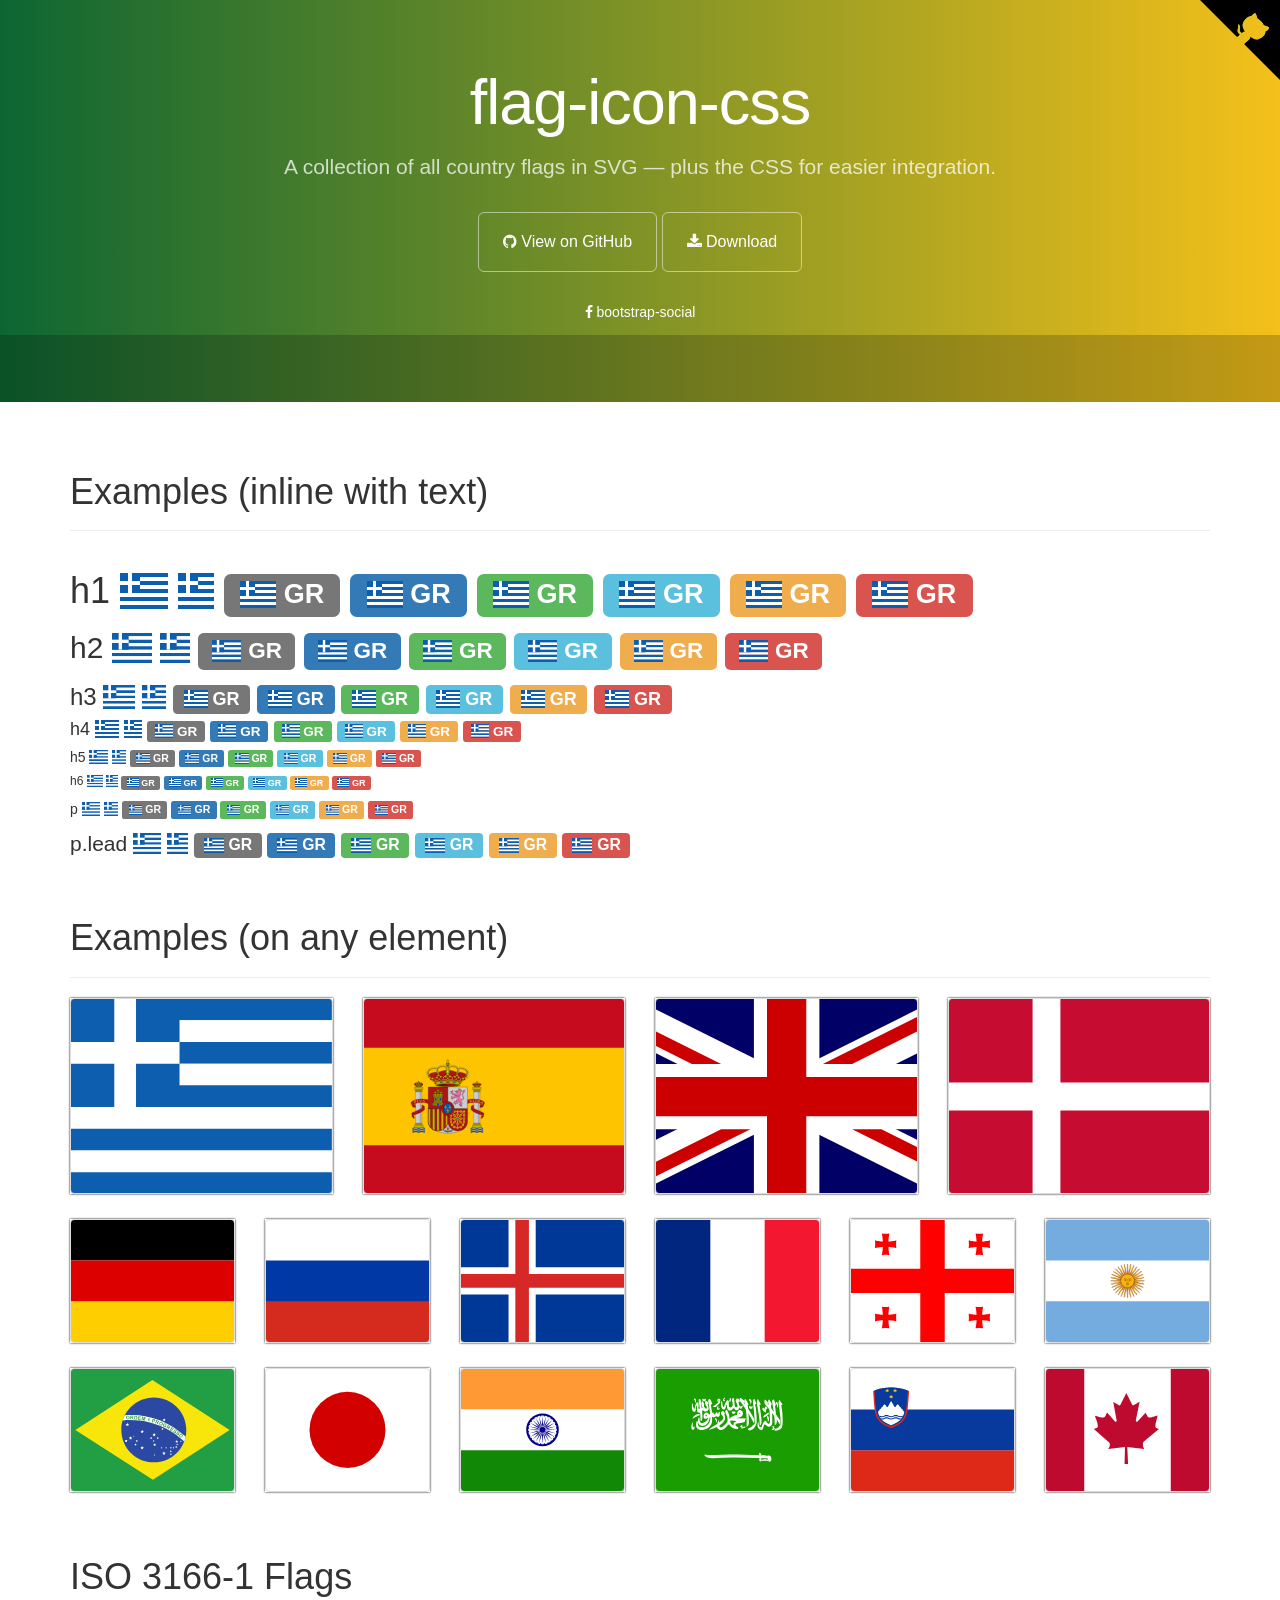
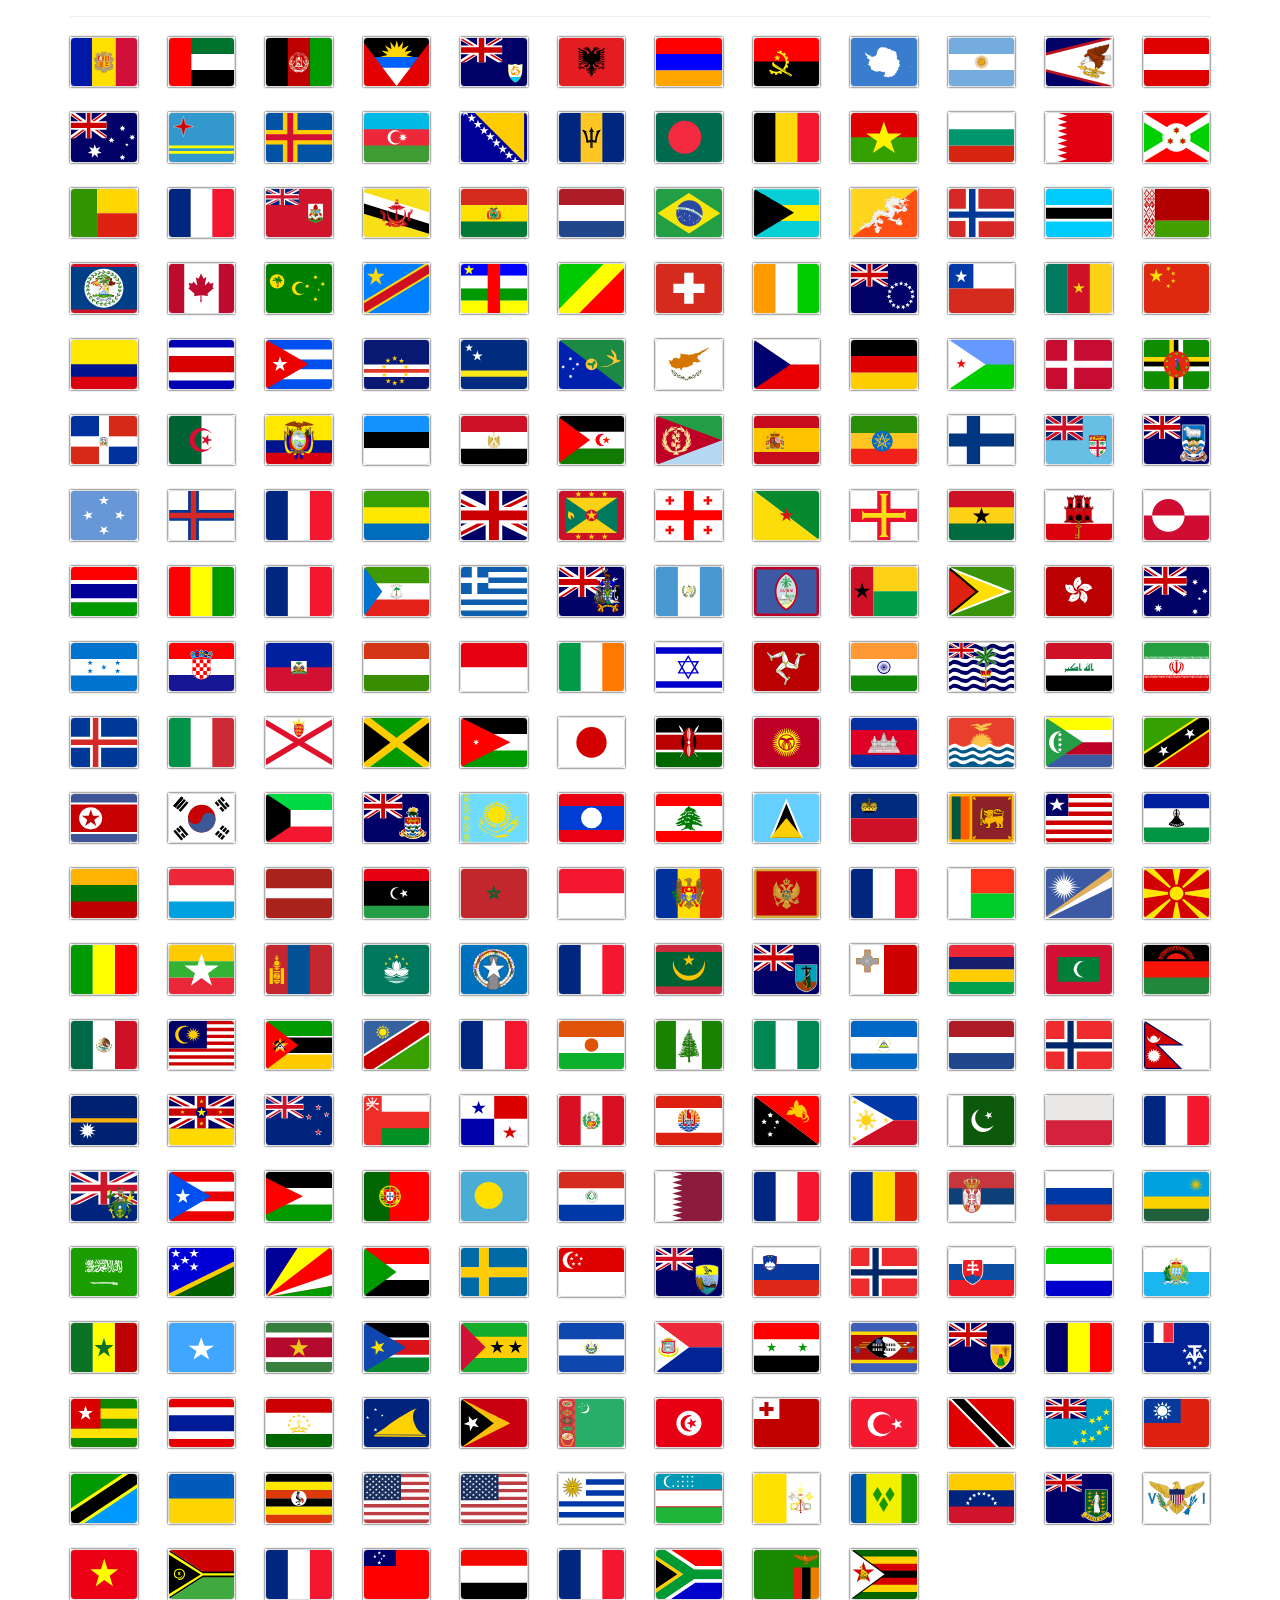
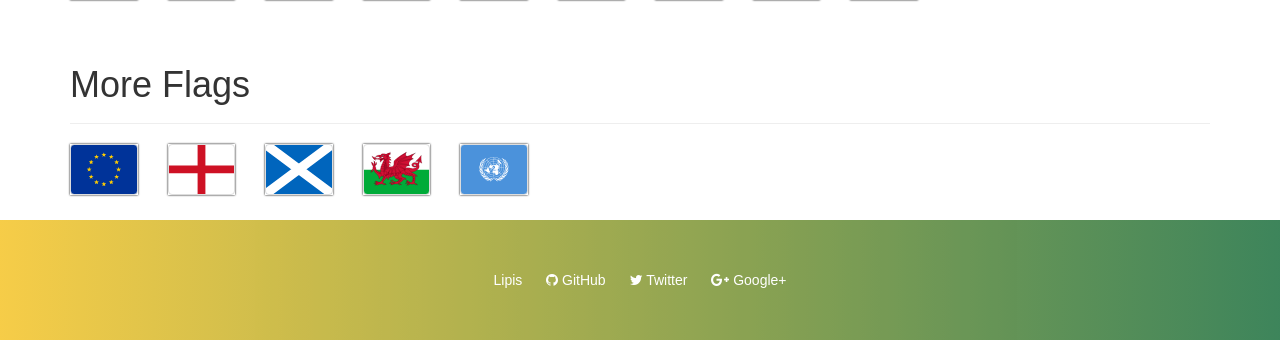
<file: ApptecPortalWeb/Content/vendors/iconfonts/flag-icon-css/index.html>
<!DOCTYPE html>
<html lang="en">
  <head>
    <meta charset="utf-8">
    <meta name="viewport" content="width=device-width, initial-scale=1.0">
    <meta property="og:type" content="website" />
    <meta property="og:url" content="https://lipis.github.io/flag-icon-css/" />

    <title>SVG Country Flags | flag-icon-css</title>

    <link href="https://maxcdn.bootstrapcdn.com/bootstrap/3.3.6/css/bootstrap.min.css" rel="stylesheet" id="bootstrap">
    <link href="https://maxcdn.bootstrapcdn.com/font-awesome/4.5.0/css/font-awesome.min.css" rel="stylesheet">
    <link href="./assets/docs.css" rel="stylesheet">
    <link href="./css/flag-icon.css" rel="stylesheet">
  </head>

  <body>
    <div class="jumbotron">
      <div class="container">
        <h1>flag-icon-css</h1>
        <p>
          A collection of all country flags in SVG — plus the CSS for easier integration.
        </p>
        <a href="https://github.com/lipis/flag-icon-css" class="btn btn-outline btn-lg"><span class="fa fa-github"></span> View on GitHub</a>
        <a href="https://github.com/lipis/flag-icon-css/archive/master.zip" class="btn btn-outline btn-lg"><span class="fa fa-download"></span> Download</a>
        <ul class="jumbotron-links">
          <li><a href="https://lipis.github.io/bootstrap-social"><span class="fa fa-facebook"></span> bootstrap-social</a></li>
        </ul>
      </div>
      <div class="bottom">
        <iframe src="https://ghbtns.com/github-btn.html?user=lipis&amp;repo=flag-icon-css&amp;type=watch&amp;count=true" class="social-share"></iframe>
      </div>
    </div>
    <script>
      if (window.location.hostname.indexOf('github') > 0) {
        window.location.replace("http://flag-icon-css.lip.is/");
      }
    </script>
    <div class="container">
      <section id="examples">
        <div class="page-header">
          <h1>Examples (inline with text)</h1>
        </div>
        <div class="no-wrap">
          <h1>
            h1
            <span class="flag-icon flag-icon-gr"></span>
            <span class="flag-icon flag-icon-squared flag-icon-gr"></span>
            <span class="label label-default"><span class="flag-icon flag-icon-gr"></span> GR</span>
            <span class="label label-primary"><span class="flag-icon flag-icon-gr"></span> GR</span>
            <span class="label label-success"><span class="flag-icon flag-icon-gr"></span> GR</span>
            <span class="label label-info"><span class="flag-icon flag-icon-gr"></span> GR</span>
            <span class="label label-warning"><span class="flag-icon flag-icon-gr"></span> GR</span>
            <span class="label label-danger"><span class="flag-icon flag-icon-gr"></span> GR</span>
          </h1>
          <h2>
            h2
            <span class="flag-icon flag-icon-gr"></span>
            <span class="flag-icon flag-icon-squared flag-icon-gr"></span>
            <span class="label label-default"><span class="flag-icon flag-icon-gr"></span> GR</span>
            <span class="label label-primary"><span class="flag-icon flag-icon-gr"></span> GR</span>
            <span class="label label-success"><span class="flag-icon flag-icon-gr"></span> GR</span>
            <span class="label label-info"><span class="flag-icon flag-icon-gr"></span> GR</span>
            <span class="label label-warning"><span class="flag-icon flag-icon-gr"></span> GR</span>
            <span class="label label-danger"><span class="flag-icon flag-icon-gr"></span> GR</span>
          </h2>
          <h3>
            h3
            <span class="flag-icon flag-icon-gr"></span>
            <span class="flag-icon flag-icon-squared flag-icon-gr"></span>
            <span class="label label-default"><span class="flag-icon flag-icon-gr"></span> GR</span>
            <span class="label label-primary"><span class="flag-icon flag-icon-gr"></span> GR</span>
            <span class="label label-success"><span class="flag-icon flag-icon-gr"></span> GR</span>
            <span class="label label-info"><span class="flag-icon flag-icon-gr"></span> GR</span>
            <span class="label label-warning"><span class="flag-icon flag-icon-gr"></span> GR</span>
            <span class="label label-danger"><span class="flag-icon flag-icon-gr"></span> GR</span>
          </h3>
          <h4>
            h4
            <span class="flag-icon flag-icon-gr"></span>
            <span class="flag-icon flag-icon-squared flag-icon-gr"></span>
            <span class="label label-default"><span class="flag-icon flag-icon-gr"></span> GR</span>
            <span class="label label-primary"><span class="flag-icon flag-icon-gr"></span> GR</span>
            <span class="label label-success"><span class="flag-icon flag-icon-gr"></span> GR</span>
            <span class="label label-info"><span class="flag-icon flag-icon-gr"></span> GR</span>
            <span class="label label-warning"><span class="flag-icon flag-icon-gr"></span> GR</span>
            <span class="label label-danger"><span class="flag-icon flag-icon-gr"></span> GR</span>
          </h4>
          <h5>
            h5
            <span class="flag-icon flag-icon-gr"></span>
            <span class="flag-icon flag-icon-squared flag-icon-gr"></span>
            <span class="label label-default"><span class="flag-icon flag-icon-gr"></span> GR</span>
            <span class="label label-primary"><span class="flag-icon flag-icon-gr"></span> GR</span>
            <span class="label label-success"><span class="flag-icon flag-icon-gr"></span> GR</span>
            <span class="label label-info"><span class="flag-icon flag-icon-gr"></span> GR</span>
            <span class="label label-warning"><span class="flag-icon flag-icon-gr"></span> GR</span>
            <span class="label label-danger"><span class="flag-icon flag-icon-gr"></span> GR</span>
          </h5>
          <h6>
            h6
            <span class="flag-icon flag-icon-gr"></span>
            <span class="flag-icon flag-icon-squared flag-icon-gr"></span>
            <span class="label label-default"><span class="flag-icon flag-icon-gr"></span> GR</span>
            <span class="label label-primary"><span class="flag-icon flag-icon-gr"></span> GR</span>
            <span class="label label-success"><span class="flag-icon flag-icon-gr"></span> GR</span>
            <span class="label label-info"><span class="flag-icon flag-icon-gr"></span> GR</span>
            <span class="label label-warning"><span class="flag-icon flag-icon-gr"></span> GR</span>
            <span class="label label-danger"><span class="flag-icon flag-icon-gr"></span> GR</span>
          </h6>
          <p>
            p
            <span class="flag-icon flag-icon-gr"></span>
            <span class="flag-icon flag-icon-squared flag-icon-gr"></span>
            <span class="label label-default"><span class="flag-icon flag-icon-gr"></span> GR</span>
            <span class="label label-primary"><span class="flag-icon flag-icon-gr"></span> GR</span>
            <span class="label label-success"><span class="flag-icon flag-icon-gr"></span> GR</span>
            <span class="label label-info"><span class="flag-icon flag-icon-gr"></span> GR</span>
            <span class="label label-warning"><span class="flag-icon flag-icon-gr"></span> GR</span>
            <span class="label label-danger"><span class="flag-icon flag-icon-gr"></span> GR</span>
          </p>
          <p class="lead">
            p.lead
            <span class="flag-icon flag-icon-gr"></span>
            <span class="flag-icon flag-icon-squared flag-icon-gr"></span>
            <span class="label label-default"><span class="flag-icon flag-icon-gr"></span> GR</span>
            <span class="label label-primary"><span class="flag-icon flag-icon-gr"></span> GR</span>
            <span class="label label-success"><span class="flag-icon flag-icon-gr"></span> GR</span>
            <span class="label label-info"><span class="flag-icon flag-icon-gr"></span> GR</span>
            <span class="label label-warning"><span class="flag-icon flag-icon-gr"></span> GR</span>
            <span class="label label-danger"><span class="flag-icon flag-icon-gr"></span> GR</span>
          </p>
        </section>
      </section>
      <section id="more" class="d">
        <div class="page-header">
          <h1>Examples (on any element)</h1>
        </div>
        <div class="row">
          <div class="col-lg-3 col-md-4 col-sm-4 col-xs-6">
            <div class="flag-wrapper">
              <div class="img-thumbnail flag flag-icon-background flag-icon-gr"></div>
            </div>
          </div>
          <div class="col-lg-3 col-md-4 col-sm-4 col-xs-6">
            <div class="flag-wrapper">
              <div class="img-thumbnail flag flag-icon-background flag-icon-es"></div>
            </div>
          </div>
          <div class="col-lg-3 col-md-4 col-sm-4 col-xs-3">
            <div class="flag-wrapper">
              <div class="img-thumbnail flag flag-icon-background flag-icon-gb"></div>
            </div>
          </div>
          <div class="col-lg-3 col-sm-2 col-xs-3">
            <div class="flag-wrapper">
              <div class="img-thumbnail flag flag-icon-background flag-icon-dk"></div>
            </div>
          </div>
          <div class="col-sm-2 col-xs-3">
            <div class="flag-wrapper">
              <div class="img-thumbnail flag flag-icon-background flag-icon-de"></div>
            </div>
          </div>
          <div class="col-sm-2 col-xs-3">
            <div class="flag-wrapper">
              <div class="img-thumbnail flag flag-icon-background flag-icon-ru"></div>
            </div>
          </div>
          <div class="col-sm-2 col-xs-3">
            <div class="flag-wrapper">
              <div class="img-thumbnail flag flag-icon-background flag-icon-is"></div>
            </div>
          </div>
          <div class="col-sm-2 col-xs-3">
            <div class="flag-wrapper">
              <div class="img-thumbnail flag flag-icon-background flag-icon-fr"></div>
            </div>
          </div>
          <div class="col-sm-2 col-xs-3">
            <div class="flag-wrapper">
              <div class="img-thumbnail flag flag-icon-background flag-icon-ge"></div>
            </div>
          </div>
          <div class="col-sm-2 col-xs-3">
            <div class="flag-wrapper">
              <div class="img-thumbnail flag flag-icon-background flag-icon-ar"></div>
            </div>
          </div>
          <div class="col-sm-2 col-xs-3">
            <div class="flag-wrapper">
              <div class="img-thumbnail flag flag-icon-background flag-icon-br"></div>
            </div>
          </div>
          <div class="col-sm-2 col-xs-3">
            <div class="flag-wrapper">
              <div class="img-thumbnail flag flag-icon-background flag-icon-jp"></div>
            </div>
          </div>
          <div class="col-sm-2 col-xs-3 hidden-xs">
            <div class="flag-wrapper">
              <div class="img-thumbnail flag flag-icon-background flag-icon-in"></div>
            </div>
          </div>
          <div class="col-sm-2 col-xs-3">
            <div class="flag-wrapper">
              <div class="img-thumbnail flag flag-icon-background flag-icon-sa"></div>
            </div>
          </div>
          <div class="col-sm-2 col-xs-3">
            <div class="flag-wrapper">
              <div class="img-thumbnail flag flag-icon-background flag-icon-si"></div>
            </div>
          </div>
          <div class="col-sm-2 col-xs-3 visible-lg">
            <div class="flag-wrapper">
              <div class="img-thumbnail flag flag-icon-background flag-icon-ca"></div>
            </div>
          </div>
        </div>
      </section>
      <section class="all-flags">
        <div class="page-header">
          <h1>ISO 3166-1 Flags</h1>
        </div>
        <div class="row">
          <div class="col-md-1 col-sm-2 col-xs-3"><div class="flag-wrapper"><div class="img-thumbnail flag flag-icon-background flag-icon-ad" title="ad" id="ad"></div></div></div>
          <div class="col-md-1 col-sm-2 col-xs-3"><div class="flag-wrapper"><div class="img-thumbnail flag flag-icon-background flag-icon-ae" title="ae" id="ae"></div></div></div>
          <div class="col-md-1 col-sm-2 col-xs-3"><div class="flag-wrapper"><div class="img-thumbnail flag flag-icon-background flag-icon-af" title="af" id="af"></div></div></div>
          <div class="col-md-1 col-sm-2 col-xs-3"><div class="flag-wrapper"><div class="img-thumbnail flag flag-icon-background flag-icon-ag" title="ag" id="ag"></div></div></div>
          <div class="col-md-1 col-sm-2 col-xs-3"><div class="flag-wrapper"><div class="img-thumbnail flag flag-icon-background flag-icon-ai" title="ai" id="ai"></div></div></div>
          <div class="col-md-1 col-sm-2 col-xs-3"><div class="flag-wrapper"><div class="img-thumbnail flag flag-icon-background flag-icon-al" title="al" id="al"></div></div></div>
          <div class="col-md-1 col-sm-2 col-xs-3"><div class="flag-wrapper"><div class="img-thumbnail flag flag-icon-background flag-icon-am" title="am" id="am"></div></div></div>
          <div class="col-md-1 col-sm-2 col-xs-3"><div class="flag-wrapper"><div class="img-thumbnail flag flag-icon-background flag-icon-ao" title="ao" id="ao"></div></div></div>
          <div class="col-md-1 col-sm-2 col-xs-3"><div class="flag-wrapper"><div class="img-thumbnail flag flag-icon-background flag-icon-aq" title="aq" id="aq"></div></div></div>
          <div class="col-md-1 col-sm-2 col-xs-3"><div class="flag-wrapper"><div class="img-thumbnail flag flag-icon-background flag-icon-ar" title="ar" id="ar"></div></div></div>
          <div class="col-md-1 col-sm-2 col-xs-3"><div class="flag-wrapper"><div class="img-thumbnail flag flag-icon-background flag-icon-as" title="as" id="as"></div></div></div>
          <div class="col-md-1 col-sm-2 col-xs-3"><div class="flag-wrapper"><div class="img-thumbnail flag flag-icon-background flag-icon-at" title="at" id="at"></div></div></div>
          <div class="col-md-1 col-sm-2 col-xs-3"><div class="flag-wrapper"><div class="img-thumbnail flag flag-icon-background flag-icon-au" title="au" id="au"></div></div></div>
          <div class="col-md-1 col-sm-2 col-xs-3"><div class="flag-wrapper"><div class="img-thumbnail flag flag-icon-background flag-icon-aw" title="aw" id="aw"></div></div></div>
          <div class="col-md-1 col-sm-2 col-xs-3"><div class="flag-wrapper"><div class="img-thumbnail flag flag-icon-background flag-icon-ax" title="ax" id="ax"></div></div></div>
          <div class="col-md-1 col-sm-2 col-xs-3"><div class="flag-wrapper"><div class="img-thumbnail flag flag-icon-background flag-icon-az" title="az" id="az"></div></div></div>
          <div class="col-md-1 col-sm-2 col-xs-3"><div class="flag-wrapper"><div class="img-thumbnail flag flag-icon-background flag-icon-ba" title="ba" id="ba"></div></div></div>
          <div class="col-md-1 col-sm-2 col-xs-3"><div class="flag-wrapper"><div class="img-thumbnail flag flag-icon-background flag-icon-bb" title="bb" id="bb"></div></div></div>
          <div class="col-md-1 col-sm-2 col-xs-3"><div class="flag-wrapper"><div class="img-thumbnail flag flag-icon-background flag-icon-bd" title="bd" id="bd"></div></div></div>
          <div class="col-md-1 col-sm-2 col-xs-3"><div class="flag-wrapper"><div class="img-thumbnail flag flag-icon-background flag-icon-be" title="be" id="be"></div></div></div>
          <div class="col-md-1 col-sm-2 col-xs-3"><div class="flag-wrapper"><div class="img-thumbnail flag flag-icon-background flag-icon-bf" title="bf" id="bf"></div></div></div>
          <div class="col-md-1 col-sm-2 col-xs-3"><div class="flag-wrapper"><div class="img-thumbnail flag flag-icon-background flag-icon-bg" title="bg" id="bg"></div></div></div>
          <div class="col-md-1 col-sm-2 col-xs-3"><div class="flag-wrapper"><div class="img-thumbnail flag flag-icon-background flag-icon-bh" title="bh" id="bh"></div></div></div>
          <div class="col-md-1 col-sm-2 col-xs-3"><div class="flag-wrapper"><div class="img-thumbnail flag flag-icon-background flag-icon-bi" title="bi" id="bi"></div></div></div>
          <div class="col-md-1 col-sm-2 col-xs-3"><div class="flag-wrapper"><div class="img-thumbnail flag flag-icon-background flag-icon-bj" title="bj" id="bj"></div></div></div>
          <div class="col-md-1 col-sm-2 col-xs-3"><div class="flag-wrapper"><div class="img-thumbnail flag flag-icon-background flag-icon-bl" title="bl" id="bl"></div></div></div>
          <div class="col-md-1 col-sm-2 col-xs-3"><div class="flag-wrapper"><div class="img-thumbnail flag flag-icon-background flag-icon-bm" title="bm" id="bm"></div></div></div>
          <div class="col-md-1 col-sm-2 col-xs-3"><div class="flag-wrapper"><div class="img-thumbnail flag flag-icon-background flag-icon-bn" title="bn" id="bn"></div></div></div>
          <div class="col-md-1 col-sm-2 col-xs-3"><div class="flag-wrapper"><div class="img-thumbnail flag flag-icon-background flag-icon-bo" title="bo" id="bo"></div></div></div>
          <div class="col-md-1 col-sm-2 col-xs-3"><div class="flag-wrapper"><div class="img-thumbnail flag flag-icon-background flag-icon-bq" title="bq" id="bq"></div></div></div>
          <div class="col-md-1 col-sm-2 col-xs-3"><div class="flag-wrapper"><div class="img-thumbnail flag flag-icon-background flag-icon-br" title="br" id="br"></div></div></div>
          <div class="col-md-1 col-sm-2 col-xs-3"><div class="flag-wrapper"><div class="img-thumbnail flag flag-icon-background flag-icon-bs" title="bs" id="bs"></div></div></div>
          <div class="col-md-1 col-sm-2 col-xs-3"><div class="flag-wrapper"><div class="img-thumbnail flag flag-icon-background flag-icon-bt" title="bt" id="bt"></div></div></div>
          <div class="col-md-1 col-sm-2 col-xs-3"><div class="flag-wrapper"><div class="img-thumbnail flag flag-icon-background flag-icon-bv" title="bv" id="bv"></div></div></div>
          <div class="col-md-1 col-sm-2 col-xs-3"><div class="flag-wrapper"><div class="img-thumbnail flag flag-icon-background flag-icon-bw" title="bw" id="bw"></div></div></div>
          <div class="col-md-1 col-sm-2 col-xs-3"><div class="flag-wrapper"><div class="img-thumbnail flag flag-icon-background flag-icon-by" title="by" id="by"></div></div></div>
          <div class="col-md-1 col-sm-2 col-xs-3"><div class="flag-wrapper"><div class="img-thumbnail flag flag-icon-background flag-icon-bz" title="bz" id="bz"></div></div></div>
          <div class="col-md-1 col-sm-2 col-xs-3"><div class="flag-wrapper"><div class="img-thumbnail flag flag-icon-background flag-icon-ca" title="ca" id="ca"></div></div></div>
          <div class="col-md-1 col-sm-2 col-xs-3"><div class="flag-wrapper"><div class="img-thumbnail flag flag-icon-background flag-icon-cc" title="cc" id="cc"></div></div></div>
          <div class="col-md-1 col-sm-2 col-xs-3"><div class="flag-wrapper"><div class="img-thumbnail flag flag-icon-background flag-icon-cd" title="cd" id="cd"></div></div></div>
          <div class="col-md-1 col-sm-2 col-xs-3"><div class="flag-wrapper"><div class="img-thumbnail flag flag-icon-background flag-icon-cf" title="cf" id="cf"></div></div></div>
          <div class="col-md-1 col-sm-2 col-xs-3"><div class="flag-wrapper"><div class="img-thumbnail flag flag-icon-background flag-icon-cg" title="cg" id="cg"></div></div></div>
          <div class="col-md-1 col-sm-2 col-xs-3"><div class="flag-wrapper"><div class="img-thumbnail flag flag-icon-background flag-icon-ch" title="ch" id="ch"></div></div></div>
          <div class="col-md-1 col-sm-2 col-xs-3"><div class="flag-wrapper"><div class="img-thumbnail flag flag-icon-background flag-icon-ci" title="ci" id="ci"></div></div></div>
          <div class="col-md-1 col-sm-2 col-xs-3"><div class="flag-wrapper"><div class="img-thumbnail flag flag-icon-background flag-icon-ck" title="ck" id="ck"></div></div></div>
          <div class="col-md-1 col-sm-2 col-xs-3"><div class="flag-wrapper"><div class="img-thumbnail flag flag-icon-background flag-icon-cl" title="cl" id="cl"></div></div></div>
          <div class="col-md-1 col-sm-2 col-xs-3"><div class="flag-wrapper"><div class="img-thumbnail flag flag-icon-background flag-icon-cm" title="cm" id="cm"></div></div></div>
          <div class="col-md-1 col-sm-2 col-xs-3"><div class="flag-wrapper"><div class="img-thumbnail flag flag-icon-background flag-icon-cn" title="cn" id="cn"></div></div></div>
          <div class="col-md-1 col-sm-2 col-xs-3"><div class="flag-wrapper"><div class="img-thumbnail flag flag-icon-background flag-icon-co" title="co" id="co"></div></div></div>
          <div class="col-md-1 col-sm-2 col-xs-3"><div class="flag-wrapper"><div class="img-thumbnail flag flag-icon-background flag-icon-cr" title="cr" id="cr"></div></div></div>
          <div class="col-md-1 col-sm-2 col-xs-3"><div class="flag-wrapper"><div class="img-thumbnail flag flag-icon-background flag-icon-cu" title="cu" id="cu"></div></div></div>
          <div class="col-md-1 col-sm-2 col-xs-3"><div class="flag-wrapper"><div class="img-thumbnail flag flag-icon-background flag-icon-cv" title="cv" id="cv"></div></div></div>
          <div class="col-md-1 col-sm-2 col-xs-3"><div class="flag-wrapper"><div class="img-thumbnail flag flag-icon-background flag-icon-cw" title="cw" id="cw"></div></div></div>
          <div class="col-md-1 col-sm-2 col-xs-3"><div class="flag-wrapper"><div class="img-thumbnail flag flag-icon-background flag-icon-cx" title="cx" id="cx"></div></div></div>
          <div class="col-md-1 col-sm-2 col-xs-3"><div class="flag-wrapper"><div class="img-thumbnail flag flag-icon-background flag-icon-cy" title="cy" id="cy"></div></div></div>
          <div class="col-md-1 col-sm-2 col-xs-3"><div class="flag-wrapper"><div class="img-thumbnail flag flag-icon-background flag-icon-cz" title="cz" id="cz"></div></div></div>
          <div class="col-md-1 col-sm-2 col-xs-3"><div class="flag-wrapper"><div class="img-thumbnail flag flag-icon-background flag-icon-de" title="de" id="de"></div></div></div>
          <div class="col-md-1 col-sm-2 col-xs-3"><div class="flag-wrapper"><div class="img-thumbnail flag flag-icon-background flag-icon-dj" title="dj" id="dj"></div></div></div>
          <div class="col-md-1 col-sm-2 col-xs-3"><div class="flag-wrapper"><div class="img-thumbnail flag flag-icon-background flag-icon-dk" title="dk" id="dk"></div></div></div>
          <div class="col-md-1 col-sm-2 col-xs-3"><div class="flag-wrapper"><div class="img-thumbnail flag flag-icon-background flag-icon-dm" title="dm" id="dm"></div></div></div>
          <div class="col-md-1 col-sm-2 col-xs-3"><div class="flag-wrapper"><div class="img-thumbnail flag flag-icon-background flag-icon-do" title="do" id="do"></div></div></div>
          <div class="col-md-1 col-sm-2 col-xs-3"><div class="flag-wrapper"><div class="img-thumbnail flag flag-icon-background flag-icon-dz" title="dz" id="dz"></div></div></div>
          <div class="col-md-1 col-sm-2 col-xs-3"><div class="flag-wrapper"><div class="img-thumbnail flag flag-icon-background flag-icon-ec" title="ec" id="ec"></div></div></div>
          <div class="col-md-1 col-sm-2 col-xs-3"><div class="flag-wrapper"><div class="img-thumbnail flag flag-icon-background flag-icon-ee" title="ee" id="ee"></div></div></div>
          <div class="col-md-1 col-sm-2 col-xs-3"><div class="flag-wrapper"><div class="img-thumbnail flag flag-icon-background flag-icon-eg" title="eg" id="eg"></div></div></div>
          <div class="col-md-1 col-sm-2 col-xs-3"><div class="flag-wrapper"><div class="img-thumbnail flag flag-icon-background flag-icon-eh" title="eh" id="eh"></div></div></div>
          <div class="col-md-1 col-sm-2 col-xs-3"><div class="flag-wrapper"><div class="img-thumbnail flag flag-icon-background flag-icon-er" title="er" id="er"></div></div></div>
          <div class="col-md-1 col-sm-2 col-xs-3"><div class="flag-wrapper"><div class="img-thumbnail flag flag-icon-background flag-icon-es" title="es" id="es"></div></div></div>
          <div class="col-md-1 col-sm-2 col-xs-3"><div class="flag-wrapper"><div class="img-thumbnail flag flag-icon-background flag-icon-et" title="et" id="et"></div></div></div>
          <div class="col-md-1 col-sm-2 col-xs-3"><div class="flag-wrapper"><div class="img-thumbnail flag flag-icon-background flag-icon-fi" title="fi" id="fi"></div></div></div>
          <div class="col-md-1 col-sm-2 col-xs-3"><div class="flag-wrapper"><div class="img-thumbnail flag flag-icon-background flag-icon-fj" title="fj" id="fj"></div></div></div>
          <div class="col-md-1 col-sm-2 col-xs-3"><div class="flag-wrapper"><div class="img-thumbnail flag flag-icon-background flag-icon-fk" title="fk" id="fk"></div></div></div>
          <div class="col-md-1 col-sm-2 col-xs-3"><div class="flag-wrapper"><div class="img-thumbnail flag flag-icon-background flag-icon-fm" title="fm" id="fm"></div></div></div>
          <div class="col-md-1 col-sm-2 col-xs-3"><div class="flag-wrapper"><div class="img-thumbnail flag flag-icon-background flag-icon-fo" title="fo" id="fo"></div></div></div>
          <div class="col-md-1 col-sm-2 col-xs-3"><div class="flag-wrapper"><div class="img-thumbnail flag flag-icon-background flag-icon-fr" title="fr" id="fr"></div></div></div>
          <div class="col-md-1 col-sm-2 col-xs-3"><div class="flag-wrapper"><div class="img-thumbnail flag flag-icon-background flag-icon-ga" title="ga" id="ga"></div></div></div>
          <div class="col-md-1 col-sm-2 col-xs-3"><div class="flag-wrapper"><div class="img-thumbnail flag flag-icon-background flag-icon-gb" title="gb" id="gb"></div></div></div>
          <div class="col-md-1 col-sm-2 col-xs-3"><div class="flag-wrapper"><div class="img-thumbnail flag flag-icon-background flag-icon-gd" title="gd" id="gd"></div></div></div>
          <div class="col-md-1 col-sm-2 col-xs-3"><div class="flag-wrapper"><div class="img-thumbnail flag flag-icon-background flag-icon-ge" title="ge" id="ge"></div></div></div>
          <div class="col-md-1 col-sm-2 col-xs-3"><div class="flag-wrapper"><div class="img-thumbnail flag flag-icon-background flag-icon-gf" title="gf" id="gf"></div></div></div>
          <div class="col-md-1 col-sm-2 col-xs-3"><div class="flag-wrapper"><div class="img-thumbnail flag flag-icon-background flag-icon-gg" title="gg" id="gg"></div></div></div>
          <div class="col-md-1 col-sm-2 col-xs-3"><div class="flag-wrapper"><div class="img-thumbnail flag flag-icon-background flag-icon-gh" title="gh" id="gh"></div></div></div>
          <div class="col-md-1 col-sm-2 col-xs-3"><div class="flag-wrapper"><div class="img-thumbnail flag flag-icon-background flag-icon-gi" title="gi" id="gi"></div></div></div>
          <div class="col-md-1 col-sm-2 col-xs-3"><div class="flag-wrapper"><div class="img-thumbnail flag flag-icon-background flag-icon-gl" title="gl" id="gl"></div></div></div>
          <div class="col-md-1 col-sm-2 col-xs-3"><div class="flag-wrapper"><div class="img-thumbnail flag flag-icon-background flag-icon-gm" title="gm" id="gm"></div></div></div>
          <div class="col-md-1 col-sm-2 col-xs-3"><div class="flag-wrapper"><div class="img-thumbnail flag flag-icon-background flag-icon-gn" title="gn" id="gn"></div></div></div>
          <div class="col-md-1 col-sm-2 col-xs-3"><div class="flag-wrapper"><div class="img-thumbnail flag flag-icon-background flag-icon-gp" title="gp" id="gp"></div></div></div>
          <div class="col-md-1 col-sm-2 col-xs-3"><div class="flag-wrapper"><div class="img-thumbnail flag flag-icon-background flag-icon-gq" title="gq" id="gq"></div></div></div>
          <div class="col-md-1 col-sm-2 col-xs-3"><div class="flag-wrapper"><div class="img-thumbnail flag flag-icon-background flag-icon-gr" title="gr" id="gr"></div></div></div>
          <div class="col-md-1 col-sm-2 col-xs-3"><div class="flag-wrapper"><div class="img-thumbnail flag flag-icon-background flag-icon-gs" title="gs" id="gs"></div></div></div>
          <div class="col-md-1 col-sm-2 col-xs-3"><div class="flag-wrapper"><div class="img-thumbnail flag flag-icon-background flag-icon-gt" title="gt" id="gt"></div></div></div>
          <div class="col-md-1 col-sm-2 col-xs-3"><div class="flag-wrapper"><div class="img-thumbnail flag flag-icon-background flag-icon-gu" title="gu" id="gu"></div></div></div>
          <div class="col-md-1 col-sm-2 col-xs-3"><div class="flag-wrapper"><div class="img-thumbnail flag flag-icon-background flag-icon-gw" title="gw" id="gw"></div></div></div>
          <div class="col-md-1 col-sm-2 col-xs-3"><div class="flag-wrapper"><div class="img-thumbnail flag flag-icon-background flag-icon-gy" title="gy" id="gy"></div></div></div>
          <div class="col-md-1 col-sm-2 col-xs-3"><div class="flag-wrapper"><div class="img-thumbnail flag flag-icon-background flag-icon-hk" title="hk" id="hk"></div></div></div>
          <div class="col-md-1 col-sm-2 col-xs-3"><div class="flag-wrapper"><div class="img-thumbnail flag flag-icon-background flag-icon-hm" title="hm" id="hm"></div></div></div>
          <div class="col-md-1 col-sm-2 col-xs-3"><div class="flag-wrapper"><div class="img-thumbnail flag flag-icon-background flag-icon-hn" title="hn" id="hn"></div></div></div>
          <div class="col-md-1 col-sm-2 col-xs-3"><div class="flag-wrapper"><div class="img-thumbnail flag flag-icon-background flag-icon-hr" title="hr" id="hr"></div></div></div>
          <div class="col-md-1 col-sm-2 col-xs-3"><div class="flag-wrapper"><div class="img-thumbnail flag flag-icon-background flag-icon-ht" title="ht" id="ht"></div></div></div>
          <div class="col-md-1 col-sm-2 col-xs-3"><div class="flag-wrapper"><div class="img-thumbnail flag flag-icon-background flag-icon-hu" title="hu" id="hu"></div></div></div>
          <div class="col-md-1 col-sm-2 col-xs-3"><div class="flag-wrapper"><div class="img-thumbnail flag flag-icon-background flag-icon-id" title="id" id="id"></div></div></div>
          <div class="col-md-1 col-sm-2 col-xs-3"><div class="flag-wrapper"><div class="img-thumbnail flag flag-icon-background flag-icon-ie" title="ie" id="ie"></div></div></div>
          <div class="col-md-1 col-sm-2 col-xs-3"><div class="flag-wrapper"><div class="img-thumbnail flag flag-icon-background flag-icon-il" title="il" id="il"></div></div></div>
          <div class="col-md-1 col-sm-2 col-xs-3"><div class="flag-wrapper"><div class="img-thumbnail flag flag-icon-background flag-icon-im" title="im" id="im"></div></div></div>
          <div class="col-md-1 col-sm-2 col-xs-3"><div class="flag-wrapper"><div class="img-thumbnail flag flag-icon-background flag-icon-in" title="in" id="in"></div></div></div>
          <div class="col-md-1 col-sm-2 col-xs-3"><div class="flag-wrapper"><div class="img-thumbnail flag flag-icon-background flag-icon-io" title="io" id="io"></div></div></div>
          <div class="col-md-1 col-sm-2 col-xs-3"><div class="flag-wrapper"><div class="img-thumbnail flag flag-icon-background flag-icon-iq" title="iq" id="iq"></div></div></div>
          <div class="col-md-1 col-sm-2 col-xs-3"><div class="flag-wrapper"><div class="img-thumbnail flag flag-icon-background flag-icon-ir" title="ir" id="ir"></div></div></div>
          <div class="col-md-1 col-sm-2 col-xs-3"><div class="flag-wrapper"><div class="img-thumbnail flag flag-icon-background flag-icon-is" title="is" id="is"></div></div></div>
          <div class="col-md-1 col-sm-2 col-xs-3"><div class="flag-wrapper"><div class="img-thumbnail flag flag-icon-background flag-icon-it" title="it" id="it"></div></div></div>
          <div class="col-md-1 col-sm-2 col-xs-3"><div class="flag-wrapper"><div class="img-thumbnail flag flag-icon-background flag-icon-je" title="je" id="je"></div></div></div>
          <div class="col-md-1 col-sm-2 col-xs-3"><div class="flag-wrapper"><div class="img-thumbnail flag flag-icon-background flag-icon-jm" title="jm" id="jm"></div></div></div>
          <div class="col-md-1 col-sm-2 col-xs-3"><div class="flag-wrapper"><div class="img-thumbnail flag flag-icon-background flag-icon-jo" title="jo" id="jo"></div></div></div>
          <div class="col-md-1 col-sm-2 col-xs-3"><div class="flag-wrapper"><div class="img-thumbnail flag flag-icon-background flag-icon-jp" title="jp" id="jp"></div></div></div>
          <div class="col-md-1 col-sm-2 col-xs-3"><div class="flag-wrapper"><div class="img-thumbnail flag flag-icon-background flag-icon-ke" title="ke" id="ke"></div></div></div>
          <div class="col-md-1 col-sm-2 col-xs-3"><div class="flag-wrapper"><div class="img-thumbnail flag flag-icon-background flag-icon-kg" title="kg" id="kg"></div></div></div>
          <div class="col-md-1 col-sm-2 col-xs-3"><div class="flag-wrapper"><div class="img-thumbnail flag flag-icon-background flag-icon-kh" title="kh" id="kh"></div></div></div>
          <div class="col-md-1 col-sm-2 col-xs-3"><div class="flag-wrapper"><div class="img-thumbnail flag flag-icon-background flag-icon-ki" title="ki" id="ki"></div></div></div>
          <div class="col-md-1 col-sm-2 col-xs-3"><div class="flag-wrapper"><div class="img-thumbnail flag flag-icon-background flag-icon-km" title="km" id="km"></div></div></div>
          <div class="col-md-1 col-sm-2 col-xs-3"><div class="flag-wrapper"><div class="img-thumbnail flag flag-icon-background flag-icon-kn" title="kn" id="kn"></div></div></div>
          <div class="col-md-1 col-sm-2 col-xs-3"><div class="flag-wrapper"><div class="img-thumbnail flag flag-icon-background flag-icon-kp" title="kp" id="kp"></div></div></div>
          <div class="col-md-1 col-sm-2 col-xs-3"><div class="flag-wrapper"><div class="img-thumbnail flag flag-icon-background flag-icon-kr" title="kr" id="kr"></div></div></div>
          <div class="col-md-1 col-sm-2 col-xs-3"><div class="flag-wrapper"><div class="img-thumbnail flag flag-icon-background flag-icon-kw" title="kw" id="kw"></div></div></div>
          <div class="col-md-1 col-sm-2 col-xs-3"><div class="flag-wrapper"><div class="img-thumbnail flag flag-icon-background flag-icon-ky" title="ky" id="ky"></div></div></div>
          <div class="col-md-1 col-sm-2 col-xs-3"><div class="flag-wrapper"><div class="img-thumbnail flag flag-icon-background flag-icon-kz" title="kz" id="kz"></div></div></div>
          <div class="col-md-1 col-sm-2 col-xs-3"><div class="flag-wrapper"><div class="img-thumbnail flag flag-icon-background flag-icon-la" title="la" id="la"></div></div></div>
          <div class="col-md-1 col-sm-2 col-xs-3"><div class="flag-wrapper"><div class="img-thumbnail flag flag-icon-background flag-icon-lb" title="lb" id="lb"></div></div></div>
          <div class="col-md-1 col-sm-2 col-xs-3"><div class="flag-wrapper"><div class="img-thumbnail flag flag-icon-background flag-icon-lc" title="lc" id="lc"></div></div></div>
          <div class="col-md-1 col-sm-2 col-xs-3"><div class="flag-wrapper"><div class="img-thumbnail flag flag-icon-background flag-icon-li" title="li" id="li"></div></div></div>
          <div class="col-md-1 col-sm-2 col-xs-3"><div class="flag-wrapper"><div class="img-thumbnail flag flag-icon-background flag-icon-lk" title="lk" id="lk"></div></div></div>
          <div class="col-md-1 col-sm-2 col-xs-3"><div class="flag-wrapper"><div class="img-thumbnail flag flag-icon-background flag-icon-lr" title="lr" id="lr"></div></div></div>
          <div class="col-md-1 col-sm-2 col-xs-3"><div class="flag-wrapper"><div class="img-thumbnail flag flag-icon-background flag-icon-ls" title="ls" id="ls"></div></div></div>
          <div class="col-md-1 col-sm-2 col-xs-3"><div class="flag-wrapper"><div class="img-thumbnail flag flag-icon-background flag-icon-lt" title="lt" id="lt"></div></div></div>
          <div class="col-md-1 col-sm-2 col-xs-3"><div class="flag-wrapper"><div class="img-thumbnail flag flag-icon-background flag-icon-lu" title="lu" id="lu"></div></div></div>
          <div class="col-md-1 col-sm-2 col-xs-3"><div class="flag-wrapper"><div class="img-thumbnail flag flag-icon-background flag-icon-lv" title="lv" id="lv"></div></div></div>
          <div class="col-md-1 col-sm-2 col-xs-3"><div class="flag-wrapper"><div class="img-thumbnail flag flag-icon-background flag-icon-ly" title="ly" id="ly"></div></div></div>
          <div class="col-md-1 col-sm-2 col-xs-3"><div class="flag-wrapper"><div class="img-thumbnail flag flag-icon-background flag-icon-ma" title="ma" id="ma"></div></div></div>
          <div class="col-md-1 col-sm-2 col-xs-3"><div class="flag-wrapper"><div class="img-thumbnail flag flag-icon-background flag-icon-mc" title="mc" id="mc"></div></div></div>
          <div class="col-md-1 col-sm-2 col-xs-3"><div class="flag-wrapper"><div class="img-thumbnail flag flag-icon-background flag-icon-md" title="md" id="md"></div></div></div>
          <div class="col-md-1 col-sm-2 col-xs-3"><div class="flag-wrapper"><div class="img-thumbnail flag flag-icon-background flag-icon-me" title="me" id="me"></div></div></div>
          <div class="col-md-1 col-sm-2 col-xs-3"><div class="flag-wrapper"><div class="img-thumbnail flag flag-icon-background flag-icon-mf" title="mf" id="mf"></div></div></div>
          <div class="col-md-1 col-sm-2 col-xs-3"><div class="flag-wrapper"><div class="img-thumbnail flag flag-icon-background flag-icon-mg" title="mg" id="mg"></div></div></div>
          <div class="col-md-1 col-sm-2 col-xs-3"><div class="flag-wrapper"><div class="img-thumbnail flag flag-icon-background flag-icon-mh" title="mh" id="mh"></div></div></div>
          <div class="col-md-1 col-sm-2 col-xs-3"><div class="flag-wrapper"><div class="img-thumbnail flag flag-icon-background flag-icon-mk" title="mk" id="mk"></div></div></div>
          <div class="col-md-1 col-sm-2 col-xs-3"><div class="flag-wrapper"><div class="img-thumbnail flag flag-icon-background flag-icon-ml" title="ml" id="ml"></div></div></div>
          <div class="col-md-1 col-sm-2 col-xs-3"><div class="flag-wrapper"><div class="img-thumbnail flag flag-icon-background flag-icon-mm" title="mm" id="mm"></div></div></div>
          <div class="col-md-1 col-sm-2 col-xs-3"><div class="flag-wrapper"><div class="img-thumbnail flag flag-icon-background flag-icon-mn" title="mn" id="mn"></div></div></div>
          <div class="col-md-1 col-sm-2 col-xs-3"><div class="flag-wrapper"><div class="img-thumbnail flag flag-icon-background flag-icon-mo" title="mo" id="mo"></div></div></div>
          <div class="col-md-1 col-sm-2 col-xs-3"><div class="flag-wrapper"><div class="img-thumbnail flag flag-icon-background flag-icon-mp" title="mp" id="mp"></div></div></div>
          <div class="col-md-1 col-sm-2 col-xs-3"><div class="flag-wrapper"><div class="img-thumbnail flag flag-icon-background flag-icon-mq" title="mq" id="mq"></div></div></div>
          <div class="col-md-1 col-sm-2 col-xs-3"><div class="flag-wrapper"><div class="img-thumbnail flag flag-icon-background flag-icon-mr" title="mr" id="mr"></div></div></div>
          <div class="col-md-1 col-sm-2 col-xs-3"><div class="flag-wrapper"><div class="img-thumbnail flag flag-icon-background flag-icon-ms" title="ms" id="ms"></div></div></div>
          <div class="col-md-1 col-sm-2 col-xs-3"><div class="flag-wrapper"><div class="img-thumbnail flag flag-icon-background flag-icon-mt" title="mt" id="mt"></div></div></div>
          <div class="col-md-1 col-sm-2 col-xs-3"><div class="flag-wrapper"><div class="img-thumbnail flag flag-icon-background flag-icon-mu" title="mu" id="mu"></div></div></div>
          <div class="col-md-1 col-sm-2 col-xs-3"><div class="flag-wrapper"><div class="img-thumbnail flag flag-icon-background flag-icon-mv" title="mv" id="mv"></div></div></div>
          <div class="col-md-1 col-sm-2 col-xs-3"><div class="flag-wrapper"><div class="img-thumbnail flag flag-icon-background flag-icon-mw" title="mw" id="mw"></div></div></div>
          <div class="col-md-1 col-sm-2 col-xs-3"><div class="flag-wrapper"><div class="img-thumbnail flag flag-icon-background flag-icon-mx" title="mx" id="mx"></div></div></div>
          <div class="col-md-1 col-sm-2 col-xs-3"><div class="flag-wrapper"><div class="img-thumbnail flag flag-icon-background flag-icon-my" title="my" id="my"></div></div></div>
          <div class="col-md-1 col-sm-2 col-xs-3"><div class="flag-wrapper"><div class="img-thumbnail flag flag-icon-background flag-icon-mz" title="mz" id="mz"></div></div></div>
          <div class="col-md-1 col-sm-2 col-xs-3"><div class="flag-wrapper"><div class="img-thumbnail flag flag-icon-background flag-icon-na" title="na" id="na"></div></div></div>
          <div class="col-md-1 col-sm-2 col-xs-3"><div class="flag-wrapper"><div class="img-thumbnail flag flag-icon-background flag-icon-nc" title="nc" id="nc"></div></div></div>
          <div class="col-md-1 col-sm-2 col-xs-3"><div class="flag-wrapper"><div class="img-thumbnail flag flag-icon-background flag-icon-ne" title="ne" id="ne"></div></div></div>
          <div class="col-md-1 col-sm-2 col-xs-3"><div class="flag-wrapper"><div class="img-thumbnail flag flag-icon-background flag-icon-nf" title="nf" id="nf"></div></div></div>
          <div class="col-md-1 col-sm-2 col-xs-3"><div class="flag-wrapper"><div class="img-thumbnail flag flag-icon-background flag-icon-ng" title="ng" id="ng"></div></div></div>
          <div class="col-md-1 col-sm-2 col-xs-3"><div class="flag-wrapper"><div class="img-thumbnail flag flag-icon-background flag-icon-ni" title="ni" id="ni"></div></div></div>
          <div class="col-md-1 col-sm-2 col-xs-3"><div class="flag-wrapper"><div class="img-thumbnail flag flag-icon-background flag-icon-nl" title="nl" id="nl"></div></div></div>
          <div class="col-md-1 col-sm-2 col-xs-3"><div class="flag-wrapper"><div class="img-thumbnail flag flag-icon-background flag-icon-no" title="no" id="no"></div></div></div>
          <div class="col-md-1 col-sm-2 col-xs-3"><div class="flag-wrapper"><div class="img-thumbnail flag flag-icon-background flag-icon-np" title="np" id="np"></div></div></div>
          <div class="col-md-1 col-sm-2 col-xs-3"><div class="flag-wrapper"><div class="img-thumbnail flag flag-icon-background flag-icon-nr" title="nr" id="nr"></div></div></div>
          <div class="col-md-1 col-sm-2 col-xs-3"><div class="flag-wrapper"><div class="img-thumbnail flag flag-icon-background flag-icon-nu" title="nu" id="nu"></div></div></div>
          <div class="col-md-1 col-sm-2 col-xs-3"><div class="flag-wrapper"><div class="img-thumbnail flag flag-icon-background flag-icon-nz" title="nz" id="nz"></div></div></div>
          <div class="col-md-1 col-sm-2 col-xs-3"><div class="flag-wrapper"><div class="img-thumbnail flag flag-icon-background flag-icon-om" title="om" id="om"></div></div></div>
          <div class="col-md-1 col-sm-2 col-xs-3"><div class="flag-wrapper"><div class="img-thumbnail flag flag-icon-background flag-icon-pa" title="pa" id="pa"></div></div></div>
          <div class="col-md-1 col-sm-2 col-xs-3"><div class="flag-wrapper"><div class="img-thumbnail flag flag-icon-background flag-icon-pe" title="pe" id="pe"></div></div></div>
          <div class="col-md-1 col-sm-2 col-xs-3"><div class="flag-wrapper"><div class="img-thumbnail flag flag-icon-background flag-icon-pf" title="pf" id="pf"></div></div></div>
          <div class="col-md-1 col-sm-2 col-xs-3"><div class="flag-wrapper"><div class="img-thumbnail flag flag-icon-background flag-icon-pg" title="pg" id="pg"></div></div></div>
          <div class="col-md-1 col-sm-2 col-xs-3"><div class="flag-wrapper"><div class="img-thumbnail flag flag-icon-background flag-icon-ph" title="ph" id="ph"></div></div></div>
          <div class="col-md-1 col-sm-2 col-xs-3"><div class="flag-wrapper"><div class="img-thumbnail flag flag-icon-background flag-icon-pk" title="pk" id="pk"></div></div></div>
          <div class="col-md-1 col-sm-2 col-xs-3"><div class="flag-wrapper"><div class="img-thumbnail flag flag-icon-background flag-icon-pl" title="pl" id="pl"></div></div></div>
          <div class="col-md-1 col-sm-2 col-xs-3"><div class="flag-wrapper"><div class="img-thumbnail flag flag-icon-background flag-icon-pm" title="pm" id="pm"></div></div></div>
          <div class="col-md-1 col-sm-2 col-xs-3"><div class="flag-wrapper"><div class="img-thumbnail flag flag-icon-background flag-icon-pn" title="pn" id="pn"></div></div></div>
          <div class="col-md-1 col-sm-2 col-xs-3"><div class="flag-wrapper"><div class="img-thumbnail flag flag-icon-background flag-icon-pr" title="pr" id="pr"></div></div></div>
          <div class="col-md-1 col-sm-2 col-xs-3"><div class="flag-wrapper"><div class="img-thumbnail flag flag-icon-background flag-icon-ps" title="ps" id="ps"></div></div></div>
          <div class="col-md-1 col-sm-2 col-xs-3"><div class="flag-wrapper"><div class="img-thumbnail flag flag-icon-background flag-icon-pt" title="pt" id="pt"></div></div></div>
          <div class="col-md-1 col-sm-2 col-xs-3"><div class="flag-wrapper"><div class="img-thumbnail flag flag-icon-background flag-icon-pw" title="pw" id="pw"></div></div></div>
          <div class="col-md-1 col-sm-2 col-xs-3"><div class="flag-wrapper"><div class="img-thumbnail flag flag-icon-background flag-icon-py" title="py" id="py"></div></div></div>
          <div class="col-md-1 col-sm-2 col-xs-3"><div class="flag-wrapper"><div class="img-thumbnail flag flag-icon-background flag-icon-qa" title="qa" id="qa"></div></div></div>
          <div class="col-md-1 col-sm-2 col-xs-3"><div class="flag-wrapper"><div class="img-thumbnail flag flag-icon-background flag-icon-re" title="re" id="re"></div></div></div>
          <div class="col-md-1 col-sm-2 col-xs-3"><div class="flag-wrapper"><div class="img-thumbnail flag flag-icon-background flag-icon-ro" title="ro" id="ro"></div></div></div>
          <div class="col-md-1 col-sm-2 col-xs-3"><div class="flag-wrapper"><div class="img-thumbnail flag flag-icon-background flag-icon-rs" title="rs" id="rs"></div></div></div>
          <div class="col-md-1 col-sm-2 col-xs-3"><div class="flag-wrapper"><div class="img-thumbnail flag flag-icon-background flag-icon-ru" title="ru" id="ru"></div></div></div>
          <div class="col-md-1 col-sm-2 col-xs-3"><div class="flag-wrapper"><div class="img-thumbnail flag flag-icon-background flag-icon-rw" title="rw" id="rw"></div></div></div>
          <div class="col-md-1 col-sm-2 col-xs-3"><div class="flag-wrapper"><div class="img-thumbnail flag flag-icon-background flag-icon-sa" title="sa" id="sa"></div></div></div>
          <div class="col-md-1 col-sm-2 col-xs-3"><div class="flag-wrapper"><div class="img-thumbnail flag flag-icon-background flag-icon-sb" title="sb" id="sb"></div></div></div>
          <div class="col-md-1 col-sm-2 col-xs-3"><div class="flag-wrapper"><div class="img-thumbnail flag flag-icon-background flag-icon-sc" title="sc" id="sc"></div></div></div>
          <div class="col-md-1 col-sm-2 col-xs-3"><div class="flag-wrapper"><div class="img-thumbnail flag flag-icon-background flag-icon-sd" title="sd" id="sd"></div></div></div>
          <div class="col-md-1 col-sm-2 col-xs-3"><div class="flag-wrapper"><div class="img-thumbnail flag flag-icon-background flag-icon-se" title="se" id="se"></div></div></div>
          <div class="col-md-1 col-sm-2 col-xs-3"><div class="flag-wrapper"><div class="img-thumbnail flag flag-icon-background flag-icon-sg" title="sg" id="sg"></div></div></div>
          <div class="col-md-1 col-sm-2 col-xs-3"><div class="flag-wrapper"><div class="img-thumbnail flag flag-icon-background flag-icon-sh" title="sh" id="sh"></div></div></div>
          <div class="col-md-1 col-sm-2 col-xs-3"><div class="flag-wrapper"><div class="img-thumbnail flag flag-icon-background flag-icon-si" title="si" id="si"></div></div></div>
          <div class="col-md-1 col-sm-2 col-xs-3"><div class="flag-wrapper"><div class="img-thumbnail flag flag-icon-background flag-icon-sj" title="sj" id="sj"></div></div></div>
          <div class="col-md-1 col-sm-2 col-xs-3"><div class="flag-wrapper"><div class="img-thumbnail flag flag-icon-background flag-icon-sk" title="sk" id="sk"></div></div></div>
          <div class="col-md-1 col-sm-2 col-xs-3"><div class="flag-wrapper"><div class="img-thumbnail flag flag-icon-background flag-icon-sl" title="sl" id="sl"></div></div></div>
          <div class="col-md-1 col-sm-2 col-xs-3"><div class="flag-wrapper"><div class="img-thumbnail flag flag-icon-background flag-icon-sm" title="sm" id="sm"></div></div></div>
          <div class="col-md-1 col-sm-2 col-xs-3"><div class="flag-wrapper"><div class="img-thumbnail flag flag-icon-background flag-icon-sn" title="sn" id="sn"></div></div></div>
          <div class="col-md-1 col-sm-2 col-xs-3"><div class="flag-wrapper"><div class="img-thumbnail flag flag-icon-background flag-icon-so" title="so" id="so"></div></div></div>
          <div class="col-md-1 col-sm-2 col-xs-3"><div class="flag-wrapper"><div class="img-thumbnail flag flag-icon-background flag-icon-sr" title="sr" id="sr"></div></div></div>
          <div class="col-md-1 col-sm-2 col-xs-3"><div class="flag-wrapper"><div class="img-thumbnail flag flag-icon-background flag-icon-ss" title="ss" id="ss"></div></div></div>
          <div class="col-md-1 col-sm-2 col-xs-3"><div class="flag-wrapper"><div class="img-thumbnail flag flag-icon-background flag-icon-st" title="st" id="st"></div></div></div>
          <div class="col-md-1 col-sm-2 col-xs-3"><div class="flag-wrapper"><div class="img-thumbnail flag flag-icon-background flag-icon-sv" title="sv" id="sv"></div></div></div>
          <div class="col-md-1 col-sm-2 col-xs-3"><div class="flag-wrapper"><div class="img-thumbnail flag flag-icon-background flag-icon-sx" title="sx" id="sx"></div></div></div>
          <div class="col-md-1 col-sm-2 col-xs-3"><div class="flag-wrapper"><div class="img-thumbnail flag flag-icon-background flag-icon-sy" title="sy" id="sy"></div></div></div>
          <div class="col-md-1 col-sm-2 col-xs-3"><div class="flag-wrapper"><div class="img-thumbnail flag flag-icon-background flag-icon-sz" title="sz" id="sz"></div></div></div>
          <div class="col-md-1 col-sm-2 col-xs-3"><div class="flag-wrapper"><div class="img-thumbnail flag flag-icon-background flag-icon-tc" title="tc" id="tc"></div></div></div>
          <div class="col-md-1 col-sm-2 col-xs-3"><div class="flag-wrapper"><div class="img-thumbnail flag flag-icon-background flag-icon-td" title="td" id="td"></div></div></div>
          <div class="col-md-1 col-sm-2 col-xs-3"><div class="flag-wrapper"><div class="img-thumbnail flag flag-icon-background flag-icon-tf" title="tf" id="tf"></div></div></div>
          <div class="col-md-1 col-sm-2 col-xs-3"><div class="flag-wrapper"><div class="img-thumbnail flag flag-icon-background flag-icon-tg" title="tg" id="tg"></div></div></div>
          <div class="col-md-1 col-sm-2 col-xs-3"><div class="flag-wrapper"><div class="img-thumbnail flag flag-icon-background flag-icon-th" title="th" id="th"></div></div></div>
          <div class="col-md-1 col-sm-2 col-xs-3"><div class="flag-wrapper"><div class="img-thumbnail flag flag-icon-background flag-icon-tj" title="tj" id="tj"></div></div></div>
          <div class="col-md-1 col-sm-2 col-xs-3"><div class="flag-wrapper"><div class="img-thumbnail flag flag-icon-background flag-icon-tk" title="tk" id="tk"></div></div></div>
          <div class="col-md-1 col-sm-2 col-xs-3"><div class="flag-wrapper"><div class="img-thumbnail flag flag-icon-background flag-icon-tl" title="tl" id="tl"></div></div></div>
          <div class="col-md-1 col-sm-2 col-xs-3"><div class="flag-wrapper"><div class="img-thumbnail flag flag-icon-background flag-icon-tm" title="tm" id="tm"></div></div></div>
          <div class="col-md-1 col-sm-2 col-xs-3"><div class="flag-wrapper"><div class="img-thumbnail flag flag-icon-background flag-icon-tn" title="tn" id="tn"></div></div></div>
          <div class="col-md-1 col-sm-2 col-xs-3"><div class="flag-wrapper"><div class="img-thumbnail flag flag-icon-background flag-icon-to" title="to" id="to"></div></div></div>
          <div class="col-md-1 col-sm-2 col-xs-3"><div class="flag-wrapper"><div class="img-thumbnail flag flag-icon-background flag-icon-tr" title="tr" id="tr"></div></div></div>
          <div class="col-md-1 col-sm-2 col-xs-3"><div class="flag-wrapper"><div class="img-thumbnail flag flag-icon-background flag-icon-tt" title="tt" id="tt"></div></div></div>
          <div class="col-md-1 col-sm-2 col-xs-3"><div class="flag-wrapper"><div class="img-thumbnail flag flag-icon-background flag-icon-tv" title="tv" id="tv"></div></div></div>
          <div class="col-md-1 col-sm-2 col-xs-3"><div class="flag-wrapper"><div class="img-thumbnail flag flag-icon-background flag-icon-tw" title="tw" id="tw"></div></div></div>
          <div class="col-md-1 col-sm-2 col-xs-3"><div class="flag-wrapper"><div class="img-thumbnail flag flag-icon-background flag-icon-tz" title="tz" id="tz"></div></div></div>
          <div class="col-md-1 col-sm-2 col-xs-3"><div class="flag-wrapper"><div class="img-thumbnail flag flag-icon-background flag-icon-ua" title="ua" id="ua"></div></div></div>
          <div class="col-md-1 col-sm-2 col-xs-3"><div class="flag-wrapper"><div class="img-thumbnail flag flag-icon-background flag-icon-ug" title="ug" id="ug"></div></div></div>
          <div class="col-md-1 col-sm-2 col-xs-3"><div class="flag-wrapper"><div class="img-thumbnail flag flag-icon-background flag-icon-um" title="um" id="um"></div></div></div>
          <div class="col-md-1 col-sm-2 col-xs-3"><div class="flag-wrapper"><div class="img-thumbnail flag flag-icon-background flag-icon-us" title="us" id="us"></div></div></div>
          <div class="col-md-1 col-sm-2 col-xs-3"><div class="flag-wrapper"><div class="img-thumbnail flag flag-icon-background flag-icon-uy" title="uy" id="uy"></div></div></div>
          <div class="col-md-1 col-sm-2 col-xs-3"><div class="flag-wrapper"><div class="img-thumbnail flag flag-icon-background flag-icon-uz" title="uz" id="uz"></div></div></div>
          <div class="col-md-1 col-sm-2 col-xs-3"><div class="flag-wrapper"><div class="img-thumbnail flag flag-icon-background flag-icon-va" title="va" id="va"></div></div></div>
          <div class="col-md-1 col-sm-2 col-xs-3"><div class="flag-wrapper"><div class="img-thumbnail flag flag-icon-background flag-icon-vc" title="vc" id="vc"></div></div></div>
          <div class="col-md-1 col-sm-2 col-xs-3"><div class="flag-wrapper"><div class="img-thumbnail flag flag-icon-background flag-icon-ve" title="ve" id="ve"></div></div></div>
          <div class="col-md-1 col-sm-2 col-xs-3"><div class="flag-wrapper"><div class="img-thumbnail flag flag-icon-background flag-icon-vg" title="vg" id="vg"></div></div></div>
          <div class="col-md-1 col-sm-2 col-xs-3"><div class="flag-wrapper"><div class="img-thumbnail flag flag-icon-background flag-icon-vi" title="vi" id="vi"></div></div></div>
          <div class="col-md-1 col-sm-2 col-xs-3"><div class="flag-wrapper"><div class="img-thumbnail flag flag-icon-background flag-icon-vn" title="vn" id="vn"></div></div></div>
          <div class="col-md-1 col-sm-2 col-xs-3"><div class="flag-wrapper"><div class="img-thumbnail flag flag-icon-background flag-icon-vu" title="vu" id="vu"></div></div></div>
          <div class="col-md-1 col-sm-2 col-xs-3"><div class="flag-wrapper"><div class="img-thumbnail flag flag-icon-background flag-icon-wf" title="wf" id="wf"></div></div></div>
          <div class="col-md-1 col-sm-2 col-xs-3"><div class="flag-wrapper"><div class="img-thumbnail flag flag-icon-background flag-icon-ws" title="ws" id="ws"></div></div></div>
          <div class="col-md-1 col-sm-2 col-xs-3"><div class="flag-wrapper"><div class="img-thumbnail flag flag-icon-background flag-icon-ye" title="ye" id="ye"></div></div></div>
          <div class="col-md-1 col-sm-2 col-xs-3"><div class="flag-wrapper"><div class="img-thumbnail flag flag-icon-background flag-icon-yt" title="yt" id="yt"></div></div></div>
          <div class="col-md-1 col-sm-2 col-xs-3"><div class="flag-wrapper"><div class="img-thumbnail flag flag-icon-background flag-icon-za" title="za" id="za"></div></div></div>
          <div class="col-md-1 col-sm-2 col-xs-3"><div class="flag-wrapper"><div class="img-thumbnail flag flag-icon-background flag-icon-zm" title="zm" id="zm"></div></div></div>
          <div class="col-md-1 col-sm-2 col-xs-3"><div class="flag-wrapper"><div class="img-thumbnail flag flag-icon-background flag-icon-zw" title="zw" id="zw"></div></div></div>
        </div>
      </section>
      <section class="all-flags">
        <div class="page-header">
          <h1>More Flags</h1>
        </div>
        <div class="row">
          <div class="col-md-1 col-sm-2 col-xs-3"><div class="flag-wrapper"><div class="img-thumbnail flag flag-icon-background flag-icon-eu" title="eu" id="eu"></div></div></div>
          <div class="col-md-1 col-sm-2 col-xs-3"><div class="flag-wrapper"><div class="img-thumbnail flag flag-icon-background flag-icon-gb-eng" title="gb-eng" id="gb-eng"></div></div></div>
          <div class="col-md-1 col-sm-2 col-xs-3"><div class="flag-wrapper"><div class="img-thumbnail flag flag-icon-background flag-icon-gb-sct" title="gb-sct" id="gb-sct"></div></div></div>
          <div class="col-md-1 col-sm-2 col-xs-3"><div class="flag-wrapper"><div class="img-thumbnail flag flag-icon-background flag-icon-gb-wls" title="gb-wls" id="gb-wls"></div></div></div>
          <div class="col-md-1 col-sm-2 col-xs-3"><div class="flag-wrapper"><div class="img-thumbnail flag flag-icon-background flag-icon-un" title="un" id="un"></div></div></div>
        </div>
      </section>
    </div>

    <footer>
      <ul class="links">
        <li><a href="https://lip.is">Lipis</a></li>
        <li><a href="https://github.com/lipis"><span class="fa fa-github"></span> GitHub</a></li>
        <li><a href="https://twitter.com/lipis"><span class="fa fa-twitter"></span> Twitter</a></li>
        <li><a href="https://google.com/+PanayiotisLipiridis"><span class="fa fa-google-plus"></span> Google+</a></li>
      </ul>
    </footer>
    <a href="https://github.com/lipis/flag-icon-css" title="Fork me on GitHub" class="github-corner"><svg width="80" height="80" viewbox="0 0 250 250"><title>Fork me on GitHub</title><path d="M0 0h250v250"></path><path d="M127.4 110c-14.6-9.2-9.4-19.5-9.4-19.5 3-7 1.5-11 1.5-11-1-6.2 3-2 3-2 4 4.7 2 11 2 11-2.2 10.4 5 14.8 9 16.2" fill="currentColor" style="transform-origin:130px 110px" class="octo-arm"></path><path d="M113.2 114.3s3.6 1.6 4.7.6l15-13.7c3-2.4 6-3 8.2-2.7-8-11.2-14-25 3-41 4.7-4.4 10.6-6.4 16.2-6.4.6-1.6 3.6-7.3 11.8-10.7 0 0 4.5 2.7 6.8 16.5 4.3 2.7 8.3 6 12 9.8 3.3 3.5 6.7 8 8.6 12.3 14 3 16.8 8 16.8 8-3.4 8-9.4 11-11.4 11 0 5.8-2.3 11-7.5 15.5-16.4 16-30 9-40 .2 0 3-1 7-5.2 11l-13.3 11c-1 1 .5 5.3.8 5z" fill="currentColor" class="octo-body"></path></svg><style> .github-corner svg{position:absolute;right:0;top:0;mix-blend-mode:darken;color:#ffffff;fill:#000000;}.github-corner:hover .octo-arm{animation:octocat-wave .56s;}@keyframes octocat-wave{0%, 100%{transform:rotate(0);}20%, 60%{transform:rotate(-20deg);}40%, 80%{transform:rotate(10deg);}}</style></a>
    <script src="https://ajax.googleapis.com/ajax/libs/jquery/2.1.4/jquery.min.js"></script>
    <script src="./assets/docs.js"></script>
  </body>
</html>
</file>
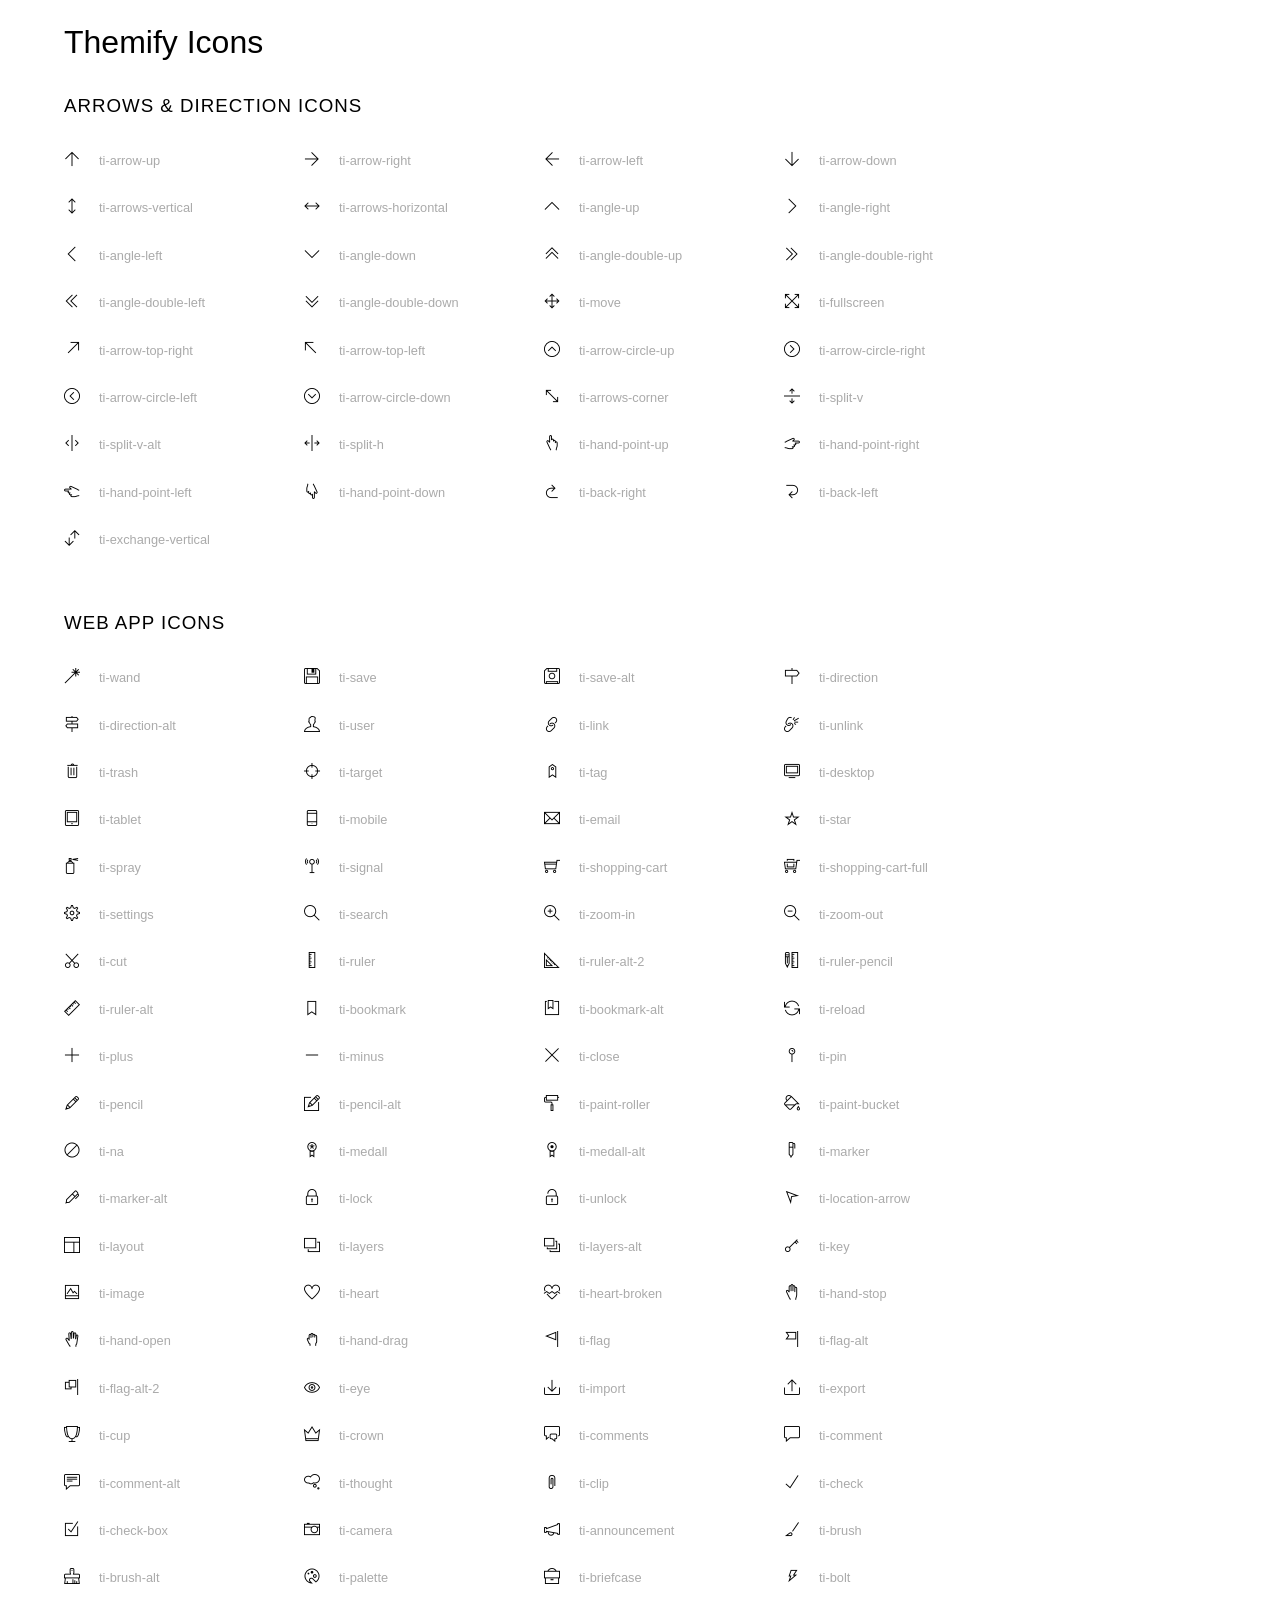
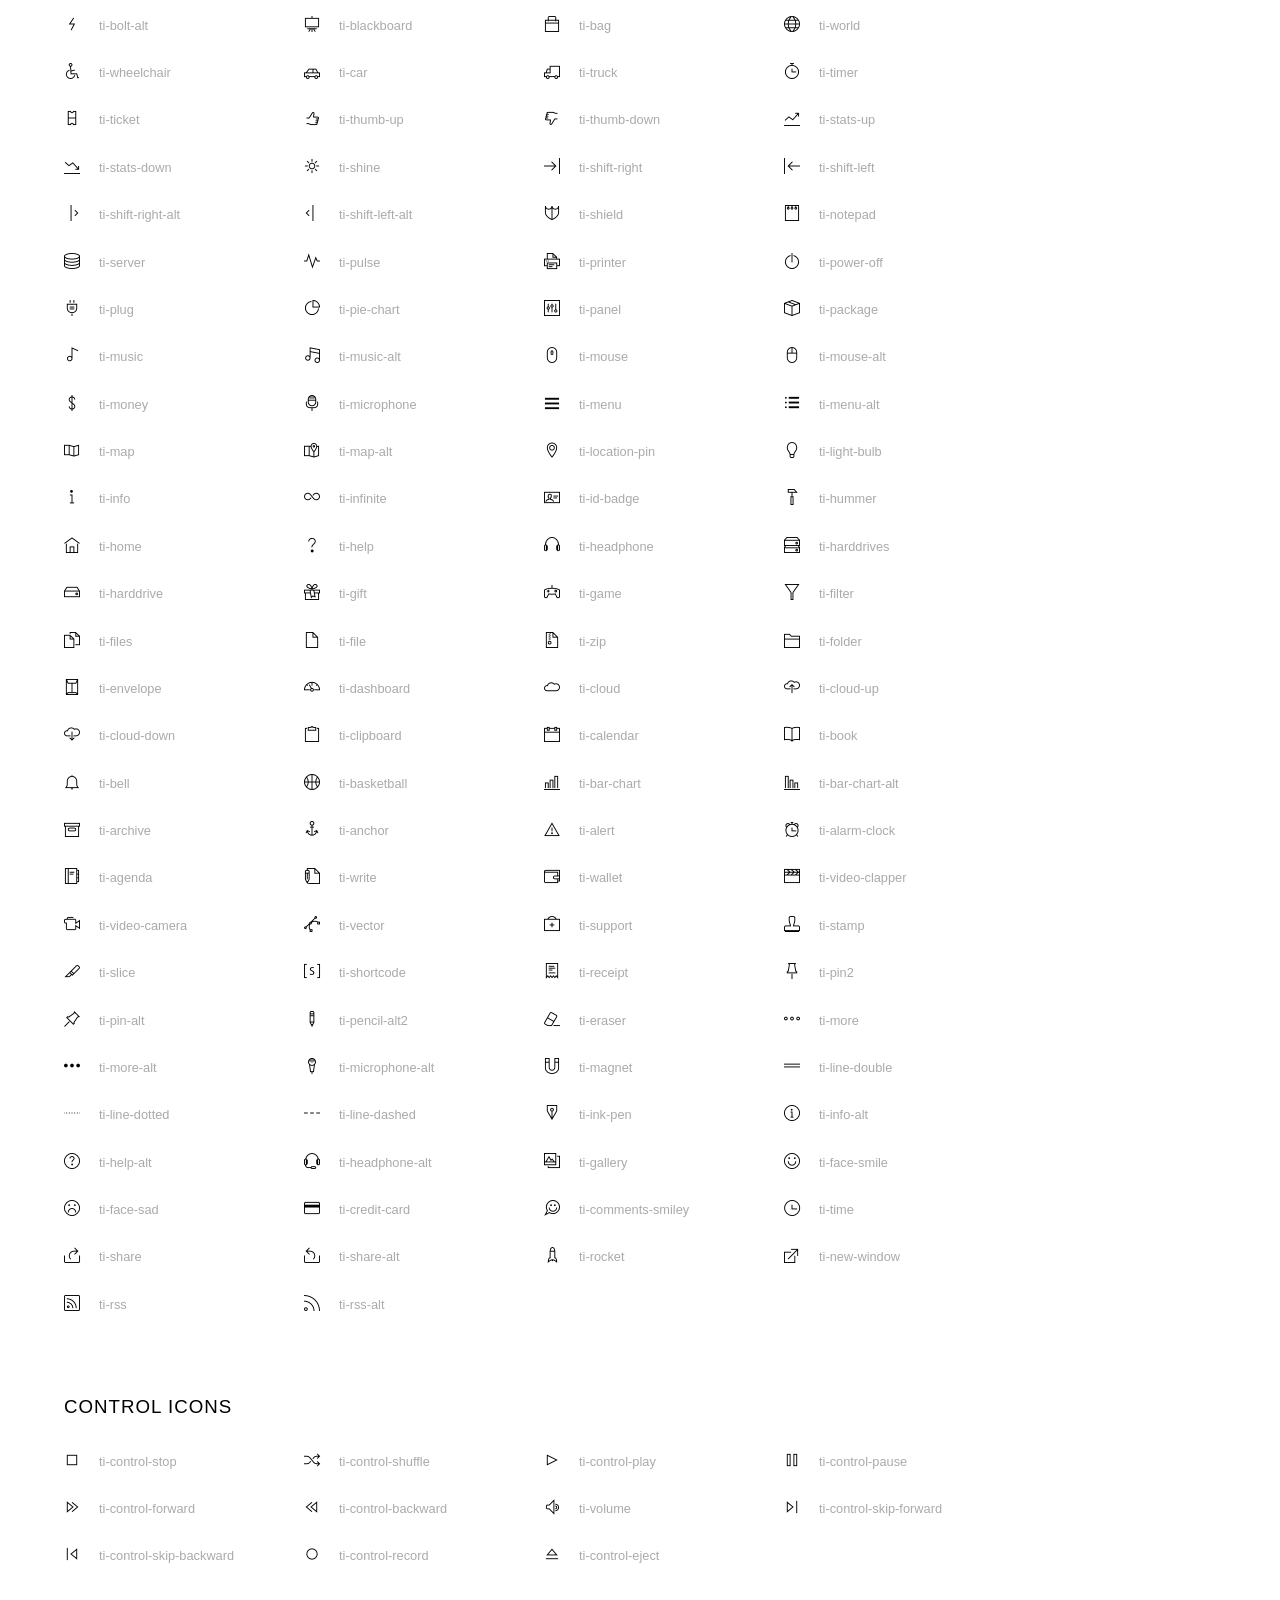
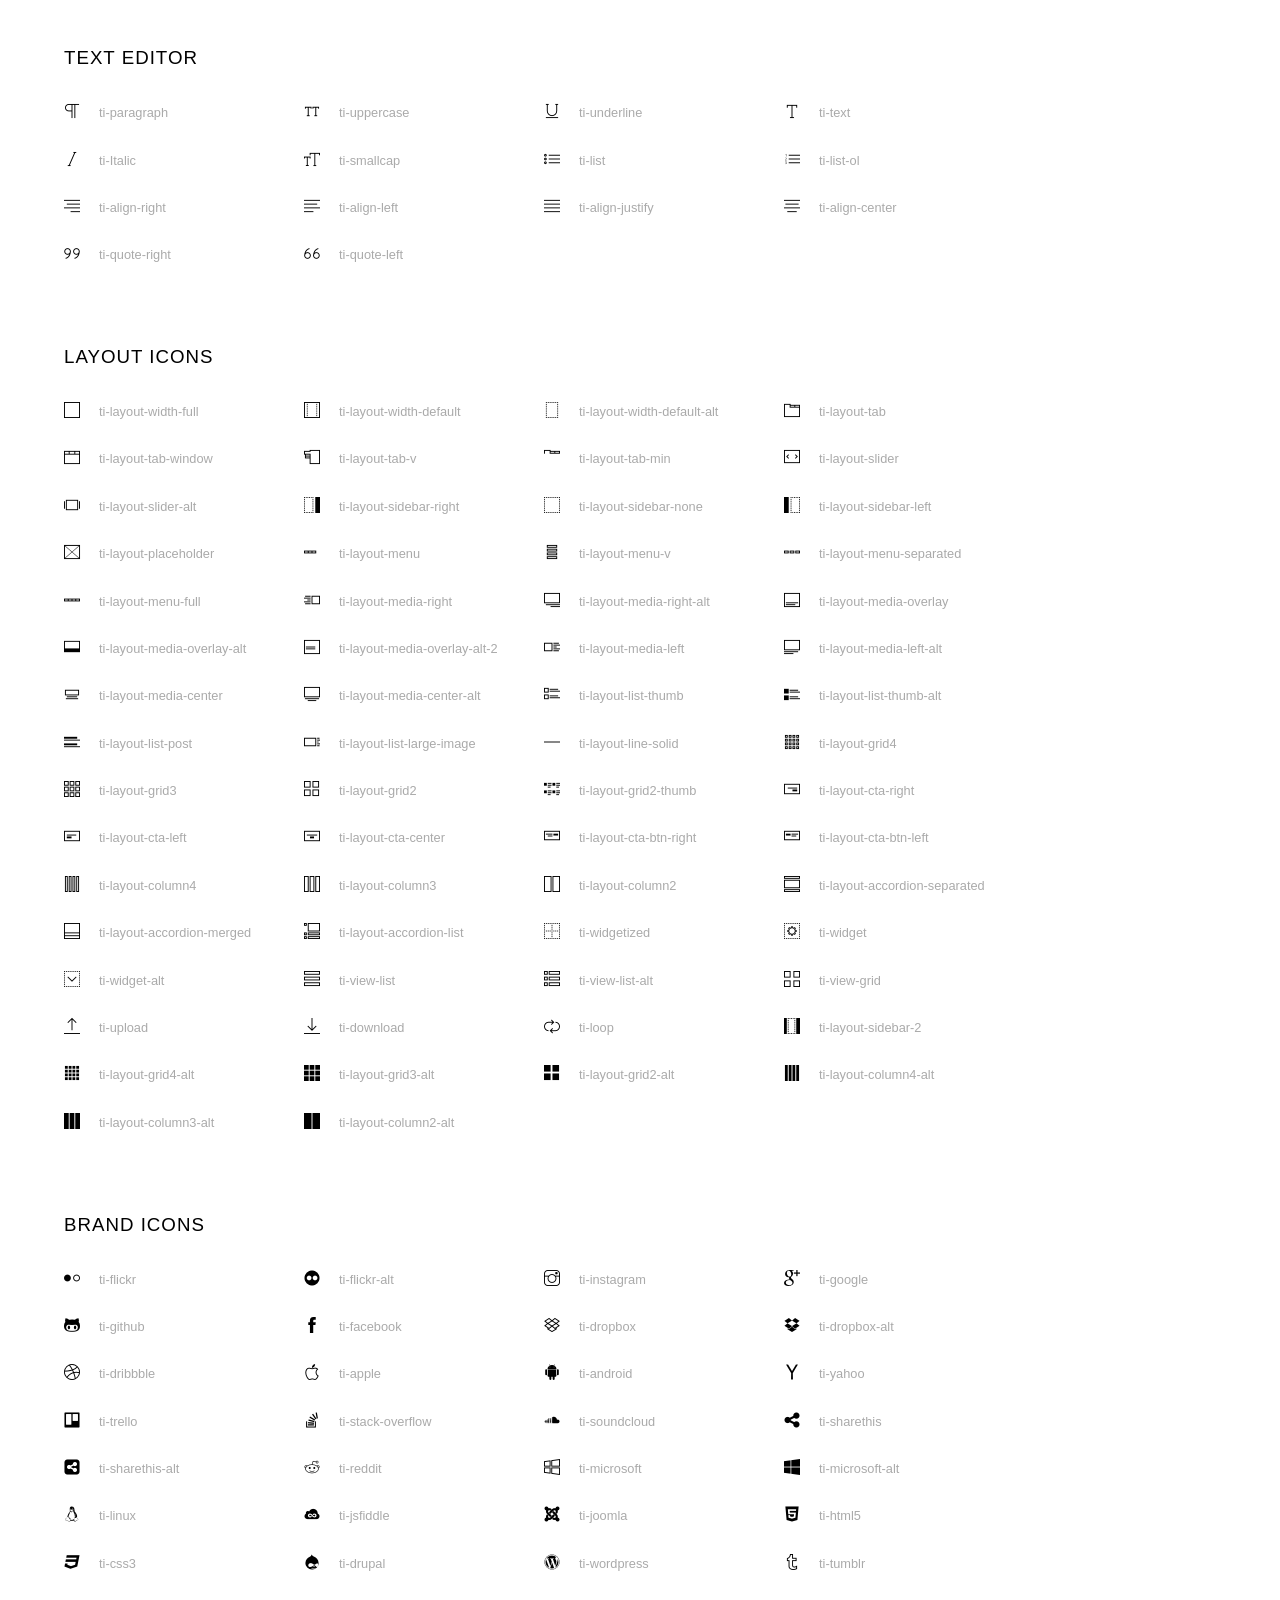
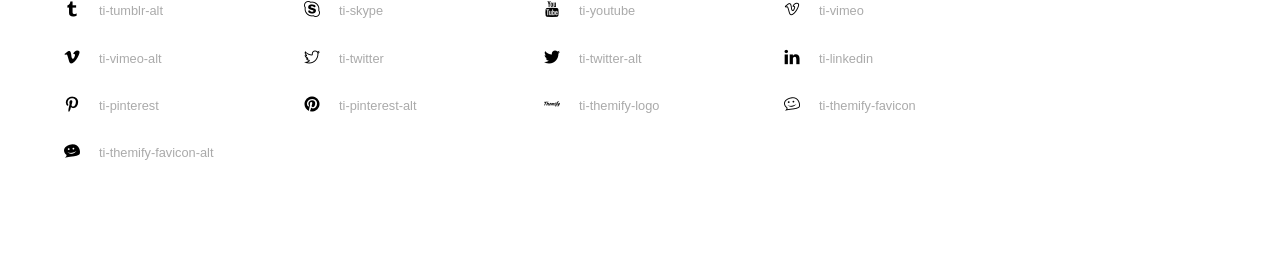
<file: ApptecPortalWeb/Content/vendors/iconfonts/ti-icons/index.html>
<!doctype html>
<html>
<head>
	<meta charset="utf-8">
	<title>Themify Icon Font</title>
	<meta name="viewport" content="width=device-width">
	<link rel="stylesheet" href="demo-files/demo.css">
	<link rel="stylesheet" href="css/themify-icons.css">
	<!--[if lt IE 8]><!-->
	<link rel="stylesheet" href="ie7/ie7.css">
	<!--<![endif]-->
</head>
<body>
	<h1>Themify Icons</h1>

	<div class="icon-section">

		<div class="icon-section">
			<h3>Arrows &amp; Direction Icons </h3>

			<div class="icon-container">
				<span class="ti-arrow-up"></span><span class="icon-name"> ti-arrow-up</span>
			</div>
			<div class="icon-container">
				<span class="ti-arrow-right"></span><span class="icon-name"> ti-arrow-right</span>
			</div>
			<div class="icon-container">
				<span class="ti-arrow-left"></span><span class="icon-name"> ti-arrow-left</span>
			</div>
			<div class="icon-container">
				<span class="ti-arrow-down"></span><span class="icon-name"> ti-arrow-down</span>
			</div>
			<div class="icon-container">
				<span class="ti-arrows-vertical"></span><span class="icon-name"> ti-arrows-vertical</span>
			</div>
			<div class="icon-container">
				<span class="ti-arrows-horizontal"></span><span class="icon-name"> ti-arrows-horizontal</span>
			</div>
			<div class="icon-container">
				<span class="ti-angle-up"></span><span class="icon-name"> ti-angle-up</span>
			</div>
			<div class="icon-container">
				<span class="ti-angle-right"></span><span class="icon-name"> ti-angle-right</span>
			</div>
			<div class="icon-container">
				<span class="ti-angle-left"></span><span class="icon-name"> ti-angle-left</span>
			</div>
			<div class="icon-container">
				<span class="ti-angle-down"></span><span class="icon-name"> ti-angle-down</span>
			</div>	
			<div class="icon-container">
				<span class="ti-angle-double-up"></span><span class="icon-name"> ti-angle-double-up</span>
			</div>
			<div class="icon-container">
				<span class="ti-angle-double-right"></span><span class="icon-name"> ti-angle-double-right</span>
			</div>
			<div class="icon-container">
				<span class="ti-angle-double-left"></span><span class="icon-name"> ti-angle-double-left</span>
			</div>
			<div class="icon-container">
				<span class="ti-angle-double-down"></span><span class="icon-name"> ti-angle-double-down</span>
			</div>					
			<div class="icon-container">
				<span class="ti-move"></span><span class="icon-name"> ti-move</span>
			</div>
			<div class="icon-container">
				<span class="ti-fullscreen"></span><span class="icon-name"> ti-fullscreen</span>
			</div>
			<div class="icon-container">
				<span class="ti-arrow-top-right"></span><span class="icon-name"> ti-arrow-top-right</span>
			</div>
			<div class="icon-container">
				<span class="ti-arrow-top-left"></span><span class="icon-name"> ti-arrow-top-left</span>
			</div>
			<div class="icon-container">
				<span class="ti-arrow-circle-up"></span><span class="icon-name"> ti-arrow-circle-up</span>
			</div>
			<div class="icon-container">
				<span class="ti-arrow-circle-right"></span><span class="icon-name"> ti-arrow-circle-right</span>
			</div>
			<div class="icon-container">
				<span class="ti-arrow-circle-left"></span><span class="icon-name"> ti-arrow-circle-left</span>
			</div>
			<div class="icon-container">
				<span class="ti-arrow-circle-down"></span><span class="icon-name"> ti-arrow-circle-down</span>
			</div>
			<div class="icon-container">
				<span class="ti-arrows-corner"></span><span class="icon-name"> ti-arrows-corner</span>
			</div>
			<div class="icon-container">
				<span class="ti-split-v"></span><span class="icon-name"> ti-split-v</span>
			</div>

			<div class="icon-container">
				<span class="ti-split-v-alt"></span><span class="icon-name"> ti-split-v-alt</span>
			</div>
			<div class="icon-container">
				<span class="ti-split-h"></span><span class="icon-name"> ti-split-h</span>
			</div>
			<div class="icon-container">
				<span class="ti-hand-point-up"></span><span class="icon-name"> ti-hand-point-up</span>
			</div>
			<div class="icon-container">
				<span class="ti-hand-point-right"></span><span class="icon-name"> ti-hand-point-right</span>
			</div>
			<div class="icon-container">
				<span class="ti-hand-point-left"></span><span class="icon-name"> ti-hand-point-left</span>
			</div>
			<div class="icon-container">
				<span class="ti-hand-point-down"></span><span class="icon-name"> ti-hand-point-down</span>
			</div>
			<div class="icon-container">
				<span class="ti-back-right"></span><span class="icon-name"> ti-back-right</span>
			</div>
			<div class="icon-container">
				<span class="ti-back-left"></span><span class="icon-name"> ti-back-left</span>
			</div>
			<div class="icon-container">
				<span class="ti-exchange-vertical"></span><span class="icon-name"> ti-exchange-vertical</span>
			</div>

		</div> <!-- Arrows Icons -->



		<h3>Web App Icons</h3>
		
		<div class="icon-section">

			<div class="icon-container">
				<span class="ti-wand"></span><span class="icon-name"> ti-wand</span>
			</div>
			<div class="icon-container">
				<span class="ti-save"></span><span class="icon-name"> ti-save</span>
			</div>
			<div class="icon-container">
				<span class="ti-save-alt"></span><span class="icon-name"> ti-save-alt</span>
			</div>

			<div class="icon-container">
				<span class="ti-direction"></span><span class="icon-name"> ti-direction</span>
			</div>
			<div class="icon-container">
				<span class="ti-direction-alt"></span><span class="icon-name"> ti-direction-alt</span>
			</div>
			<div class="icon-container">
				<span class="ti-user"></span><span class="icon-name"> ti-user</span>
			</div>
			<div class="icon-container">
				<span class="ti-link"></span><span class="icon-name"> ti-link</span>
			</div>
			<div class="icon-container">
				<span class="ti-unlink"></span><span class="icon-name"> ti-unlink</span>
			</div>
			<div class="icon-container">
				<span class="ti-trash"></span><span class="icon-name"> ti-trash</span>
			</div>
			<div class="icon-container">
				<span class="ti-target"></span><span class="icon-name"> ti-target</span>
			</div>
			<div class="icon-container">
				<span class="ti-tag"></span><span class="icon-name"> ti-tag</span>
			</div>
			<div class="icon-container">
				<span class="ti-desktop"></span><span class="icon-name"> ti-desktop</span>
			</div>
			<div class="icon-container">
				<span class="ti-tablet"></span><span class="icon-name"> ti-tablet</span>
			</div>
			<div class="icon-container">
				<span class="ti-mobile"></span><span class="icon-name"> ti-mobile</span>
			</div>
			<div class="icon-container">
				<span class="ti-email"></span><span class="icon-name"> ti-email</span>
			</div>	
			<div class="icon-container">
				<span class="ti-star"></span><span class="icon-name"> ti-star</span>
			</div>
			<div class="icon-container">
				<span class="ti-spray"></span><span class="icon-name"> ti-spray</span>
			</div>
			<div class="icon-container">
				<span class="ti-signal"></span><span class="icon-name"> ti-signal</span>
			</div>
			<div class="icon-container">
				<span class="ti-shopping-cart"></span><span class="icon-name"> ti-shopping-cart</span>
			</div>
			<div class="icon-container">
				<span class="ti-shopping-cart-full"></span><span class="icon-name"> ti-shopping-cart-full</span>
			</div>
			<div class="icon-container">
				<span class="ti-settings"></span><span class="icon-name"> ti-settings</span>
			</div>
			<div class="icon-container">
				<span class="ti-search"></span><span class="icon-name"> ti-search</span>
			</div>
			<div class="icon-container">
				<span class="ti-zoom-in"></span><span class="icon-name"> ti-zoom-in</span>
			</div>
			<div class="icon-container">
				<span class="ti-zoom-out"></span><span class="icon-name"> ti-zoom-out</span>
			</div>
			<div class="icon-container">
				<span class="ti-cut"></span><span class="icon-name"> ti-cut</span>
			</div>
			<div class="icon-container">
				<span class="ti-ruler"></span><span class="icon-name"> ti-ruler</span>
			</div>
			<div class="icon-container">
				<span class="ti-ruler-alt-2"></span><span class="icon-name"> ti-ruler-alt-2</span>
			</div>			
			<div class="icon-container">
				<span class="ti-ruler-pencil"></span><span class="icon-name"> ti-ruler-pencil</span>
			</div>
			<div class="icon-container">
				<span class="ti-ruler-alt"></span><span class="icon-name"> ti-ruler-alt</span>
			</div>
			<div class="icon-container">
				<span class="ti-bookmark"></span><span class="icon-name"> ti-bookmark</span>
			</div>
			<div class="icon-container">
				<span class="ti-bookmark-alt"></span><span class="icon-name"> ti-bookmark-alt</span>
			</div>
			<div class="icon-container">
				<span class="ti-reload"></span><span class="icon-name"> ti-reload</span>
			</div>
			<div class="icon-container">
				<span class="ti-plus"></span><span class="icon-name"> ti-plus</span>
			</div>
			<div class="icon-container">
				<span class="ti-minus"></span><span class="icon-name"> ti-minus</span>
			</div>
			<div class="icon-container">
				<span class="ti-close"></span><span class="icon-name"> ti-close</span>
			</div>			
			<div class="icon-container">
				<span class="ti-pin"></span><span class="icon-name"> ti-pin</span>
			</div>
			<div class="icon-container">
				<span class="ti-pencil"></span><span class="icon-name"> ti-pencil</span>
			</div>
					
		  	<div class="icon-container">
				<span class="ti-pencil-alt"></span><span class="icon-name"> ti-pencil-alt</span>
			</div>
			<div class="icon-container">
				<span class="ti-paint-roller"></span><span class="icon-name"> ti-paint-roller</span>
			</div>
			<div class="icon-container">
				<span class="ti-paint-bucket"></span><span class="icon-name"> ti-paint-bucket</span>
			</div>
			<div class="icon-container">
				<span class="ti-na"></span><span class="icon-name"> ti-na</span>
			</div>
			<div class="icon-container">
				<span class="ti-medall"></span><span class="icon-name"> ti-medall</span>
			</div>
			<div class="icon-container">
				<span class="ti-medall-alt"></span><span class="icon-name"> ti-medall-alt</span>
			</div>
			<div class="icon-container">
				<span class="ti-marker"></span><span class="icon-name"> ti-marker</span>
			</div>
			<div class="icon-container">
				<span class="ti-marker-alt"></span><span class="icon-name"> ti-marker-alt</span>
			</div>

			<div class="icon-container">
				<span class="ti-lock"></span><span class="icon-name"> ti-lock</span>
			</div>
			<div class="icon-container">
				<span class="ti-unlock"></span><span class="icon-name"> ti-unlock</span>
			</div>
			<div class="icon-container">
				<span class="ti-location-arrow"></span><span class="icon-name"> ti-location-arrow</span>
			</div>
			<div class="icon-container">
				<span class="ti-layout"></span><span class="icon-name"> ti-layout</span>
			</div>
			<div class="icon-container">
				<span class="ti-layers"></span><span class="icon-name"> ti-layers</span>
			</div>
			<div class="icon-container">
				<span class="ti-layers-alt"></span><span class="icon-name"> ti-layers-alt</span>
			</div>
			<div class="icon-container">
				<span class="ti-key"></span><span class="icon-name"> ti-key</span>
			</div>
			<div class="icon-container">
				<span class="ti-image"></span><span class="icon-name"> ti-image</span>
			</div>
			<div class="icon-container">
				<span class="ti-heart"></span><span class="icon-name"> ti-heart</span>
			</div>
			<div class="icon-container">
				<span class="ti-heart-broken"></span><span class="icon-name"> ti-heart-broken</span>
			</div>
			<div class="icon-container">
				<span class="ti-hand-stop"></span><span class="icon-name"> ti-hand-stop</span>
			</div>
			<div class="icon-container">
				<span class="ti-hand-open"></span><span class="icon-name"> ti-hand-open</span>
			</div>
			<div class="icon-container">
				<span class="ti-hand-drag"></span><span class="icon-name"> ti-hand-drag</span>
			</div>
			<div class="icon-container">
				<span class="ti-flag"></span><span class="icon-name"> ti-flag</span>
			</div>
			<div class="icon-container">
				<span class="ti-flag-alt"></span><span class="icon-name"> ti-flag-alt</span>
			</div>
			<div class="icon-container">
				<span class="ti-flag-alt-2"></span><span class="icon-name"> ti-flag-alt-2</span>
			</div>
			<div class="icon-container">
				<span class="ti-eye"></span><span class="icon-name"> ti-eye</span>
			</div>
			<div class="icon-container">
				<span class="ti-import"></span><span class="icon-name"> ti-import</span>
			</div>			
			<div class="icon-container">
				<span class="ti-export"></span><span class="icon-name"> ti-export</span>
			</div>
			<div class="icon-container">
				<span class="ti-cup"></span><span class="icon-name"> ti-cup</span>
			</div>
			<div class="icon-container">
				<span class="ti-crown"></span><span class="icon-name"> ti-crown</span>
			</div>
			<div class="icon-container">
				<span class="ti-comments"></span><span class="icon-name"> ti-comments</span>
			</div>
			<div class="icon-container">
				<span class="ti-comment"></span><span class="icon-name"> ti-comment</span>
			</div>
			<div class="icon-container">
				<span class="ti-comment-alt"></span><span class="icon-name"> ti-comment-alt</span>
			</div>
			<div class="icon-container">
				<span class="ti-thought"></span><span class="icon-name"> ti-thought</span>
			</div>			
			<div class="icon-container">
				<span class="ti-clip"></span><span class="icon-name"> ti-clip</span>
			</div>

			<div class="icon-container">
				<span class="ti-check"></span><span class="icon-name"> ti-check</span>
			</div>
			<div class="icon-container">
				<span class="ti-check-box"></span><span class="icon-name"> ti-check-box</span>
			</div>
			<div class="icon-container">
				<span class="ti-camera"></span><span class="icon-name"> ti-camera</span>
			</div>
			<div class="icon-container">
				<span class="ti-announcement"></span><span class="icon-name"> ti-announcement</span>
			</div>
			<div class="icon-container">
				<span class="ti-brush"></span><span class="icon-name"> ti-brush</span>
			</div>
			<div class="icon-container">
				<span class="ti-brush-alt"></span><span class="icon-name"> ti-brush-alt</span>
			</div>
			<div class="icon-container">
				<span class="ti-palette"></span><span class="icon-name"> ti-palette</span>
			</div>			
			<div class="icon-container">
				<span class="ti-briefcase"></span><span class="icon-name"> ti-briefcase</span>
			</div>
			<div class="icon-container">
				<span class="ti-bolt"></span><span class="icon-name"> ti-bolt</span>
			</div>
			<div class="icon-container">
				<span class="ti-bolt-alt"></span><span class="icon-name"> ti-bolt-alt</span>
			</div>
			<div class="icon-container">
				<span class="ti-blackboard"></span><span class="icon-name"> ti-blackboard</span>
			</div>
			<div class="icon-container">
				<span class="ti-bag"></span><span class="icon-name"> ti-bag</span>
			</div>
			<div class="icon-container">
				<span class="ti-world"></span><span class="icon-name"> ti-world</span>
			</div>
			<div class="icon-container">
				<span class="ti-wheelchair"></span><span class="icon-name"> ti-wheelchair</span>
			</div>
			<div class="icon-container">
				<span class="ti-car"></span><span class="icon-name"> ti-car</span>
			</div>
			<div class="icon-container">
				<span class="ti-truck"></span><span class="icon-name"> ti-truck</span>
			</div>
			<div class="icon-container">
				<span class="ti-timer"></span><span class="icon-name"> ti-timer</span>
			</div>
			<div class="icon-container">
				<span class="ti-ticket"></span><span class="icon-name"> ti-ticket</span>
			</div>
			<div class="icon-container">
				<span class="ti-thumb-up"></span><span class="icon-name"> ti-thumb-up</span>
			</div>
			<div class="icon-container">
				<span class="ti-thumb-down"></span><span class="icon-name"> ti-thumb-down</span>
			</div>

			<div class="icon-container">
				<span class="ti-stats-up"></span><span class="icon-name"> ti-stats-up</span>
			</div>
			<div class="icon-container">
				<span class="ti-stats-down"></span><span class="icon-name"> ti-stats-down</span>
			</div>
			<div class="icon-container">
				<span class="ti-shine"></span><span class="icon-name"> ti-shine</span>
			</div>
			<div class="icon-container">
				<span class="ti-shift-right"></span><span class="icon-name"> ti-shift-right</span>
			</div>
			<div class="icon-container">
				<span class="ti-shift-left"></span><span class="icon-name"> ti-shift-left</span>
			</div>

			<div class="icon-container">
				<span class="ti-shift-right-alt"></span><span class="icon-name"> ti-shift-right-alt</span>
			</div>
			<div class="icon-container">
				<span class="ti-shift-left-alt"></span><span class="icon-name"> ti-shift-left-alt</span>
			</div>
			<div class="icon-container">
				<span class="ti-shield"></span><span class="icon-name"> ti-shield</span>
			</div>
			<div class="icon-container">
				<span class="ti-notepad"></span><span class="icon-name"> ti-notepad</span>
			</div>
			<div class="icon-container">
				<span class="ti-server"></span><span class="icon-name"> ti-server</span>
			</div>

			<div class="icon-container">
				<span class="ti-pulse"></span><span class="icon-name"> ti-pulse</span>
			</div>
			<div class="icon-container">
				<span class="ti-printer"></span><span class="icon-name"> ti-printer</span>
			</div>
			<div class="icon-container">
				<span class="ti-power-off"></span><span class="icon-name"> ti-power-off</span>
			</div>
			<div class="icon-container">
				<span class="ti-plug"></span><span class="icon-name"> ti-plug</span>
			</div>
			<div class="icon-container">
				<span class="ti-pie-chart"></span><span class="icon-name"> ti-pie-chart</span>
			</div>

			<div class="icon-container">
				<span class="ti-panel"></span><span class="icon-name"> ti-panel</span>
			</div>
			<div class="icon-container">
				<span class="ti-package"></span><span class="icon-name"> ti-package</span>
			</div>
			<div class="icon-container">
				<span class="ti-music"></span><span class="icon-name"> ti-music</span>
			</div>
			<div class="icon-container">
				<span class="ti-music-alt"></span><span class="icon-name"> ti-music-alt</span>
			</div>
			<div class="icon-container">
				<span class="ti-mouse"></span><span class="icon-name"> ti-mouse</span>
			</div>
			<div class="icon-container">
				<span class="ti-mouse-alt"></span><span class="icon-name"> ti-mouse-alt</span>
			</div>
			<div class="icon-container">
				<span class="ti-money"></span><span class="icon-name"> ti-money</span>
			</div>
			<div class="icon-container">
				<span class="ti-microphone"></span><span class="icon-name"> ti-microphone</span>
			</div>
			<div class="icon-container">
				<span class="ti-menu"></span><span class="icon-name"> ti-menu</span>
			</div>
			<div class="icon-container">
				<span class="ti-menu-alt"></span><span class="icon-name"> ti-menu-alt</span>
			</div>
			<div class="icon-container">
				<span class="ti-map"></span><span class="icon-name"> ti-map</span>
			</div>
			<div class="icon-container">
				<span class="ti-map-alt"></span><span class="icon-name"> ti-map-alt</span>
			</div>

			<div class="icon-container">
				<span class="ti-location-pin"></span><span class="icon-name"> ti-location-pin</span>
			</div>

			<div class="icon-container">
				<span class="ti-light-bulb"></span><span class="icon-name"> ti-light-bulb</span>
			</div>
			<div class="icon-container">
				<span class="ti-info"></span><span class="icon-name"> ti-info</span>
			</div>
			<div class="icon-container">
				<span class="ti-infinite"></span><span class="icon-name"> ti-infinite</span>
			</div>
			<div class="icon-container">
				<span class="ti-id-badge"></span><span class="icon-name"> ti-id-badge</span>
			</div>
			<div class="icon-container">
				<span class="ti-hummer"></span><span class="icon-name"> ti-hummer</span>
			</div>
			<div class="icon-container">
				<span class="ti-home"></span><span class="icon-name"> ti-home</span>
			</div>
			<div class="icon-container">
				<span class="ti-help"></span><span class="icon-name"> ti-help</span>
			</div>
			<div class="icon-container">
				<span class="ti-headphone"></span><span class="icon-name"> ti-headphone</span>
			</div>
			<div class="icon-container">
				<span class="ti-harddrives"></span><span class="icon-name"> ti-harddrives</span>
			</div>
			<div class="icon-container">
				<span class="ti-harddrive"></span><span class="icon-name"> ti-harddrive</span>
			</div>
			<div class="icon-container">
				<span class="ti-gift"></span><span class="icon-name"> ti-gift</span>
			</div>
			<div class="icon-container">
				<span class="ti-game"></span><span class="icon-name"> ti-game</span>
			</div>
			<div class="icon-container">
				<span class="ti-filter"></span><span class="icon-name"> ti-filter</span>
			</div>
			<div class="icon-container">
				<span class="ti-files"></span><span class="icon-name"> ti-files</span>
			</div>
			<div class="icon-container">
				<span class="ti-file"></span><span class="icon-name"> ti-file</span>
			</div>
			<div class="icon-container">
				<span class="ti-zip"></span><span class="icon-name"> ti-zip</span>
			</div>
			<div class="icon-container">
				<span class="ti-folder"></span><span class="icon-name"> ti-folder</span>
			</div>			
			<div class="icon-container">
				<span class="ti-envelope"></span><span class="icon-name"> ti-envelope</span>
			</div>


			<div class="icon-container">
				<span class="ti-dashboard"></span><span class="icon-name"> ti-dashboard</span>
			</div>
			<div class="icon-container">
				<span class="ti-cloud"></span><span class="icon-name"> ti-cloud</span>
			</div>
			<div class="icon-container">
				<span class="ti-cloud-up"></span><span class="icon-name"> ti-cloud-up</span>
			</div>
			<div class="icon-container">
				<span class="ti-cloud-down"></span><span class="icon-name"> ti-cloud-down</span>
			</div>
			<div class="icon-container">
				<span class="ti-clipboard"></span><span class="icon-name"> ti-clipboard</span>
			</div>
			<div class="icon-container">
				<span class="ti-calendar"></span><span class="icon-name"> ti-calendar</span>
			</div>
			<div class="icon-container">
				<span class="ti-book"></span><span class="icon-name"> ti-book</span>
			</div>
			<div class="icon-container">
				<span class="ti-bell"></span><span class="icon-name"> ti-bell</span>
			</div>
			<div class="icon-container">
				<span class="ti-basketball"></span><span class="icon-name"> ti-basketball</span>
			</div>
			<div class="icon-container">
				<span class="ti-bar-chart"></span><span class="icon-name"> ti-bar-chart</span>
			</div>
			<div class="icon-container">
				<span class="ti-bar-chart-alt"></span><span class="icon-name"> ti-bar-chart-alt</span>
			</div>


			<div class="icon-container">
				<span class="ti-archive"></span><span class="icon-name"> ti-archive</span>
			</div>
			<div class="icon-container">
				<span class="ti-anchor"></span><span class="icon-name"> ti-anchor</span>
			</div>

			<div class="icon-container">
				<span class="ti-alert"></span><span class="icon-name"> ti-alert</span>
			</div>
			<div class="icon-container">
				<span class="ti-alarm-clock"></span><span class="icon-name"> ti-alarm-clock</span>
			</div>
			<div class="icon-container">
				<span class="ti-agenda"></span><span class="icon-name"> ti-agenda</span>
			</div>
			<div class="icon-container">
				<span class="ti-write"></span><span class="icon-name"> ti-write</span>
			</div>

			<div class="icon-container">
				<span class="ti-wallet"></span><span class="icon-name"> ti-wallet</span>
			</div>
			<div class="icon-container">
				<span class="ti-video-clapper"></span><span class="icon-name"> ti-video-clapper</span>
			</div>
			<div class="icon-container">
				<span class="ti-video-camera"></span><span class="icon-name"> ti-video-camera</span>
			</div>
			<div class="icon-container">
				<span class="ti-vector"></span><span class="icon-name"> ti-vector</span>
			</div>

			<div class="icon-container">
				<span class="ti-support"></span><span class="icon-name"> ti-support</span>
			</div>
			<div class="icon-container">
				<span class="ti-stamp"></span><span class="icon-name"> ti-stamp</span>
			</div>
			<div class="icon-container">
				<span class="ti-slice"></span><span class="icon-name"> ti-slice</span>
			</div>
			<div class="icon-container">
				<span class="ti-shortcode"></span><span class="icon-name"> ti-shortcode</span>
			</div>
			<div class="icon-container">
				<span class="ti-receipt"></span><span class="icon-name"> ti-receipt</span>
			</div>
			<div class="icon-container">
				<span class="ti-pin2"></span><span class="icon-name"> ti-pin2</span>
			</div>
			<div class="icon-container">
				<span class="ti-pin-alt"></span><span class="icon-name"> ti-pin-alt</span>
			</div>
			<div class="icon-container">
				<span class="ti-pencil-alt2"></span><span class="icon-name"> ti-pencil-alt2</span>
			</div>
			<div class="icon-container">
				<span class="ti-eraser"></span><span class="icon-name"> ti-eraser</span>
			</div>			
			<div class="icon-container">
				<span class="ti-more"></span><span class="icon-name"> ti-more</span>
			</div>
			<div class="icon-container">
				<span class="ti-more-alt"></span><span class="icon-name"> ti-more-alt</span>
			</div>
			<div class="icon-container">
				<span class="ti-microphone-alt"></span><span class="icon-name"> ti-microphone-alt</span>
			</div>
			<div class="icon-container">
				<span class="ti-magnet"></span><span class="icon-name"> ti-magnet</span>
			</div>
			<div class="icon-container">
				<span class="ti-line-double"></span><span class="icon-name"> ti-line-double</span>
			</div>
			<div class="icon-container">
				<span class="ti-line-dotted"></span><span class="icon-name"> ti-line-dotted</span>
			</div>
			<div class="icon-container">
				<span class="ti-line-dashed"></span><span class="icon-name"> ti-line-dashed</span>
			</div>

			<div class="icon-container">
				<span class="ti-ink-pen"></span><span class="icon-name"> ti-ink-pen</span>
			</div>
			<div class="icon-container">
				<span class="ti-info-alt"></span><span class="icon-name"> ti-info-alt</span>
			</div>
			<div class="icon-container">
				<span class="ti-help-alt"></span><span class="icon-name"> ti-help-alt</span>
			</div>
			<div class="icon-container">
				<span class="ti-headphone-alt"></span><span class="icon-name"> ti-headphone-alt</span>
			</div>

			<div class="icon-container">
				<span class="ti-gallery"></span><span class="icon-name"> ti-gallery</span>
			</div>
			<div class="icon-container">
				<span class="ti-face-smile"></span><span class="icon-name"> ti-face-smile</span>
			</div>
			<div class="icon-container">
				<span class="ti-face-sad"></span><span class="icon-name"> ti-face-sad</span>
			</div>
			<div class="icon-container">
				<span class="ti-credit-card"></span><span class="icon-name"> ti-credit-card</span>
			</div>
			<div class="icon-container">
				<span class="ti-comments-smiley"></span><span class="icon-name"> ti-comments-smiley</span>
			</div>
			<div class="icon-container">
				<span class="ti-time"></span><span class="icon-name"> ti-time</span>
			</div>
			<div class="icon-container">
				<span class="ti-share"></span><span class="icon-name"> ti-share</span>
			</div>
			<div class="icon-container">
				<span class="ti-share-alt"></span><span class="icon-name"> ti-share-alt</span>
			</div>
			<div class="icon-container">
				<span class="ti-rocket"></span><span class="icon-name"> ti-rocket</span>
			</div>

			<div class="icon-container">
				<span class="ti-new-window"></span><span class="icon-name"> ti-new-window</span>
			</div>

			<div class="icon-container">
				<span class="ti-rss"></span><span class="icon-name"> ti-rss</span>
			</div>

			<div class="icon-container">
				<span class="ti-rss-alt"></span><span class="icon-name"> ti-rss-alt</span>
			</div>
			
		</div><!-- Web App Icons -->


		<div class="icon-section">
			<h3>Control Icons</h3>
			<div class="icon-container">
				<span class="ti-control-stop"></span><span class="icon-name"> ti-control-stop</span>
			</div>
			<div class="icon-container">
				<span class="ti-control-shuffle"></span><span class="icon-name"> ti-control-shuffle</span>
			</div>
			<div class="icon-container">
				<span class="ti-control-play"></span><span class="icon-name"> ti-control-play</span>
			</div>
			<div class="icon-container">
				<span class="ti-control-pause"></span><span class="icon-name"> ti-control-pause</span>
			</div>
			<div class="icon-container">
				<span class="ti-control-forward"></span><span class="icon-name"> ti-control-forward</span>
			</div>
			<div class="icon-container">
				<span class="ti-control-backward"></span><span class="icon-name"> ti-control-backward</span>
			</div>	
			<div class="icon-container">
				<span class="ti-volume"></span><span class="icon-name"> ti-volume</span>
			</div>
			<div class="icon-container">
				<span class="ti-control-skip-forward"></span><span class="icon-name"> ti-control-skip-forward</span>
			</div>
			<div class="icon-container">
				<span class="ti-control-skip-backward"></span><span class="icon-name"> ti-control-skip-backward</span>
			</div>
			<div class="icon-container">
				<span class="ti-control-record"></span><span class="icon-name"> ti-control-record</span>
			</div>
			<div class="icon-container">
				<span class="ti-control-eject"></span><span class="icon-name"> ti-control-eject</span>
			</div>			
		</div> <!-- Control Icons -->


		<div class="icon-section">
			<h3>Text Editor</h3>

			<div class="icon-container">
				<span class="ti-paragraph"></span><span class="icon-name"> ti-paragraph</span>
			</div>
			<div class="icon-container">
				<span class="ti-uppercase"></span><span class="icon-name"> ti-uppercase</span>
			</div>

			<div class="icon-container">
				<span class="ti-underline"></span><span class="icon-name"> ti-underline</span>
			</div>
			<div class="icon-container">
				<span class="ti-text"></span><span class="icon-name"> ti-text</span>
			</div>
			<div class="icon-container">
				<span class="ti-Italic"></span><span class="icon-name"> ti-Italic</span>
			</div>
			<div class="icon-container">
				<span class="ti-smallcap"></span><span class="icon-name"> ti-smallcap</span>
			</div>
			<div class="icon-container">
				<span class="ti-list"></span><span class="icon-name"> ti-list</span>
			</div>
			<div class="icon-container">
				<span class="ti-list-ol"></span><span class="icon-name"> ti-list-ol</span>
			</div>
			<div class="icon-container">
				<span class="ti-align-right"></span><span class="icon-name"> ti-align-right</span>
			</div>
			<div class="icon-container">
				<span class="ti-align-left"></span><span class="icon-name"> ti-align-left</span>
			</div>
			<div class="icon-container">
				<span class="ti-align-justify"></span><span class="icon-name"> ti-align-justify</span>
			</div>
			<div class="icon-container">
				<span class="ti-align-center"></span><span class="icon-name"> ti-align-center</span>
			</div>
			<div class="icon-container">
				<span class="ti-quote-right"></span><span class="icon-name"> ti-quote-right</span>
			</div>
			<div class="icon-container">
				<span class="ti-quote-left"></span><span class="icon-name"> ti-quote-left</span>
			</div>

		</div> <!-- Text Editor -->



		<div class="icon-section">
			<h3>Layout Icons</h3>
			<div class="icon-container">
				<span class="ti-layout-width-full"></span><span class="icon-name"> ti-layout-width-full</span>
			</div>
			<div class="icon-container">
				<span class="ti-layout-width-default"></span><span class="icon-name"> ti-layout-width-default</span>
			</div>
			<div class="icon-container">
				<span class="ti-layout-width-default-alt"></span><span class="icon-name"> ti-layout-width-default-alt</span>
			</div>
			<div class="icon-container">
				<span class="ti-layout-tab"></span><span class="icon-name"> ti-layout-tab</span>
			</div>
			<div class="icon-container">
				<span class="ti-layout-tab-window"></span><span class="icon-name"> ti-layout-tab-window</span>
			</div>
			<div class="icon-container">
				<span class="ti-layout-tab-v"></span><span class="icon-name"> ti-layout-tab-v</span>
			</div>
			<div class="icon-container">
				<span class="ti-layout-tab-min"></span><span class="icon-name"> ti-layout-tab-min</span>
			</div>
			<div class="icon-container">
				<span class="ti-layout-slider"></span><span class="icon-name"> ti-layout-slider</span>
			</div>
			<div class="icon-container">
				<span class="ti-layout-slider-alt"></span><span class="icon-name"> ti-layout-slider-alt</span>
			</div>
			<div class="icon-container">
				<span class="ti-layout-sidebar-right"></span><span class="icon-name"> ti-layout-sidebar-right</span>
			</div>
			<div class="icon-container">
				<span class="ti-layout-sidebar-none"></span><span class="icon-name"> ti-layout-sidebar-none</span>
			</div>
			<div class="icon-container">
				<span class="ti-layout-sidebar-left"></span><span class="icon-name"> ti-layout-sidebar-left</span>
			</div>
			<div class="icon-container">
				<span class="ti-layout-placeholder"></span><span class="icon-name"> ti-layout-placeholder</span>
			</div>
			<div class="icon-container">
				<span class="ti-layout-menu"></span><span class="icon-name"> ti-layout-menu</span>
			</div>
			<div class="icon-container">
				<span class="ti-layout-menu-v"></span><span class="icon-name"> ti-layout-menu-v</span>
			</div>
			<div class="icon-container">
				<span class="ti-layout-menu-separated"></span><span class="icon-name"> ti-layout-menu-separated</span>
			</div>
			<div class="icon-container">
				<span class="ti-layout-menu-full"></span><span class="icon-name"> ti-layout-menu-full</span>
			</div>
			<div class="icon-container">
				<span class="ti-layout-media-right"></span><span class="icon-name"> ti-layout-media-right</span>
			</div>
			<div class="icon-container">
				<span class="ti-layout-media-right-alt"></span><span class="icon-name"> ti-layout-media-right-alt</span>
			</div>
			<div class="icon-container">
				<span class="ti-layout-media-overlay"></span><span class="icon-name"> ti-layout-media-overlay</span>
			</div>
			<div class="icon-container">
				<span class="ti-layout-media-overlay-alt"></span><span class="icon-name"> ti-layout-media-overlay-alt</span>
			</div>
			<div class="icon-container">
				<span class="ti-layout-media-overlay-alt-2"></span><span class="icon-name"> ti-layout-media-overlay-alt-2</span>
			</div>
			<div class="icon-container">
				<span class="ti-layout-media-left"></span><span class="icon-name"> ti-layout-media-left</span>
			</div>
			<div class="icon-container">
				<span class="ti-layout-media-left-alt"></span><span class="icon-name"> ti-layout-media-left-alt</span>
			</div>
			<div class="icon-container">
				<span class="ti-layout-media-center"></span><span class="icon-name"> ti-layout-media-center</span>
			</div>
			<div class="icon-container">
				<span class="ti-layout-media-center-alt"></span><span class="icon-name"> ti-layout-media-center-alt</span>
			</div>
			<div class="icon-container">
				<span class="ti-layout-list-thumb"></span><span class="icon-name"> ti-layout-list-thumb</span>
			</div>
			<div class="icon-container">
				<span class="ti-layout-list-thumb-alt"></span><span class="icon-name"> ti-layout-list-thumb-alt</span>
			</div>
			<div class="icon-container">
				<span class="ti-layout-list-post"></span><span class="icon-name"> ti-layout-list-post</span>
			</div>
			<div class="icon-container">
				<span class="ti-layout-list-large-image"></span><span class="icon-name"> ti-layout-list-large-image</span>
			</div>
			<div class="icon-container">
				<span class="ti-layout-line-solid"></span><span class="icon-name"> ti-layout-line-solid</span>
			</div>
			<div class="icon-container">
				<span class="ti-layout-grid4"></span><span class="icon-name"> ti-layout-grid4</span>
			</div>
			<div class="icon-container">
				<span class="ti-layout-grid3"></span><span class="icon-name"> ti-layout-grid3</span>
			</div>
			<div class="icon-container">
				<span class="ti-layout-grid2"></span><span class="icon-name"> ti-layout-grid2</span>
			</div>
			<div class="icon-container">
				<span class="ti-layout-grid2-thumb"></span><span class="icon-name"> ti-layout-grid2-thumb</span>
			</div>
			<div class="icon-container">
				<span class="ti-layout-cta-right"></span><span class="icon-name"> ti-layout-cta-right</span>
			</div>
			<div class="icon-container">
				<span class="ti-layout-cta-left"></span><span class="icon-name"> ti-layout-cta-left</span>
			</div>
			<div class="icon-container">
				<span class="ti-layout-cta-center"></span><span class="icon-name"> ti-layout-cta-center</span>
			</div>
			<div class="icon-container">
				<span class="ti-layout-cta-btn-right"></span><span class="icon-name"> ti-layout-cta-btn-right</span>
			</div>
			<div class="icon-container">
				<span class="ti-layout-cta-btn-left"></span><span class="icon-name"> ti-layout-cta-btn-left</span>
			</div>
			<div class="icon-container">
				<span class="ti-layout-column4"></span><span class="icon-name"> ti-layout-column4</span>
			</div>
			<div class="icon-container">
				<span class="ti-layout-column3"></span><span class="icon-name"> ti-layout-column3</span>
			</div>
			<div class="icon-container">
				<span class="ti-layout-column2"></span><span class="icon-name"> ti-layout-column2</span>
			</div>
			<div class="icon-container">
				<span class="ti-layout-accordion-separated"></span><span class="icon-name"> ti-layout-accordion-separated</span>
			</div>
			<div class="icon-container">
				<span class="ti-layout-accordion-merged"></span><span class="icon-name"> ti-layout-accordion-merged</span>
			</div>
			<div class="icon-container">
				<span class="ti-layout-accordion-list"></span><span class="icon-name"> ti-layout-accordion-list</span>
			</div>
			<div class="icon-container">
				<span class="ti-widgetized"></span><span class="icon-name"> ti-widgetized</span>
			</div>
			<div class="icon-container">
				<span class="ti-widget"></span><span class="icon-name"> ti-widget</span>
			</div>
			<div class="icon-container">
				<span class="ti-widget-alt"></span><span class="icon-name"> ti-widget-alt</span>
			</div>
			<div class="icon-container">
				<span class="ti-view-list"></span><span class="icon-name"> ti-view-list</span>
			</div>
			<div class="icon-container">
				<span class="ti-view-list-alt"></span><span class="icon-name"> ti-view-list-alt</span>
			</div>
			<div class="icon-container">
				<span class="ti-view-grid"></span><span class="icon-name"> ti-view-grid</span>
			</div>
			<div class="icon-container">
				<span class="ti-upload"></span><span class="icon-name"> ti-upload</span>
			</div>
			<div class="icon-container">
				<span class="ti-download"></span><span class="icon-name"> ti-download</span>
			</div>	
			<div class="icon-container">
				<span class="ti-loop"></span><span class="icon-name"> ti-loop</span>
			</div>
			<div class="icon-container">
				<span class="ti-layout-sidebar-2"></span><span class="icon-name"> ti-layout-sidebar-2</span>
			</div>
			<div class="icon-container">
				<span class="ti-layout-grid4-alt"></span><span class="icon-name"> ti-layout-grid4-alt</span>
			</div>
			<div class="icon-container">
				<span class="ti-layout-grid3-alt"></span><span class="icon-name"> ti-layout-grid3-alt</span>
			</div>
			<div class="icon-container">
				<span class="ti-layout-grid2-alt"></span><span class="icon-name"> ti-layout-grid2-alt</span>
			</div>
			<div class="icon-container">
				<span class="ti-layout-column4-alt"></span><span class="icon-name"> ti-layout-column4-alt</span>
			</div>
			<div class="icon-container">
				<span class="ti-layout-column3-alt"></span><span class="icon-name"> ti-layout-column3-alt</span>
			</div>
			<div class="icon-container">
				<span class="ti-layout-column2-alt"></span><span class="icon-name"> ti-layout-column2-alt</span>
			</div>		


		</div> <!-- Layout Icons -->


		<div class="icon-section">
			<h3>Brand Icons</h3>

			<div class="icon-container">
				<span class="ti-flickr"></span><span class="icon-name"> ti-flickr</span>
			</div>
			<div class="icon-container">
				<span class="ti-flickr-alt"></span><span class="icon-name"> ti-flickr-alt</span>
			</div>			
			<div class="icon-container">
				<span class="ti-instagram"></span><span class="icon-name"> ti-instagram</span>
			</div>
			<div class="icon-container">
				<span class="ti-google"></span><span class="icon-name"> ti-google</span>
			</div>
			<div class="icon-container">
				<span class="ti-github"></span><span class="icon-name"> ti-github</span>
			</div>

			<div class="icon-container">
				<span class="ti-facebook"></span><span class="icon-name"> ti-facebook</span>
			</div>
			<div class="icon-container">
				<span class="ti-dropbox"></span><span class="icon-name"> ti-dropbox</span>
			</div>
			<div class="icon-container">
				<span class="ti-dropbox-alt"></span><span class="icon-name"> ti-dropbox-alt</span>
			</div>
			<div class="icon-container">
				<span class="ti-dribbble"></span><span class="icon-name"> ti-dribbble</span>
			</div>
			<div class="icon-container">
				<span class="ti-apple"></span><span class="icon-name"> ti-apple</span>
			</div>
			<div class="icon-container">
				<span class="ti-android"></span><span class="icon-name"> ti-android</span>
			</div>
			<div class="icon-container">
				<span class="ti-yahoo"></span><span class="icon-name"> ti-yahoo</span>
			</div>
			<div class="icon-container">
				<span class="ti-trello"></span><span class="icon-name"> ti-trello</span>
			</div>
			<div class="icon-container">
				<span class="ti-stack-overflow"></span><span class="icon-name"> ti-stack-overflow</span>
			</div>
			<div class="icon-container">
				<span class="ti-soundcloud"></span><span class="icon-name"> ti-soundcloud</span>
			</div>
			<div class="icon-container">
				<span class="ti-sharethis"></span><span class="icon-name"> ti-sharethis</span>
			</div>
			<div class="icon-container">
				<span class="ti-sharethis-alt"></span><span class="icon-name"> ti-sharethis-alt</span>
			</div>
			<div class="icon-container">
				<span class="ti-reddit"></span><span class="icon-name"> ti-reddit</span>
			</div>

			<div class="icon-container">
				<span class="ti-microsoft"></span><span class="icon-name"> ti-microsoft</span>
			</div>
			<div class="icon-container">
				<span class="ti-microsoft-alt"></span><span class="icon-name"> ti-microsoft-alt</span>
			</div>
			<div class="icon-container">
				<span class="ti-linux"></span><span class="icon-name"> ti-linux</span>
			</div>
			<div class="icon-container">
				<span class="ti-jsfiddle"></span><span class="icon-name"> ti-jsfiddle</span>
			</div>
			<div class="icon-container">
				<span class="ti-joomla"></span><span class="icon-name"> ti-joomla</span>
			</div>
			<div class="icon-container">
				<span class="ti-html5"></span><span class="icon-name"> ti-html5</span>
			</div>
			<div class="icon-container">
				<span class="ti-css3"></span><span class="icon-name"> ti-css3</span>
			</div>	
			<div class="icon-container">
				<span class="ti-drupal"></span><span class="icon-name"> ti-drupal</span>
			</div>
			<div class="icon-container">
				<span class="ti-wordpress"></span><span class="icon-name"> ti-wordpress</span>
			</div>		
			<div class="icon-container">
				<span class="ti-tumblr"></span><span class="icon-name"> ti-tumblr</span>
			</div>
			<div class="icon-container">
				<span class="ti-tumblr-alt"></span><span class="icon-name"> ti-tumblr-alt</span>
			</div>
			<div class="icon-container">
				<span class="ti-skype"></span><span class="icon-name"> ti-skype</span>
			</div>
			<div class="icon-container">
				<span class="ti-youtube"></span><span class="icon-name"> ti-youtube</span>
			</div>
			<div class="icon-container">
				<span class="ti-vimeo"></span><span class="icon-name"> ti-vimeo</span>
			</div>
			<div class="icon-container">
				<span class="ti-vimeo-alt"></span><span class="icon-name"> ti-vimeo-alt</span>
			</div>			
			<div class="icon-container">
				<span class="ti-twitter"></span><span class="icon-name"> ti-twitter</span>
			</div>
			<div class="icon-container">
				<span class="ti-twitter-alt"></span><span class="icon-name"> ti-twitter-alt</span>
			</div>
			<div class="icon-container">
				<span class="ti-linkedin"></span><span class="icon-name"> ti-linkedin</span>
			</div>
			<div class="icon-container">
				<span class="ti-pinterest"></span><span class="icon-name"> ti-pinterest</span>
			</div>

			<div class="icon-container">
				<span class="ti-pinterest-alt"></span><span class="icon-name"> ti-pinterest-alt</span>
			</div>
			<div class="icon-container">
				<span class="ti-themify-logo"></span><span class="icon-name"> ti-themify-logo</span>
			</div>
			<div class="icon-container">
				<span class="ti-themify-favicon"></span><span class="icon-name"> ti-themify-favicon</span>
			</div>
			<div class="icon-container">
				<span class="ti-themify-favicon-alt"></span><span class="icon-name"> ti-themify-favicon-alt</span>
			</div>

		</div> <!-- brand Icons -->

	</div>

</body>
</html>
</file>
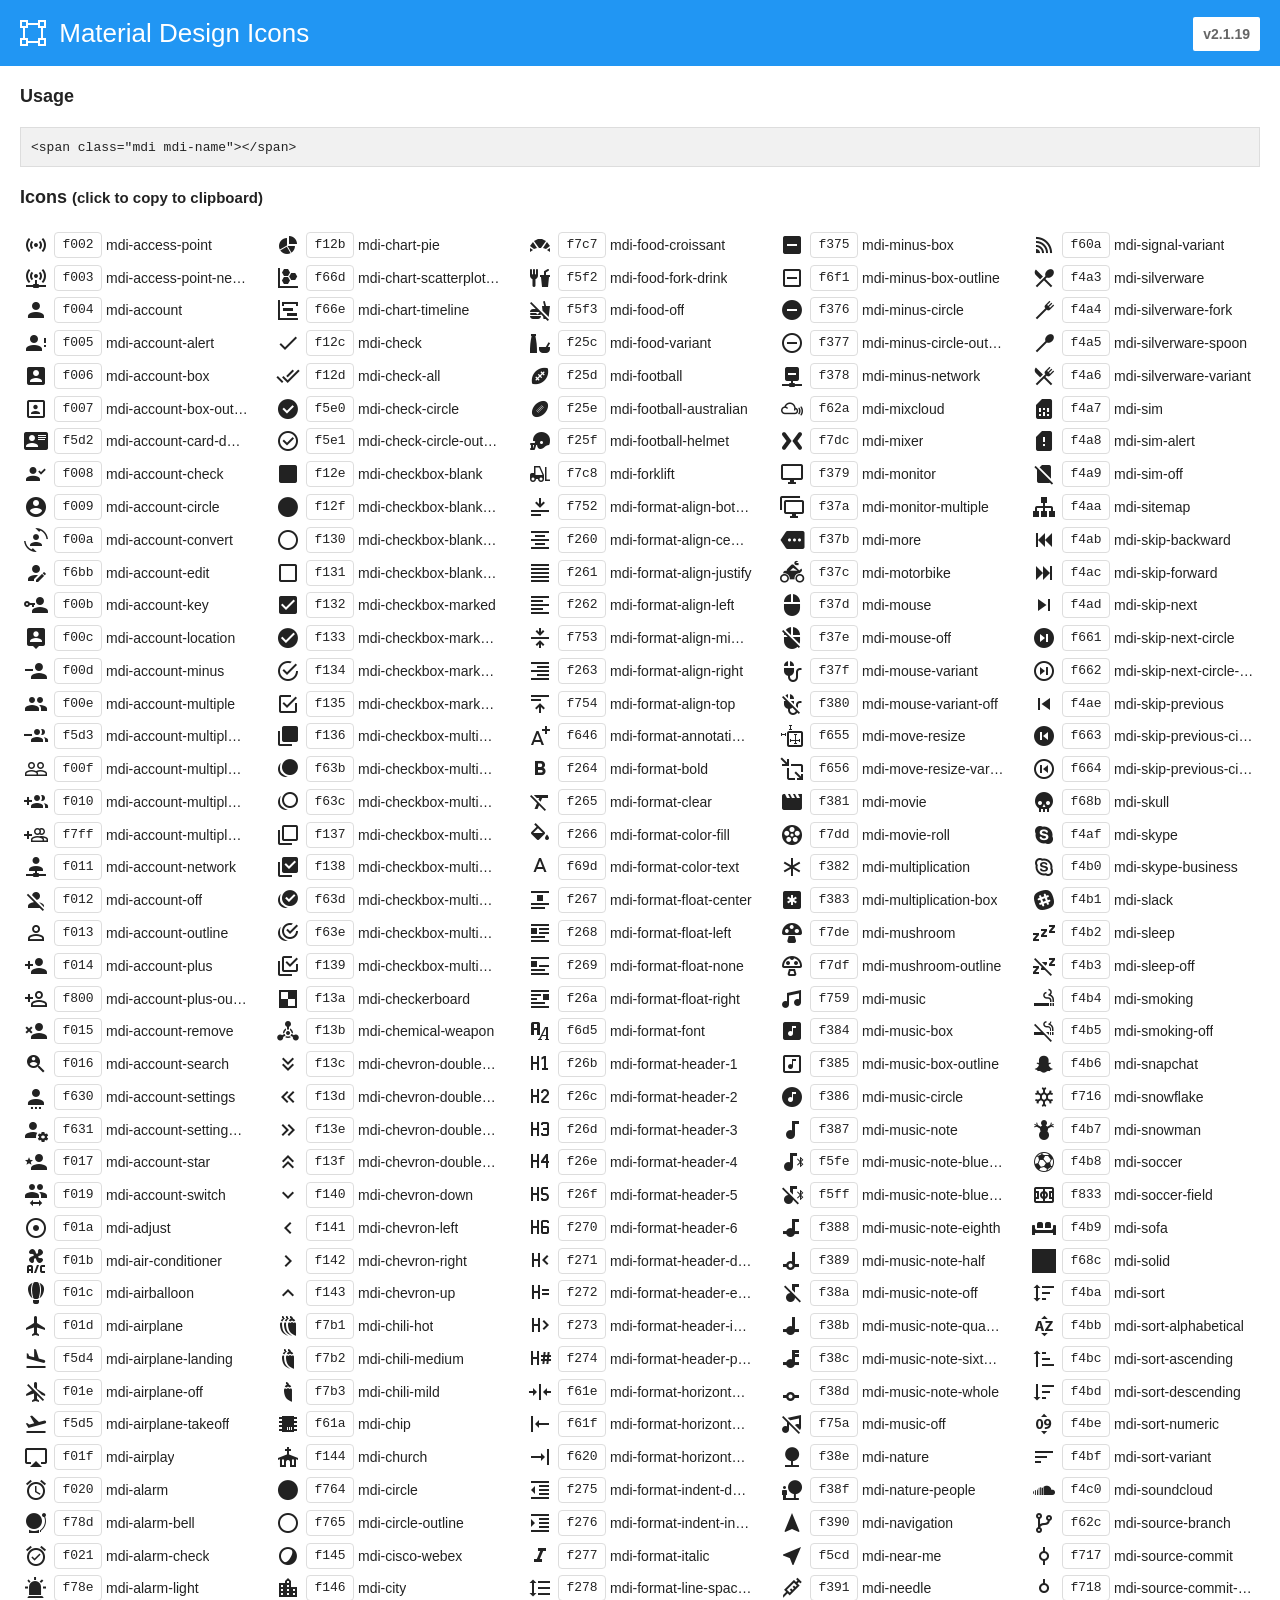
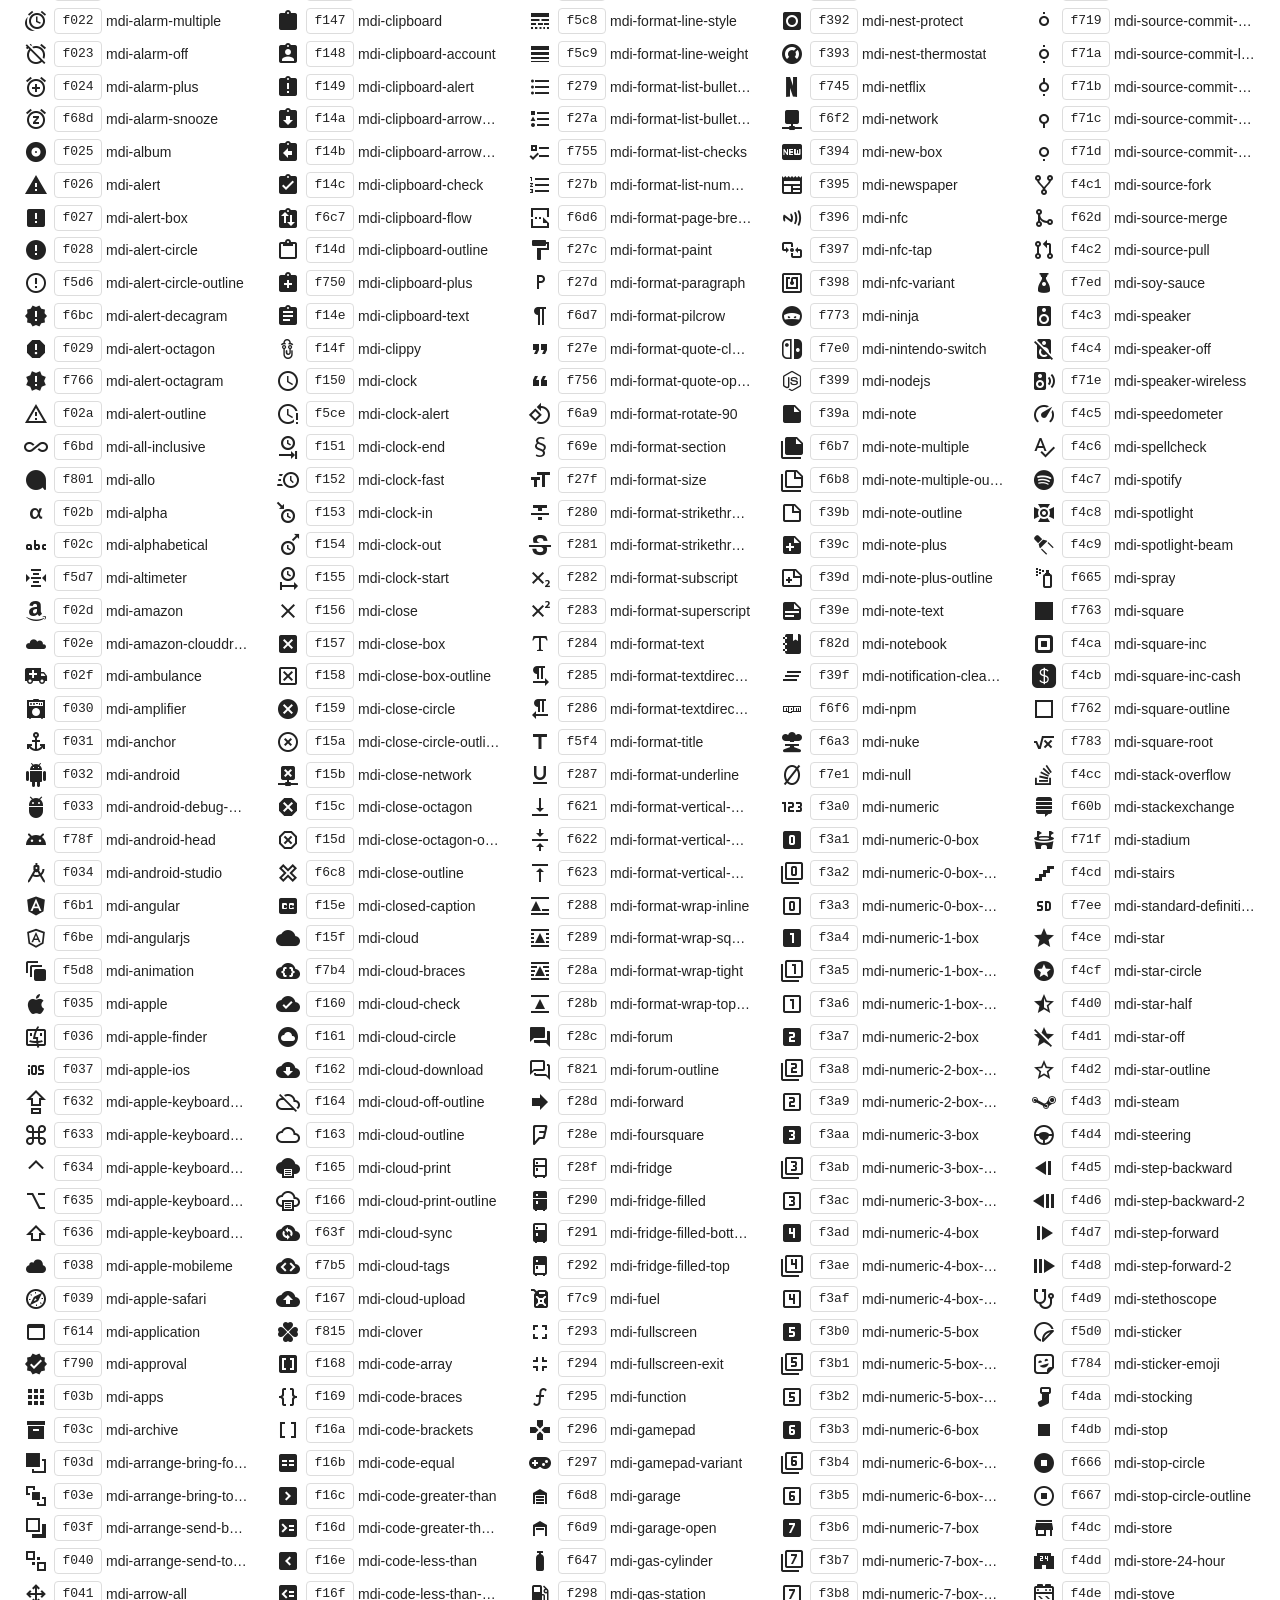
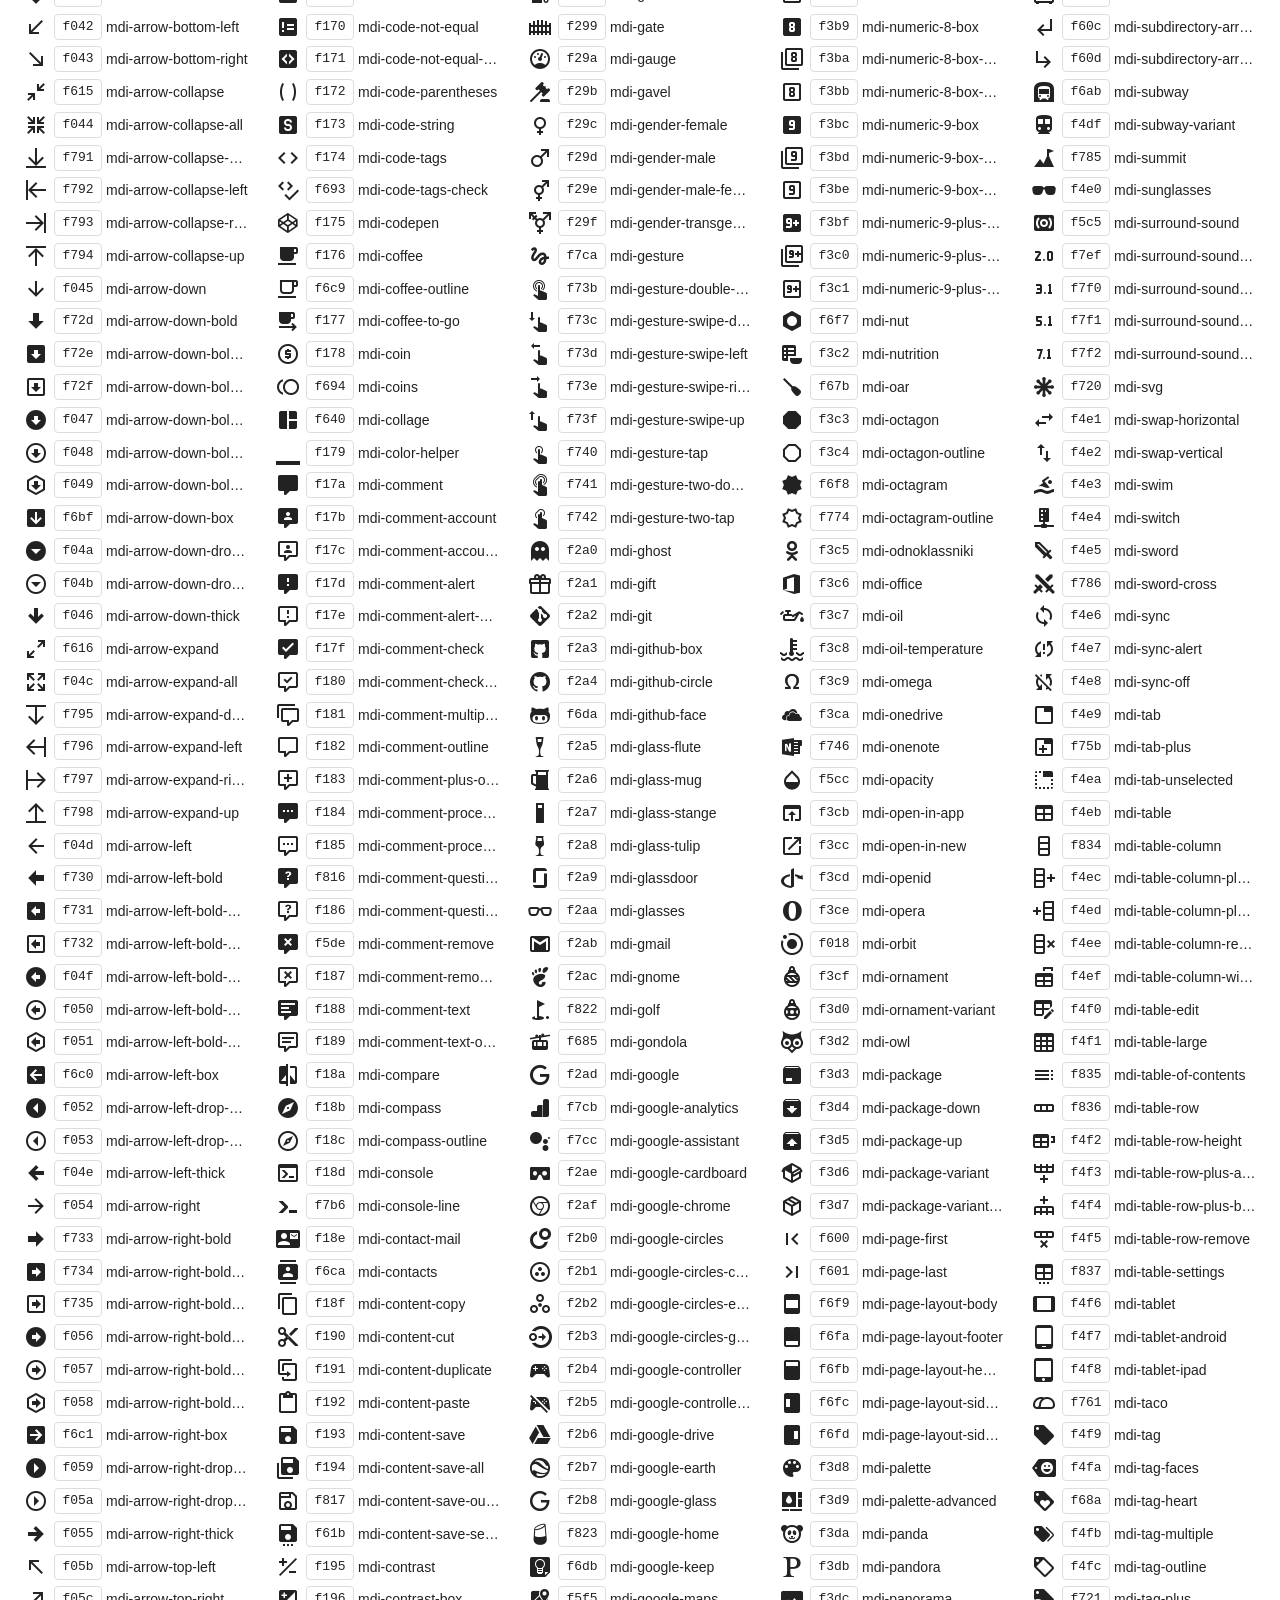
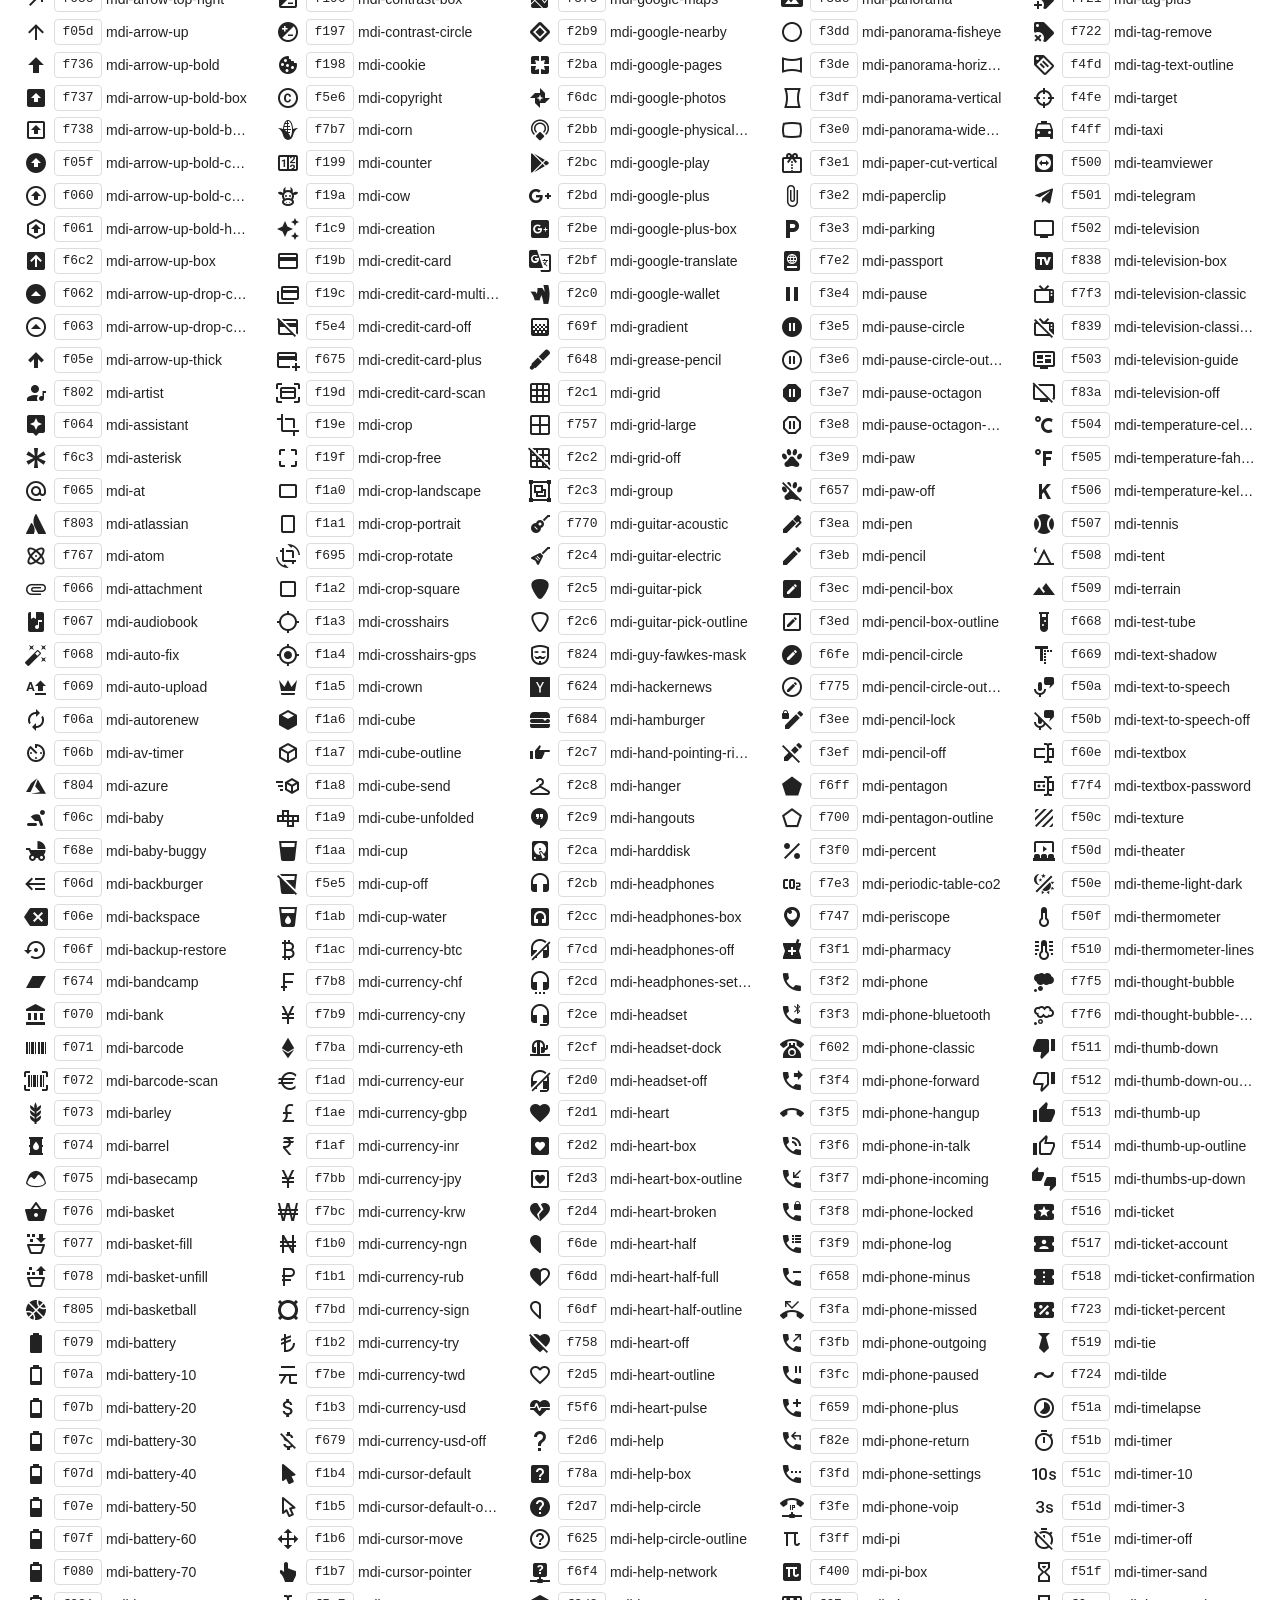
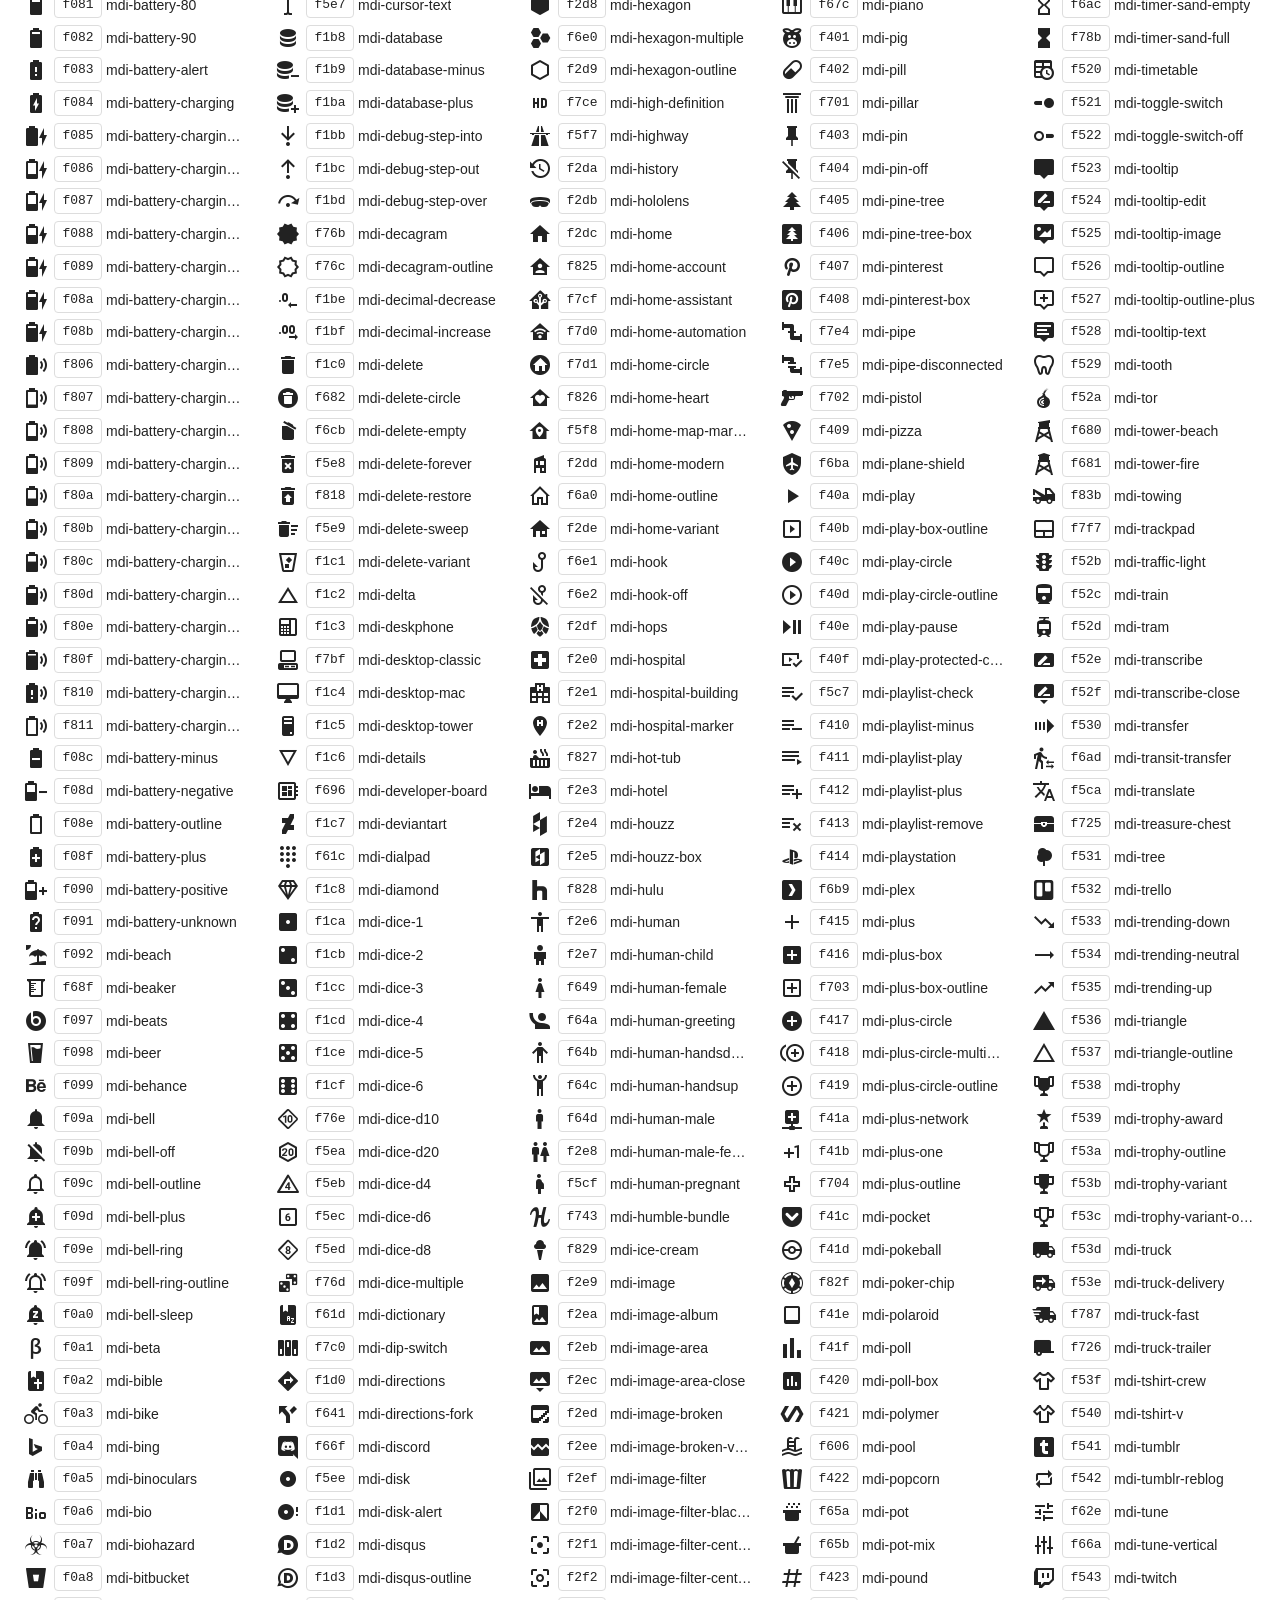
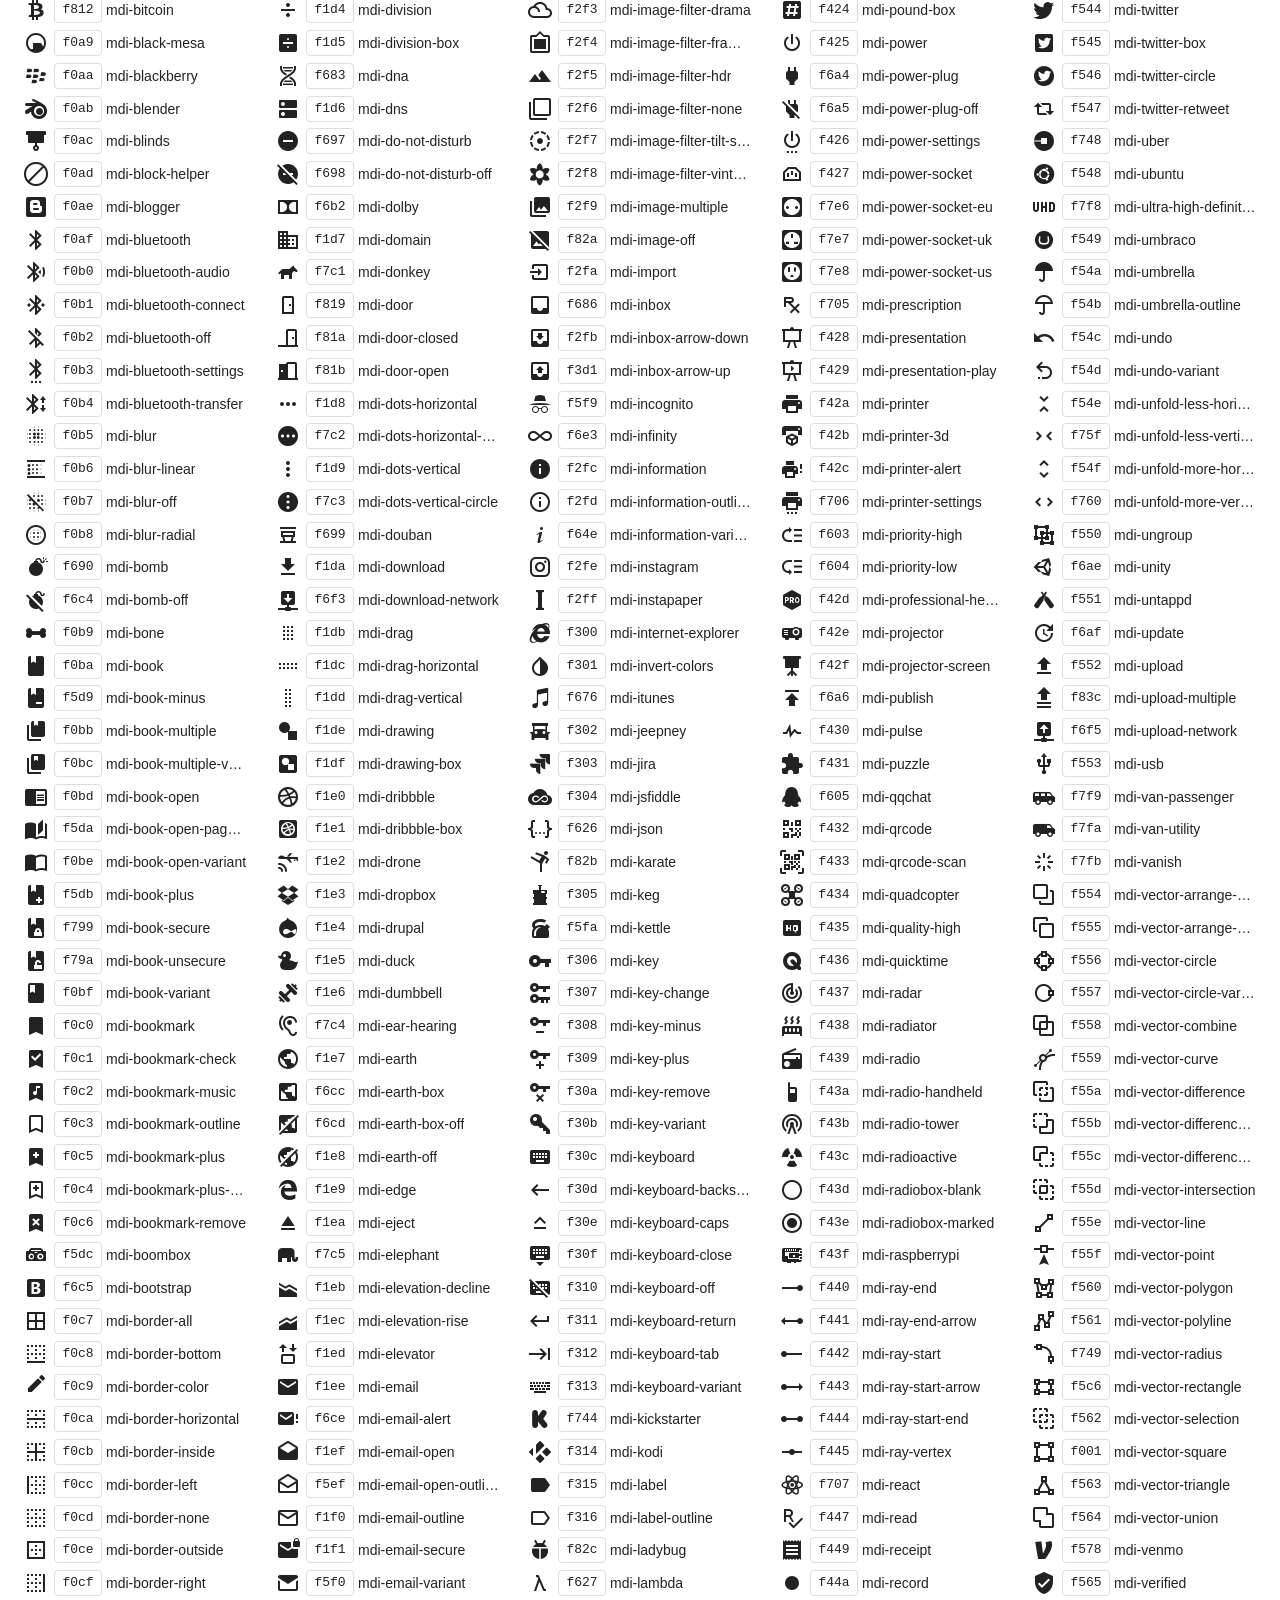
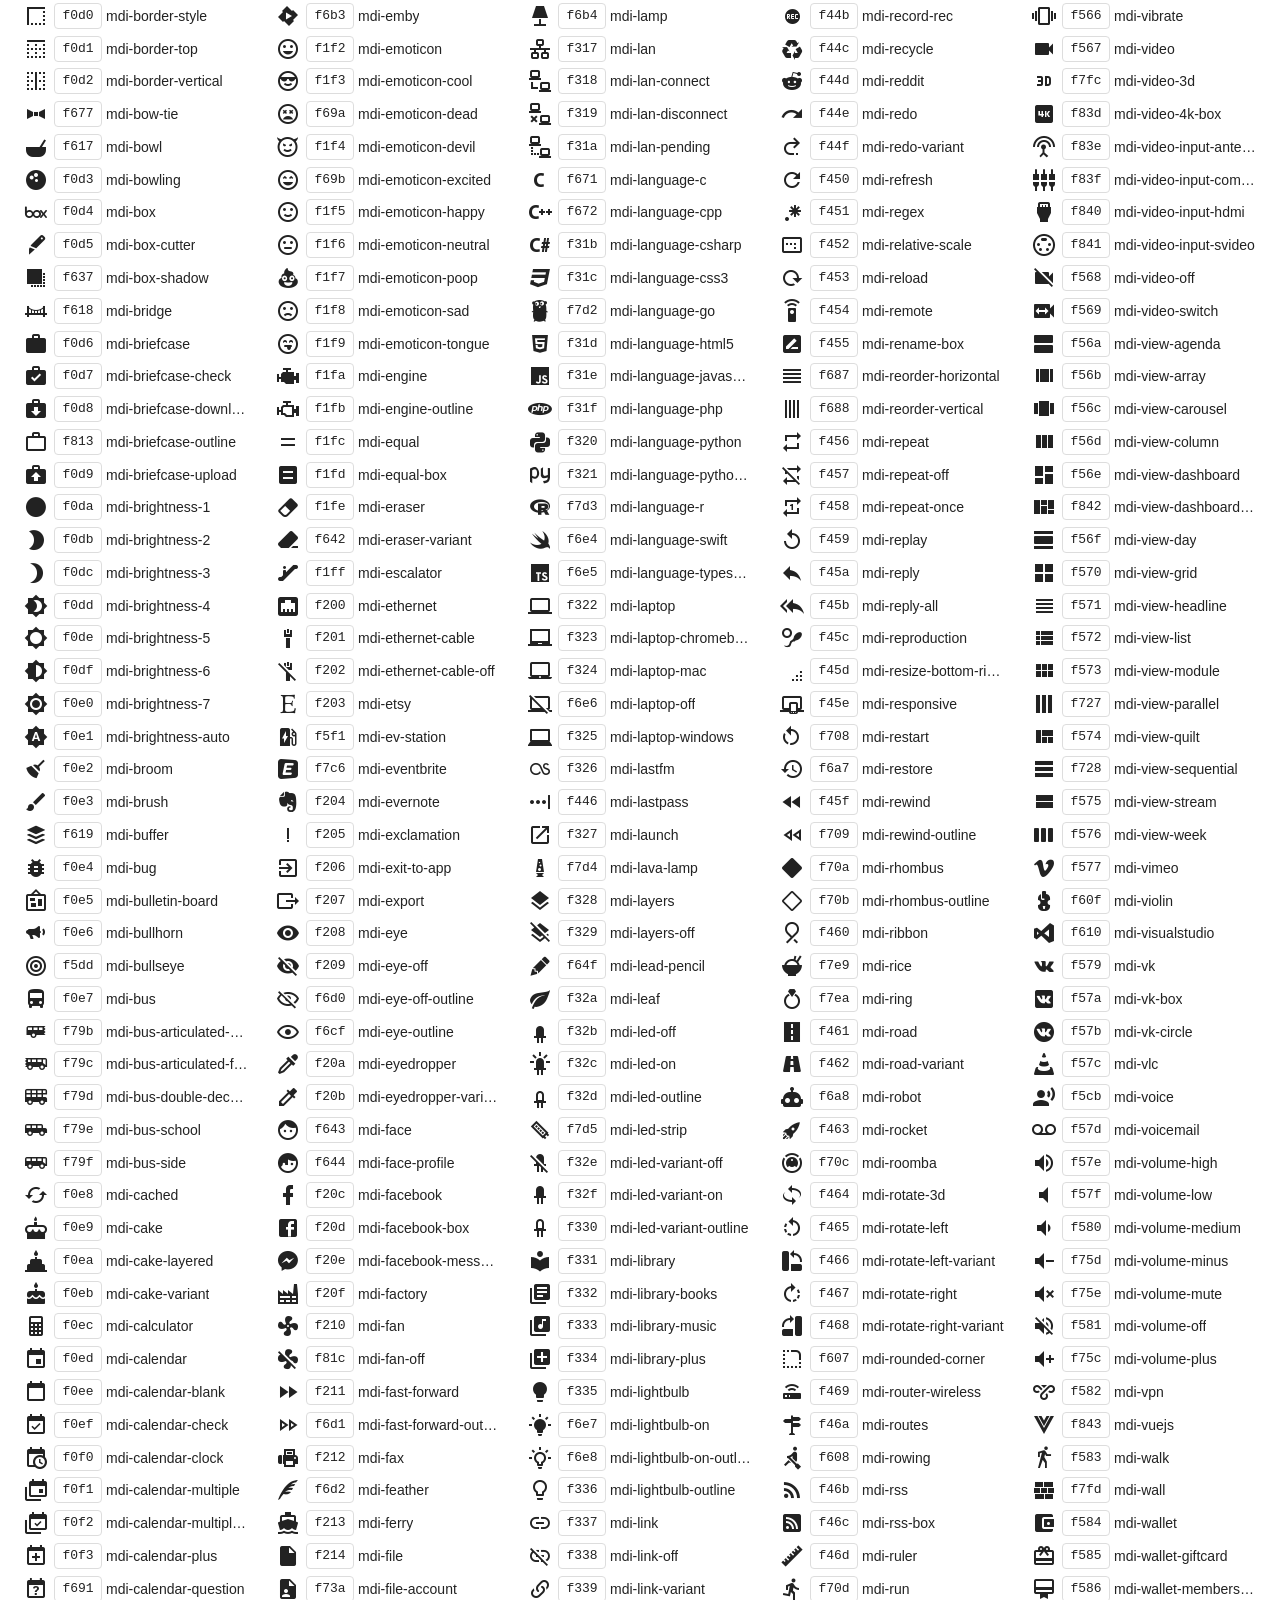
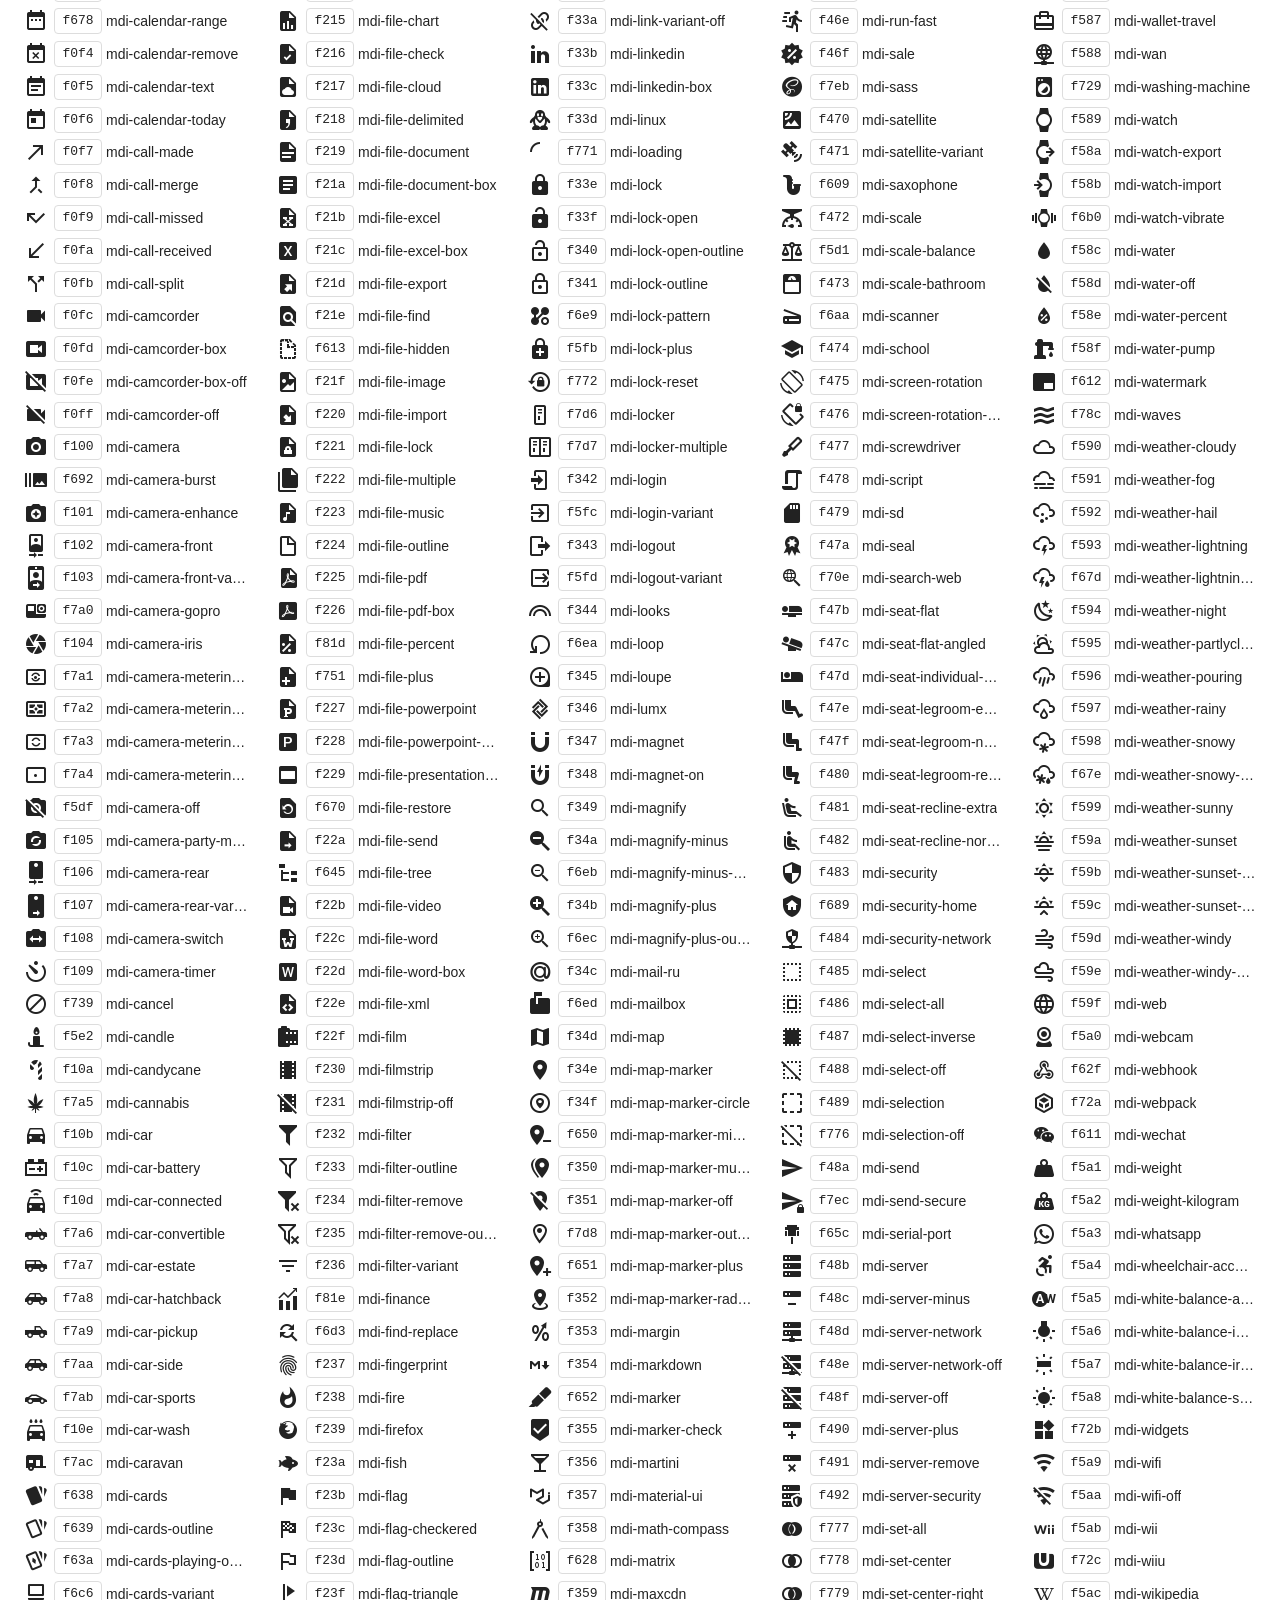
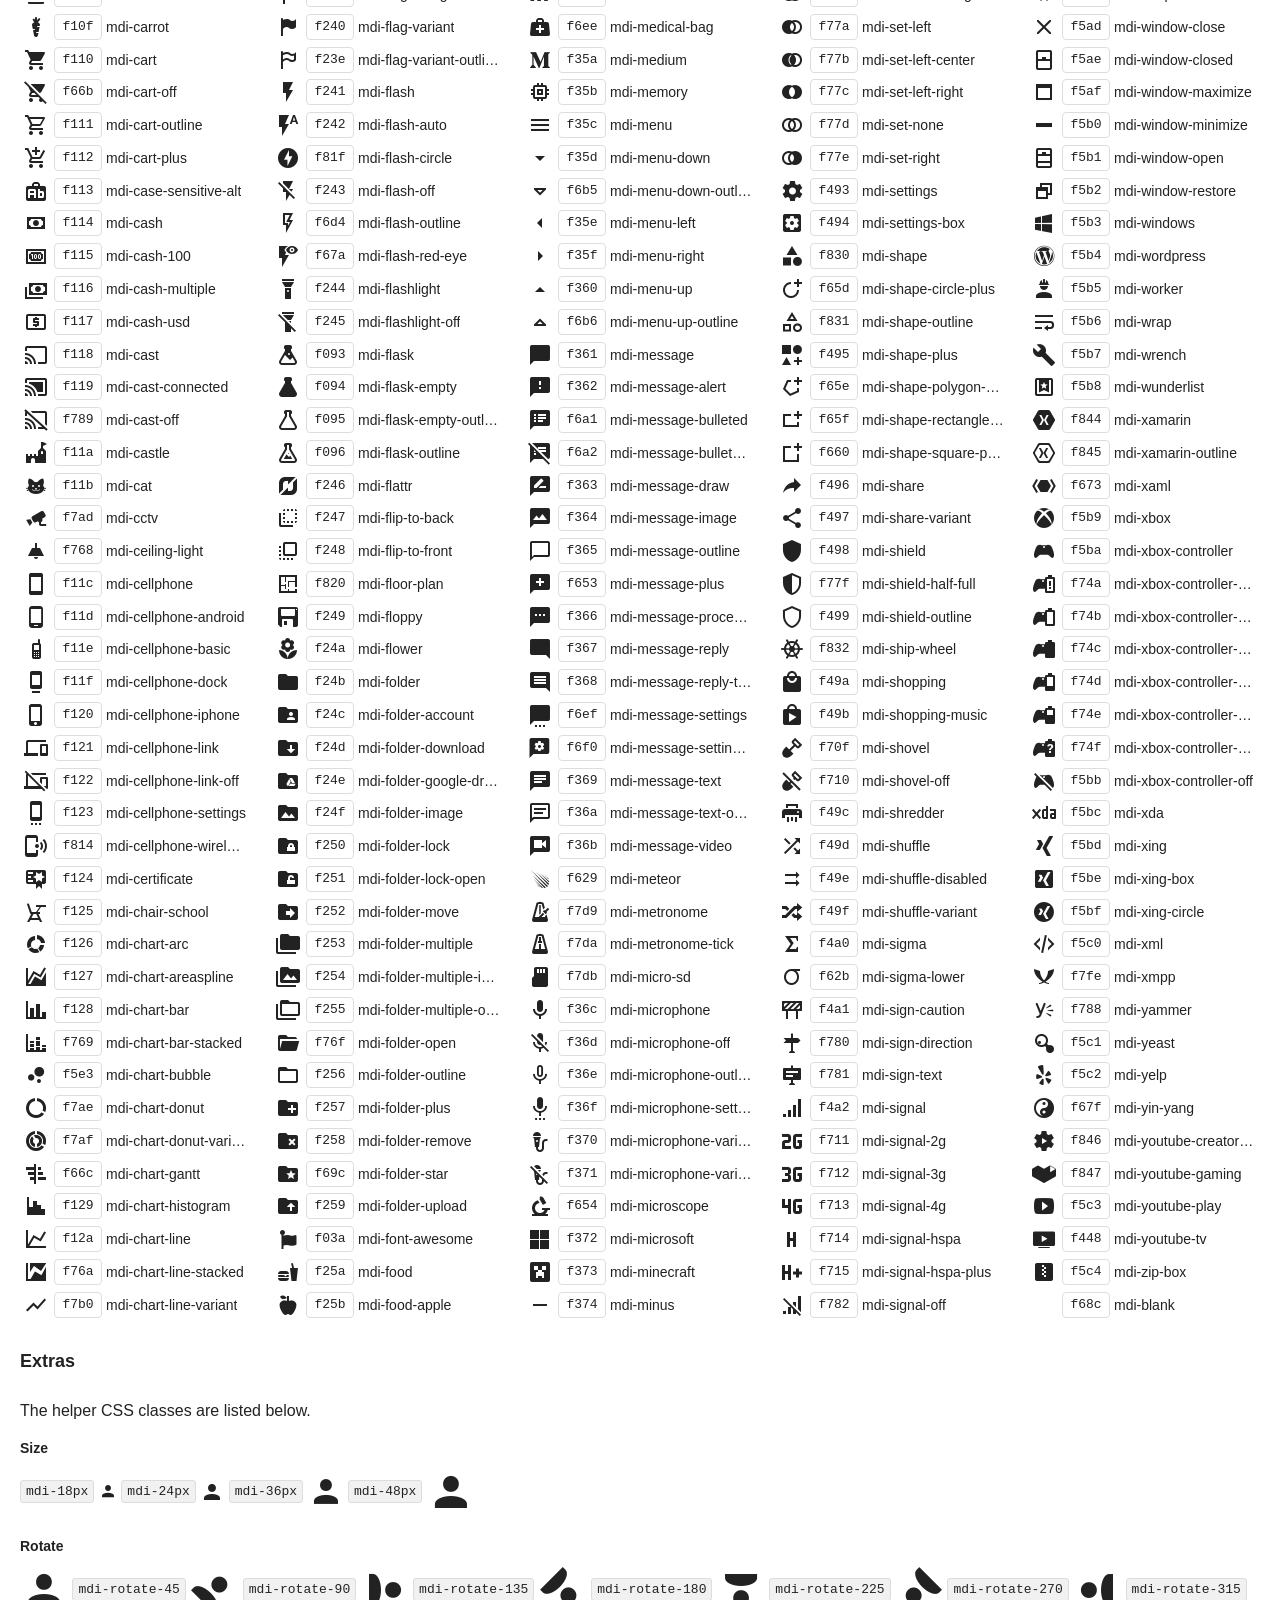
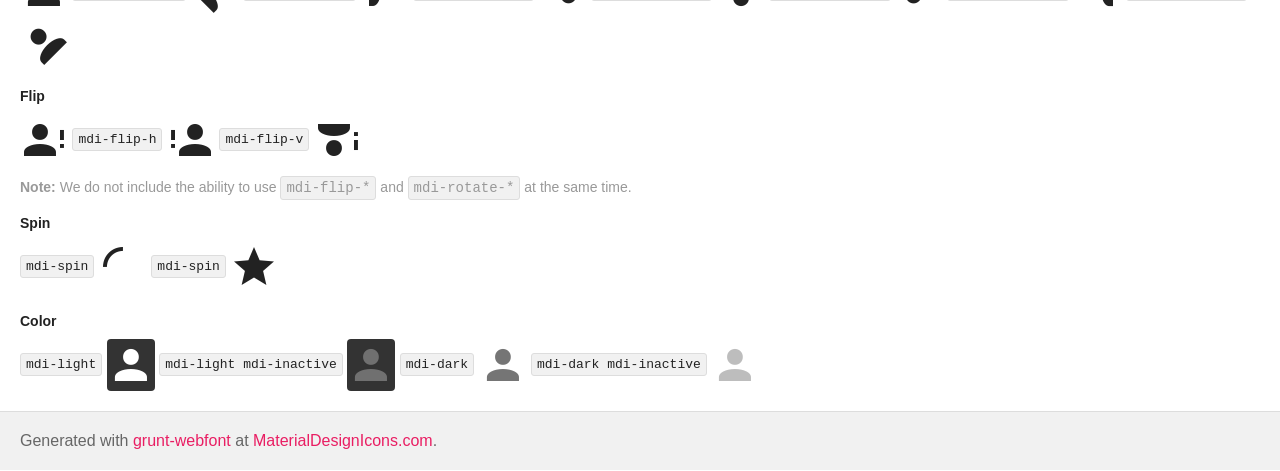
<file: ApptecPortalWeb/Content/vendors/iconfonts/mdi/preview.html>
<!doctype html>
<html>
<head>
    <meta charset="utf-8" />
    <title>Material Design Icons</title>
    <style>
        * {
            margin: 0;
            padding: 0;
        }

        body {
            margin: 0;
            padding: 0;
            background: #fff;
            color: #222;
        }

        h1, h2, h3, p, div, footer {
            font-family: "Helvetica Neue", Arial, sans-serif;
        }

        h1 {
            padding: 20px 20px 16px 20px;
            font-size: 26px;
            line-height: 26px;
            font-weight: normal;
            color: #FFF;
            background-color: #2196F3;
        }

        h1 svg {
            vertical-align: middle;
            width: 26px;
            height: 26px;
            margin: 0 6px 4px 0;
        }

        h1 svg path {
            fill: #FFF;
        }

        h1 .version {
            font-size: 14px;
            background: #FFF;
            padding: 4px 10px;
            float: right;
            border-radius: 2px;
            margin: -3px 0 0 0;
            color: #666;
            font-weight: bold;
        }

        h1 .version::before {
            content: 'v';
        }

        h2 {
            font-size: 18px;
            padding: 20px;
        }

        h3 {
            font-size: 14px;
            padding: 10px 20px 0 20px;
            font-weight: bold;
        }

        p {
            padding: 10px 20px;
        }

        p code {
            display: inline-block;
            vertical-align: middle;
            background: #F1F1F1;
            padding: 3px 5px;
            border-radius: 3px;
            border: 1px solid #DDD;
        }

        p i.mdi {
            vertical-align: middle;
            border-radius: 4px;
            display: inline-block;
        }

        p i.mdi.dark-demo {
            background: #333;
        }

        p.note {
            color: #999;
            font-size: 14px;
            padding: 0 20px 5px 20px;
        }

        .icons {
            padding: 0 20px 10px 20px;
            -webkit-column-count: 5;
            -moz-column-count: 5;
            column-count: 5;
            -webkit-column-gap: 20px;
            -moz-column-gap: 20px;
            column-gap: 20px;
        }

        .icons div {
            line-height: 2em;
        }

        .icons div span {
            cursor: pointer;
            font-size: 14px;
            text-overflow: ellipsis;
            display: inline-block;
            max-width: calc(100% - 90px);
            overflow: hidden;
            vertical-align: middle;
            white-space: nowrap;
        }

        .icons div code:hover,
        .icons div span:hover,
        .icons div i:hover {
            color: #3c90be;
        }

        .icons div code:hover {
            border-color: #3c90be;
        }

        .icons div code {
            border: 1px solid #DDD;
            width: 46px;
            margin-left: 2px;
            margin-right: 4px;
            border-radius: 4px;
            display: inline-block;
            vertical-align: middle;
            text-align: center;
            line-height: 24px;
            cursor: pointer;
        }

        .icons div i {
            display: inline-block;
            width: 32px;
            height: 24px;
            text-align: center;
            vertical-align: middle;
            cursor: pointer;
            line-height: 24px;
        }

        .icons .mdi:before {
            font-size: 24px;
        }

        pre {
            margin: 0 20px;
            font-family: Consolas, monospace;
            padding: 10px;
            border: 1px solid #DDD;
            background: #F1F1F1;
        }

        div.copied {
            position: fixed;
            top: 100px;
            left: 50%;
            width: 200px;
            text-align: center;
            color: #3c763d;
            background-color: #dff0d8;
            border: 1px solid #d6e9c6;
            padding: 10px 15px;
            border-radius: 4px;
            margin-left: -100px;
            box-shadow: 0 0 10px rgba(0, 0, 0, 0.2);
        }

        footer {
            padding: 20px;
            color: #666;
            border-top: 1px solid #DDD;
            background: #F1F1F1;
        }

        footer a {
            color: #e91e63;
            text-decoration: none;
        }
    </style>
    <link href="css/materialdesignicons.min.css" media="all" rel="stylesheet" type="text/css" />
</head>
<body>
    <h1>
        <svg>
            <path d="M0,0H8V3H18V0H26V8H23V18H26V26H18V23H8V21H18V18H21V8H18V5H8V8H5V18H8V26H0V18H3V8H0V0M2,2V6H6V2H2M2,20V24H6V20H2M20,2V6H24V2H20M20,20V24H24V20H20Z"></path>
        </svg>
        Material Design Icons
        <span class="version">2.1.19</span>
    </h1>

    <h2>Usage</h2>
    <pre><code>&lt;span class=&quot;mdi mdi-<span id="name">name</span>&quot;&gt;&lt;/span&gt;</code></pre>

    <h2>Icons <small>(click to copy to clipboard)</small></h2>
    <div class="icons" id="icons"></div>

    <h2>Extras</h2>

    <p>The helper CSS classes are listed below.</p>

    <h3>Size</h3>

    <p>
        <code>mdi-18px</code> <i class="mdi mdi-18px mdi-account"></i>
        <code>mdi-24px</code> <i class="mdi mdi-24px mdi-account"></i>
        <code>mdi-36px</code> <i class="mdi mdi-36px mdi-account"></i>
        <code>mdi-48px</code> <i class="mdi mdi-48px mdi-account"></i>
    </p>

    <h3>Rotate</h3>

    <p>
        <i class="mdi mdi-48px mdi-account"></i>
        <code>mdi-rotate-45</code> <i class="mdi mdi-48px mdi-rotate-45 mdi-account"></i>
        <code>mdi-rotate-90</code> <i class="mdi mdi-48px mdi-rotate-90 mdi-account"></i>
        <code>mdi-rotate-135</code> <i class="mdi mdi-48px mdi-rotate-135 mdi-account"></i>
        <code>mdi-rotate-180</code> <i class="mdi mdi-48px mdi-rotate-180 mdi-account"></i>
        <code>mdi-rotate-225</code> <i class="mdi mdi-48px mdi-rotate-225 mdi-account"></i>
        <code>mdi-rotate-270</code> <i class="mdi mdi-48px mdi-rotate-270 mdi-account"></i>
        <code>mdi-rotate-315</code> <i class="mdi mdi-48px mdi-rotate-315 mdi-account"></i>
    </p>

    <h3>Flip</h3>

    <p>
        <i class="mdi mdi-48px mdi-account-alert"></i>
        <code>mdi-flip-h</code> <i class="mdi mdi-48px mdi-flip-h mdi-account-alert"></i>
        <code>mdi-flip-v</code> <i class="mdi mdi-48px mdi-flip-v mdi-account-alert"></i>
    </p>

    <p class="note"><strong>Note:</strong> We do not include the ability to use <code>mdi-flip-*</code> and <code>mdi-rotate-*</code> at the same time.</p>

    <h3>Spin</h3>

    <p>
        <code>mdi-spin</code> <i class="mdi mdi-48px mdi-spin mdi-loading"></i>
        <code>mdi-spin</code> <i class="mdi mdi-48px mdi-spin mdi-star"></i>
    </p>

    <h3>Color</h3>

    <p style="padding-bottom:20px;">
        <code>mdi-light</code> <i class="mdi mdi-48px mdi-light mdi-account dark-demo"></i>
        <code>mdi-light mdi-inactive</code> <i class="mdi mdi-48px mdi-light mdi-inactive mdi-account dark-demo"></i>
        <code>mdi-dark</code> <i class="mdi mdi-48px mdi-dark mdi-account"></i>
        <code>mdi-dark mdi-inactive</code> <i class="mdi mdi-48px mdi-dark mdi-inactive mdi-account"></i>
    </p>

    <footer>Generated with <a href="https://github.com/sapegin/grunt-webfont">grunt-webfont</a> at <a href="http://materialdesignicons.com/">MaterialDesignIcons.com</a>.</footer>

    <script type="text/javascript">
        (function () {
            var icons = [{"name":"access-point","hex":"f002"},{"name":"access-point-network","hex":"f003"},{"name":"account","hex":"f004"},{"name":"account-alert","hex":"f005"},{"name":"account-box","hex":"f006"},{"name":"account-box-outline","hex":"f007"},{"name":"account-card-details","hex":"f5d2"},{"name":"account-check","hex":"f008"},{"name":"account-circle","hex":"f009"},{"name":"account-convert","hex":"f00a"},{"name":"account-edit","hex":"f6bb"},{"name":"account-key","hex":"f00b"},{"name":"account-location","hex":"f00c"},{"name":"account-minus","hex":"f00d"},{"name":"account-multiple","hex":"f00e"},{"name":"account-multiple-minus","hex":"f5d3"},{"name":"account-multiple-outline","hex":"f00f"},{"name":"account-multiple-plus","hex":"f010"},{"name":"account-multiple-plus-outline","hex":"f7ff"},{"name":"account-network","hex":"f011"},{"name":"account-off","hex":"f012"},{"name":"account-outline","hex":"f013"},{"name":"account-plus","hex":"f014"},{"name":"account-plus-outline","hex":"f800"},{"name":"account-remove","hex":"f015"},{"name":"account-search","hex":"f016"},{"name":"account-settings","hex":"f630"},{"name":"account-settings-variant","hex":"f631"},{"name":"account-star","hex":"f017"},{"name":"account-switch","hex":"f019"},{"name":"adjust","hex":"f01a"},{"name":"air-conditioner","hex":"f01b"},{"name":"airballoon","hex":"f01c"},{"name":"airplane","hex":"f01d"},{"name":"airplane-landing","hex":"f5d4"},{"name":"airplane-off","hex":"f01e"},{"name":"airplane-takeoff","hex":"f5d5"},{"name":"airplay","hex":"f01f"},{"name":"alarm","hex":"f020"},{"name":"alarm-bell","hex":"f78d"},{"name":"alarm-check","hex":"f021"},{"name":"alarm-light","hex":"f78e"},{"name":"alarm-multiple","hex":"f022"},{"name":"alarm-off","hex":"f023"},{"name":"alarm-plus","hex":"f024"},{"name":"alarm-snooze","hex":"f68d"},{"name":"album","hex":"f025"},{"name":"alert","hex":"f026"},{"name":"alert-box","hex":"f027"},{"name":"alert-circle","hex":"f028"},{"name":"alert-circle-outline","hex":"f5d6"},{"name":"alert-decagram","hex":"f6bc"},{"name":"alert-octagon","hex":"f029"},{"name":"alert-octagram","hex":"f766"},{"name":"alert-outline","hex":"f02a"},{"name":"all-inclusive","hex":"f6bd"},{"name":"allo","hex":"f801"},{"name":"alpha","hex":"f02b"},{"name":"alphabetical","hex":"f02c"},{"name":"altimeter","hex":"f5d7"},{"name":"amazon","hex":"f02d"},{"name":"amazon-clouddrive","hex":"f02e"},{"name":"ambulance","hex":"f02f"},{"name":"amplifier","hex":"f030"},{"name":"anchor","hex":"f031"},{"name":"android","hex":"f032"},{"name":"android-debug-bridge","hex":"f033"},{"name":"android-head","hex":"f78f"},{"name":"android-studio","hex":"f034"},{"name":"angular","hex":"f6b1"},{"name":"angularjs","hex":"f6be"},{"name":"animation","hex":"f5d8"},{"name":"apple","hex":"f035"},{"name":"apple-finder","hex":"f036"},{"name":"apple-ios","hex":"f037"},{"name":"apple-keyboard-caps","hex":"f632"},{"name":"apple-keyboard-command","hex":"f633"},{"name":"apple-keyboard-control","hex":"f634"},{"name":"apple-keyboard-option","hex":"f635"},{"name":"apple-keyboard-shift","hex":"f636"},{"name":"apple-mobileme","hex":"f038"},{"name":"apple-safari","hex":"f039"},{"name":"application","hex":"f614"},{"name":"approval","hex":"f790"},{"name":"apps","hex":"f03b"},{"name":"archive","hex":"f03c"},{"name":"arrange-bring-forward","hex":"f03d"},{"name":"arrange-bring-to-front","hex":"f03e"},{"name":"arrange-send-backward","hex":"f03f"},{"name":"arrange-send-to-back","hex":"f040"},{"name":"arrow-all","hex":"f041"},{"name":"arrow-bottom-left","hex":"f042"},{"name":"arrow-bottom-right","hex":"f043"},{"name":"arrow-collapse","hex":"f615"},{"name":"arrow-collapse-all","hex":"f044"},{"name":"arrow-collapse-down","hex":"f791"},{"name":"arrow-collapse-left","hex":"f792"},{"name":"arrow-collapse-right","hex":"f793"},{"name":"arrow-collapse-up","hex":"f794"},{"name":"arrow-down","hex":"f045"},{"name":"arrow-down-bold","hex":"f72d"},{"name":"arrow-down-bold-box","hex":"f72e"},{"name":"arrow-down-bold-box-outline","hex":"f72f"},{"name":"arrow-down-bold-circle","hex":"f047"},{"name":"arrow-down-bold-circle-outline","hex":"f048"},{"name":"arrow-down-bold-hexagon-outline","hex":"f049"},{"name":"arrow-down-box","hex":"f6bf"},{"name":"arrow-down-drop-circle","hex":"f04a"},{"name":"arrow-down-drop-circle-outline","hex":"f04b"},{"name":"arrow-down-thick","hex":"f046"},{"name":"arrow-expand","hex":"f616"},{"name":"arrow-expand-all","hex":"f04c"},{"name":"arrow-expand-down","hex":"f795"},{"name":"arrow-expand-left","hex":"f796"},{"name":"arrow-expand-right","hex":"f797"},{"name":"arrow-expand-up","hex":"f798"},{"name":"arrow-left","hex":"f04d"},{"name":"arrow-left-bold","hex":"f730"},{"name":"arrow-left-bold-box","hex":"f731"},{"name":"arrow-left-bold-box-outline","hex":"f732"},{"name":"arrow-left-bold-circle","hex":"f04f"},{"name":"arrow-left-bold-circle-outline","hex":"f050"},{"name":"arrow-left-bold-hexagon-outline","hex":"f051"},{"name":"arrow-left-box","hex":"f6c0"},{"name":"arrow-left-drop-circle","hex":"f052"},{"name":"arrow-left-drop-circle-outline","hex":"f053"},{"name":"arrow-left-thick","hex":"f04e"},{"name":"arrow-right","hex":"f054"},{"name":"arrow-right-bold","hex":"f733"},{"name":"arrow-right-bold-box","hex":"f734"},{"name":"arrow-right-bold-box-outline","hex":"f735"},{"name":"arrow-right-bold-circle","hex":"f056"},{"name":"arrow-right-bold-circle-outline","hex":"f057"},{"name":"arrow-right-bold-hexagon-outline","hex":"f058"},{"name":"arrow-right-box","hex":"f6c1"},{"name":"arrow-right-drop-circle","hex":"f059"},{"name":"arrow-right-drop-circle-outline","hex":"f05a"},{"name":"arrow-right-thick","hex":"f055"},{"name":"arrow-top-left","hex":"f05b"},{"name":"arrow-top-right","hex":"f05c"},{"name":"arrow-up","hex":"f05d"},{"name":"arrow-up-bold","hex":"f736"},{"name":"arrow-up-bold-box","hex":"f737"},{"name":"arrow-up-bold-box-outline","hex":"f738"},{"name":"arrow-up-bold-circle","hex":"f05f"},{"name":"arrow-up-bold-circle-outline","hex":"f060"},{"name":"arrow-up-bold-hexagon-outline","hex":"f061"},{"name":"arrow-up-box","hex":"f6c2"},{"name":"arrow-up-drop-circle","hex":"f062"},{"name":"arrow-up-drop-circle-outline","hex":"f063"},{"name":"arrow-up-thick","hex":"f05e"},{"name":"artist","hex":"f802"},{"name":"assistant","hex":"f064"},{"name":"asterisk","hex":"f6c3"},{"name":"at","hex":"f065"},{"name":"atlassian","hex":"f803"},{"name":"atom","hex":"f767"},{"name":"attachment","hex":"f066"},{"name":"audiobook","hex":"f067"},{"name":"auto-fix","hex":"f068"},{"name":"auto-upload","hex":"f069"},{"name":"autorenew","hex":"f06a"},{"name":"av-timer","hex":"f06b"},{"name":"azure","hex":"f804"},{"name":"baby","hex":"f06c"},{"name":"baby-buggy","hex":"f68e"},{"name":"backburger","hex":"f06d"},{"name":"backspace","hex":"f06e"},{"name":"backup-restore","hex":"f06f"},{"name":"bandcamp","hex":"f674"},{"name":"bank","hex":"f070"},{"name":"barcode","hex":"f071"},{"name":"barcode-scan","hex":"f072"},{"name":"barley","hex":"f073"},{"name":"barrel","hex":"f074"},{"name":"basecamp","hex":"f075"},{"name":"basket","hex":"f076"},{"name":"basket-fill","hex":"f077"},{"name":"basket-unfill","hex":"f078"},{"name":"basketball","hex":"f805"},{"name":"battery","hex":"f079"},{"name":"battery-10","hex":"f07a"},{"name":"battery-20","hex":"f07b"},{"name":"battery-30","hex":"f07c"},{"name":"battery-40","hex":"f07d"},{"name":"battery-50","hex":"f07e"},{"name":"battery-60","hex":"f07f"},{"name":"battery-70","hex":"f080"},{"name":"battery-80","hex":"f081"},{"name":"battery-90","hex":"f082"},{"name":"battery-alert","hex":"f083"},{"name":"battery-charging","hex":"f084"},{"name":"battery-charging-100","hex":"f085"},{"name":"battery-charging-20","hex":"f086"},{"name":"battery-charging-30","hex":"f087"},{"name":"battery-charging-40","hex":"f088"},{"name":"battery-charging-60","hex":"f089"},{"name":"battery-charging-80","hex":"f08a"},{"name":"battery-charging-90","hex":"f08b"},{"name":"battery-charging-wireless","hex":"f806"},{"name":"battery-charging-wireless-10","hex":"f807"},{"name":"battery-charging-wireless-20","hex":"f808"},{"name":"battery-charging-wireless-30","hex":"f809"},{"name":"battery-charging-wireless-40","hex":"f80a"},{"name":"battery-charging-wireless-50","hex":"f80b"},{"name":"battery-charging-wireless-60","hex":"f80c"},{"name":"battery-charging-wireless-70","hex":"f80d"},{"name":"battery-charging-wireless-80","hex":"f80e"},{"name":"battery-charging-wireless-90","hex":"f80f"},{"name":"battery-charging-wireless-alert","hex":"f810"},{"name":"battery-charging-wireless-outline","hex":"f811"},{"name":"battery-minus","hex":"f08c"},{"name":"battery-negative","hex":"f08d"},{"name":"battery-outline","hex":"f08e"},{"name":"battery-plus","hex":"f08f"},{"name":"battery-positive","hex":"f090"},{"name":"battery-unknown","hex":"f091"},{"name":"beach","hex":"f092"},{"name":"beaker","hex":"f68f"},{"name":"beats","hex":"f097"},{"name":"beer","hex":"f098"},{"name":"behance","hex":"f099"},{"name":"bell","hex":"f09a"},{"name":"bell-off","hex":"f09b"},{"name":"bell-outline","hex":"f09c"},{"name":"bell-plus","hex":"f09d"},{"name":"bell-ring","hex":"f09e"},{"name":"bell-ring-outline","hex":"f09f"},{"name":"bell-sleep","hex":"f0a0"},{"name":"beta","hex":"f0a1"},{"name":"bible","hex":"f0a2"},{"name":"bike","hex":"f0a3"},{"name":"bing","hex":"f0a4"},{"name":"binoculars","hex":"f0a5"},{"name":"bio","hex":"f0a6"},{"name":"biohazard","hex":"f0a7"},{"name":"bitbucket","hex":"f0a8"},{"name":"bitcoin","hex":"f812"},{"name":"black-mesa","hex":"f0a9"},{"name":"blackberry","hex":"f0aa"},{"name":"blender","hex":"f0ab"},{"name":"blinds","hex":"f0ac"},{"name":"block-helper","hex":"f0ad"},{"name":"blogger","hex":"f0ae"},{"name":"bluetooth","hex":"f0af"},{"name":"bluetooth-audio","hex":"f0b0"},{"name":"bluetooth-connect","hex":"f0b1"},{"name":"bluetooth-off","hex":"f0b2"},{"name":"bluetooth-settings","hex":"f0b3"},{"name":"bluetooth-transfer","hex":"f0b4"},{"name":"blur","hex":"f0b5"},{"name":"blur-linear","hex":"f0b6"},{"name":"blur-off","hex":"f0b7"},{"name":"blur-radial","hex":"f0b8"},{"name":"bomb","hex":"f690"},{"name":"bomb-off","hex":"f6c4"},{"name":"bone","hex":"f0b9"},{"name":"book","hex":"f0ba"},{"name":"book-minus","hex":"f5d9"},{"name":"book-multiple","hex":"f0bb"},{"name":"book-multiple-variant","hex":"f0bc"},{"name":"book-open","hex":"f0bd"},{"name":"book-open-page-variant","hex":"f5da"},{"name":"book-open-variant","hex":"f0be"},{"name":"book-plus","hex":"f5db"},{"name":"book-secure","hex":"f799"},{"name":"book-unsecure","hex":"f79a"},{"name":"book-variant","hex":"f0bf"},{"name":"bookmark","hex":"f0c0"},{"name":"bookmark-check","hex":"f0c1"},{"name":"bookmark-music","hex":"f0c2"},{"name":"bookmark-outline","hex":"f0c3"},{"name":"bookmark-plus","hex":"f0c5"},{"name":"bookmark-plus-outline","hex":"f0c4"},{"name":"bookmark-remove","hex":"f0c6"},{"name":"boombox","hex":"f5dc"},{"name":"bootstrap","hex":"f6c5"},{"name":"border-all","hex":"f0c7"},{"name":"border-bottom","hex":"f0c8"},{"name":"border-color","hex":"f0c9"},{"name":"border-horizontal","hex":"f0ca"},{"name":"border-inside","hex":"f0cb"},{"name":"border-left","hex":"f0cc"},{"name":"border-none","hex":"f0cd"},{"name":"border-outside","hex":"f0ce"},{"name":"border-right","hex":"f0cf"},{"name":"border-style","hex":"f0d0"},{"name":"border-top","hex":"f0d1"},{"name":"border-vertical","hex":"f0d2"},{"name":"bow-tie","hex":"f677"},{"name":"bowl","hex":"f617"},{"name":"bowling","hex":"f0d3"},{"name":"box","hex":"f0d4"},{"name":"box-cutter","hex":"f0d5"},{"name":"box-shadow","hex":"f637"},{"name":"bridge","hex":"f618"},{"name":"briefcase","hex":"f0d6"},{"name":"briefcase-check","hex":"f0d7"},{"name":"briefcase-download","hex":"f0d8"},{"name":"briefcase-outline","hex":"f813"},{"name":"briefcase-upload","hex":"f0d9"},{"name":"brightness-1","hex":"f0da"},{"name":"brightness-2","hex":"f0db"},{"name":"brightness-3","hex":"f0dc"},{"name":"brightness-4","hex":"f0dd"},{"name":"brightness-5","hex":"f0de"},{"name":"brightness-6","hex":"f0df"},{"name":"brightness-7","hex":"f0e0"},{"name":"brightness-auto","hex":"f0e1"},{"name":"broom","hex":"f0e2"},{"name":"brush","hex":"f0e3"},{"name":"buffer","hex":"f619"},{"name":"bug","hex":"f0e4"},{"name":"bulletin-board","hex":"f0e5"},{"name":"bullhorn","hex":"f0e6"},{"name":"bullseye","hex":"f5dd"},{"name":"bus","hex":"f0e7"},{"name":"bus-articulated-end","hex":"f79b"},{"name":"bus-articulated-front","hex":"f79c"},{"name":"bus-double-decker","hex":"f79d"},{"name":"bus-school","hex":"f79e"},{"name":"bus-side","hex":"f79f"},{"name":"cached","hex":"f0e8"},{"name":"cake","hex":"f0e9"},{"name":"cake-layered","hex":"f0ea"},{"name":"cake-variant","hex":"f0eb"},{"name":"calculator","hex":"f0ec"},{"name":"calendar","hex":"f0ed"},{"name":"calendar-blank","hex":"f0ee"},{"name":"calendar-check","hex":"f0ef"},{"name":"calendar-clock","hex":"f0f0"},{"name":"calendar-multiple","hex":"f0f1"},{"name":"calendar-multiple-check","hex":"f0f2"},{"name":"calendar-plus","hex":"f0f3"},{"name":"calendar-question","hex":"f691"},{"name":"calendar-range","hex":"f678"},{"name":"calendar-remove","hex":"f0f4"},{"name":"calendar-text","hex":"f0f5"},{"name":"calendar-today","hex":"f0f6"},{"name":"call-made","hex":"f0f7"},{"name":"call-merge","hex":"f0f8"},{"name":"call-missed","hex":"f0f9"},{"name":"call-received","hex":"f0fa"},{"name":"call-split","hex":"f0fb"},{"name":"camcorder","hex":"f0fc"},{"name":"camcorder-box","hex":"f0fd"},{"name":"camcorder-box-off","hex":"f0fe"},{"name":"camcorder-off","hex":"f0ff"},{"name":"camera","hex":"f100"},{"name":"camera-burst","hex":"f692"},{"name":"camera-enhance","hex":"f101"},{"name":"camera-front","hex":"f102"},{"name":"camera-front-variant","hex":"f103"},{"name":"camera-gopro","hex":"f7a0"},{"name":"camera-iris","hex":"f104"},{"name":"camera-metering-center","hex":"f7a1"},{"name":"camera-metering-matrix","hex":"f7a2"},{"name":"camera-metering-partial","hex":"f7a3"},{"name":"camera-metering-spot","hex":"f7a4"},{"name":"camera-off","hex":"f5df"},{"name":"camera-party-mode","hex":"f105"},{"name":"camera-rear","hex":"f106"},{"name":"camera-rear-variant","hex":"f107"},{"name":"camera-switch","hex":"f108"},{"name":"camera-timer","hex":"f109"},{"name":"cancel","hex":"f739"},{"name":"candle","hex":"f5e2"},{"name":"candycane","hex":"f10a"},{"name":"cannabis","hex":"f7a5"},{"name":"car","hex":"f10b"},{"name":"car-battery","hex":"f10c"},{"name":"car-connected","hex":"f10d"},{"name":"car-convertible","hex":"f7a6"},{"name":"car-estate","hex":"f7a7"},{"name":"car-hatchback","hex":"f7a8"},{"name":"car-pickup","hex":"f7a9"},{"name":"car-side","hex":"f7aa"},{"name":"car-sports","hex":"f7ab"},{"name":"car-wash","hex":"f10e"},{"name":"caravan","hex":"f7ac"},{"name":"cards","hex":"f638"},{"name":"cards-outline","hex":"f639"},{"name":"cards-playing-outline","hex":"f63a"},{"name":"cards-variant","hex":"f6c6"},{"name":"carrot","hex":"f10f"},{"name":"cart","hex":"f110"},{"name":"cart-off","hex":"f66b"},{"name":"cart-outline","hex":"f111"},{"name":"cart-plus","hex":"f112"},{"name":"case-sensitive-alt","hex":"f113"},{"name":"cash","hex":"f114"},{"name":"cash-100","hex":"f115"},{"name":"cash-multiple","hex":"f116"},{"name":"cash-usd","hex":"f117"},{"name":"cast","hex":"f118"},{"name":"cast-connected","hex":"f119"},{"name":"cast-off","hex":"f789"},{"name":"castle","hex":"f11a"},{"name":"cat","hex":"f11b"},{"name":"cctv","hex":"f7ad"},{"name":"ceiling-light","hex":"f768"},{"name":"cellphone","hex":"f11c"},{"name":"cellphone-android","hex":"f11d"},{"name":"cellphone-basic","hex":"f11e"},{"name":"cellphone-dock","hex":"f11f"},{"name":"cellphone-iphone","hex":"f120"},{"name":"cellphone-link","hex":"f121"},{"name":"cellphone-link-off","hex":"f122"},{"name":"cellphone-settings","hex":"f123"},{"name":"cellphone-wireless","hex":"f814"},{"name":"certificate","hex":"f124"},{"name":"chair-school","hex":"f125"},{"name":"chart-arc","hex":"f126"},{"name":"chart-areaspline","hex":"f127"},{"name":"chart-bar","hex":"f128"},{"name":"chart-bar-stacked","hex":"f769"},{"name":"chart-bubble","hex":"f5e3"},{"name":"chart-donut","hex":"f7ae"},{"name":"chart-donut-variant","hex":"f7af"},{"name":"chart-gantt","hex":"f66c"},{"name":"chart-histogram","hex":"f129"},{"name":"chart-line","hex":"f12a"},{"name":"chart-line-stacked","hex":"f76a"},{"name":"chart-line-variant","hex":"f7b0"},{"name":"chart-pie","hex":"f12b"},{"name":"chart-scatterplot-hexbin","hex":"f66d"},{"name":"chart-timeline","hex":"f66e"},{"name":"check","hex":"f12c"},{"name":"check-all","hex":"f12d"},{"name":"check-circle","hex":"f5e0"},{"name":"check-circle-outline","hex":"f5e1"},{"name":"checkbox-blank","hex":"f12e"},{"name":"checkbox-blank-circle","hex":"f12f"},{"name":"checkbox-blank-circle-outline","hex":"f130"},{"name":"checkbox-blank-outline","hex":"f131"},{"name":"checkbox-marked","hex":"f132"},{"name":"checkbox-marked-circle","hex":"f133"},{"name":"checkbox-marked-circle-outline","hex":"f134"},{"name":"checkbox-marked-outline","hex":"f135"},{"name":"checkbox-multiple-blank","hex":"f136"},{"name":"checkbox-multiple-blank-circle","hex":"f63b"},{"name":"checkbox-multiple-blank-circle-outline","hex":"f63c"},{"name":"checkbox-multiple-blank-outline","hex":"f137"},{"name":"checkbox-multiple-marked","hex":"f138"},{"name":"checkbox-multiple-marked-circle","hex":"f63d"},{"name":"checkbox-multiple-marked-circle-outline","hex":"f63e"},{"name":"checkbox-multiple-marked-outline","hex":"f139"},{"name":"checkerboard","hex":"f13a"},{"name":"chemical-weapon","hex":"f13b"},{"name":"chevron-double-down","hex":"f13c"},{"name":"chevron-double-left","hex":"f13d"},{"name":"chevron-double-right","hex":"f13e"},{"name":"chevron-double-up","hex":"f13f"},{"name":"chevron-down","hex":"f140"},{"name":"chevron-left","hex":"f141"},{"name":"chevron-right","hex":"f142"},{"name":"chevron-up","hex":"f143"},{"name":"chili-hot","hex":"f7b1"},{"name":"chili-medium","hex":"f7b2"},{"name":"chili-mild","hex":"f7b3"},{"name":"chip","hex":"f61a"},{"name":"church","hex":"f144"},{"name":"circle","hex":"f764"},{"name":"circle-outline","hex":"f765"},{"name":"cisco-webex","hex":"f145"},{"name":"city","hex":"f146"},{"name":"clipboard","hex":"f147"},{"name":"clipboard-account","hex":"f148"},{"name":"clipboard-alert","hex":"f149"},{"name":"clipboard-arrow-down","hex":"f14a"},{"name":"clipboard-arrow-left","hex":"f14b"},{"name":"clipboard-check","hex":"f14c"},{"name":"clipboard-flow","hex":"f6c7"},{"name":"clipboard-outline","hex":"f14d"},{"name":"clipboard-plus","hex":"f750"},{"name":"clipboard-text","hex":"f14e"},{"name":"clippy","hex":"f14f"},{"name":"clock","hex":"f150"},{"name":"clock-alert","hex":"f5ce"},{"name":"clock-end","hex":"f151"},{"name":"clock-fast","hex":"f152"},{"name":"clock-in","hex":"f153"},{"name":"clock-out","hex":"f154"},{"name":"clock-start","hex":"f155"},{"name":"close","hex":"f156"},{"name":"close-box","hex":"f157"},{"name":"close-box-outline","hex":"f158"},{"name":"close-circle","hex":"f159"},{"name":"close-circle-outline","hex":"f15a"},{"name":"close-network","hex":"f15b"},{"name":"close-octagon","hex":"f15c"},{"name":"close-octagon-outline","hex":"f15d"},{"name":"close-outline","hex":"f6c8"},{"name":"closed-caption","hex":"f15e"},{"name":"cloud","hex":"f15f"},{"name":"cloud-braces","hex":"f7b4"},{"name":"cloud-check","hex":"f160"},{"name":"cloud-circle","hex":"f161"},{"name":"cloud-download","hex":"f162"},{"name":"cloud-off-outline","hex":"f164"},{"name":"cloud-outline","hex":"f163"},{"name":"cloud-print","hex":"f165"},{"name":"cloud-print-outline","hex":"f166"},{"name":"cloud-sync","hex":"f63f"},{"name":"cloud-tags","hex":"f7b5"},{"name":"cloud-upload","hex":"f167"},{"name":"clover","hex":"f815"},{"name":"code-array","hex":"f168"},{"name":"code-braces","hex":"f169"},{"name":"code-brackets","hex":"f16a"},{"name":"code-equal","hex":"f16b"},{"name":"code-greater-than","hex":"f16c"},{"name":"code-greater-than-or-equal","hex":"f16d"},{"name":"code-less-than","hex":"f16e"},{"name":"code-less-than-or-equal","hex":"f16f"},{"name":"code-not-equal","hex":"f170"},{"name":"code-not-equal-variant","hex":"f171"},{"name":"code-parentheses","hex":"f172"},{"name":"code-string","hex":"f173"},{"name":"code-tags","hex":"f174"},{"name":"code-tags-check","hex":"f693"},{"name":"codepen","hex":"f175"},{"name":"coffee","hex":"f176"},{"name":"coffee-outline","hex":"f6c9"},{"name":"coffee-to-go","hex":"f177"},{"name":"coin","hex":"f178"},{"name":"coins","hex":"f694"},{"name":"collage","hex":"f640"},{"name":"color-helper","hex":"f179"},{"name":"comment","hex":"f17a"},{"name":"comment-account","hex":"f17b"},{"name":"comment-account-outline","hex":"f17c"},{"name":"comment-alert","hex":"f17d"},{"name":"comment-alert-outline","hex":"f17e"},{"name":"comment-check","hex":"f17f"},{"name":"comment-check-outline","hex":"f180"},{"name":"comment-multiple-outline","hex":"f181"},{"name":"comment-outline","hex":"f182"},{"name":"comment-plus-outline","hex":"f183"},{"name":"comment-processing","hex":"f184"},{"name":"comment-processing-outline","hex":"f185"},{"name":"comment-question","hex":"f816"},{"name":"comment-question-outline","hex":"f186"},{"name":"comment-remove","hex":"f5de"},{"name":"comment-remove-outline","hex":"f187"},{"name":"comment-text","hex":"f188"},{"name":"comment-text-outline","hex":"f189"},{"name":"compare","hex":"f18a"},{"name":"compass","hex":"f18b"},{"name":"compass-outline","hex":"f18c"},{"name":"console","hex":"f18d"},{"name":"console-line","hex":"f7b6"},{"name":"contact-mail","hex":"f18e"},{"name":"contacts","hex":"f6ca"},{"name":"content-copy","hex":"f18f"},{"name":"content-cut","hex":"f190"},{"name":"content-duplicate","hex":"f191"},{"name":"content-paste","hex":"f192"},{"name":"content-save","hex":"f193"},{"name":"content-save-all","hex":"f194"},{"name":"content-save-outline","hex":"f817"},{"name":"content-save-settings","hex":"f61b"},{"name":"contrast","hex":"f195"},{"name":"contrast-box","hex":"f196"},{"name":"contrast-circle","hex":"f197"},{"name":"cookie","hex":"f198"},{"name":"copyright","hex":"f5e6"},{"name":"corn","hex":"f7b7"},{"name":"counter","hex":"f199"},{"name":"cow","hex":"f19a"},{"name":"creation","hex":"f1c9"},{"name":"credit-card","hex":"f19b"},{"name":"credit-card-multiple","hex":"f19c"},{"name":"credit-card-off","hex":"f5e4"},{"name":"credit-card-plus","hex":"f675"},{"name":"credit-card-scan","hex":"f19d"},{"name":"crop","hex":"f19e"},{"name":"crop-free","hex":"f19f"},{"name":"crop-landscape","hex":"f1a0"},{"name":"crop-portrait","hex":"f1a1"},{"name":"crop-rotate","hex":"f695"},{"name":"crop-square","hex":"f1a2"},{"name":"crosshairs","hex":"f1a3"},{"name":"crosshairs-gps","hex":"f1a4"},{"name":"crown","hex":"f1a5"},{"name":"cube","hex":"f1a6"},{"name":"cube-outline","hex":"f1a7"},{"name":"cube-send","hex":"f1a8"},{"name":"cube-unfolded","hex":"f1a9"},{"name":"cup","hex":"f1aa"},{"name":"cup-off","hex":"f5e5"},{"name":"cup-water","hex":"f1ab"},{"name":"currency-btc","hex":"f1ac"},{"name":"currency-chf","hex":"f7b8"},{"name":"currency-cny","hex":"f7b9"},{"name":"currency-eth","hex":"f7ba"},{"name":"currency-eur","hex":"f1ad"},{"name":"currency-gbp","hex":"f1ae"},{"name":"currency-inr","hex":"f1af"},{"name":"currency-jpy","hex":"f7bb"},{"name":"currency-krw","hex":"f7bc"},{"name":"currency-ngn","hex":"f1b0"},{"name":"currency-rub","hex":"f1b1"},{"name":"currency-sign","hex":"f7bd"},{"name":"currency-try","hex":"f1b2"},{"name":"currency-twd","hex":"f7be"},{"name":"currency-usd","hex":"f1b3"},{"name":"currency-usd-off","hex":"f679"},{"name":"cursor-default","hex":"f1b4"},{"name":"cursor-default-outline","hex":"f1b5"},{"name":"cursor-move","hex":"f1b6"},{"name":"cursor-pointer","hex":"f1b7"},{"name":"cursor-text","hex":"f5e7"},{"name":"database","hex":"f1b8"},{"name":"database-minus","hex":"f1b9"},{"name":"database-plus","hex":"f1ba"},{"name":"debug-step-into","hex":"f1bb"},{"name":"debug-step-out","hex":"f1bc"},{"name":"debug-step-over","hex":"f1bd"},{"name":"decagram","hex":"f76b"},{"name":"decagram-outline","hex":"f76c"},{"name":"decimal-decrease","hex":"f1be"},{"name":"decimal-increase","hex":"f1bf"},{"name":"delete","hex":"f1c0"},{"name":"delete-circle","hex":"f682"},{"name":"delete-empty","hex":"f6cb"},{"name":"delete-forever","hex":"f5e8"},{"name":"delete-restore","hex":"f818"},{"name":"delete-sweep","hex":"f5e9"},{"name":"delete-variant","hex":"f1c1"},{"name":"delta","hex":"f1c2"},{"name":"deskphone","hex":"f1c3"},{"name":"desktop-classic","hex":"f7bf"},{"name":"desktop-mac","hex":"f1c4"},{"name":"desktop-tower","hex":"f1c5"},{"name":"details","hex":"f1c6"},{"name":"developer-board","hex":"f696"},{"name":"deviantart","hex":"f1c7"},{"name":"dialpad","hex":"f61c"},{"name":"diamond","hex":"f1c8"},{"name":"dice-1","hex":"f1ca"},{"name":"dice-2","hex":"f1cb"},{"name":"dice-3","hex":"f1cc"},{"name":"dice-4","hex":"f1cd"},{"name":"dice-5","hex":"f1ce"},{"name":"dice-6","hex":"f1cf"},{"name":"dice-d10","hex":"f76e"},{"name":"dice-d20","hex":"f5ea"},{"name":"dice-d4","hex":"f5eb"},{"name":"dice-d6","hex":"f5ec"},{"name":"dice-d8","hex":"f5ed"},{"name":"dice-multiple","hex":"f76d"},{"name":"dictionary","hex":"f61d"},{"name":"dip-switch","hex":"f7c0"},{"name":"directions","hex":"f1d0"},{"name":"directions-fork","hex":"f641"},{"name":"discord","hex":"f66f"},{"name":"disk","hex":"f5ee"},{"name":"disk-alert","hex":"f1d1"},{"name":"disqus","hex":"f1d2"},{"name":"disqus-outline","hex":"f1d3"},{"name":"division","hex":"f1d4"},{"name":"division-box","hex":"f1d5"},{"name":"dna","hex":"f683"},{"name":"dns","hex":"f1d6"},{"name":"do-not-disturb","hex":"f697"},{"name":"do-not-disturb-off","hex":"f698"},{"name":"dolby","hex":"f6b2"},{"name":"domain","hex":"f1d7"},{"name":"donkey","hex":"f7c1"},{"name":"door","hex":"f819"},{"name":"door-closed","hex":"f81a"},{"name":"door-open","hex":"f81b"},{"name":"dots-horizontal","hex":"f1d8"},{"name":"dots-horizontal-circle","hex":"f7c2"},{"name":"dots-vertical","hex":"f1d9"},{"name":"dots-vertical-circle","hex":"f7c3"},{"name":"douban","hex":"f699"},{"name":"download","hex":"f1da"},{"name":"download-network","hex":"f6f3"},{"name":"drag","hex":"f1db"},{"name":"drag-horizontal","hex":"f1dc"},{"name":"drag-vertical","hex":"f1dd"},{"name":"drawing","hex":"f1de"},{"name":"drawing-box","hex":"f1df"},{"name":"dribbble","hex":"f1e0"},{"name":"dribbble-box","hex":"f1e1"},{"name":"drone","hex":"f1e2"},{"name":"dropbox","hex":"f1e3"},{"name":"drupal","hex":"f1e4"},{"name":"duck","hex":"f1e5"},{"name":"dumbbell","hex":"f1e6"},{"name":"ear-hearing","hex":"f7c4"},{"name":"earth","hex":"f1e7"},{"name":"earth-box","hex":"f6cc"},{"name":"earth-box-off","hex":"f6cd"},{"name":"earth-off","hex":"f1e8"},{"name":"edge","hex":"f1e9"},{"name":"eject","hex":"f1ea"},{"name":"elephant","hex":"f7c5"},{"name":"elevation-decline","hex":"f1eb"},{"name":"elevation-rise","hex":"f1ec"},{"name":"elevator","hex":"f1ed"},{"name":"email","hex":"f1ee"},{"name":"email-alert","hex":"f6ce"},{"name":"email-open","hex":"f1ef"},{"name":"email-open-outline","hex":"f5ef"},{"name":"email-outline","hex":"f1f0"},{"name":"email-secure","hex":"f1f1"},{"name":"email-variant","hex":"f5f0"},{"name":"emby","hex":"f6b3"},{"name":"emoticon","hex":"f1f2"},{"name":"emoticon-cool","hex":"f1f3"},{"name":"emoticon-dead","hex":"f69a"},{"name":"emoticon-devil","hex":"f1f4"},{"name":"emoticon-excited","hex":"f69b"},{"name":"emoticon-happy","hex":"f1f5"},{"name":"emoticon-neutral","hex":"f1f6"},{"name":"emoticon-poop","hex":"f1f7"},{"name":"emoticon-sad","hex":"f1f8"},{"name":"emoticon-tongue","hex":"f1f9"},{"name":"engine","hex":"f1fa"},{"name":"engine-outline","hex":"f1fb"},{"name":"equal","hex":"f1fc"},{"name":"equal-box","hex":"f1fd"},{"name":"eraser","hex":"f1fe"},{"name":"eraser-variant","hex":"f642"},{"name":"escalator","hex":"f1ff"},{"name":"ethernet","hex":"f200"},{"name":"ethernet-cable","hex":"f201"},{"name":"ethernet-cable-off","hex":"f202"},{"name":"etsy","hex":"f203"},{"name":"ev-station","hex":"f5f1"},{"name":"eventbrite","hex":"f7c6"},{"name":"evernote","hex":"f204"},{"name":"exclamation","hex":"f205"},{"name":"exit-to-app","hex":"f206"},{"name":"export","hex":"f207"},{"name":"eye","hex":"f208"},{"name":"eye-off","hex":"f209"},{"name":"eye-off-outline","hex":"f6d0"},{"name":"eye-outline","hex":"f6cf"},{"name":"eyedropper","hex":"f20a"},{"name":"eyedropper-variant","hex":"f20b"},{"name":"face","hex":"f643"},{"name":"face-profile","hex":"f644"},{"name":"facebook","hex":"f20c"},{"name":"facebook-box","hex":"f20d"},{"name":"facebook-messenger","hex":"f20e"},{"name":"factory","hex":"f20f"},{"name":"fan","hex":"f210"},{"name":"fan-off","hex":"f81c"},{"name":"fast-forward","hex":"f211"},{"name":"fast-forward-outline","hex":"f6d1"},{"name":"fax","hex":"f212"},{"name":"feather","hex":"f6d2"},{"name":"ferry","hex":"f213"},{"name":"file","hex":"f214"},{"name":"file-account","hex":"f73a"},{"name":"file-chart","hex":"f215"},{"name":"file-check","hex":"f216"},{"name":"file-cloud","hex":"f217"},{"name":"file-delimited","hex":"f218"},{"name":"file-document","hex":"f219"},{"name":"file-document-box","hex":"f21a"},{"name":"file-excel","hex":"f21b"},{"name":"file-excel-box","hex":"f21c"},{"name":"file-export","hex":"f21d"},{"name":"file-find","hex":"f21e"},{"name":"file-hidden","hex":"f613"},{"name":"file-image","hex":"f21f"},{"name":"file-import","hex":"f220"},{"name":"file-lock","hex":"f221"},{"name":"file-multiple","hex":"f222"},{"name":"file-music","hex":"f223"},{"name":"file-outline","hex":"f224"},{"name":"file-pdf","hex":"f225"},{"name":"file-pdf-box","hex":"f226"},{"name":"file-percent","hex":"f81d"},{"name":"file-plus","hex":"f751"},{"name":"file-powerpoint","hex":"f227"},{"name":"file-powerpoint-box","hex":"f228"},{"name":"file-presentation-box","hex":"f229"},{"name":"file-restore","hex":"f670"},{"name":"file-send","hex":"f22a"},{"name":"file-tree","hex":"f645"},{"name":"file-video","hex":"f22b"},{"name":"file-word","hex":"f22c"},{"name":"file-word-box","hex":"f22d"},{"name":"file-xml","hex":"f22e"},{"name":"film","hex":"f22f"},{"name":"filmstrip","hex":"f230"},{"name":"filmstrip-off","hex":"f231"},{"name":"filter","hex":"f232"},{"name":"filter-outline","hex":"f233"},{"name":"filter-remove","hex":"f234"},{"name":"filter-remove-outline","hex":"f235"},{"name":"filter-variant","hex":"f236"},{"name":"finance","hex":"f81e"},{"name":"find-replace","hex":"f6d3"},{"name":"fingerprint","hex":"f237"},{"name":"fire","hex":"f238"},{"name":"firefox","hex":"f239"},{"name":"fish","hex":"f23a"},{"name":"flag","hex":"f23b"},{"name":"flag-checkered","hex":"f23c"},{"name":"flag-outline","hex":"f23d"},{"name":"flag-triangle","hex":"f23f"},{"name":"flag-variant","hex":"f240"},{"name":"flag-variant-outline","hex":"f23e"},{"name":"flash","hex":"f241"},{"name":"flash-auto","hex":"f242"},{"name":"flash-circle","hex":"f81f"},{"name":"flash-off","hex":"f243"},{"name":"flash-outline","hex":"f6d4"},{"name":"flash-red-eye","hex":"f67a"},{"name":"flashlight","hex":"f244"},{"name":"flashlight-off","hex":"f245"},{"name":"flask","hex":"f093"},{"name":"flask-empty","hex":"f094"},{"name":"flask-empty-outline","hex":"f095"},{"name":"flask-outline","hex":"f096"},{"name":"flattr","hex":"f246"},{"name":"flip-to-back","hex":"f247"},{"name":"flip-to-front","hex":"f248"},{"name":"floor-plan","hex":"f820"},{"name":"floppy","hex":"f249"},{"name":"flower","hex":"f24a"},{"name":"folder","hex":"f24b"},{"name":"folder-account","hex":"f24c"},{"name":"folder-download","hex":"f24d"},{"name":"folder-google-drive","hex":"f24e"},{"name":"folder-image","hex":"f24f"},{"name":"folder-lock","hex":"f250"},{"name":"folder-lock-open","hex":"f251"},{"name":"folder-move","hex":"f252"},{"name":"folder-multiple","hex":"f253"},{"name":"folder-multiple-image","hex":"f254"},{"name":"folder-multiple-outline","hex":"f255"},{"name":"folder-open","hex":"f76f"},{"name":"folder-outline","hex":"f256"},{"name":"folder-plus","hex":"f257"},{"name":"folder-remove","hex":"f258"},{"name":"folder-star","hex":"f69c"},{"name":"folder-upload","hex":"f259"},{"name":"font-awesome","hex":"f03a"},{"name":"food","hex":"f25a"},{"name":"food-apple","hex":"f25b"},{"name":"food-croissant","hex":"f7c7"},{"name":"food-fork-drink","hex":"f5f2"},{"name":"food-off","hex":"f5f3"},{"name":"food-variant","hex":"f25c"},{"name":"football","hex":"f25d"},{"name":"football-australian","hex":"f25e"},{"name":"football-helmet","hex":"f25f"},{"name":"forklift","hex":"f7c8"},{"name":"format-align-bottom","hex":"f752"},{"name":"format-align-center","hex":"f260"},{"name":"format-align-justify","hex":"f261"},{"name":"format-align-left","hex":"f262"},{"name":"format-align-middle","hex":"f753"},{"name":"format-align-right","hex":"f263"},{"name":"format-align-top","hex":"f754"},{"name":"format-annotation-plus","hex":"f646"},{"name":"format-bold","hex":"f264"},{"name":"format-clear","hex":"f265"},{"name":"format-color-fill","hex":"f266"},{"name":"format-color-text","hex":"f69d"},{"name":"format-float-center","hex":"f267"},{"name":"format-float-left","hex":"f268"},{"name":"format-float-none","hex":"f269"},{"name":"format-float-right","hex":"f26a"},{"name":"format-font","hex":"f6d5"},{"name":"format-header-1","hex":"f26b"},{"name":"format-header-2","hex":"f26c"},{"name":"format-header-3","hex":"f26d"},{"name":"format-header-4","hex":"f26e"},{"name":"format-header-5","hex":"f26f"},{"name":"format-header-6","hex":"f270"},{"name":"format-header-decrease","hex":"f271"},{"name":"format-header-equal","hex":"f272"},{"name":"format-header-increase","hex":"f273"},{"name":"format-header-pound","hex":"f274"},{"name":"format-horizontal-align-center","hex":"f61e"},{"name":"format-horizontal-align-left","hex":"f61f"},{"name":"format-horizontal-align-right","hex":"f620"},{"name":"format-indent-decrease","hex":"f275"},{"name":"format-indent-increase","hex":"f276"},{"name":"format-italic","hex":"f277"},{"name":"format-line-spacing","hex":"f278"},{"name":"format-line-style","hex":"f5c8"},{"name":"format-line-weight","hex":"f5c9"},{"name":"format-list-bulleted","hex":"f279"},{"name":"format-list-bulleted-type","hex":"f27a"},{"name":"format-list-checks","hex":"f755"},{"name":"format-list-numbers","hex":"f27b"},{"name":"format-page-break","hex":"f6d6"},{"name":"format-paint","hex":"f27c"},{"name":"format-paragraph","hex":"f27d"},{"name":"format-pilcrow","hex":"f6d7"},{"name":"format-quote-close","hex":"f27e"},{"name":"format-quote-open","hex":"f756"},{"name":"format-rotate-90","hex":"f6a9"},{"name":"format-section","hex":"f69e"},{"name":"format-size","hex":"f27f"},{"name":"format-strikethrough","hex":"f280"},{"name":"format-strikethrough-variant","hex":"f281"},{"name":"format-subscript","hex":"f282"},{"name":"format-superscript","hex":"f283"},{"name":"format-text","hex":"f284"},{"name":"format-textdirection-l-to-r","hex":"f285"},{"name":"format-textdirection-r-to-l","hex":"f286"},{"name":"format-title","hex":"f5f4"},{"name":"format-underline","hex":"f287"},{"name":"format-vertical-align-bottom","hex":"f621"},{"name":"format-vertical-align-center","hex":"f622"},{"name":"format-vertical-align-top","hex":"f623"},{"name":"format-wrap-inline","hex":"f288"},{"name":"format-wrap-square","hex":"f289"},{"name":"format-wrap-tight","hex":"f28a"},{"name":"format-wrap-top-bottom","hex":"f28b"},{"name":"forum","hex":"f28c"},{"name":"forum-outline","hex":"f821"},{"name":"forward","hex":"f28d"},{"name":"foursquare","hex":"f28e"},{"name":"fridge","hex":"f28f"},{"name":"fridge-filled","hex":"f290"},{"name":"fridge-filled-bottom","hex":"f291"},{"name":"fridge-filled-top","hex":"f292"},{"name":"fuel","hex":"f7c9"},{"name":"fullscreen","hex":"f293"},{"name":"fullscreen-exit","hex":"f294"},{"name":"function","hex":"f295"},{"name":"gamepad","hex":"f296"},{"name":"gamepad-variant","hex":"f297"},{"name":"garage","hex":"f6d8"},{"name":"garage-open","hex":"f6d9"},{"name":"gas-cylinder","hex":"f647"},{"name":"gas-station","hex":"f298"},{"name":"gate","hex":"f299"},{"name":"gauge","hex":"f29a"},{"name":"gavel","hex":"f29b"},{"name":"gender-female","hex":"f29c"},{"name":"gender-male","hex":"f29d"},{"name":"gender-male-female","hex":"f29e"},{"name":"gender-transgender","hex":"f29f"},{"name":"gesture","hex":"f7ca"},{"name":"gesture-double-tap","hex":"f73b"},{"name":"gesture-swipe-down","hex":"f73c"},{"name":"gesture-swipe-left","hex":"f73d"},{"name":"gesture-swipe-right","hex":"f73e"},{"name":"gesture-swipe-up","hex":"f73f"},{"name":"gesture-tap","hex":"f740"},{"name":"gesture-two-double-tap","hex":"f741"},{"name":"gesture-two-tap","hex":"f742"},{"name":"ghost","hex":"f2a0"},{"name":"gift","hex":"f2a1"},{"name":"git","hex":"f2a2"},{"name":"github-box","hex":"f2a3"},{"name":"github-circle","hex":"f2a4"},{"name":"github-face","hex":"f6da"},{"name":"glass-flute","hex":"f2a5"},{"name":"glass-mug","hex":"f2a6"},{"name":"glass-stange","hex":"f2a7"},{"name":"glass-tulip","hex":"f2a8"},{"name":"glassdoor","hex":"f2a9"},{"name":"glasses","hex":"f2aa"},{"name":"gmail","hex":"f2ab"},{"name":"gnome","hex":"f2ac"},{"name":"golf","hex":"f822"},{"name":"gondola","hex":"f685"},{"name":"google","hex":"f2ad"},{"name":"google-analytics","hex":"f7cb"},{"name":"google-assistant","hex":"f7cc"},{"name":"google-cardboard","hex":"f2ae"},{"name":"google-chrome","hex":"f2af"},{"name":"google-circles","hex":"f2b0"},{"name":"google-circles-communities","hex":"f2b1"},{"name":"google-circles-extended","hex":"f2b2"},{"name":"google-circles-group","hex":"f2b3"},{"name":"google-controller","hex":"f2b4"},{"name":"google-controller-off","hex":"f2b5"},{"name":"google-drive","hex":"f2b6"},{"name":"google-earth","hex":"f2b7"},{"name":"google-glass","hex":"f2b8"},{"name":"google-home","hex":"f823"},{"name":"google-keep","hex":"f6db"},{"name":"google-maps","hex":"f5f5"},{"name":"google-nearby","hex":"f2b9"},{"name":"google-pages","hex":"f2ba"},{"name":"google-photos","hex":"f6dc"},{"name":"google-physical-web","hex":"f2bb"},{"name":"google-play","hex":"f2bc"},{"name":"google-plus","hex":"f2bd"},{"name":"google-plus-box","hex":"f2be"},{"name":"google-translate","hex":"f2bf"},{"name":"google-wallet","hex":"f2c0"},{"name":"gradient","hex":"f69f"},{"name":"grease-pencil","hex":"f648"},{"name":"grid","hex":"f2c1"},{"name":"grid-large","hex":"f757"},{"name":"grid-off","hex":"f2c2"},{"name":"group","hex":"f2c3"},{"name":"guitar-acoustic","hex":"f770"},{"name":"guitar-electric","hex":"f2c4"},{"name":"guitar-pick","hex":"f2c5"},{"name":"guitar-pick-outline","hex":"f2c6"},{"name":"guy-fawkes-mask","hex":"f824"},{"name":"hackernews","hex":"f624"},{"name":"hamburger","hex":"f684"},{"name":"hand-pointing-right","hex":"f2c7"},{"name":"hanger","hex":"f2c8"},{"name":"hangouts","hex":"f2c9"},{"name":"harddisk","hex":"f2ca"},{"name":"headphones","hex":"f2cb"},{"name":"headphones-box","hex":"f2cc"},{"name":"headphones-off","hex":"f7cd"},{"name":"headphones-settings","hex":"f2cd"},{"name":"headset","hex":"f2ce"},{"name":"headset-dock","hex":"f2cf"},{"name":"headset-off","hex":"f2d0"},{"name":"heart","hex":"f2d1"},{"name":"heart-box","hex":"f2d2"},{"name":"heart-box-outline","hex":"f2d3"},{"name":"heart-broken","hex":"f2d4"},{"name":"heart-half","hex":"f6de"},{"name":"heart-half-full","hex":"f6dd"},{"name":"heart-half-outline","hex":"f6df"},{"name":"heart-off","hex":"f758"},{"name":"heart-outline","hex":"f2d5"},{"name":"heart-pulse","hex":"f5f6"},{"name":"help","hex":"f2d6"},{"name":"help-box","hex":"f78a"},{"name":"help-circle","hex":"f2d7"},{"name":"help-circle-outline","hex":"f625"},{"name":"help-network","hex":"f6f4"},{"name":"hexagon","hex":"f2d8"},{"name":"hexagon-multiple","hex":"f6e0"},{"name":"hexagon-outline","hex":"f2d9"},{"name":"high-definition","hex":"f7ce"},{"name":"highway","hex":"f5f7"},{"name":"history","hex":"f2da"},{"name":"hololens","hex":"f2db"},{"name":"home","hex":"f2dc"},{"name":"home-account","hex":"f825"},{"name":"home-assistant","hex":"f7cf"},{"name":"home-automation","hex":"f7d0"},{"name":"home-circle","hex":"f7d1"},{"name":"home-heart","hex":"f826"},{"name":"home-map-marker","hex":"f5f8"},{"name":"home-modern","hex":"f2dd"},{"name":"home-outline","hex":"f6a0"},{"name":"home-variant","hex":"f2de"},{"name":"hook","hex":"f6e1"},{"name":"hook-off","hex":"f6e2"},{"name":"hops","hex":"f2df"},{"name":"hospital","hex":"f2e0"},{"name":"hospital-building","hex":"f2e1"},{"name":"hospital-marker","hex":"f2e2"},{"name":"hot-tub","hex":"f827"},{"name":"hotel","hex":"f2e3"},{"name":"houzz","hex":"f2e4"},{"name":"houzz-box","hex":"f2e5"},{"name":"hulu","hex":"f828"},{"name":"human","hex":"f2e6"},{"name":"human-child","hex":"f2e7"},{"name":"human-female","hex":"f649"},{"name":"human-greeting","hex":"f64a"},{"name":"human-handsdown","hex":"f64b"},{"name":"human-handsup","hex":"f64c"},{"name":"human-male","hex":"f64d"},{"name":"human-male-female","hex":"f2e8"},{"name":"human-pregnant","hex":"f5cf"},{"name":"humble-bundle","hex":"f743"},{"name":"ice-cream","hex":"f829"},{"name":"image","hex":"f2e9"},{"name":"image-album","hex":"f2ea"},{"name":"image-area","hex":"f2eb"},{"name":"image-area-close","hex":"f2ec"},{"name":"image-broken","hex":"f2ed"},{"name":"image-broken-variant","hex":"f2ee"},{"name":"image-filter","hex":"f2ef"},{"name":"image-filter-black-white","hex":"f2f0"},{"name":"image-filter-center-focus","hex":"f2f1"},{"name":"image-filter-center-focus-weak","hex":"f2f2"},{"name":"image-filter-drama","hex":"f2f3"},{"name":"image-filter-frames","hex":"f2f4"},{"name":"image-filter-hdr","hex":"f2f5"},{"name":"image-filter-none","hex":"f2f6"},{"name":"image-filter-tilt-shift","hex":"f2f7"},{"name":"image-filter-vintage","hex":"f2f8"},{"name":"image-multiple","hex":"f2f9"},{"name":"image-off","hex":"f82a"},{"name":"import","hex":"f2fa"},{"name":"inbox","hex":"f686"},{"name":"inbox-arrow-down","hex":"f2fb"},{"name":"inbox-arrow-up","hex":"f3d1"},{"name":"incognito","hex":"f5f9"},{"name":"infinity","hex":"f6e3"},{"name":"information","hex":"f2fc"},{"name":"information-outline","hex":"f2fd"},{"name":"information-variant","hex":"f64e"},{"name":"instagram","hex":"f2fe"},{"name":"instapaper","hex":"f2ff"},{"name":"internet-explorer","hex":"f300"},{"name":"invert-colors","hex":"f301"},{"name":"itunes","hex":"f676"},{"name":"jeepney","hex":"f302"},{"name":"jira","hex":"f303"},{"name":"jsfiddle","hex":"f304"},{"name":"json","hex":"f626"},{"name":"karate","hex":"f82b"},{"name":"keg","hex":"f305"},{"name":"kettle","hex":"f5fa"},{"name":"key","hex":"f306"},{"name":"key-change","hex":"f307"},{"name":"key-minus","hex":"f308"},{"name":"key-plus","hex":"f309"},{"name":"key-remove","hex":"f30a"},{"name":"key-variant","hex":"f30b"},{"name":"keyboard","hex":"f30c"},{"name":"keyboard-backspace","hex":"f30d"},{"name":"keyboard-caps","hex":"f30e"},{"name":"keyboard-close","hex":"f30f"},{"name":"keyboard-off","hex":"f310"},{"name":"keyboard-return","hex":"f311"},{"name":"keyboard-tab","hex":"f312"},{"name":"keyboard-variant","hex":"f313"},{"name":"kickstarter","hex":"f744"},{"name":"kodi","hex":"f314"},{"name":"label","hex":"f315"},{"name":"label-outline","hex":"f316"},{"name":"ladybug","hex":"f82c"},{"name":"lambda","hex":"f627"},{"name":"lamp","hex":"f6b4"},{"name":"lan","hex":"f317"},{"name":"lan-connect","hex":"f318"},{"name":"lan-disconnect","hex":"f319"},{"name":"lan-pending","hex":"f31a"},{"name":"language-c","hex":"f671"},{"name":"language-cpp","hex":"f672"},{"name":"language-csharp","hex":"f31b"},{"name":"language-css3","hex":"f31c"},{"name":"language-go","hex":"f7d2"},{"name":"language-html5","hex":"f31d"},{"name":"language-javascript","hex":"f31e"},{"name":"language-php","hex":"f31f"},{"name":"language-python","hex":"f320"},{"name":"language-python-text","hex":"f321"},{"name":"language-r","hex":"f7d3"},{"name":"language-swift","hex":"f6e4"},{"name":"language-typescript","hex":"f6e5"},{"name":"laptop","hex":"f322"},{"name":"laptop-chromebook","hex":"f323"},{"name":"laptop-mac","hex":"f324"},{"name":"laptop-off","hex":"f6e6"},{"name":"laptop-windows","hex":"f325"},{"name":"lastfm","hex":"f326"},{"name":"lastpass","hex":"f446"},{"name":"launch","hex":"f327"},{"name":"lava-lamp","hex":"f7d4"},{"name":"layers","hex":"f328"},{"name":"layers-off","hex":"f329"},{"name":"lead-pencil","hex":"f64f"},{"name":"leaf","hex":"f32a"},{"name":"led-off","hex":"f32b"},{"name":"led-on","hex":"f32c"},{"name":"led-outline","hex":"f32d"},{"name":"led-strip","hex":"f7d5"},{"name":"led-variant-off","hex":"f32e"},{"name":"led-variant-on","hex":"f32f"},{"name":"led-variant-outline","hex":"f330"},{"name":"library","hex":"f331"},{"name":"library-books","hex":"f332"},{"name":"library-music","hex":"f333"},{"name":"library-plus","hex":"f334"},{"name":"lightbulb","hex":"f335"},{"name":"lightbulb-on","hex":"f6e7"},{"name":"lightbulb-on-outline","hex":"f6e8"},{"name":"lightbulb-outline","hex":"f336"},{"name":"link","hex":"f337"},{"name":"link-off","hex":"f338"},{"name":"link-variant","hex":"f339"},{"name":"link-variant-off","hex":"f33a"},{"name":"linkedin","hex":"f33b"},{"name":"linkedin-box","hex":"f33c"},{"name":"linux","hex":"f33d"},{"name":"loading","hex":"f771"},{"name":"lock","hex":"f33e"},{"name":"lock-open","hex":"f33f"},{"name":"lock-open-outline","hex":"f340"},{"name":"lock-outline","hex":"f341"},{"name":"lock-pattern","hex":"f6e9"},{"name":"lock-plus","hex":"f5fb"},{"name":"lock-reset","hex":"f772"},{"name":"locker","hex":"f7d6"},{"name":"locker-multiple","hex":"f7d7"},{"name":"login","hex":"f342"},{"name":"login-variant","hex":"f5fc"},{"name":"logout","hex":"f343"},{"name":"logout-variant","hex":"f5fd"},{"name":"looks","hex":"f344"},{"name":"loop","hex":"f6ea"},{"name":"loupe","hex":"f345"},{"name":"lumx","hex":"f346"},{"name":"magnet","hex":"f347"},{"name":"magnet-on","hex":"f348"},{"name":"magnify","hex":"f349"},{"name":"magnify-minus","hex":"f34a"},{"name":"magnify-minus-outline","hex":"f6eb"},{"name":"magnify-plus","hex":"f34b"},{"name":"magnify-plus-outline","hex":"f6ec"},{"name":"mail-ru","hex":"f34c"},{"name":"mailbox","hex":"f6ed"},{"name":"map","hex":"f34d"},{"name":"map-marker","hex":"f34e"},{"name":"map-marker-circle","hex":"f34f"},{"name":"map-marker-minus","hex":"f650"},{"name":"map-marker-multiple","hex":"f350"},{"name":"map-marker-off","hex":"f351"},{"name":"map-marker-outline","hex":"f7d8"},{"name":"map-marker-plus","hex":"f651"},{"name":"map-marker-radius","hex":"f352"},{"name":"margin","hex":"f353"},{"name":"markdown","hex":"f354"},{"name":"marker","hex":"f652"},{"name":"marker-check","hex":"f355"},{"name":"martini","hex":"f356"},{"name":"material-ui","hex":"f357"},{"name":"math-compass","hex":"f358"},{"name":"matrix","hex":"f628"},{"name":"maxcdn","hex":"f359"},{"name":"medical-bag","hex":"f6ee"},{"name":"medium","hex":"f35a"},{"name":"memory","hex":"f35b"},{"name":"menu","hex":"f35c"},{"name":"menu-down","hex":"f35d"},{"name":"menu-down-outline","hex":"f6b5"},{"name":"menu-left","hex":"f35e"},{"name":"menu-right","hex":"f35f"},{"name":"menu-up","hex":"f360"},{"name":"menu-up-outline","hex":"f6b6"},{"name":"message","hex":"f361"},{"name":"message-alert","hex":"f362"},{"name":"message-bulleted","hex":"f6a1"},{"name":"message-bulleted-off","hex":"f6a2"},{"name":"message-draw","hex":"f363"},{"name":"message-image","hex":"f364"},{"name":"message-outline","hex":"f365"},{"name":"message-plus","hex":"f653"},{"name":"message-processing","hex":"f366"},{"name":"message-reply","hex":"f367"},{"name":"message-reply-text","hex":"f368"},{"name":"message-settings","hex":"f6ef"},{"name":"message-settings-variant","hex":"f6f0"},{"name":"message-text","hex":"f369"},{"name":"message-text-outline","hex":"f36a"},{"name":"message-video","hex":"f36b"},{"name":"meteor","hex":"f629"},{"name":"metronome","hex":"f7d9"},{"name":"metronome-tick","hex":"f7da"},{"name":"micro-sd","hex":"f7db"},{"name":"microphone","hex":"f36c"},{"name":"microphone-off","hex":"f36d"},{"name":"microphone-outline","hex":"f36e"},{"name":"microphone-settings","hex":"f36f"},{"name":"microphone-variant","hex":"f370"},{"name":"microphone-variant-off","hex":"f371"},{"name":"microscope","hex":"f654"},{"name":"microsoft","hex":"f372"},{"name":"minecraft","hex":"f373"},{"name":"minus","hex":"f374"},{"name":"minus-box","hex":"f375"},{"name":"minus-box-outline","hex":"f6f1"},{"name":"minus-circle","hex":"f376"},{"name":"minus-circle-outline","hex":"f377"},{"name":"minus-network","hex":"f378"},{"name":"mixcloud","hex":"f62a"},{"name":"mixer","hex":"f7dc"},{"name":"monitor","hex":"f379"},{"name":"monitor-multiple","hex":"f37a"},{"name":"more","hex":"f37b"},{"name":"motorbike","hex":"f37c"},{"name":"mouse","hex":"f37d"},{"name":"mouse-off","hex":"f37e"},{"name":"mouse-variant","hex":"f37f"},{"name":"mouse-variant-off","hex":"f380"},{"name":"move-resize","hex":"f655"},{"name":"move-resize-variant","hex":"f656"},{"name":"movie","hex":"f381"},{"name":"movie-roll","hex":"f7dd"},{"name":"multiplication","hex":"f382"},{"name":"multiplication-box","hex":"f383"},{"name":"mushroom","hex":"f7de"},{"name":"mushroom-outline","hex":"f7df"},{"name":"music","hex":"f759"},{"name":"music-box","hex":"f384"},{"name":"music-box-outline","hex":"f385"},{"name":"music-circle","hex":"f386"},{"name":"music-note","hex":"f387"},{"name":"music-note-bluetooth","hex":"f5fe"},{"name":"music-note-bluetooth-off","hex":"f5ff"},{"name":"music-note-eighth","hex":"f388"},{"name":"music-note-half","hex":"f389"},{"name":"music-note-off","hex":"f38a"},{"name":"music-note-quarter","hex":"f38b"},{"name":"music-note-sixteenth","hex":"f38c"},{"name":"music-note-whole","hex":"f38d"},{"name":"music-off","hex":"f75a"},{"name":"nature","hex":"f38e"},{"name":"nature-people","hex":"f38f"},{"name":"navigation","hex":"f390"},{"name":"near-me","hex":"f5cd"},{"name":"needle","hex":"f391"},{"name":"nest-protect","hex":"f392"},{"name":"nest-thermostat","hex":"f393"},{"name":"netflix","hex":"f745"},{"name":"network","hex":"f6f2"},{"name":"new-box","hex":"f394"},{"name":"newspaper","hex":"f395"},{"name":"nfc","hex":"f396"},{"name":"nfc-tap","hex":"f397"},{"name":"nfc-variant","hex":"f398"},{"name":"ninja","hex":"f773"},{"name":"nintendo-switch","hex":"f7e0"},{"name":"nodejs","hex":"f399"},{"name":"note","hex":"f39a"},{"name":"note-multiple","hex":"f6b7"},{"name":"note-multiple-outline","hex":"f6b8"},{"name":"note-outline","hex":"f39b"},{"name":"note-plus","hex":"f39c"},{"name":"note-plus-outline","hex":"f39d"},{"name":"note-text","hex":"f39e"},{"name":"notebook","hex":"f82d"},{"name":"notification-clear-all","hex":"f39f"},{"name":"npm","hex":"f6f6"},{"name":"nuke","hex":"f6a3"},{"name":"null","hex":"f7e1"},{"name":"numeric","hex":"f3a0"},{"name":"numeric-0-box","hex":"f3a1"},{"name":"numeric-0-box-multiple-outline","hex":"f3a2"},{"name":"numeric-0-box-outline","hex":"f3a3"},{"name":"numeric-1-box","hex":"f3a4"},{"name":"numeric-1-box-multiple-outline","hex":"f3a5"},{"name":"numeric-1-box-outline","hex":"f3a6"},{"name":"numeric-2-box","hex":"f3a7"},{"name":"numeric-2-box-multiple-outline","hex":"f3a8"},{"name":"numeric-2-box-outline","hex":"f3a9"},{"name":"numeric-3-box","hex":"f3aa"},{"name":"numeric-3-box-multiple-outline","hex":"f3ab"},{"name":"numeric-3-box-outline","hex":"f3ac"},{"name":"numeric-4-box","hex":"f3ad"},{"name":"numeric-4-box-multiple-outline","hex":"f3ae"},{"name":"numeric-4-box-outline","hex":"f3af"},{"name":"numeric-5-box","hex":"f3b0"},{"name":"numeric-5-box-multiple-outline","hex":"f3b1"},{"name":"numeric-5-box-outline","hex":"f3b2"},{"name":"numeric-6-box","hex":"f3b3"},{"name":"numeric-6-box-multiple-outline","hex":"f3b4"},{"name":"numeric-6-box-outline","hex":"f3b5"},{"name":"numeric-7-box","hex":"f3b6"},{"name":"numeric-7-box-multiple-outline","hex":"f3b7"},{"name":"numeric-7-box-outline","hex":"f3b8"},{"name":"numeric-8-box","hex":"f3b9"},{"name":"numeric-8-box-multiple-outline","hex":"f3ba"},{"name":"numeric-8-box-outline","hex":"f3bb"},{"name":"numeric-9-box","hex":"f3bc"},{"name":"numeric-9-box-multiple-outline","hex":"f3bd"},{"name":"numeric-9-box-outline","hex":"f3be"},{"name":"numeric-9-plus-box","hex":"f3bf"},{"name":"numeric-9-plus-box-multiple-outline","hex":"f3c0"},{"name":"numeric-9-plus-box-outline","hex":"f3c1"},{"name":"nut","hex":"f6f7"},{"name":"nutrition","hex":"f3c2"},{"name":"oar","hex":"f67b"},{"name":"octagon","hex":"f3c3"},{"name":"octagon-outline","hex":"f3c4"},{"name":"octagram","hex":"f6f8"},{"name":"octagram-outline","hex":"f774"},{"name":"odnoklassniki","hex":"f3c5"},{"name":"office","hex":"f3c6"},{"name":"oil","hex":"f3c7"},{"name":"oil-temperature","hex":"f3c8"},{"name":"omega","hex":"f3c9"},{"name":"onedrive","hex":"f3ca"},{"name":"onenote","hex":"f746"},{"name":"opacity","hex":"f5cc"},{"name":"open-in-app","hex":"f3cb"},{"name":"open-in-new","hex":"f3cc"},{"name":"openid","hex":"f3cd"},{"name":"opera","hex":"f3ce"},{"name":"orbit","hex":"f018"},{"name":"ornament","hex":"f3cf"},{"name":"ornament-variant","hex":"f3d0"},{"name":"owl","hex":"f3d2"},{"name":"package","hex":"f3d3"},{"name":"package-down","hex":"f3d4"},{"name":"package-up","hex":"f3d5"},{"name":"package-variant","hex":"f3d6"},{"name":"package-variant-closed","hex":"f3d7"},{"name":"page-first","hex":"f600"},{"name":"page-last","hex":"f601"},{"name":"page-layout-body","hex":"f6f9"},{"name":"page-layout-footer","hex":"f6fa"},{"name":"page-layout-header","hex":"f6fb"},{"name":"page-layout-sidebar-left","hex":"f6fc"},{"name":"page-layout-sidebar-right","hex":"f6fd"},{"name":"palette","hex":"f3d8"},{"name":"palette-advanced","hex":"f3d9"},{"name":"panda","hex":"f3da"},{"name":"pandora","hex":"f3db"},{"name":"panorama","hex":"f3dc"},{"name":"panorama-fisheye","hex":"f3dd"},{"name":"panorama-horizontal","hex":"f3de"},{"name":"panorama-vertical","hex":"f3df"},{"name":"panorama-wide-angle","hex":"f3e0"},{"name":"paper-cut-vertical","hex":"f3e1"},{"name":"paperclip","hex":"f3e2"},{"name":"parking","hex":"f3e3"},{"name":"passport","hex":"f7e2"},{"name":"pause","hex":"f3e4"},{"name":"pause-circle","hex":"f3e5"},{"name":"pause-circle-outline","hex":"f3e6"},{"name":"pause-octagon","hex":"f3e7"},{"name":"pause-octagon-outline","hex":"f3e8"},{"name":"paw","hex":"f3e9"},{"name":"paw-off","hex":"f657"},{"name":"pen","hex":"f3ea"},{"name":"pencil","hex":"f3eb"},{"name":"pencil-box","hex":"f3ec"},{"name":"pencil-box-outline","hex":"f3ed"},{"name":"pencil-circle","hex":"f6fe"},{"name":"pencil-circle-outline","hex":"f775"},{"name":"pencil-lock","hex":"f3ee"},{"name":"pencil-off","hex":"f3ef"},{"name":"pentagon","hex":"f6ff"},{"name":"pentagon-outline","hex":"f700"},{"name":"percent","hex":"f3f0"},{"name":"periodic-table-co2","hex":"f7e3"},{"name":"periscope","hex":"f747"},{"name":"pharmacy","hex":"f3f1"},{"name":"phone","hex":"f3f2"},{"name":"phone-bluetooth","hex":"f3f3"},{"name":"phone-classic","hex":"f602"},{"name":"phone-forward","hex":"f3f4"},{"name":"phone-hangup","hex":"f3f5"},{"name":"phone-in-talk","hex":"f3f6"},{"name":"phone-incoming","hex":"f3f7"},{"name":"phone-locked","hex":"f3f8"},{"name":"phone-log","hex":"f3f9"},{"name":"phone-minus","hex":"f658"},{"name":"phone-missed","hex":"f3fa"},{"name":"phone-outgoing","hex":"f3fb"},{"name":"phone-paused","hex":"f3fc"},{"name":"phone-plus","hex":"f659"},{"name":"phone-return","hex":"f82e"},{"name":"phone-settings","hex":"f3fd"},{"name":"phone-voip","hex":"f3fe"},{"name":"pi","hex":"f3ff"},{"name":"pi-box","hex":"f400"},{"name":"piano","hex":"f67c"},{"name":"pig","hex":"f401"},{"name":"pill","hex":"f402"},{"name":"pillar","hex":"f701"},{"name":"pin","hex":"f403"},{"name":"pin-off","hex":"f404"},{"name":"pine-tree","hex":"f405"},{"name":"pine-tree-box","hex":"f406"},{"name":"pinterest","hex":"f407"},{"name":"pinterest-box","hex":"f408"},{"name":"pipe","hex":"f7e4"},{"name":"pipe-disconnected","hex":"f7e5"},{"name":"pistol","hex":"f702"},{"name":"pizza","hex":"f409"},{"name":"plane-shield","hex":"f6ba"},{"name":"play","hex":"f40a"},{"name":"play-box-outline","hex":"f40b"},{"name":"play-circle","hex":"f40c"},{"name":"play-circle-outline","hex":"f40d"},{"name":"play-pause","hex":"f40e"},{"name":"play-protected-content","hex":"f40f"},{"name":"playlist-check","hex":"f5c7"},{"name":"playlist-minus","hex":"f410"},{"name":"playlist-play","hex":"f411"},{"name":"playlist-plus","hex":"f412"},{"name":"playlist-remove","hex":"f413"},{"name":"playstation","hex":"f414"},{"name":"plex","hex":"f6b9"},{"name":"plus","hex":"f415"},{"name":"plus-box","hex":"f416"},{"name":"plus-box-outline","hex":"f703"},{"name":"plus-circle","hex":"f417"},{"name":"plus-circle-multiple-outline","hex":"f418"},{"name":"plus-circle-outline","hex":"f419"},{"name":"plus-network","hex":"f41a"},{"name":"plus-one","hex":"f41b"},{"name":"plus-outline","hex":"f704"},{"name":"pocket","hex":"f41c"},{"name":"pokeball","hex":"f41d"},{"name":"poker-chip","hex":"f82f"},{"name":"polaroid","hex":"f41e"},{"name":"poll","hex":"f41f"},{"name":"poll-box","hex":"f420"},{"name":"polymer","hex":"f421"},{"name":"pool","hex":"f606"},{"name":"popcorn","hex":"f422"},{"name":"pot","hex":"f65a"},{"name":"pot-mix","hex":"f65b"},{"name":"pound","hex":"f423"},{"name":"pound-box","hex":"f424"},{"name":"power","hex":"f425"},{"name":"power-plug","hex":"f6a4"},{"name":"power-plug-off","hex":"f6a5"},{"name":"power-settings","hex":"f426"},{"name":"power-socket","hex":"f427"},{"name":"power-socket-eu","hex":"f7e6"},{"name":"power-socket-uk","hex":"f7e7"},{"name":"power-socket-us","hex":"f7e8"},{"name":"prescription","hex":"f705"},{"name":"presentation","hex":"f428"},{"name":"presentation-play","hex":"f429"},{"name":"printer","hex":"f42a"},{"name":"printer-3d","hex":"f42b"},{"name":"printer-alert","hex":"f42c"},{"name":"printer-settings","hex":"f706"},{"name":"priority-high","hex":"f603"},{"name":"priority-low","hex":"f604"},{"name":"professional-hexagon","hex":"f42d"},{"name":"projector","hex":"f42e"},{"name":"projector-screen","hex":"f42f"},{"name":"publish","hex":"f6a6"},{"name":"pulse","hex":"f430"},{"name":"puzzle","hex":"f431"},{"name":"qqchat","hex":"f605"},{"name":"qrcode","hex":"f432"},{"name":"qrcode-scan","hex":"f433"},{"name":"quadcopter","hex":"f434"},{"name":"quality-high","hex":"f435"},{"name":"quicktime","hex":"f436"},{"name":"radar","hex":"f437"},{"name":"radiator","hex":"f438"},{"name":"radio","hex":"f439"},{"name":"radio-handheld","hex":"f43a"},{"name":"radio-tower","hex":"f43b"},{"name":"radioactive","hex":"f43c"},{"name":"radiobox-blank","hex":"f43d"},{"name":"radiobox-marked","hex":"f43e"},{"name":"raspberrypi","hex":"f43f"},{"name":"ray-end","hex":"f440"},{"name":"ray-end-arrow","hex":"f441"},{"name":"ray-start","hex":"f442"},{"name":"ray-start-arrow","hex":"f443"},{"name":"ray-start-end","hex":"f444"},{"name":"ray-vertex","hex":"f445"},{"name":"react","hex":"f707"},{"name":"read","hex":"f447"},{"name":"receipt","hex":"f449"},{"name":"record","hex":"f44a"},{"name":"record-rec","hex":"f44b"},{"name":"recycle","hex":"f44c"},{"name":"reddit","hex":"f44d"},{"name":"redo","hex":"f44e"},{"name":"redo-variant","hex":"f44f"},{"name":"refresh","hex":"f450"},{"name":"regex","hex":"f451"},{"name":"relative-scale","hex":"f452"},{"name":"reload","hex":"f453"},{"name":"remote","hex":"f454"},{"name":"rename-box","hex":"f455"},{"name":"reorder-horizontal","hex":"f687"},{"name":"reorder-vertical","hex":"f688"},{"name":"repeat","hex":"f456"},{"name":"repeat-off","hex":"f457"},{"name":"repeat-once","hex":"f458"},{"name":"replay","hex":"f459"},{"name":"reply","hex":"f45a"},{"name":"reply-all","hex":"f45b"},{"name":"reproduction","hex":"f45c"},{"name":"resize-bottom-right","hex":"f45d"},{"name":"responsive","hex":"f45e"},{"name":"restart","hex":"f708"},{"name":"restore","hex":"f6a7"},{"name":"rewind","hex":"f45f"},{"name":"rewind-outline","hex":"f709"},{"name":"rhombus","hex":"f70a"},{"name":"rhombus-outline","hex":"f70b"},{"name":"ribbon","hex":"f460"},{"name":"rice","hex":"f7e9"},{"name":"ring","hex":"f7ea"},{"name":"road","hex":"f461"},{"name":"road-variant","hex":"f462"},{"name":"robot","hex":"f6a8"},{"name":"rocket","hex":"f463"},{"name":"roomba","hex":"f70c"},{"name":"rotate-3d","hex":"f464"},{"name":"rotate-left","hex":"f465"},{"name":"rotate-left-variant","hex":"f466"},{"name":"rotate-right","hex":"f467"},{"name":"rotate-right-variant","hex":"f468"},{"name":"rounded-corner","hex":"f607"},{"name":"router-wireless","hex":"f469"},{"name":"routes","hex":"f46a"},{"name":"rowing","hex":"f608"},{"name":"rss","hex":"f46b"},{"name":"rss-box","hex":"f46c"},{"name":"ruler","hex":"f46d"},{"name":"run","hex":"f70d"},{"name":"run-fast","hex":"f46e"},{"name":"sale","hex":"f46f"},{"name":"sass","hex":"f7eb"},{"name":"satellite","hex":"f470"},{"name":"satellite-variant","hex":"f471"},{"name":"saxophone","hex":"f609"},{"name":"scale","hex":"f472"},{"name":"scale-balance","hex":"f5d1"},{"name":"scale-bathroom","hex":"f473"},{"name":"scanner","hex":"f6aa"},{"name":"school","hex":"f474"},{"name":"screen-rotation","hex":"f475"},{"name":"screen-rotation-lock","hex":"f476"},{"name":"screwdriver","hex":"f477"},{"name":"script","hex":"f478"},{"name":"sd","hex":"f479"},{"name":"seal","hex":"f47a"},{"name":"search-web","hex":"f70e"},{"name":"seat-flat","hex":"f47b"},{"name":"seat-flat-angled","hex":"f47c"},{"name":"seat-individual-suite","hex":"f47d"},{"name":"seat-legroom-extra","hex":"f47e"},{"name":"seat-legroom-normal","hex":"f47f"},{"name":"seat-legroom-reduced","hex":"f480"},{"name":"seat-recline-extra","hex":"f481"},{"name":"seat-recline-normal","hex":"f482"},{"name":"security","hex":"f483"},{"name":"security-home","hex":"f689"},{"name":"security-network","hex":"f484"},{"name":"select","hex":"f485"},{"name":"select-all","hex":"f486"},{"name":"select-inverse","hex":"f487"},{"name":"select-off","hex":"f488"},{"name":"selection","hex":"f489"},{"name":"selection-off","hex":"f776"},{"name":"send","hex":"f48a"},{"name":"send-secure","hex":"f7ec"},{"name":"serial-port","hex":"f65c"},{"name":"server","hex":"f48b"},{"name":"server-minus","hex":"f48c"},{"name":"server-network","hex":"f48d"},{"name":"server-network-off","hex":"f48e"},{"name":"server-off","hex":"f48f"},{"name":"server-plus","hex":"f490"},{"name":"server-remove","hex":"f491"},{"name":"server-security","hex":"f492"},{"name":"set-all","hex":"f777"},{"name":"set-center","hex":"f778"},{"name":"set-center-right","hex":"f779"},{"name":"set-left","hex":"f77a"},{"name":"set-left-center","hex":"f77b"},{"name":"set-left-right","hex":"f77c"},{"name":"set-none","hex":"f77d"},{"name":"set-right","hex":"f77e"},{"name":"settings","hex":"f493"},{"name":"settings-box","hex":"f494"},{"name":"shape","hex":"f830"},{"name":"shape-circle-plus","hex":"f65d"},{"name":"shape-outline","hex":"f831"},{"name":"shape-plus","hex":"f495"},{"name":"shape-polygon-plus","hex":"f65e"},{"name":"shape-rectangle-plus","hex":"f65f"},{"name":"shape-square-plus","hex":"f660"},{"name":"share","hex":"f496"},{"name":"share-variant","hex":"f497"},{"name":"shield","hex":"f498"},{"name":"shield-half-full","hex":"f77f"},{"name":"shield-outline","hex":"f499"},{"name":"ship-wheel","hex":"f832"},{"name":"shopping","hex":"f49a"},{"name":"shopping-music","hex":"f49b"},{"name":"shovel","hex":"f70f"},{"name":"shovel-off","hex":"f710"},{"name":"shredder","hex":"f49c"},{"name":"shuffle","hex":"f49d"},{"name":"shuffle-disabled","hex":"f49e"},{"name":"shuffle-variant","hex":"f49f"},{"name":"sigma","hex":"f4a0"},{"name":"sigma-lower","hex":"f62b"},{"name":"sign-caution","hex":"f4a1"},{"name":"sign-direction","hex":"f780"},{"name":"sign-text","hex":"f781"},{"name":"signal","hex":"f4a2"},{"name":"signal-2g","hex":"f711"},{"name":"signal-3g","hex":"f712"},{"name":"signal-4g","hex":"f713"},{"name":"signal-hspa","hex":"f714"},{"name":"signal-hspa-plus","hex":"f715"},{"name":"signal-off","hex":"f782"},{"name":"signal-variant","hex":"f60a"},{"name":"silverware","hex":"f4a3"},{"name":"silverware-fork","hex":"f4a4"},{"name":"silverware-spoon","hex":"f4a5"},{"name":"silverware-variant","hex":"f4a6"},{"name":"sim","hex":"f4a7"},{"name":"sim-alert","hex":"f4a8"},{"name":"sim-off","hex":"f4a9"},{"name":"sitemap","hex":"f4aa"},{"name":"skip-backward","hex":"f4ab"},{"name":"skip-forward","hex":"f4ac"},{"name":"skip-next","hex":"f4ad"},{"name":"skip-next-circle","hex":"f661"},{"name":"skip-next-circle-outline","hex":"f662"},{"name":"skip-previous","hex":"f4ae"},{"name":"skip-previous-circle","hex":"f663"},{"name":"skip-previous-circle-outline","hex":"f664"},{"name":"skull","hex":"f68b"},{"name":"skype","hex":"f4af"},{"name":"skype-business","hex":"f4b0"},{"name":"slack","hex":"f4b1"},{"name":"sleep","hex":"f4b2"},{"name":"sleep-off","hex":"f4b3"},{"name":"smoking","hex":"f4b4"},{"name":"smoking-off","hex":"f4b5"},{"name":"snapchat","hex":"f4b6"},{"name":"snowflake","hex":"f716"},{"name":"snowman","hex":"f4b7"},{"name":"soccer","hex":"f4b8"},{"name":"soccer-field","hex":"f833"},{"name":"sofa","hex":"f4b9"},{"name":"solid","hex":"f68c"},{"name":"sort","hex":"f4ba"},{"name":"sort-alphabetical","hex":"f4bb"},{"name":"sort-ascending","hex":"f4bc"},{"name":"sort-descending","hex":"f4bd"},{"name":"sort-numeric","hex":"f4be"},{"name":"sort-variant","hex":"f4bf"},{"name":"soundcloud","hex":"f4c0"},{"name":"source-branch","hex":"f62c"},{"name":"source-commit","hex":"f717"},{"name":"source-commit-end","hex":"f718"},{"name":"source-commit-end-local","hex":"f719"},{"name":"source-commit-local","hex":"f71a"},{"name":"source-commit-next-local","hex":"f71b"},{"name":"source-commit-start","hex":"f71c"},{"name":"source-commit-start-next-local","hex":"f71d"},{"name":"source-fork","hex":"f4c1"},{"name":"source-merge","hex":"f62d"},{"name":"source-pull","hex":"f4c2"},{"name":"soy-sauce","hex":"f7ed"},{"name":"speaker","hex":"f4c3"},{"name":"speaker-off","hex":"f4c4"},{"name":"speaker-wireless","hex":"f71e"},{"name":"speedometer","hex":"f4c5"},{"name":"spellcheck","hex":"f4c6"},{"name":"spotify","hex":"f4c7"},{"name":"spotlight","hex":"f4c8"},{"name":"spotlight-beam","hex":"f4c9"},{"name":"spray","hex":"f665"},{"name":"square","hex":"f763"},{"name":"square-inc","hex":"f4ca"},{"name":"square-inc-cash","hex":"f4cb"},{"name":"square-outline","hex":"f762"},{"name":"square-root","hex":"f783"},{"name":"stack-overflow","hex":"f4cc"},{"name":"stackexchange","hex":"f60b"},{"name":"stadium","hex":"f71f"},{"name":"stairs","hex":"f4cd"},{"name":"standard-definition","hex":"f7ee"},{"name":"star","hex":"f4ce"},{"name":"star-circle","hex":"f4cf"},{"name":"star-half","hex":"f4d0"},{"name":"star-off","hex":"f4d1"},{"name":"star-outline","hex":"f4d2"},{"name":"steam","hex":"f4d3"},{"name":"steering","hex":"f4d4"},{"name":"step-backward","hex":"f4d5"},{"name":"step-backward-2","hex":"f4d6"},{"name":"step-forward","hex":"f4d7"},{"name":"step-forward-2","hex":"f4d8"},{"name":"stethoscope","hex":"f4d9"},{"name":"sticker","hex":"f5d0"},{"name":"sticker-emoji","hex":"f784"},{"name":"stocking","hex":"f4da"},{"name":"stop","hex":"f4db"},{"name":"stop-circle","hex":"f666"},{"name":"stop-circle-outline","hex":"f667"},{"name":"store","hex":"f4dc"},{"name":"store-24-hour","hex":"f4dd"},{"name":"stove","hex":"f4de"},{"name":"subdirectory-arrow-left","hex":"f60c"},{"name":"subdirectory-arrow-right","hex":"f60d"},{"name":"subway","hex":"f6ab"},{"name":"subway-variant","hex":"f4df"},{"name":"summit","hex":"f785"},{"name":"sunglasses","hex":"f4e0"},{"name":"surround-sound","hex":"f5c5"},{"name":"surround-sound-2-0","hex":"f7ef"},{"name":"surround-sound-3-1","hex":"f7f0"},{"name":"surround-sound-5-1","hex":"f7f1"},{"name":"surround-sound-7-1","hex":"f7f2"},{"name":"svg","hex":"f720"},{"name":"swap-horizontal","hex":"f4e1"},{"name":"swap-vertical","hex":"f4e2"},{"name":"swim","hex":"f4e3"},{"name":"switch","hex":"f4e4"},{"name":"sword","hex":"f4e5"},{"name":"sword-cross","hex":"f786"},{"name":"sync","hex":"f4e6"},{"name":"sync-alert","hex":"f4e7"},{"name":"sync-off","hex":"f4e8"},{"name":"tab","hex":"f4e9"},{"name":"tab-plus","hex":"f75b"},{"name":"tab-unselected","hex":"f4ea"},{"name":"table","hex":"f4eb"},{"name":"table-column","hex":"f834"},{"name":"table-column-plus-after","hex":"f4ec"},{"name":"table-column-plus-before","hex":"f4ed"},{"name":"table-column-remove","hex":"f4ee"},{"name":"table-column-width","hex":"f4ef"},{"name":"table-edit","hex":"f4f0"},{"name":"table-large","hex":"f4f1"},{"name":"table-of-contents","hex":"f835"},{"name":"table-row","hex":"f836"},{"name":"table-row-height","hex":"f4f2"},{"name":"table-row-plus-after","hex":"f4f3"},{"name":"table-row-plus-before","hex":"f4f4"},{"name":"table-row-remove","hex":"f4f5"},{"name":"table-settings","hex":"f837"},{"name":"tablet","hex":"f4f6"},{"name":"tablet-android","hex":"f4f7"},{"name":"tablet-ipad","hex":"f4f8"},{"name":"taco","hex":"f761"},{"name":"tag","hex":"f4f9"},{"name":"tag-faces","hex":"f4fa"},{"name":"tag-heart","hex":"f68a"},{"name":"tag-multiple","hex":"f4fb"},{"name":"tag-outline","hex":"f4fc"},{"name":"tag-plus","hex":"f721"},{"name":"tag-remove","hex":"f722"},{"name":"tag-text-outline","hex":"f4fd"},{"name":"target","hex":"f4fe"},{"name":"taxi","hex":"f4ff"},{"name":"teamviewer","hex":"f500"},{"name":"telegram","hex":"f501"},{"name":"television","hex":"f502"},{"name":"television-box","hex":"f838"},{"name":"television-classic","hex":"f7f3"},{"name":"television-classic-off","hex":"f839"},{"name":"television-guide","hex":"f503"},{"name":"television-off","hex":"f83a"},{"name":"temperature-celsius","hex":"f504"},{"name":"temperature-fahrenheit","hex":"f505"},{"name":"temperature-kelvin","hex":"f506"},{"name":"tennis","hex":"f507"},{"name":"tent","hex":"f508"},{"name":"terrain","hex":"f509"},{"name":"test-tube","hex":"f668"},{"name":"text-shadow","hex":"f669"},{"name":"text-to-speech","hex":"f50a"},{"name":"text-to-speech-off","hex":"f50b"},{"name":"textbox","hex":"f60e"},{"name":"textbox-password","hex":"f7f4"},{"name":"texture","hex":"f50c"},{"name":"theater","hex":"f50d"},{"name":"theme-light-dark","hex":"f50e"},{"name":"thermometer","hex":"f50f"},{"name":"thermometer-lines","hex":"f510"},{"name":"thought-bubble","hex":"f7f5"},{"name":"thought-bubble-outline","hex":"f7f6"},{"name":"thumb-down","hex":"f511"},{"name":"thumb-down-outline","hex":"f512"},{"name":"thumb-up","hex":"f513"},{"name":"thumb-up-outline","hex":"f514"},{"name":"thumbs-up-down","hex":"f515"},{"name":"ticket","hex":"f516"},{"name":"ticket-account","hex":"f517"},{"name":"ticket-confirmation","hex":"f518"},{"name":"ticket-percent","hex":"f723"},{"name":"tie","hex":"f519"},{"name":"tilde","hex":"f724"},{"name":"timelapse","hex":"f51a"},{"name":"timer","hex":"f51b"},{"name":"timer-10","hex":"f51c"},{"name":"timer-3","hex":"f51d"},{"name":"timer-off","hex":"f51e"},{"name":"timer-sand","hex":"f51f"},{"name":"timer-sand-empty","hex":"f6ac"},{"name":"timer-sand-full","hex":"f78b"},{"name":"timetable","hex":"f520"},{"name":"toggle-switch","hex":"f521"},{"name":"toggle-switch-off","hex":"f522"},{"name":"tooltip","hex":"f523"},{"name":"tooltip-edit","hex":"f524"},{"name":"tooltip-image","hex":"f525"},{"name":"tooltip-outline","hex":"f526"},{"name":"tooltip-outline-plus","hex":"f527"},{"name":"tooltip-text","hex":"f528"},{"name":"tooth","hex":"f529"},{"name":"tor","hex":"f52a"},{"name":"tower-beach","hex":"f680"},{"name":"tower-fire","hex":"f681"},{"name":"towing","hex":"f83b"},{"name":"trackpad","hex":"f7f7"},{"name":"traffic-light","hex":"f52b"},{"name":"train","hex":"f52c"},{"name":"tram","hex":"f52d"},{"name":"transcribe","hex":"f52e"},{"name":"transcribe-close","hex":"f52f"},{"name":"transfer","hex":"f530"},{"name":"transit-transfer","hex":"f6ad"},{"name":"translate","hex":"f5ca"},{"name":"treasure-chest","hex":"f725"},{"name":"tree","hex":"f531"},{"name":"trello","hex":"f532"},{"name":"trending-down","hex":"f533"},{"name":"trending-neutral","hex":"f534"},{"name":"trending-up","hex":"f535"},{"name":"triangle","hex":"f536"},{"name":"triangle-outline","hex":"f537"},{"name":"trophy","hex":"f538"},{"name":"trophy-award","hex":"f539"},{"name":"trophy-outline","hex":"f53a"},{"name":"trophy-variant","hex":"f53b"},{"name":"trophy-variant-outline","hex":"f53c"},{"name":"truck","hex":"f53d"},{"name":"truck-delivery","hex":"f53e"},{"name":"truck-fast","hex":"f787"},{"name":"truck-trailer","hex":"f726"},{"name":"tshirt-crew","hex":"f53f"},{"name":"tshirt-v","hex":"f540"},{"name":"tumblr","hex":"f541"},{"name":"tumblr-reblog","hex":"f542"},{"name":"tune","hex":"f62e"},{"name":"tune-vertical","hex":"f66a"},{"name":"twitch","hex":"f543"},{"name":"twitter","hex":"f544"},{"name":"twitter-box","hex":"f545"},{"name":"twitter-circle","hex":"f546"},{"name":"twitter-retweet","hex":"f547"},{"name":"uber","hex":"f748"},{"name":"ubuntu","hex":"f548"},{"name":"ultra-high-definition","hex":"f7f8"},{"name":"umbraco","hex":"f549"},{"name":"umbrella","hex":"f54a"},{"name":"umbrella-outline","hex":"f54b"},{"name":"undo","hex":"f54c"},{"name":"undo-variant","hex":"f54d"},{"name":"unfold-less-horizontal","hex":"f54e"},{"name":"unfold-less-vertical","hex":"f75f"},{"name":"unfold-more-horizontal","hex":"f54f"},{"name":"unfold-more-vertical","hex":"f760"},{"name":"ungroup","hex":"f550"},{"name":"unity","hex":"f6ae"},{"name":"untappd","hex":"f551"},{"name":"update","hex":"f6af"},{"name":"upload","hex":"f552"},{"name":"upload-multiple","hex":"f83c"},{"name":"upload-network","hex":"f6f5"},{"name":"usb","hex":"f553"},{"name":"van-passenger","hex":"f7f9"},{"name":"van-utility","hex":"f7fa"},{"name":"vanish","hex":"f7fb"},{"name":"vector-arrange-above","hex":"f554"},{"name":"vector-arrange-below","hex":"f555"},{"name":"vector-circle","hex":"f556"},{"name":"vector-circle-variant","hex":"f557"},{"name":"vector-combine","hex":"f558"},{"name":"vector-curve","hex":"f559"},{"name":"vector-difference","hex":"f55a"},{"name":"vector-difference-ab","hex":"f55b"},{"name":"vector-difference-ba","hex":"f55c"},{"name":"vector-intersection","hex":"f55d"},{"name":"vector-line","hex":"f55e"},{"name":"vector-point","hex":"f55f"},{"name":"vector-polygon","hex":"f560"},{"name":"vector-polyline","hex":"f561"},{"name":"vector-radius","hex":"f749"},{"name":"vector-rectangle","hex":"f5c6"},{"name":"vector-selection","hex":"f562"},{"name":"vector-square","hex":"f001"},{"name":"vector-triangle","hex":"f563"},{"name":"vector-union","hex":"f564"},{"name":"venmo","hex":"f578"},{"name":"verified","hex":"f565"},{"name":"vibrate","hex":"f566"},{"name":"video","hex":"f567"},{"name":"video-3d","hex":"f7fc"},{"name":"video-4k-box","hex":"f83d"},{"name":"video-input-antenna","hex":"f83e"},{"name":"video-input-component","hex":"f83f"},{"name":"video-input-hdmi","hex":"f840"},{"name":"video-input-svideo","hex":"f841"},{"name":"video-off","hex":"f568"},{"name":"video-switch","hex":"f569"},{"name":"view-agenda","hex":"f56a"},{"name":"view-array","hex":"f56b"},{"name":"view-carousel","hex":"f56c"},{"name":"view-column","hex":"f56d"},{"name":"view-dashboard","hex":"f56e"},{"name":"view-dashboard-variant","hex":"f842"},{"name":"view-day","hex":"f56f"},{"name":"view-grid","hex":"f570"},{"name":"view-headline","hex":"f571"},{"name":"view-list","hex":"f572"},{"name":"view-module","hex":"f573"},{"name":"view-parallel","hex":"f727"},{"name":"view-quilt","hex":"f574"},{"name":"view-sequential","hex":"f728"},{"name":"view-stream","hex":"f575"},{"name":"view-week","hex":"f576"},{"name":"vimeo","hex":"f577"},{"name":"violin","hex":"f60f"},{"name":"visualstudio","hex":"f610"},{"name":"vk","hex":"f579"},{"name":"vk-box","hex":"f57a"},{"name":"vk-circle","hex":"f57b"},{"name":"vlc","hex":"f57c"},{"name":"voice","hex":"f5cb"},{"name":"voicemail","hex":"f57d"},{"name":"volume-high","hex":"f57e"},{"name":"volume-low","hex":"f57f"},{"name":"volume-medium","hex":"f580"},{"name":"volume-minus","hex":"f75d"},{"name":"volume-mute","hex":"f75e"},{"name":"volume-off","hex":"f581"},{"name":"volume-plus","hex":"f75c"},{"name":"vpn","hex":"f582"},{"name":"vuejs","hex":"f843"},{"name":"walk","hex":"f583"},{"name":"wall","hex":"f7fd"},{"name":"wallet","hex":"f584"},{"name":"wallet-giftcard","hex":"f585"},{"name":"wallet-membership","hex":"f586"},{"name":"wallet-travel","hex":"f587"},{"name":"wan","hex":"f588"},{"name":"washing-machine","hex":"f729"},{"name":"watch","hex":"f589"},{"name":"watch-export","hex":"f58a"},{"name":"watch-import","hex":"f58b"},{"name":"watch-vibrate","hex":"f6b0"},{"name":"water","hex":"f58c"},{"name":"water-off","hex":"f58d"},{"name":"water-percent","hex":"f58e"},{"name":"water-pump","hex":"f58f"},{"name":"watermark","hex":"f612"},{"name":"waves","hex":"f78c"},{"name":"weather-cloudy","hex":"f590"},{"name":"weather-fog","hex":"f591"},{"name":"weather-hail","hex":"f592"},{"name":"weather-lightning","hex":"f593"},{"name":"weather-lightning-rainy","hex":"f67d"},{"name":"weather-night","hex":"f594"},{"name":"weather-partlycloudy","hex":"f595"},{"name":"weather-pouring","hex":"f596"},{"name":"weather-rainy","hex":"f597"},{"name":"weather-snowy","hex":"f598"},{"name":"weather-snowy-rainy","hex":"f67e"},{"name":"weather-sunny","hex":"f599"},{"name":"weather-sunset","hex":"f59a"},{"name":"weather-sunset-down","hex":"f59b"},{"name":"weather-sunset-up","hex":"f59c"},{"name":"weather-windy","hex":"f59d"},{"name":"weather-windy-variant","hex":"f59e"},{"name":"web","hex":"f59f"},{"name":"webcam","hex":"f5a0"},{"name":"webhook","hex":"f62f"},{"name":"webpack","hex":"f72a"},{"name":"wechat","hex":"f611"},{"name":"weight","hex":"f5a1"},{"name":"weight-kilogram","hex":"f5a2"},{"name":"whatsapp","hex":"f5a3"},{"name":"wheelchair-accessibility","hex":"f5a4"},{"name":"white-balance-auto","hex":"f5a5"},{"name":"white-balance-incandescent","hex":"f5a6"},{"name":"white-balance-iridescent","hex":"f5a7"},{"name":"white-balance-sunny","hex":"f5a8"},{"name":"widgets","hex":"f72b"},{"name":"wifi","hex":"f5a9"},{"name":"wifi-off","hex":"f5aa"},{"name":"wii","hex":"f5ab"},{"name":"wiiu","hex":"f72c"},{"name":"wikipedia","hex":"f5ac"},{"name":"window-close","hex":"f5ad"},{"name":"window-closed","hex":"f5ae"},{"name":"window-maximize","hex":"f5af"},{"name":"window-minimize","hex":"f5b0"},{"name":"window-open","hex":"f5b1"},{"name":"window-restore","hex":"f5b2"},{"name":"windows","hex":"f5b3"},{"name":"wordpress","hex":"f5b4"},{"name":"worker","hex":"f5b5"},{"name":"wrap","hex":"f5b6"},{"name":"wrench","hex":"f5b7"},{"name":"wunderlist","hex":"f5b8"},{"name":"xamarin","hex":"f844"},{"name":"xamarin-outline","hex":"f845"},{"name":"xaml","hex":"f673"},{"name":"xbox","hex":"f5b9"},{"name":"xbox-controller","hex":"f5ba"},{"name":"xbox-controller-battery-alert","hex":"f74a"},{"name":"xbox-controller-battery-empty","hex":"f74b"},{"name":"xbox-controller-battery-full","hex":"f74c"},{"name":"xbox-controller-battery-low","hex":"f74d"},{"name":"xbox-controller-battery-medium","hex":"f74e"},{"name":"xbox-controller-battery-unknown","hex":"f74f"},{"name":"xbox-controller-off","hex":"f5bb"},{"name":"xda","hex":"f5bc"},{"name":"xing","hex":"f5bd"},{"name":"xing-box","hex":"f5be"},{"name":"xing-circle","hex":"f5bf"},{"name":"xml","hex":"f5c0"},{"name":"xmpp","hex":"f7fe"},{"name":"yammer","hex":"f788"},{"name":"yeast","hex":"f5c1"},{"name":"yelp","hex":"f5c2"},{"name":"yin-yang","hex":"f67f"},{"name":"youtube-creator-studio","hex":"f846"},{"name":"youtube-gaming","hex":"f847"},{"name":"youtube-play","hex":"f5c3"},{"name":"youtube-tv","hex":"f448"},{"name":"zip-box","hex":"f5c4"}];
            icons.push({ "name": "blank", "hex": "f68c" });
            var copyText = function (text) {
                var copyFrom = document.createElement('textarea');
                copyFrom.setAttribute("style", "position:fixed;opacity:0;top:100px;left:100px;");
                copyFrom.value = text;
                document.body.appendChild(copyFrom);
                copyFrom.select();
                document.execCommand('copy');
                var copied = document.createElement('div');
                copied.setAttribute('class', 'copied');
                copied.appendChild(document.createTextNode('Copied to Clipboard'));
                document.body.appendChild(copied);
                setTimeout(function () {
                    document.body.removeChild(copyFrom);
                    document.body.removeChild(copied);
                }, 1500);
            };
            for (var j = 0; j < icons.length; j++) {
                var div = document.createElement('div'),
                    i = document.createElement('i');
                i.className = 'mdi mdi-' + icons[j].name;
                div.appendChild(i);
                var code = document.createElement('code');
                code.appendChild(document.createTextNode(icons[j].hex));
                div.appendChild(code);
                var span = document.createElement('span');
                span.appendChild(document.createTextNode('mdi-' + icons[j].name));
                div.appendChild(span);
                span.onclick = (function (icon) {
                    return function () {
                        document.getElementById('name').innerHTML = icon.name;
                    };
                })(icons[j]);
                i.onmouseup = (function (icon) {
                    return function () {
                        copyText(String.fromCharCode(parseInt(icon.hex, 16)));
                    };
                })(icons[j]);
                code.onmouseup = (function (icon) {
                    return function () {
                        copyText(icon.hex);
                    };
                })(icons[j]);
                span.onmouseup = (function (icon) {
                    return function () {
                        copyText('mdi-' + icon.name);
                    };
                })(icons[j]);
                document.getElementById('icons').appendChild(div);
            }
        })();
    </script>

</body>
</html>
</file>
<file: ApptecPortalWeb/Content/vendors/iconfonts/flag-icon-css/assets/docs.css>
body {
  font-weight: 300;
  -webkit-font-smoothing: antialiased;
}
h1,
h2,
h3,
h4,
h5,
h6 {
  font-weight: 300;
}
.flag-wrapper {
  width: 100%;
  display: inline-block;
  position: relative;
  box-shadow: 0 0 2px black;
  overflow: hidden;
  margin-bottom: 20px;
}
.flag-wrapper:after {
  padding-top: 75%;
  /* ratio */
  display: block;
  content: '';
}
.flag-wrapper .flag {
  position: absolute;
  top: 0;
  bottom: 0;
  right: 0;
  left: 0;
  width: 100%;
  height: 100%;
  background-size: cover;
}
.no-wrap {
  white-space: nowrap;
  margin-bottom: 8px;
  overflow: hidden;
}
.all-flags .flag-icon-background {
  cursor: pointer;
}
.jumbotron {
  position: relative;
  font-size: 16px;
  color: #fff;
  color: rgba(255, 255, 255, 0.75);
  text-align: center;
  border-radius: 0;
  padding-bottom: 80px;
  background: linear-gradient(to right, #0d6632, #f4c01a);
}
.jumbotron h1 {
  margin-bottom: 15px;
  font-weight: 300;
  letter-spacing: -1px;
  color: #fff;
}
.jumbotron iframe {
  width: 100px!important;
  height: 20px!important;
  border: none;
  overflow: hidden;
  margin: 2px;
}
.jumbotron p a,
.jumbotron .jumbotron-links a {
  font-weight: 500;
  color: #fff;
}
.jumbotron .jumbotron-links {
  margin-top: 15px;
  margin-bottom: 0;
  padding-left: 0;
  list-style: none;
  font-size: 14px;
}
.jumbotron .jumbotron-links li {
  display: inline;
}
.jumbotron .jumbotron-links li + li {
  margin-left: 20px;
}
.jumbotron .bottom {
  position: absolute;
  bottom: 0;
  left: 0;
  right: 0;
  padding: 18px;
  background-color: rgba(0, 0, 0, 0.2);
}
.btn-outline {
  margin-top: 15px;
  margin-bottom: 15px;
  padding: 18px 24px;
  font-size: inherit;
  font-weight: 500;
  color: #fff;
  /* redeclare to override the `.jumbotron a` */
  background-color: transparent;
  border-color: #fff;
  border-color: rgba(255, 255, 255, 0.5);
  transition: all 0.1s ease-in-out;
}
.btn-outline:hover,
.btn-outline:active {
  color: #0d6632;
  background-color: #fff;
  border-color: #fff;
}
.how-to {
  padding: 20px;
}
.how-to h2 {
  text-align: center;
}
.how-to li {
  font-size: 21px;
  line-height: 1.7;
  margin-top: 20px;
}
.how-to li p {
  font-size: 16px;
  color: #555;
}
.how-to code {
  font-size: 85%;
  word-wrap: break-word;
  white-space: normal;
}
footer {
  text-align: center;
  opacity: .8;
  padding: 50px;
  background: linear-gradient(to right, #f4c01a, #0d6632);
}
footer a {
  color: #fff;
}
footer a:hover {
  color: #fff;
}
.links {
  margin: 0;
  list-style: none;
  padding-left: 0;
}
.links li {
  display: inline;
  padding: 0 10px;
}
</file>
<file: ApptecPortalWeb/Content/vendors/iconfonts/flag-icon-css/css/flag-icon.css>
.flag-icon-background {
  background-size: contain;
  background-position: 50%;
  background-repeat: no-repeat;
}
.flag-icon {
  background-size: contain;
  background-position: 50%;
  background-repeat: no-repeat;
  position: relative;
  display: inline-block;
  width: 1.33333333em;
  line-height: 1em;
}
.flag-icon:before {
  content: "\00a0";
}
.flag-icon.flag-icon-squared {
  width: 1em;
}
.flag-icon-ad {
  background-image: url(../flags/4x3/ad.svg);
}
.flag-icon-ad.flag-icon-squared {
  background-image: url(../flags/1x1/ad.svg);
}
.flag-icon-ae {
  background-image: url(../flags/4x3/ae.svg);
}
.flag-icon-ae.flag-icon-squared {
  background-image: url(../flags/1x1/ae.svg);
}
.flag-icon-af {
  background-image: url(../flags/4x3/af.svg);
}
.flag-icon-af.flag-icon-squared {
  background-image: url(../flags/1x1/af.svg);
}
.flag-icon-ag {
  background-image: url(../flags/4x3/ag.svg);
}
.flag-icon-ag.flag-icon-squared {
  background-image: url(../flags/1x1/ag.svg);
}
.flag-icon-ai {
  background-image: url(../flags/4x3/ai.svg);
}
.flag-icon-ai.flag-icon-squared {
  background-image: url(../flags/1x1/ai.svg);
}
.flag-icon-al {
  background-image: url(../flags/4x3/al.svg);
}
.flag-icon-al.flag-icon-squared {
  background-image: url(../flags/1x1/al.svg);
}
.flag-icon-am {
  background-image: url(../flags/4x3/am.svg);
}
.flag-icon-am.flag-icon-squared {
  background-image: url(../flags/1x1/am.svg);
}
.flag-icon-ao {
  background-image: url(../flags/4x3/ao.svg);
}
.flag-icon-ao.flag-icon-squared {
  background-image: url(../flags/1x1/ao.svg);
}
.flag-icon-aq {
  background-image: url(../flags/4x3/aq.svg);
}
.flag-icon-aq.flag-icon-squared {
  background-image: url(../flags/1x1/aq.svg);
}
.flag-icon-ar {
  background-image: url(../flags/4x3/ar.svg);
}
.flag-icon-ar.flag-icon-squared {
  background-image: url(../flags/1x1/ar.svg);
}
.flag-icon-as {
  background-image: url(../flags/4x3/as.svg);
}
.flag-icon-as.flag-icon-squared {
  background-image: url(../flags/1x1/as.svg);
}
.flag-icon-at {
  background-image: url(../flags/4x3/at.svg);
}
.flag-icon-at.flag-icon-squared {
  background-image: url(../flags/1x1/at.svg);
}
.flag-icon-au {
  background-image: url(../flags/4x3/au.svg);
}
.flag-icon-au.flag-icon-squared {
  background-image: url(../flags/1x1/au.svg);
}
.flag-icon-aw {
  background-image: url(../flags/4x3/aw.svg);
}
.flag-icon-aw.flag-icon-squared {
  background-image: url(../flags/1x1/aw.svg);
}
.flag-icon-ax {
  background-image: url(../flags/4x3/ax.svg);
}
.flag-icon-ax.flag-icon-squared {
  background-image: url(../flags/1x1/ax.svg);
}
.flag-icon-az {
  background-image: url(../flags/4x3/az.svg);
}
.flag-icon-az.flag-icon-squared {
  background-image: url(../flags/1x1/az.svg);
}
.flag-icon-ba {
  background-image: url(../flags/4x3/ba.svg);
}
.flag-icon-ba.flag-icon-squared {
  background-image: url(../flags/1x1/ba.svg);
}
.flag-icon-bb {
  background-image: url(../flags/4x3/bb.svg);
}
.flag-icon-bb.flag-icon-squared {
  background-image: url(../flags/1x1/bb.svg);
}
.flag-icon-bd {
  background-image: url(../flags/4x3/bd.svg);
}
.flag-icon-bd.flag-icon-squared {
  background-image: url(../flags/1x1/bd.svg);
}
.flag-icon-be {
  background-image: url(../flags/4x3/be.svg);
}
.flag-icon-be.flag-icon-squared {
  background-image: url(../flags/1x1/be.svg);
}
.flag-icon-bf {
  background-image: url(../flags/4x3/bf.svg);
}
.flag-icon-bf.flag-icon-squared {
  background-image: url(../flags/1x1/bf.svg);
}
.flag-icon-bg {
  background-image: url(../flags/4x3/bg.svg);
}
.flag-icon-bg.flag-icon-squared {
  background-image: url(../flags/1x1/bg.svg);
}
.flag-icon-bh {
  background-image: url(../flags/4x3/bh.svg);
}
.flag-icon-bh.flag-icon-squared {
  background-image: url(../flags/1x1/bh.svg);
}
.flag-icon-bi {
  background-image: url(../flags/4x3/bi.svg);
}
.flag-icon-bi.flag-icon-squared {
  background-image: url(../flags/1x1/bi.svg);
}
.flag-icon-bj {
  background-image: url(../flags/4x3/bj.svg);
}
.flag-icon-bj.flag-icon-squared {
  background-image: url(../flags/1x1/bj.svg);
}
.flag-icon-bl {
  background-image: url(../flags/4x3/bl.svg);
}
.flag-icon-bl.flag-icon-squared {
  background-image: url(../flags/1x1/bl.svg);
}
.flag-icon-bm {
  background-image: url(../flags/4x3/bm.svg);
}
.flag-icon-bm.flag-icon-squared {
  background-image: url(../flags/1x1/bm.svg);
}
.flag-icon-bn {
  background-image: url(../flags/4x3/bn.svg);
}
.flag-icon-bn.flag-icon-squared {
  background-image: url(../flags/1x1/bn.svg);
}
.flag-icon-bo {
  background-image: url(../flags/4x3/bo.svg);
}
.flag-icon-bo.flag-icon-squared {
  background-image: url(../flags/1x1/bo.svg);
}
.flag-icon-bq {
  background-image: url(../flags/4x3/bq.svg);
}
.flag-icon-bq.flag-icon-squared {
  background-image: url(../flags/1x1/bq.svg);
}
.flag-icon-br {
  background-image: url(../flags/4x3/br.svg);
}
.flag-icon-br.flag-icon-squared {
  background-image: url(../flags/1x1/br.svg);
}
.flag-icon-bs {
  background-image: url(../flags/4x3/bs.svg);
}
.flag-icon-bs.flag-icon-squared {
  background-image: url(../flags/1x1/bs.svg);
}
.flag-icon-bt {
  background-image: url(../flags/4x3/bt.svg);
}
.flag-icon-bt.flag-icon-squared {
  background-image: url(../flags/1x1/bt.svg);
}
.flag-icon-bv {
  background-image: url(../flags/4x3/bv.svg);
}
.flag-icon-bv.flag-icon-squared {
  background-image: url(../flags/1x1/bv.svg);
}
.flag-icon-bw {
  background-image: url(../flags/4x3/bw.svg);
}
.flag-icon-bw.flag-icon-squared {
  background-image: url(../flags/1x1/bw.svg);
}
.flag-icon-by {
  background-image: url(../flags/4x3/by.svg);
}
.flag-icon-by.flag-icon-squared {
  background-image: url(../flags/1x1/by.svg);
}
.flag-icon-bz {
  background-image: url(../flags/4x3/bz.svg);
}
.flag-icon-bz.flag-icon-squared {
  background-image: url(../flags/1x1/bz.svg);
}
.flag-icon-ca {
  background-image: url(../flags/4x3/ca.svg);
}
.flag-icon-ca.flag-icon-squared {
  background-image: url(../flags/1x1/ca.svg);
}
.flag-icon-cc {
  background-image: url(../flags/4x3/cc.svg);
}
.flag-icon-cc.flag-icon-squared {
  background-image: url(../flags/1x1/cc.svg);
}
.flag-icon-cd {
  background-image: url(../flags/4x3/cd.svg);
}
.flag-icon-cd.flag-icon-squared {
  background-image: url(../flags/1x1/cd.svg);
}
.flag-icon-cf {
  background-image: url(../flags/4x3/cf.svg);
}
.flag-icon-cf.flag-icon-squared {
  background-image: url(../flags/1x1/cf.svg);
}
.flag-icon-cg {
  background-image: url(../flags/4x3/cg.svg);
}
.flag-icon-cg.flag-icon-squared {
  background-image: url(../flags/1x1/cg.svg);
}
.flag-icon-ch {
  background-image: url(../flags/4x3/ch.svg);
}
.flag-icon-ch.flag-icon-squared {
  background-image: url(../flags/1x1/ch.svg);
}
.flag-icon-ci {
  background-image: url(../flags/4x3/ci.svg);
}
.flag-icon-ci.flag-icon-squared {
  background-image: url(../flags/1x1/ci.svg);
}
.flag-icon-ck {
  background-image: url(../flags/4x3/ck.svg);
}
.flag-icon-ck.flag-icon-squared {
  background-image: url(../flags/1x1/ck.svg);
}
.flag-icon-cl {
  background-image: url(../flags/4x3/cl.svg);
}
.flag-icon-cl.flag-icon-squared {
  background-image: url(../flags/1x1/cl.svg);
}
.flag-icon-cm {
  background-image: url(../flags/4x3/cm.svg);
}
.flag-icon-cm.flag-icon-squared {
  background-image: url(../flags/1x1/cm.svg);
}
.flag-icon-cn {
  background-image: url(../flags/4x3/cn.svg);
}
.flag-icon-cn.flag-icon-squared {
  background-image: url(../flags/1x1/cn.svg);
}
.flag-icon-co {
  background-image: url(../flags/4x3/co.svg);
}
.flag-icon-co.flag-icon-squared {
  background-image: url(../flags/1x1/co.svg);
}
.flag-icon-cr {
  background-image: url(../flags/4x3/cr.svg);
}
.flag-icon-cr.flag-icon-squared {
  background-image: url(../flags/1x1/cr.svg);
}
.flag-icon-cu {
  background-image: url(../flags/4x3/cu.svg);
}
.flag-icon-cu.flag-icon-squared {
  background-image: url(../flags/1x1/cu.svg);
}
.flag-icon-cv {
  background-image: url(../flags/4x3/cv.svg);
}
.flag-icon-cv.flag-icon-squared {
  background-image: url(../flags/1x1/cv.svg);
}
.flag-icon-cw {
  background-image: url(../flags/4x3/cw.svg);
}
.flag-icon-cw.flag-icon-squared {
  background-image: url(../flags/1x1/cw.svg);
}
.flag-icon-cx {
  background-image: url(../flags/4x3/cx.svg);
}
.flag-icon-cx.flag-icon-squared {
  background-image: url(../flags/1x1/cx.svg);
}
.flag-icon-cy {
  background-image: url(../flags/4x3/cy.svg);
}
.flag-icon-cy.flag-icon-squared {
  background-image: url(../flags/1x1/cy.svg);
}
.flag-icon-cz {
  background-image: url(../flags/4x3/cz.svg);
}
.flag-icon-cz.flag-icon-squared {
  background-image: url(../flags/1x1/cz.svg);
}
.flag-icon-de {
  background-image: url(../flags/4x3/de.svg);
}
.flag-icon-de.flag-icon-squared {
  background-image: url(../flags/1x1/de.svg);
}
.flag-icon-dj {
  background-image: url(../flags/4x3/dj.svg);
}
.flag-icon-dj.flag-icon-squared {
  background-image: url(../flags/1x1/dj.svg);
}
.flag-icon-dk {
  background-image: url(../flags/4x3/dk.svg);
}
.flag-icon-dk.flag-icon-squared {
  background-image: url(../flags/1x1/dk.svg);
}
.flag-icon-dm {
  background-image: url(../flags/4x3/dm.svg);
}
.flag-icon-dm.flag-icon-squared {
  background-image: url(../flags/1x1/dm.svg);
}
.flag-icon-do {
  background-image: url(../flags/4x3/do.svg);
}
.flag-icon-do.flag-icon-squared {
  background-image: url(../flags/1x1/do.svg);
}
.flag-icon-dz {
  background-image: url(../flags/4x3/dz.svg);
}
.flag-icon-dz.flag-icon-squared {
  background-image: url(../flags/1x1/dz.svg);
}
.flag-icon-ec {
  background-image: url(../flags/4x3/ec.svg);
}
.flag-icon-ec.flag-icon-squared {
  background-image: url(../flags/1x1/ec.svg);
}
.flag-icon-ee {
  background-image: url(../flags/4x3/ee.svg);
}
.flag-icon-ee.flag-icon-squared {
  background-image: url(../flags/1x1/ee.svg);
}
.flag-icon-eg {
  background-image: url(../flags/4x3/eg.svg);
}
.flag-icon-eg.flag-icon-squared {
  background-image: url(../flags/1x1/eg.svg);
}
.flag-icon-eh {
  background-image: url(../flags/4x3/eh.svg);
}
.flag-icon-eh.flag-icon-squared {
  background-image: url(../flags/1x1/eh.svg);
}
.flag-icon-er {
  background-image: url(../flags/4x3/er.svg);
}
.flag-icon-er.flag-icon-squared {
  background-image: url(../flags/1x1/er.svg);
}
.flag-icon-es {
  background-image: url(../flags/4x3/es.svg);
}
.flag-icon-es.flag-icon-squared {
  background-image: url(../flags/1x1/es.svg);
}
.flag-icon-et {
  background-image: url(../flags/4x3/et.svg);
}
.flag-icon-et.flag-icon-squared {
  background-image: url(../flags/1x1/et.svg);
}
.flag-icon-fi {
  background-image: url(../flags/4x3/fi.svg);
}
.flag-icon-fi.flag-icon-squared {
  background-image: url(../flags/1x1/fi.svg);
}
.flag-icon-fj {
  background-image: url(../flags/4x3/fj.svg);
}
.flag-icon-fj.flag-icon-squared {
  background-image: url(../flags/1x1/fj.svg);
}
.flag-icon-fk {
  background-image: url(../flags/4x3/fk.svg);
}
.flag-icon-fk.flag-icon-squared {
  background-image: url(../flags/1x1/fk.svg);
}
.flag-icon-fm {
  background-image: url(../flags/4x3/fm.svg);
}
.flag-icon-fm.flag-icon-squared {
  background-image: url(../flags/1x1/fm.svg);
}
.flag-icon-fo {
  background-image: url(../flags/4x3/fo.svg);
}
.flag-icon-fo.flag-icon-squared {
  background-image: url(../flags/1x1/fo.svg);
}
.flag-icon-fr {
  background-image: url(../flags/4x3/fr.svg);
}
.flag-icon-fr.flag-icon-squared {
  background-image: url(../flags/1x1/fr.svg);
}
.flag-icon-ga {
  background-image: url(../flags/4x3/ga.svg);
}
.flag-icon-ga.flag-icon-squared {
  background-image: url(../flags/1x1/ga.svg);
}
.flag-icon-gb {
  background-image: url(../flags/4x3/gb.svg);
}
.flag-icon-gb.flag-icon-squared {
  background-image: url(../flags/1x1/gb.svg);
}
.flag-icon-gd {
  background-image: url(../flags/4x3/gd.svg);
}
.flag-icon-gd.flag-icon-squared {
  background-image: url(../flags/1x1/gd.svg);
}
.flag-icon-ge {
  background-image: url(../flags/4x3/ge.svg);
}
.flag-icon-ge.flag-icon-squared {
  background-image: url(../flags/1x1/ge.svg);
}
.flag-icon-gf {
  background-image: url(../flags/4x3/gf.svg);
}
.flag-icon-gf.flag-icon-squared {
  background-image: url(../flags/1x1/gf.svg);
}
.flag-icon-gg {
  background-image: url(../flags/4x3/gg.svg);
}
.flag-icon-gg.flag-icon-squared {
  background-image: url(../flags/1x1/gg.svg);
}
.flag-icon-gh {
  background-image: url(../flags/4x3/gh.svg);
}
.flag-icon-gh.flag-icon-squared {
  background-image: url(../flags/1x1/gh.svg);
}
.flag-icon-gi {
  background-image: url(../flags/4x3/gi.svg);
}
.flag-icon-gi.flag-icon-squared {
  background-image: url(../flags/1x1/gi.svg);
}
.flag-icon-gl {
  background-image: url(../flags/4x3/gl.svg);
}
.flag-icon-gl.flag-icon-squared {
  background-image: url(../flags/1x1/gl.svg);
}
.flag-icon-gm {
  background-image: url(../flags/4x3/gm.svg);
}
.flag-icon-gm.flag-icon-squared {
  background-image: url(../flags/1x1/gm.svg);
}
.flag-icon-gn {
  background-image: url(../flags/4x3/gn.svg);
}
.flag-icon-gn.flag-icon-squared {
  background-image: url(../flags/1x1/gn.svg);
}
.flag-icon-gp {
  background-image: url(../flags/4x3/gp.svg);
}
.flag-icon-gp.flag-icon-squared {
  background-image: url(../flags/1x1/gp.svg);
}
.flag-icon-gq {
  background-image: url(../flags/4x3/gq.svg);
}
.flag-icon-gq.flag-icon-squared {
  background-image: url(../flags/1x1/gq.svg);
}
.flag-icon-gr {
  background-image: url(../flags/4x3/gr.svg);
}
.flag-icon-gr.flag-icon-squared {
  background-image: url(../flags/1x1/gr.svg);
}
.flag-icon-gs {
  background-image: url(../flags/4x3/gs.svg);
}
.flag-icon-gs.flag-icon-squared {
  background-image: url(../flags/1x1/gs.svg);
}
.flag-icon-gt {
  background-image: url(../flags/4x3/gt.svg);
}
.flag-icon-gt.flag-icon-squared {
  background-image: url(../flags/1x1/gt.svg);
}
.flag-icon-gu {
  background-image: url(../flags/4x3/gu.svg);
}
.flag-icon-gu.flag-icon-squared {
  background-image: url(../flags/1x1/gu.svg);
}
.flag-icon-gw {
  background-image: url(../flags/4x3/gw.svg);
}
.flag-icon-gw.flag-icon-squared {
  background-image: url(../flags/1x1/gw.svg);
}
.flag-icon-gy {
  background-image: url(../flags/4x3/gy.svg);
}
.flag-icon-gy.flag-icon-squared {
  background-image: url(../flags/1x1/gy.svg);
}
.flag-icon-hk {
  background-image: url(../flags/4x3/hk.svg);
}
.flag-icon-hk.flag-icon-squared {
  background-image: url(../flags/1x1/hk.svg);
}
.flag-icon-hm {
  background-image: url(../flags/4x3/hm.svg);
}
.flag-icon-hm.flag-icon-squared {
  background-image: url(../flags/1x1/hm.svg);
}
.flag-icon-hn {
  background-image: url(../flags/4x3/hn.svg);
}
.flag-icon-hn.flag-icon-squared {
  background-image: url(../flags/1x1/hn.svg);
}
.flag-icon-hr {
  background-image: url(../flags/4x3/hr.svg);
}
.flag-icon-hr.flag-icon-squared {
  background-image: url(../flags/1x1/hr.svg);
}
.flag-icon-ht {
  background-image: url(../flags/4x3/ht.svg);
}
.flag-icon-ht.flag-icon-squared {
  background-image: url(../flags/1x1/ht.svg);
}
.flag-icon-hu {
  background-image: url(../flags/4x3/hu.svg);
}
.flag-icon-hu.flag-icon-squared {
  background-image: url(../flags/1x1/hu.svg);
}
.flag-icon-id {
  background-image: url(../flags/4x3/id.svg);
}
.flag-icon-id.flag-icon-squared {
  background-image: url(../flags/1x1/id.svg);
}
.flag-icon-ie {
  background-image: url(../flags/4x3/ie.svg);
}
.flag-icon-ie.flag-icon-squared {
  background-image: url(../flags/1x1/ie.svg);
}
.flag-icon-il {
  background-image: url(../flags/4x3/il.svg);
}
.flag-icon-il.flag-icon-squared {
  background-image: url(../flags/1x1/il.svg);
}
.flag-icon-im {
  background-image: url(../flags/4x3/im.svg);
}
.flag-icon-im.flag-icon-squared {
  background-image: url(../flags/1x1/im.svg);
}
.flag-icon-in {
  background-image: url(../flags/4x3/in.svg);
}
.flag-icon-in.flag-icon-squared {
  background-image: url(../flags/1x1/in.svg);
}
.flag-icon-io {
  background-image: url(../flags/4x3/io.svg);
}
.flag-icon-io.flag-icon-squared {
  background-image: url(../flags/1x1/io.svg);
}
.flag-icon-iq {
  background-image: url(../flags/4x3/iq.svg);
}
.flag-icon-iq.flag-icon-squared {
  background-image: url(../flags/1x1/iq.svg);
}
.flag-icon-ir {
  background-image: url(../flags/4x3/ir.svg);
}
.flag-icon-ir.flag-icon-squared {
  background-image: url(../flags/1x1/ir.svg);
}
.flag-icon-is {
  background-image: url(../flags/4x3/is.svg);
}
.flag-icon-is.flag-icon-squared {
  background-image: url(../flags/1x1/is.svg);
}
.flag-icon-it {
  background-image: url(../flags/4x3/it.svg);
}
.flag-icon-it.flag-icon-squared {
  background-image: url(../flags/1x1/it.svg);
}
.flag-icon-je {
  background-image: url(../flags/4x3/je.svg);
}
.flag-icon-je.flag-icon-squared {
  background-image: url(../flags/1x1/je.svg);
}
.flag-icon-jm {
  background-image: url(../flags/4x3/jm.svg);
}
.flag-icon-jm.flag-icon-squared {
  background-image: url(../flags/1x1/jm.svg);
}
.flag-icon-jo {
  background-image: url(../flags/4x3/jo.svg);
}
.flag-icon-jo.flag-icon-squared {
  background-image: url(../flags/1x1/jo.svg);
}
.flag-icon-jp {
  background-image: url(../flags/4x3/jp.svg);
}
.flag-icon-jp.flag-icon-squared {
  background-image: url(../flags/1x1/jp.svg);
}
.flag-icon-ke {
  background-image: url(../flags/4x3/ke.svg);
}
.flag-icon-ke.flag-icon-squared {
  background-image: url(../flags/1x1/ke.svg);
}
.flag-icon-kg {
  background-image: url(../flags/4x3/kg.svg);
}
.flag-icon-kg.flag-icon-squared {
  background-image: url(../flags/1x1/kg.svg);
}
.flag-icon-kh {
  background-image: url(../flags/4x3/kh.svg);
}
.flag-icon-kh.flag-icon-squared {
  background-image: url(../flags/1x1/kh.svg);
}
.flag-icon-ki {
  background-image: url(../flags/4x3/ki.svg);
}
.flag-icon-ki.flag-icon-squared {
  background-image: url(../flags/1x1/ki.svg);
}
.flag-icon-km {
  background-image: url(../flags/4x3/km.svg);
}
.flag-icon-km.flag-icon-squared {
  background-image: url(../flags/1x1/km.svg);
}
.flag-icon-kn {
  background-image: url(../flags/4x3/kn.svg);
}
.flag-icon-kn.flag-icon-squared {
  background-image: url(../flags/1x1/kn.svg);
}
.flag-icon-kp {
  background-image: url(../flags/4x3/kp.svg);
}
.flag-icon-kp.flag-icon-squared {
  background-image: url(../flags/1x1/kp.svg);
}
.flag-icon-kr {
  background-image: url(../flags/4x3/kr.svg);
}
.flag-icon-kr.flag-icon-squared {
  background-image: url(../flags/1x1/kr.svg);
}
.flag-icon-kw {
  background-image: url(../flags/4x3/kw.svg);
}
.flag-icon-kw.flag-icon-squared {
  background-image: url(../flags/1x1/kw.svg);
}
.flag-icon-ky {
  background-image: url(../flags/4x3/ky.svg);
}
.flag-icon-ky.flag-icon-squared {
  background-image: url(../flags/1x1/ky.svg);
}
.flag-icon-kz {
  background-image: url(../flags/4x3/kz.svg);
}
.flag-icon-kz.flag-icon-squared {
  background-image: url(../flags/1x1/kz.svg);
}
.flag-icon-la {
  background-image: url(../flags/4x3/la.svg);
}
.flag-icon-la.flag-icon-squared {
  background-image: url(../flags/1x1/la.svg);
}
.flag-icon-lb {
  background-image: url(../flags/4x3/lb.svg);
}
.flag-icon-lb.flag-icon-squared {
  background-image: url(../flags/1x1/lb.svg);
}
.flag-icon-lc {
  background-image: url(../flags/4x3/lc.svg);
}
.flag-icon-lc.flag-icon-squared {
  background-image: url(../flags/1x1/lc.svg);
}
.flag-icon-li {
  background-image: url(../flags/4x3/li.svg);
}
.flag-icon-li.flag-icon-squared {
  background-image: url(../flags/1x1/li.svg);
}
.flag-icon-lk {
  background-image: url(../flags/4x3/lk.svg);
}
.flag-icon-lk.flag-icon-squared {
  background-image: url(../flags/1x1/lk.svg);
}
.flag-icon-lr {
  background-image: url(../flags/4x3/lr.svg);
}
.flag-icon-lr.flag-icon-squared {
  background-image: url(../flags/1x1/lr.svg);
}
.flag-icon-ls {
  background-image: url(../flags/4x3/ls.svg);
}
.flag-icon-ls.flag-icon-squared {
  background-image: url(../flags/1x1/ls.svg);
}
.flag-icon-lt {
  background-image: url(../flags/4x3/lt.svg);
}
.flag-icon-lt.flag-icon-squared {
  background-image: url(../flags/1x1/lt.svg);
}
.flag-icon-lu {
  background-image: url(../flags/4x3/lu.svg);
}
.flag-icon-lu.flag-icon-squared {
  background-image: url(../flags/1x1/lu.svg);
}
.flag-icon-lv {
  background-image: url(../flags/4x3/lv.svg);
}
.flag-icon-lv.flag-icon-squared {
  background-image: url(../flags/1x1/lv.svg);
}
.flag-icon-ly {
  background-image: url(../flags/4x3/ly.svg);
}
.flag-icon-ly.flag-icon-squared {
  background-image: url(../flags/1x1/ly.svg);
}
.flag-icon-ma {
  background-image: url(../flags/4x3/ma.svg);
}
.flag-icon-ma.flag-icon-squared {
  background-image: url(../flags/1x1/ma.svg);
}
.flag-icon-mc {
  background-image: url(../flags/4x3/mc.svg);
}
.flag-icon-mc.flag-icon-squared {
  background-image: url(../flags/1x1/mc.svg);
}
.flag-icon-md {
  background-image: url(../flags/4x3/md.svg);
}
.flag-icon-md.flag-icon-squared {
  background-image: url(../flags/1x1/md.svg);
}
.flag-icon-me {
  background-image: url(../flags/4x3/me.svg);
}
.flag-icon-me.flag-icon-squared {
  background-image: url(../flags/1x1/me.svg);
}
.flag-icon-mf {
  background-image: url(../flags/4x3/mf.svg);
}
.flag-icon-mf.flag-icon-squared {
  background-image: url(../flags/1x1/mf.svg);
}
.flag-icon-mg {
  background-image: url(../flags/4x3/mg.svg);
}
.flag-icon-mg.flag-icon-squared {
  background-image: url(../flags/1x1/mg.svg);
}
.flag-icon-mh {
  background-image: url(../flags/4x3/mh.svg);
}
.flag-icon-mh.flag-icon-squared {
  background-image: url(../flags/1x1/mh.svg);
}
.flag-icon-mk {
  background-image: url(../flags/4x3/mk.svg);
}
.flag-icon-mk.flag-icon-squared {
  background-image: url(../flags/1x1/mk.svg);
}
.flag-icon-ml {
  background-image: url(../flags/4x3/ml.svg);
}
.flag-icon-ml.flag-icon-squared {
  background-image: url(../flags/1x1/ml.svg);
}
.flag-icon-mm {
  background-image: url(../flags/4x3/mm.svg);
}
.flag-icon-mm.flag-icon-squared {
  background-image: url(../flags/1x1/mm.svg);
}
.flag-icon-mn {
  background-image: url(../flags/4x3/mn.svg);
}
.flag-icon-mn.flag-icon-squared {
  background-image: url(../flags/1x1/mn.svg);
}
.flag-icon-mo {
  background-image: url(../flags/4x3/mo.svg);
}
.flag-icon-mo.flag-icon-squared {
  background-image: url(../flags/1x1/mo.svg);
}
.flag-icon-mp {
  background-image: url(../flags/4x3/mp.svg);
}
.flag-icon-mp.flag-icon-squared {
  background-image: url(../flags/1x1/mp.svg);
}
.flag-icon-mq {
  background-image: url(../flags/4x3/mq.svg);
}
.flag-icon-mq.flag-icon-squared {
  background-image: url(../flags/1x1/mq.svg);
}
.flag-icon-mr {
  background-image: url(../flags/4x3/mr.svg);
}
.flag-icon-mr.flag-icon-squared {
  background-image: url(../flags/1x1/mr.svg);
}
.flag-icon-ms {
  background-image: url(../flags/4x3/ms.svg);
}
.flag-icon-ms.flag-icon-squared {
  background-image: url(../flags/1x1/ms.svg);
}
.flag-icon-mt {
  background-image: url(../flags/4x3/mt.svg);
}
.flag-icon-mt.flag-icon-squared {
  background-image: url(../flags/1x1/mt.svg);
}
.flag-icon-mu {
  background-image: url(../flags/4x3/mu.svg);
}
.flag-icon-mu.flag-icon-squared {
  background-image: url(../flags/1x1/mu.svg);
}
.flag-icon-mv {
  background-image: url(../flags/4x3/mv.svg);
}
.flag-icon-mv.flag-icon-squared {
  background-image: url(../flags/1x1/mv.svg);
}
.flag-icon-mw {
  background-image: url(../flags/4x3/mw.svg);
}
.flag-icon-mw.flag-icon-squared {
  background-image: url(../flags/1x1/mw.svg);
}
.flag-icon-mx {
  background-image: url(../flags/4x3/mx.svg);
}
.flag-icon-mx.flag-icon-squared {
  background-image: url(../flags/1x1/mx.svg);
}
.flag-icon-my {
  background-image: url(../flags/4x3/my.svg);
}
.flag-icon-my.flag-icon-squared {
  background-image: url(../flags/1x1/my.svg);
}
.flag-icon-mz {
  background-image: url(../flags/4x3/mz.svg);
}
.flag-icon-mz.flag-icon-squared {
  background-image: url(../flags/1x1/mz.svg);
}
.flag-icon-na {
  background-image: url(../flags/4x3/na.svg);
}
.flag-icon-na.flag-icon-squared {
  background-image: url(../flags/1x1/na.svg);
}
.flag-icon-nc {
  background-image: url(../flags/4x3/nc.svg);
}
.flag-icon-nc.flag-icon-squared {
  background-image: url(../flags/1x1/nc.svg);
}
.flag-icon-ne {
  background-image: url(../flags/4x3/ne.svg);
}
.flag-icon-ne.flag-icon-squared {
  background-image: url(../flags/1x1/ne.svg);
}
.flag-icon-nf {
  background-image: url(../flags/4x3/nf.svg);
}
.flag-icon-nf.flag-icon-squared {
  background-image: url(../flags/1x1/nf.svg);
}
.flag-icon-ng {
  background-image: url(../flags/4x3/ng.svg);
}
.flag-icon-ng.flag-icon-squared {
  background-image: url(../flags/1x1/ng.svg);
}
.flag-icon-ni {
  background-image: url(../flags/4x3/ni.svg);
}
.flag-icon-ni.flag-icon-squared {
  background-image: url(../flags/1x1/ni.svg);
}
.flag-icon-nl {
  background-image: url(../flags/4x3/nl.svg);
}
.flag-icon-nl.flag-icon-squared {
  background-image: url(../flags/1x1/nl.svg);
}
.flag-icon-no {
  background-image: url(../flags/4x3/no.svg);
}
.flag-icon-no.flag-icon-squared {
  background-image: url(../flags/1x1/no.svg);
}
.flag-icon-np {
  background-image: url(../flags/4x3/np.svg);
}
.flag-icon-np.flag-icon-squared {
  background-image: url(../flags/1x1/np.svg);
}
.flag-icon-nr {
  background-image: url(../flags/4x3/nr.svg);
}
.flag-icon-nr.flag-icon-squared {
  background-image: url(../flags/1x1/nr.svg);
}
.flag-icon-nu {
  background-image: url(../flags/4x3/nu.svg);
}
.flag-icon-nu.flag-icon-squared {
  background-image: url(../flags/1x1/nu.svg);
}
.flag-icon-nz {
  background-image: url(../flags/4x3/nz.svg);
}
.flag-icon-nz.flag-icon-squared {
  background-image: url(../flags/1x1/nz.svg);
}
.flag-icon-om {
  background-image: url(../flags/4x3/om.svg);
}
.flag-icon-om.flag-icon-squared {
  background-image: url(../flags/1x1/om.svg);
}
.flag-icon-pa {
  background-image: url(../flags/4x3/pa.svg);
}
.flag-icon-pa.flag-icon-squared {
  background-image: url(../flags/1x1/pa.svg);
}
.flag-icon-pe {
  background-image: url(../flags/4x3/pe.svg);
}
.flag-icon-pe.flag-icon-squared {
  background-image: url(../flags/1x1/pe.svg);
}
.flag-icon-pf {
  background-image: url(../flags/4x3/pf.svg);
}
.flag-icon-pf.flag-icon-squared {
  background-image: url(../flags/1x1/pf.svg);
}
.flag-icon-pg {
  background-image: url(../flags/4x3/pg.svg);
}
.flag-icon-pg.flag-icon-squared {
  background-image: url(../flags/1x1/pg.svg);
}
.flag-icon-ph {
  background-image: url(../flags/4x3/ph.svg);
}
.flag-icon-ph.flag-icon-squared {
  background-image: url(../flags/1x1/ph.svg);
}
.flag-icon-pk {
  background-image: url(../flags/4x3/pk.svg);
}
.flag-icon-pk.flag-icon-squared {
  background-image: url(../flags/1x1/pk.svg);
}
.flag-icon-pl {
  background-image: url(../flags/4x3/pl.svg);
}
.flag-icon-pl.flag-icon-squared {
  background-image: url(../flags/1x1/pl.svg);
}
.flag-icon-pm {
  background-image: url(../flags/4x3/pm.svg);
}
.flag-icon-pm.flag-icon-squared {
  background-image: url(../flags/1x1/pm.svg);
}
.flag-icon-pn {
  background-image: url(../flags/4x3/pn.svg);
}
.flag-icon-pn.flag-icon-squared {
  background-image: url(../flags/1x1/pn.svg);
}
.flag-icon-pr {
  background-image: url(../flags/4x3/pr.svg);
}
.flag-icon-pr.flag-icon-squared {
  background-image: url(../flags/1x1/pr.svg);
}
.flag-icon-ps {
  background-image: url(../flags/4x3/ps.svg);
}
.flag-icon-ps.flag-icon-squared {
  background-image: url(../flags/1x1/ps.svg);
}
.flag-icon-pt {
  background-image: url(../flags/4x3/pt.svg);
}
.flag-icon-pt.flag-icon-squared {
  background-image: url(../flags/1x1/pt.svg);
}
.flag-icon-pw {
  background-image: url(../flags/4x3/pw.svg);
}
.flag-icon-pw.flag-icon-squared {
  background-image: url(../flags/1x1/pw.svg);
}
.flag-icon-py {
  background-image: url(../flags/4x3/py.svg);
}
.flag-icon-py.flag-icon-squared {
  background-image: url(../flags/1x1/py.svg);
}
.flag-icon-qa {
  background-image: url(../flags/4x3/qa.svg);
}
.flag-icon-qa.flag-icon-squared {
  background-image: url(../flags/1x1/qa.svg);
}
.flag-icon-re {
  background-image: url(../flags/4x3/re.svg);
}
.flag-icon-re.flag-icon-squared {
  background-image: url(../flags/1x1/re.svg);
}
.flag-icon-ro {
  background-image: url(../flags/4x3/ro.svg);
}
.flag-icon-ro.flag-icon-squared {
  background-image: url(../flags/1x1/ro.svg);
}
.flag-icon-rs {
  background-image: url(../flags/4x3/rs.svg);
}
.flag-icon-rs.flag-icon-squared {
  background-image: url(../flags/1x1/rs.svg);
}
.flag-icon-ru {
  background-image: url(../flags/4x3/ru.svg);
}
.flag-icon-ru.flag-icon-squared {
  background-image: url(../flags/1x1/ru.svg);
}
.flag-icon-rw {
  background-image: url(../flags/4x3/rw.svg);
}
.flag-icon-rw.flag-icon-squared {
  background-image: url(../flags/1x1/rw.svg);
}
.flag-icon-sa {
  background-image: url(../flags/4x3/sa.svg);
}
.flag-icon-sa.flag-icon-squared {
  background-image: url(../flags/1x1/sa.svg);
}
.flag-icon-sb {
  background-image: url(../flags/4x3/sb.svg);
}
.flag-icon-sb.flag-icon-squared {
  background-image: url(../flags/1x1/sb.svg);
}
.flag-icon-sc {
  background-image: url(../flags/4x3/sc.svg);
}
.flag-icon-sc.flag-icon-squared {
  background-image: url(../flags/1x1/sc.svg);
}
.flag-icon-sd {
  background-image: url(../flags/4x3/sd.svg);
}
.flag-icon-sd.flag-icon-squared {
  background-image: url(../flags/1x1/sd.svg);
}
.flag-icon-se {
  background-image: url(../flags/4x3/se.svg);
}
.flag-icon-se.flag-icon-squared {
  background-image: url(../flags/1x1/se.svg);
}
.flag-icon-sg {
  background-image: url(../flags/4x3/sg.svg);
}
.flag-icon-sg.flag-icon-squared {
  background-image: url(../flags/1x1/sg.svg);
}
.flag-icon-sh {
  background-image: url(../flags/4x3/sh.svg);
}
.flag-icon-sh.flag-icon-squared {
  background-image: url(../flags/1x1/sh.svg);
}
.flag-icon-si {
  background-image: url(../flags/4x3/si.svg);
}
.flag-icon-si.flag-icon-squared {
  background-image: url(../flags/1x1/si.svg);
}
.flag-icon-sj {
  background-image: url(../flags/4x3/sj.svg);
}
.flag-icon-sj.flag-icon-squared {
  background-image: url(../flags/1x1/sj.svg);
}
.flag-icon-sk {
  background-image: url(../flags/4x3/sk.svg);
}
.flag-icon-sk.flag-icon-squared {
  background-image: url(../flags/1x1/sk.svg);
}
.flag-icon-sl {
  background-image: url(../flags/4x3/sl.svg);
}
.flag-icon-sl.flag-icon-squared {
  background-image: url(../flags/1x1/sl.svg);
}
.flag-icon-sm {
  background-image: url(../flags/4x3/sm.svg);
}
.flag-icon-sm.flag-icon-squared {
  background-image: url(../flags/1x1/sm.svg);
}
.flag-icon-sn {
  background-image: url(../flags/4x3/sn.svg);
}
.flag-icon-sn.flag-icon-squared {
  background-image: url(../flags/1x1/sn.svg);
}
.flag-icon-so {
  background-image: url(../flags/4x3/so.svg);
}
.flag-icon-so.flag-icon-squared {
  background-image: url(../flags/1x1/so.svg);
}
.flag-icon-sr {
  background-image: url(../flags/4x3/sr.svg);
}
.flag-icon-sr.flag-icon-squared {
  background-image: url(../flags/1x1/sr.svg);
}
.flag-icon-ss {
  background-image: url(../flags/4x3/ss.svg);
}
.flag-icon-ss.flag-icon-squared {
  background-image: url(../flags/1x1/ss.svg);
}
.flag-icon-st {
  background-image: url(../flags/4x3/st.svg);
}
.flag-icon-st.flag-icon-squared {
  background-image: url(../flags/1x1/st.svg);
}
.flag-icon-sv {
  background-image: url(../flags/4x3/sv.svg);
}
.flag-icon-sv.flag-icon-squared {
  background-image: url(../flags/1x1/sv.svg);
}
.flag-icon-sx {
  background-image: url(../flags/4x3/sx.svg);
}
.flag-icon-sx.flag-icon-squared {
  background-image: url(../flags/1x1/sx.svg);
}
.flag-icon-sy {
  background-image: url(../flags/4x3/sy.svg);
}
.flag-icon-sy.flag-icon-squared {
  background-image: url(../flags/1x1/sy.svg);
}
.flag-icon-sz {
  background-image: url(../flags/4x3/sz.svg);
}
.flag-icon-sz.flag-icon-squared {
  background-image: url(../flags/1x1/sz.svg);
}
.flag-icon-tc {
  background-image: url(../flags/4x3/tc.svg);
}
.flag-icon-tc.flag-icon-squared {
  background-image: url(../flags/1x1/tc.svg);
}
.flag-icon-td {
  background-image: url(../flags/4x3/td.svg);
}
.flag-icon-td.flag-icon-squared {
  background-image: url(../flags/1x1/td.svg);
}
.flag-icon-tf {
  background-image: url(../flags/4x3/tf.svg);
}
.flag-icon-tf.flag-icon-squared {
  background-image: url(../flags/1x1/tf.svg);
}
.flag-icon-tg {
  background-image: url(../flags/4x3/tg.svg);
}
.flag-icon-tg.flag-icon-squared {
  background-image: url(../flags/1x1/tg.svg);
}
.flag-icon-th {
  background-image: url(../flags/4x3/th.svg);
}
.flag-icon-th.flag-icon-squared {
  background-image: url(../flags/1x1/th.svg);
}
.flag-icon-tj {
  background-image: url(../flags/4x3/tj.svg);
}
.flag-icon-tj.flag-icon-squared {
  background-image: url(../flags/1x1/tj.svg);
}
.flag-icon-tk {
  background-image: url(../flags/4x3/tk.svg);
}
.flag-icon-tk.flag-icon-squared {
  background-image: url(../flags/1x1/tk.svg);
}
.flag-icon-tl {
  background-image: url(../flags/4x3/tl.svg);
}
.flag-icon-tl.flag-icon-squared {
  background-image: url(../flags/1x1/tl.svg);
}
.flag-icon-tm {
  background-image: url(../flags/4x3/tm.svg);
}
.flag-icon-tm.flag-icon-squared {
  background-image: url(../flags/1x1/tm.svg);
}
.flag-icon-tn {
  background-image: url(../flags/4x3/tn.svg);
}
.flag-icon-tn.flag-icon-squared {
  background-image: url(../flags/1x1/tn.svg);
}
.flag-icon-to {
  background-image: url(../flags/4x3/to.svg);
}
.flag-icon-to.flag-icon-squared {
  background-image: url(../flags/1x1/to.svg);
}
.flag-icon-tr {
  background-image: url(../flags/4x3/tr.svg);
}
.flag-icon-tr.flag-icon-squared {
  background-image: url(../flags/1x1/tr.svg);
}
.flag-icon-tt {
  background-image: url(../flags/4x3/tt.svg);
}
.flag-icon-tt.flag-icon-squared {
  background-image: url(../flags/1x1/tt.svg);
}
.flag-icon-tv {
  background-image: url(../flags/4x3/tv.svg);
}
.flag-icon-tv.flag-icon-squared {
  background-image: url(../flags/1x1/tv.svg);
}
.flag-icon-tw {
  background-image: url(../flags/4x3/tw.svg);
}
.flag-icon-tw.flag-icon-squared {
  background-image: url(../flags/1x1/tw.svg);
}
.flag-icon-tz {
  background-image: url(../flags/4x3/tz.svg);
}
.flag-icon-tz.flag-icon-squared {
  background-image: url(../flags/1x1/tz.svg);
}
.flag-icon-ua {
  background-image: url(../flags/4x3/ua.svg);
}
.flag-icon-ua.flag-icon-squared {
  background-image: url(../flags/1x1/ua.svg);
}
.flag-icon-ug {
  background-image: url(../flags/4x3/ug.svg);
}
.flag-icon-ug.flag-icon-squared {
  background-image: url(../flags/1x1/ug.svg);
}
.flag-icon-um {
  background-image: url(../flags/4x3/um.svg);
}
.flag-icon-um.flag-icon-squared {
  background-image: url(../flags/1x1/um.svg);
}
.flag-icon-us {
  background-image: url(../flags/4x3/us.svg);
}
.flag-icon-us.flag-icon-squared {
  background-image: url(../flags/1x1/us.svg);
}
.flag-icon-uy {
  background-image: url(../flags/4x3/uy.svg);
}
.flag-icon-uy.flag-icon-squared {
  background-image: url(../flags/1x1/uy.svg);
}
.flag-icon-uz {
  background-image: url(../flags/4x3/uz.svg);
}
.flag-icon-uz.flag-icon-squared {
  background-image: url(../flags/1x1/uz.svg);
}
.flag-icon-va {
  background-image: url(../flags/4x3/va.svg);
}
.flag-icon-va.flag-icon-squared {
  background-image: url(../flags/1x1/va.svg);
}
.flag-icon-vc {
  background-image: url(../flags/4x3/vc.svg);
}
.flag-icon-vc.flag-icon-squared {
  background-image: url(../flags/1x1/vc.svg);
}
.flag-icon-ve {
  background-image: url(../flags/4x3/ve.svg);
}
.flag-icon-ve.flag-icon-squared {
  background-image: url(../flags/1x1/ve.svg);
}
.flag-icon-vg {
  background-image: url(../flags/4x3/vg.svg);
}
.flag-icon-vg.flag-icon-squared {
  background-image: url(../flags/1x1/vg.svg);
}
.flag-icon-vi {
  background-image: url(../flags/4x3/vi.svg);
}
.flag-icon-vi.flag-icon-squared {
  background-image: url(../flags/1x1/vi.svg);
}
.flag-icon-vn {
  background-image: url(../flags/4x3/vn.svg);
}
.flag-icon-vn.flag-icon-squared {
  background-image: url(../flags/1x1/vn.svg);
}
.flag-icon-vu {
  background-image: url(../flags/4x3/vu.svg);
}
.flag-icon-vu.flag-icon-squared {
  background-image: url(../flags/1x1/vu.svg);
}
.flag-icon-wf {
  background-image: url(../flags/4x3/wf.svg);
}
.flag-icon-wf.flag-icon-squared {
  background-image: url(../flags/1x1/wf.svg);
}
.flag-icon-ws {
  background-image: url(../flags/4x3/ws.svg);
}
.flag-icon-ws.flag-icon-squared {
  background-image: url(../flags/1x1/ws.svg);
}
.flag-icon-ye {
  background-image: url(../flags/4x3/ye.svg);
}
.flag-icon-ye.flag-icon-squared {
  background-image: url(../flags/1x1/ye.svg);
}
.flag-icon-yt {
  background-image: url(../flags/4x3/yt.svg);
}
.flag-icon-yt.flag-icon-squared {
  background-image: url(../flags/1x1/yt.svg);
}
.flag-icon-za {
  background-image: url(../flags/4x3/za.svg);
}
.flag-icon-za.flag-icon-squared {
  background-image: url(../flags/1x1/za.svg);
}
.flag-icon-zm {
  background-image: url(../flags/4x3/zm.svg);
}
.flag-icon-zm.flag-icon-squared {
  background-image: url(../flags/1x1/zm.svg);
}
.flag-icon-zw {
  background-image: url(../flags/4x3/zw.svg);
}
.flag-icon-zw.flag-icon-squared {
  background-image: url(../flags/1x1/zw.svg);
}
.flag-icon-es-ct {
  background-image: url(../flags/4x3/es-ct.svg);
}
.flag-icon-es-ct.flag-icon-squared {
  background-image: url(../flags/1x1/es-ct.svg);
}
.flag-icon-eu {
  background-image: url(../flags/4x3/eu.svg);
}
.flag-icon-eu.flag-icon-squared {
  background-image: url(../flags/1x1/eu.svg);
}
.flag-icon-gb-eng {
  background-image: url(../flags/4x3/gb-eng.svg);
}
.flag-icon-gb-eng.flag-icon-squared {
  background-image: url(../flags/1x1/gb-eng.svg);
}
.flag-icon-gb-nir {
  background-image: url(../flags/4x3/gb-nir.svg);
}
.flag-icon-gb-nir.flag-icon-squared {
  background-image: url(../flags/1x1/gb-nir.svg);
}
.flag-icon-gb-sct {
  background-image: url(../flags/4x3/gb-sct.svg);
}
.flag-icon-gb-sct.flag-icon-squared {
  background-image: url(../flags/1x1/gb-sct.svg);
}
.flag-icon-gb-wls {
  background-image: url(../flags/4x3/gb-wls.svg);
}
.flag-icon-gb-wls.flag-icon-squared {
  background-image: url(../flags/1x1/gb-wls.svg);
}
.flag-icon-un {
  background-image: url(../flags/4x3/un.svg);
}
.flag-icon-un.flag-icon-squared {
  background-image: url(../flags/1x1/un.svg);
}
</file>
<file: ApptecPortalWeb/Content/vendors/iconfonts/ti-icons/demo-files/demo.css>
body {
	font: normal 1em/1.5em Arial, Helvetica, sans-serif;
	max-width: 90%;
	margin: 30px auto 0;
}
h1, h3 {
	font-weight: normal;
}
h3 {
	font-size: 1.4;
	text-transform: uppercase;
	letter-spacing: 1px;
}

.icon-section {
	margin: 0 0 3em;
	clear: both;
	overflow: hidden;
}
.icon-container {
	width: 240px; 
	padding: .7em 0;
	float: left; 
	position: relative;
	text-align: left;
}
.icon-container [class^="ti-"], 
.icon-container [class*=" ti-"] {
	color: #000;
	position: absolute;
	margin-top: 3px;
	transition: .3s;
}
.icon-container:hover [class^="ti-"],
.icon-container:hover [class*=" ti-"] {
	font-size: 2.2em;
	margin-top: -5px;
}
.icon-container:hover .icon-name {
	color: #000;
}
.icon-name {
	color: #aaa;
	margin-left: 35px;
	font-size: .8em;
	transition: .3s;
}
.icon-container:hover .icon-name {
	margin-left: 45px;
}
</file>
<file: ApptecPortalWeb/Content/vendors/iconfonts/ti-icons/css/themify-icons.css>
@font-face {
	font-family: 'themify';
	src:url('../fonts/themify.eot');
	src:url('../fonts/themify.eot?#iefix') format('embedded-opentype'),
		url('../fonts/themify.woff') format('woff'),
		url('../fonts/themify.ttf') format('truetype'),
		url('../fonts/themify.svg') format('svg');
	font-weight: normal;
	font-style: normal;
}

[class^="ti-"], [class*=" ti-"] {
	font-family: 'themify';
	speak: none;
	font-style: normal;
	font-weight: normal;
	font-variant: normal;
	text-transform: none;
	line-height: 1;

	/* Better Font Rendering =========== */
	-webkit-font-smoothing: antialiased;
	-moz-osx-font-smoothing: grayscale;
}

.ti-wand:before {
	content: "\e600";
}
.ti-volume:before {
	content: "\e601";
}
.ti-user:before {
	content: "\e602";
}
.ti-unlock:before {
	content: "\e603";
}
.ti-unlink:before {
	content: "\e604";
}
.ti-trash:before {
	content: "\e605";
}
.ti-thought:before {
	content: "\e606";
}
.ti-target:before {
	content: "\e607";
}
.ti-tag:before {
	content: "\e608";
}
.ti-tablet:before {
	content: "\e609";
}
.ti-star:before {
	content: "\e60a";
}
.ti-spray:before {
	content: "\e60b";
}
.ti-signal:before {
	content: "\e60c";
}
.ti-shopping-cart:before {
	content: "\e60d";
}
.ti-shopping-cart-full:before {
	content: "\e60e";
}
.ti-settings:before {
	content: "\e60f";
}
.ti-search:before {
	content: "\e610";
}
.ti-zoom-in:before {
	content: "\e611";
}
.ti-zoom-out:before {
	content: "\e612";
}
.ti-cut:before {
	content: "\e613";
}
.ti-ruler:before {
	content: "\e614";
}
.ti-ruler-pencil:before {
	content: "\e615";
}
.ti-ruler-alt:before {
	content: "\e616";
}
.ti-bookmark:before {
	content: "\e617";
}
.ti-bookmark-alt:before {
	content: "\e618";
}
.ti-reload:before {
	content: "\e619";
}
.ti-plus:before {
	content: "\e61a";
}
.ti-pin:before {
	content: "\e61b";
}
.ti-pencil:before {
	content: "\e61c";
}
.ti-pencil-alt:before {
	content: "\e61d";
}
.ti-paint-roller:before {
	content: "\e61e";
}
.ti-paint-bucket:before {
	content: "\e61f";
}
.ti-na:before {
	content: "\e620";
}
.ti-mobile:before {
	content: "\e621";
}
.ti-minus:before {
	content: "\e622";
}
.ti-medall:before {
	content: "\e623";
}
.ti-medall-alt:before {
	content: "\e624";
}
.ti-marker:before {
	content: "\e625";
}
.ti-marker-alt:before {
	content: "\e626";
}
.ti-arrow-up:before {
	content: "\e627";
}
.ti-arrow-right:before {
	content: "\e628";
}
.ti-arrow-left:before {
	content: "\e629";
}
.ti-arrow-down:before {
	content: "\e62a";
}
.ti-lock:before {
	content: "\e62b";
}
.ti-location-arrow:before {
	content: "\e62c";
}
.ti-link:before {
	content: "\e62d";
}
.ti-layout:before {
	content: "\e62e";
}
.ti-layers:before {
	content: "\e62f";
}
.ti-layers-alt:before {
	content: "\e630";
}
.ti-key:before {
	content: "\e631";
}
.ti-import:before {
	content: "\e632";
}
.ti-image:before {
	content: "\e633";
}
.ti-heart:before {
	content: "\e634";
}
.ti-heart-broken:before {
	content: "\e635";
}
.ti-hand-stop:before {
	content: "\e636";
}
.ti-hand-open:before {
	content: "\e637";
}
.ti-hand-drag:before {
	content: "\e638";
}
.ti-folder:before {
	content: "\e639";
}
.ti-flag:before {
	content: "\e63a";
}
.ti-flag-alt:before {
	content: "\e63b";
}
.ti-flag-alt-2:before {
	content: "\e63c";
}
.ti-eye:before {
	content: "\e63d";
}
.ti-export:before {
	content: "\e63e";
}
.ti-exchange-vertical:before {
	content: "\e63f";
}
.ti-desktop:before {
	content: "\e640";
}
.ti-cup:before {
	content: "\e641";
}
.ti-crown:before {
	content: "\e642";
}
.ti-comments:before {
	content: "\e643";
}
.ti-comment:before {
	content: "\e644";
}
.ti-comment-alt:before {
	content: "\e645";
}
.ti-close:before {
	content: "\e646";
}
.ti-clip:before {
	content: "\e647";
}
.ti-angle-up:before {
	content: "\e648";
}
.ti-angle-right:before {
	content: "\e649";
}
.ti-angle-left:before {
	content: "\e64a";
}
.ti-angle-down:before {
	content: "\e64b";
}
.ti-check:before {
	content: "\e64c";
}
.ti-check-box:before {
	content: "\e64d";
}
.ti-camera:before {
	content: "\e64e";
}
.ti-announcement:before {
	content: "\e64f";
}
.ti-brush:before {
	content: "\e650";
}
.ti-briefcase:before {
	content: "\e651";
}
.ti-bolt:before {
	content: "\e652";
}
.ti-bolt-alt:before {
	content: "\e653";
}
.ti-blackboard:before {
	content: "\e654";
}
.ti-bag:before {
	content: "\e655";
}
.ti-move:before {
	content: "\e656";
}
.ti-arrows-vertical:before {
	content: "\e657";
}
.ti-arrows-horizontal:before {
	content: "\e658";
}
.ti-fullscreen:before {
	content: "\e659";
}
.ti-arrow-top-right:before {
	content: "\e65a";
}
.ti-arrow-top-left:before {
	content: "\e65b";
}
.ti-arrow-circle-up:before {
	content: "\e65c";
}
.ti-arrow-circle-right:before {
	content: "\e65d";
}
.ti-arrow-circle-left:before {
	content: "\e65e";
}
.ti-arrow-circle-down:before {
	content: "\e65f";
}
.ti-angle-double-up:before {
	content: "\e660";
}
.ti-angle-double-right:before {
	content: "\e661";
}
.ti-angle-double-left:before {
	content: "\e662";
}
.ti-angle-double-down:before {
	content: "\e663";
}
.ti-zip:before {
	content: "\e664";
}
.ti-world:before {
	content: "\e665";
}
.ti-wheelchair:before {
	content: "\e666";
}
.ti-view-list:before {
	content: "\e667";
}
.ti-view-list-alt:before {
	content: "\e668";
}
.ti-view-grid:before {
	content: "\e669";
}
.ti-uppercase:before {
	content: "\e66a";
}
.ti-upload:before {
	content: "\e66b";
}
.ti-underline:before {
	content: "\e66c";
}
.ti-truck:before {
	content: "\e66d";
}
.ti-timer:before {
	content: "\e66e";
}
.ti-ticket:before {
	content: "\e66f";
}
.ti-thumb-up:before {
	content: "\e670";
}
.ti-thumb-down:before {
	content: "\e671";
}
.ti-text:before {
	content: "\e672";
}
.ti-stats-up:before {
	content: "\e673";
}
.ti-stats-down:before {
	content: "\e674";
}
.ti-split-v:before {
	content: "\e675";
}
.ti-split-h:before {
	content: "\e676";
}
.ti-smallcap:before {
	content: "\e677";
}
.ti-shine:before {
	content: "\e678";
}
.ti-shift-right:before {
	content: "\e679";
}
.ti-shift-left:before {
	content: "\e67a";
}
.ti-shield:before {
	content: "\e67b";
}
.ti-notepad:before {
	content: "\e67c";
}
.ti-server:before {
	content: "\e67d";
}
.ti-quote-right:before {
	content: "\e67e";
}
.ti-quote-left:before {
	content: "\e67f";
}
.ti-pulse:before {
	content: "\e680";
}
.ti-printer:before {
	content: "\e681";
}
.ti-power-off:before {
	content: "\e682";
}
.ti-plug:before {
	content: "\e683";
}
.ti-pie-chart:before {
	content: "\e684";
}
.ti-paragraph:before {
	content: "\e685";
}
.ti-panel:before {
	content: "\e686";
}
.ti-package:before {
	content: "\e687";
}
.ti-music:before {
	content: "\e688";
}
.ti-music-alt:before {
	content: "\e689";
}
.ti-mouse:before {
	content: "\e68a";
}
.ti-mouse-alt:before {
	content: "\e68b";
}
.ti-money:before {
	content: "\e68c";
}
.ti-microphone:before {
	content: "\e68d";
}
.ti-menu:before {
	content: "\e68e";
}
.ti-menu-alt:before {
	content: "\e68f";
}
.ti-map:before {
	content: "\e690";
}
.ti-map-alt:before {
	content: "\e691";
}
.ti-loop:before {
	content: "\e692";
}
.ti-location-pin:before {
	content: "\e693";
}
.ti-list:before {
	content: "\e694";
}
.ti-light-bulb:before {
	content: "\e695";
}
.ti-Italic:before {
	content: "\e696";
}
.ti-info:before {
	content: "\e697";
}
.ti-infinite:before {
	content: "\e698";
}
.ti-id-badge:before {
	content: "\e699";
}
.ti-hummer:before {
	content: "\e69a";
}
.ti-home:before {
	content: "\e69b";
}
.ti-help:before {
	content: "\e69c";
}
.ti-headphone:before {
	content: "\e69d";
}
.ti-harddrives:before {
	content: "\e69e";
}
.ti-harddrive:before {
	content: "\e69f";
}
.ti-gift:before {
	content: "\e6a0";
}
.ti-game:before {
	content: "\e6a1";
}
.ti-filter:before {
	content: "\e6a2";
}
.ti-files:before {
	content: "\e6a3";
}
.ti-file:before {
	content: "\e6a4";
}
.ti-eraser:before {
	content: "\e6a5";
}
.ti-envelope:before {
	content: "\e6a6";
}
.ti-download:before {
	content: "\e6a7";
}
.ti-direction:before {
	content: "\e6a8";
}
.ti-direction-alt:before {
	content: "\e6a9";
}
.ti-dashboard:before {
	content: "\e6aa";
}
.ti-control-stop:before {
	content: "\e6ab";
}
.ti-control-shuffle:before {
	content: "\e6ac";
}
.ti-control-play:before {
	content: "\e6ad";
}
.ti-control-pause:before {
	content: "\e6ae";
}
.ti-control-forward:before {
	content: "\e6af";
}
.ti-control-backward:before {
	content: "\e6b0";
}
.ti-cloud:before {
	content: "\e6b1";
}
.ti-cloud-up:before {
	content: "\e6b2";
}
.ti-cloud-down:before {
	content: "\e6b3";
}
.ti-clipboard:before {
	content: "\e6b4";
}
.ti-car:before {
	content: "\e6b5";
}
.ti-calendar:before {
	content: "\e6b6";
}
.ti-book:before {
	content: "\e6b7";
}
.ti-bell:before {
	content: "\e6b8";
}
.ti-basketball:before {
	content: "\e6b9";
}
.ti-bar-chart:before {
	content: "\e6ba";
}
.ti-bar-chart-alt:before {
	content: "\e6bb";
}
.ti-back-right:before {
	content: "\e6bc";
}
.ti-back-left:before {
	content: "\e6bd";
}
.ti-arrows-corner:before {
	content: "\e6be";
}
.ti-archive:before {
	content: "\e6bf";
}
.ti-anchor:before {
	content: "\e6c0";
}
.ti-align-right:before {
	content: "\e6c1";
}
.ti-align-left:before {
	content: "\e6c2";
}
.ti-align-justify:before {
	content: "\e6c3";
}
.ti-align-center:before {
	content: "\e6c4";
}
.ti-alert:before {
	content: "\e6c5";
}
.ti-alarm-clock:before {
	content: "\e6c6";
}
.ti-agenda:before {
	content: "\e6c7";
}
.ti-write:before {
	content: "\e6c8";
}
.ti-window:before {
	content: "\e6c9";
}
.ti-widgetized:before {
	content: "\e6ca";
}
.ti-widget:before {
	content: "\e6cb";
}
.ti-widget-alt:before {
	content: "\e6cc";
}
.ti-wallet:before {
	content: "\e6cd";
}
.ti-video-clapper:before {
	content: "\e6ce";
}
.ti-video-camera:before {
	content: "\e6cf";
}
.ti-vector:before {
	content: "\e6d0";
}
.ti-themify-logo:before {
	content: "\e6d1";
}
.ti-themify-favicon:before {
	content: "\e6d2";
}
.ti-themify-favicon-alt:before {
	content: "\e6d3";
}
.ti-support:before {
	content: "\e6d4";
}
.ti-stamp:before {
	content: "\e6d5";
}
.ti-split-v-alt:before {
	content: "\e6d6";
}
.ti-slice:before {
	content: "\e6d7";
}
.ti-shortcode:before {
	content: "\e6d8";
}
.ti-shift-right-alt:before {
	content: "\e6d9";
}
.ti-shift-left-alt:before {
	content: "\e6da";
}
.ti-ruler-alt-2:before {
	content: "\e6db";
}
.ti-receipt:before {
	content: "\e6dc";
}
.ti-pin2:before {
	content: "\e6dd";
}
.ti-pin-alt:before {
	content: "\e6de";
}
.ti-pencil-alt2:before {
	content: "\e6df";
}
.ti-palette:before {
	content: "\e6e0";
}
.ti-more:before {
	content: "\e6e1";
}
.ti-more-alt:before {
	content: "\e6e2";
}
.ti-microphone-alt:before {
	content: "\e6e3";
}
.ti-magnet:before {
	content: "\e6e4";
}
.ti-line-double:before {
	content: "\e6e5";
}
.ti-line-dotted:before {
	content: "\e6e6";
}
.ti-line-dashed:before {
	content: "\e6e7";
}
.ti-layout-width-full:before {
	content: "\e6e8";
}
.ti-layout-width-default:before {
	content: "\e6e9";
}
.ti-layout-width-default-alt:before {
	content: "\e6ea";
}
.ti-layout-tab:before {
	content: "\e6eb";
}
.ti-layout-tab-window:before {
	content: "\e6ec";
}
.ti-layout-tab-v:before {
	content: "\e6ed";
}
.ti-layout-tab-min:before {
	content: "\e6ee";
}
.ti-layout-slider:before {
	content: "\e6ef";
}
.ti-layout-slider-alt:before {
	content: "\e6f0";
}
.ti-layout-sidebar-right:before {
	content: "\e6f1";
}
.ti-layout-sidebar-none:before {
	content: "\e6f2";
}
.ti-layout-sidebar-left:before {
	content: "\e6f3";
}
.ti-layout-placeholder:before {
	content: "\e6f4";
}
.ti-layout-menu:before {
	content: "\e6f5";
}
.ti-layout-menu-v:before {
	content: "\e6f6";
}
.ti-layout-menu-separated:before {
	content: "\e6f7";
}
.ti-layout-menu-full:before {
	content: "\e6f8";
}
.ti-layout-media-right-alt:before {
	content: "\e6f9";
}
.ti-layout-media-right:before {
	content: "\e6fa";
}
.ti-layout-media-overlay:before {
	content: "\e6fb";
}
.ti-layout-media-overlay-alt:before {
	content: "\e6fc";
}
.ti-layout-media-overlay-alt-2:before {
	content: "\e6fd";
}
.ti-layout-media-left-alt:before {
	content: "\e6fe";
}
.ti-layout-media-left:before {
	content: "\e6ff";
}
.ti-layout-media-center-alt:before {
	content: "\e700";
}
.ti-layout-media-center:before {
	content: "\e701";
}
.ti-layout-list-thumb:before {
	content: "\e702";
}
.ti-layout-list-thumb-alt:before {
	content: "\e703";
}
.ti-layout-list-post:before {
	content: "\e704";
}
.ti-layout-list-large-image:before {
	content: "\e705";
}
.ti-layout-line-solid:before {
	content: "\e706";
}
.ti-layout-grid4:before {
	content: "\e707";
}
.ti-layout-grid3:before {
	content: "\e708";
}
.ti-layout-grid2:before {
	content: "\e709";
}
.ti-layout-grid2-thumb:before {
	content: "\e70a";
}
.ti-layout-cta-right:before {
	content: "\e70b";
}
.ti-layout-cta-left:before {
	content: "\e70c";
}
.ti-layout-cta-center:before {
	content: "\e70d";
}
.ti-layout-cta-btn-right:before {
	content: "\e70e";
}
.ti-layout-cta-btn-left:before {
	content: "\e70f";
}
.ti-layout-column4:before {
	content: "\e710";
}
.ti-layout-column3:before {
	content: "\e711";
}
.ti-layout-column2:before {
	content: "\e712";
}
.ti-layout-accordion-separated:before {
	content: "\e713";
}
.ti-layout-accordion-merged:before {
	content: "\e714";
}
.ti-layout-accordion-list:before {
	content: "\e715";
}
.ti-ink-pen:before {
	content: "\e716";
}
.ti-info-alt:before {
	content: "\e717";
}
.ti-help-alt:before {
	content: "\e718";
}
.ti-headphone-alt:before {
	content: "\e719";
}
.ti-hand-point-up:before {
	content: "\e71a";
}
.ti-hand-point-right:before {
	content: "\e71b";
}
.ti-hand-point-left:before {
	content: "\e71c";
}
.ti-hand-point-down:before {
	content: "\e71d";
}
.ti-gallery:before {
	content: "\e71e";
}
.ti-face-smile:before {
	content: "\e71f";
}
.ti-face-sad:before {
	content: "\e720";
}
.ti-credit-card:before {
	content: "\e721";
}
.ti-control-skip-forward:before {
	content: "\e722";
}
.ti-control-skip-backward:before {
	content: "\e723";
}
.ti-control-record:before {
	content: "\e724";
}
.ti-control-eject:before {
	content: "\e725";
}
.ti-comments-smiley:before {
	content: "\e726";
}
.ti-brush-alt:before {
	content: "\e727";
}
.ti-youtube:before {
	content: "\e728";
}
.ti-vimeo:before {
	content: "\e729";
}
.ti-twitter:before {
	content: "\e72a";
}
.ti-time:before {
	content: "\e72b";
}
.ti-tumblr:before {
	content: "\e72c";
}
.ti-skype:before {
	content: "\e72d";
}
.ti-share:before {
	content: "\e72e";
}
.ti-share-alt:before {
	content: "\e72f";
}
.ti-rocket:before {
	content: "\e730";
}
.ti-pinterest:before {
	content: "\e731";
}
.ti-new-window:before {
	content: "\e732";
}
.ti-microsoft:before {
	content: "\e733";
}
.ti-list-ol:before {
	content: "\e734";
}
.ti-linkedin:before {
	content: "\e735";
}
.ti-layout-sidebar-2:before {
	content: "\e736";
}
.ti-layout-grid4-alt:before {
	content: "\e737";
}
.ti-layout-grid3-alt:before {
	content: "\e738";
}
.ti-layout-grid2-alt:before {
	content: "\e739";
}
.ti-layout-column4-alt:before {
	content: "\e73a";
}
.ti-layout-column3-alt:before {
	content: "\e73b";
}
.ti-layout-column2-alt:before {
	content: "\e73c";
}
.ti-instagram:before {
	content: "\e73d";
}
.ti-google:before {
	content: "\e73e";
}
.ti-github:before {
	content: "\e73f";
}
.ti-flickr:before {
	content: "\e740";
}
.ti-facebook:before {
	content: "\e741";
}
.ti-dropbox:before {
	content: "\e742";
}
.ti-dribbble:before {
	content: "\e743";
}
.ti-apple:before {
	content: "\e744";
}
.ti-android:before {
	content: "\e745";
}
.ti-save:before {
	content: "\e746";
}
.ti-save-alt:before {
	content: "\e747";
}
.ti-yahoo:before {
	content: "\e748";
}
.ti-wordpress:before {
	content: "\e749";
}
.ti-vimeo-alt:before {
	content: "\e74a";
}
.ti-twitter-alt:before {
	content: "\e74b";
}
.ti-tumblr-alt:before {
	content: "\e74c";
}
.ti-trello:before {
	content: "\e74d";
}
.ti-stack-overflow:before {
	content: "\e74e";
}
.ti-soundcloud:before {
	content: "\e74f";
}
.ti-sharethis:before {
	content: "\e750";
}
.ti-sharethis-alt:before {
	content: "\e751";
}
.ti-reddit:before {
	content: "\e752";
}
.ti-pinterest-alt:before {
	content: "\e753";
}
.ti-microsoft-alt:before {
	content: "\e754";
}
.ti-linux:before {
	content: "\e755";
}
.ti-jsfiddle:before {
	content: "\e756";
}
.ti-joomla:before {
	content: "\e757";
}
.ti-html5:before {
	content: "\e758";
}
.ti-flickr-alt:before {
	content: "\e759";
}
.ti-email:before {
	content: "\e75a";
}
.ti-drupal:before {
	content: "\e75b";
}
.ti-dropbox-alt:before {
	content: "\e75c";
}
.ti-css3:before {
	content: "\e75d";
}
.ti-rss:before {
	content: "\e75e";
}
.ti-rss-alt:before {
	content: "\e75f";
}
</file>
<file: ApptecPortalWeb/Content/vendors/iconfonts/ti-icons/ie7/ie7.css>
.ti-wand {
	*zoom: expression(this.runtimeStyle['zoom'] = '1', this.innerHTML = '&#xe600;');
}
.ti-volume {
	*zoom: expression(this.runtimeStyle['zoom'] = '1', this.innerHTML = '&#xe601;');
}
.ti-user {
	*zoom: expression(this.runtimeStyle['zoom'] = '1', this.innerHTML = '&#xe602;');
}
.ti-unlock {
	*zoom: expression(this.runtimeStyle['zoom'] = '1', this.innerHTML = '&#xe603;');
}
.ti-unlink {
	*zoom: expression(this.runtimeStyle['zoom'] = '1', this.innerHTML = '&#xe604;');
}
.ti-trash {
	*zoom: expression(this.runtimeStyle['zoom'] = '1', this.innerHTML = '&#xe605;');
}
.ti-thought {
	*zoom: expression(this.runtimeStyle['zoom'] = '1', this.innerHTML = '&#xe606;');
}
.ti-target {
	*zoom: expression(this.runtimeStyle['zoom'] = '1', this.innerHTML = '&#xe607;');
}
.ti-tag {
	*zoom: expression(this.runtimeStyle['zoom'] = '1', this.innerHTML = '&#xe608;');
}
.ti-tablet {
	*zoom: expression(this.runtimeStyle['zoom'] = '1', this.innerHTML = '&#xe609;');
}
.ti-star {
	*zoom: expression(this.runtimeStyle['zoom'] = '1', this.innerHTML = '&#xe60a;');
}
.ti-spray {
	*zoom: expression(this.runtimeStyle['zoom'] = '1', this.innerHTML = '&#xe60b;');
}
.ti-signal {
	*zoom: expression(this.runtimeStyle['zoom'] = '1', this.innerHTML = '&#xe60c;');
}
.ti-shopping-cart {
	*zoom: expression(this.runtimeStyle['zoom'] = '1', this.innerHTML = '&#xe60d;');
}
.ti-shopping-cart-full {
	*zoom: expression(this.runtimeStyle['zoom'] = '1', this.innerHTML = '&#xe60e;');
}
.ti-settings {
	*zoom: expression(this.runtimeStyle['zoom'] = '1', this.innerHTML = '&#xe60f;');
}
.ti-search {
	*zoom: expression(this.runtimeStyle['zoom'] = '1', this.innerHTML = '&#xe610;');
}
.ti-zoom-in {
	*zoom: expression(this.runtimeStyle['zoom'] = '1', this.innerHTML = '&#xe611;');
}
.ti-zoom-out {
	*zoom: expression(this.runtimeStyle['zoom'] = '1', this.innerHTML = '&#xe612;');
}
.ti-cut {
	*zoom: expression(this.runtimeStyle['zoom'] = '1', this.innerHTML = '&#xe613;');
}
.ti-ruler {
	*zoom: expression(this.runtimeStyle['zoom'] = '1', this.innerHTML = '&#xe614;');
}
.ti-ruler-pencil {
	*zoom: expression(this.runtimeStyle['zoom'] = '1', this.innerHTML = '&#xe615;');
}
.ti-ruler-alt {
	*zoom: expression(this.runtimeStyle['zoom'] = '1', this.innerHTML = '&#xe616;');
}
.ti-bookmark {
	*zoom: expression(this.runtimeStyle['zoom'] = '1', this.innerHTML = '&#xe617;');
}
.ti-bookmark-alt {
	*zoom: expression(this.runtimeStyle['zoom'] = '1', this.innerHTML = '&#xe618;');
}
.ti-reload {
	*zoom: expression(this.runtimeStyle['zoom'] = '1', this.innerHTML = '&#xe619;');
}
.ti-plus {
	*zoom: expression(this.runtimeStyle['zoom'] = '1', this.innerHTML = '&#xe61a;');
}
.ti-pin {
	*zoom: expression(this.runtimeStyle['zoom'] = '1', this.innerHTML = '&#xe61b;');
}
.ti-pencil {
	*zoom: expression(this.runtimeStyle['zoom'] = '1', this.innerHTML = '&#xe61c;');
}
.ti-pencil-alt {
	*zoom: expression(this.runtimeStyle['zoom'] = '1', this.innerHTML = '&#xe61d;');
}
.ti-paint-roller {
	*zoom: expression(this.runtimeStyle['zoom'] = '1', this.innerHTML = '&#xe61e;');
}
.ti-paint-bucket {
	*zoom: expression(this.runtimeStyle['zoom'] = '1', this.innerHTML = '&#xe61f;');
}
.ti-na {
	*zoom: expression(this.runtimeStyle['zoom'] = '1', this.innerHTML = '&#xe620;');
}
.ti-mobile {
	*zoom: expression(this.runtimeStyle['zoom'] = '1', this.innerHTML = '&#xe621;');
}
.ti-minus {
	*zoom: expression(this.runtimeStyle['zoom'] = '1', this.innerHTML = '&#xe622;');
}
.ti-medall {
	*zoom: expression(this.runtimeStyle['zoom'] = '1', this.innerHTML = '&#xe623;');
}
.ti-medall-alt {
	*zoom: expression(this.runtimeStyle['zoom'] = '1', this.innerHTML = '&#xe624;');
}
.ti-marker {
	*zoom: expression(this.runtimeStyle['zoom'] = '1', this.innerHTML = '&#xe625;');
}
.ti-marker-alt {
	*zoom: expression(this.runtimeStyle['zoom'] = '1', this.innerHTML = '&#xe626;');
}
.ti-arrow-up {
	*zoom: expression(this.runtimeStyle['zoom'] = '1', this.innerHTML = '&#xe627;');
}
.ti-arrow-right {
	*zoom: expression(this.runtimeStyle['zoom'] = '1', this.innerHTML = '&#xe628;');
}
.ti-arrow-left {
	*zoom: expression(this.runtimeStyle['zoom'] = '1', this.innerHTML = '&#xe629;');
}
.ti-arrow-down {
	*zoom: expression(this.runtimeStyle['zoom'] = '1', this.innerHTML = '&#xe62a;');
}
.ti-lock {
	*zoom: expression(this.runtimeStyle['zoom'] = '1', this.innerHTML = '&#xe62b;');
}
.ti-location-arrow {
	*zoom: expression(this.runtimeStyle['zoom'] = '1', this.innerHTML = '&#xe62c;');
}
.ti-link {
	*zoom: expression(this.runtimeStyle['zoom'] = '1', this.innerHTML = '&#xe62d;');
}
.ti-layout {
	*zoom: expression(this.runtimeStyle['zoom'] = '1', this.innerHTML = '&#xe62e;');
}
.ti-layers {
	*zoom: expression(this.runtimeStyle['zoom'] = '1', this.innerHTML = '&#xe62f;');
}
.ti-layers-alt {
	*zoom: expression(this.runtimeStyle['zoom'] = '1', this.innerHTML = '&#xe630;');
}
.ti-key {
	*zoom: expression(this.runtimeStyle['zoom'] = '1', this.innerHTML = '&#xe631;');
}
.ti-import {
	*zoom: expression(this.runtimeStyle['zoom'] = '1', this.innerHTML = '&#xe632;');
}
.ti-image {
	*zoom: expression(this.runtimeStyle['zoom'] = '1', this.innerHTML = '&#xe633;');
}
.ti-heart {
	*zoom: expression(this.runtimeStyle['zoom'] = '1', this.innerHTML = '&#xe634;');
}
.ti-heart-broken {
	*zoom: expression(this.runtimeStyle['zoom'] = '1', this.innerHTML = '&#xe635;');
}
.ti-hand-stop {
	*zoom: expression(this.runtimeStyle['zoom'] = '1', this.innerHTML = '&#xe636;');
}
.ti-hand-open {
	*zoom: expression(this.runtimeStyle['zoom'] = '1', this.innerHTML = '&#xe637;');
}
.ti-hand-drag {
	*zoom: expression(this.runtimeStyle['zoom'] = '1', this.innerHTML = '&#xe638;');
}
.ti-folder {
	*zoom: expression(this.runtimeStyle['zoom'] = '1', this.innerHTML = '&#xe639;');
}
.ti-flag {
	*zoom: expression(this.runtimeStyle['zoom'] = '1', this.innerHTML = '&#xe63a;');
}
.ti-flag-alt {
	*zoom: expression(this.runtimeStyle['zoom'] = '1', this.innerHTML = '&#xe63b;');
}
.ti-flag-alt-2 {
	*zoom: expression(this.runtimeStyle['zoom'] = '1', this.innerHTML = '&#xe63c;');
}
.ti-eye {
	*zoom: expression(this.runtimeStyle['zoom'] = '1', this.innerHTML = '&#xe63d;');
}
.ti-export {
	*zoom: expression(this.runtimeStyle['zoom'] = '1', this.innerHTML = '&#xe63e;');
}
.ti-exchange-vertical {
	*zoom: expression(this.runtimeStyle['zoom'] = '1', this.innerHTML = '&#xe63f;');
}
.ti-desktop {
	*zoom: expression(this.runtimeStyle['zoom'] = '1', this.innerHTML = '&#xe640;');
}
.ti-cup {
	*zoom: expression(this.runtimeStyle['zoom'] = '1', this.innerHTML = '&#xe641;');
}
.ti-crown {
	*zoom: expression(this.runtimeStyle['zoom'] = '1', this.innerHTML = '&#xe642;');
}
.ti-comments {
	*zoom: expression(this.runtimeStyle['zoom'] = '1', this.innerHTML = '&#xe643;');
}
.ti-comment {
	*zoom: expression(this.runtimeStyle['zoom'] = '1', this.innerHTML = '&#xe644;');
}
.ti-comment-alt {
	*zoom: expression(this.runtimeStyle['zoom'] = '1', this.innerHTML = '&#xe645;');
}
.ti-close {
	*zoom: expression(this.runtimeStyle['zoom'] = '1', this.innerHTML = '&#xe646;');
}
.ti-clip {
	*zoom: expression(this.runtimeStyle['zoom'] = '1', this.innerHTML = '&#xe647;');
}
.ti-angle-up {
	*zoom: expression(this.runtimeStyle['zoom'] = '1', this.innerHTML = '&#xe648;');
}
.ti-angle-right {
	*zoom: expression(this.runtimeStyle['zoom'] = '1', this.innerHTML = '&#xe649;');
}
.ti-angle-left {
	*zoom: expression(this.runtimeStyle['zoom'] = '1', this.innerHTML = '&#xe64a;');
}
.ti-angle-down {
	*zoom: expression(this.runtimeStyle['zoom'] = '1', this.innerHTML = '&#xe64b;');
}
.ti-check {
	*zoom: expression(this.runtimeStyle['zoom'] = '1', this.innerHTML = '&#xe64c;');
}
.ti-check-box {
	*zoom: expression(this.runtimeStyle['zoom'] = '1', this.innerHTML = '&#xe64d;');
}
.ti-camera {
	*zoom: expression(this.runtimeStyle['zoom'] = '1', this.innerHTML = '&#xe64e;');
}
.ti-announcement {
	*zoom: expression(this.runtimeStyle['zoom'] = '1', this.innerHTML = '&#xe64f;');
}
.ti-brush {
	*zoom: expression(this.runtimeStyle['zoom'] = '1', this.innerHTML = '&#xe650;');
}
.ti-briefcase {
	*zoom: expression(this.runtimeStyle['zoom'] = '1', this.innerHTML = '&#xe651;');
}
.ti-bolt {
	*zoom: expression(this.runtimeStyle['zoom'] = '1', this.innerHTML = '&#xe652;');
}
.ti-bolt-alt {
	*zoom: expression(this.runtimeStyle['zoom'] = '1', this.innerHTML = '&#xe653;');
}
.ti-blackboard {
	*zoom: expression(this.runtimeStyle['zoom'] = '1', this.innerHTML = '&#xe654;');
}
.ti-bag {
	*zoom: expression(this.runtimeStyle['zoom'] = '1', this.innerHTML = '&#xe655;');
}
.ti-move {
	*zoom: expression(this.runtimeStyle['zoom'] = '1', this.innerHTML = '&#xe656;');
}
.ti-arrows-vertical {
	*zoom: expression(this.runtimeStyle['zoom'] = '1', this.innerHTML = '&#xe657;');
}
.ti-arrows-horizontal {
	*zoom: expression(this.runtimeStyle['zoom'] = '1', this.innerHTML = '&#xe658;');
}
.ti-fullscreen {
	*zoom: expression(this.runtimeStyle['zoom'] = '1', this.innerHTML = '&#xe659;');
}
.ti-arrow-top-right {
	*zoom: expression(this.runtimeStyle['zoom'] = '1', this.innerHTML = '&#xe65a;');
}
.ti-arrow-top-left {
	*zoom: expression(this.runtimeStyle['zoom'] = '1', this.innerHTML = '&#xe65b;');
}
.ti-arrow-circle-up {
	*zoom: expression(this.runtimeStyle['zoom'] = '1', this.innerHTML = '&#xe65c;');
}
.ti-arrow-circle-right {
	*zoom: expression(this.runtimeStyle['zoom'] = '1', this.innerHTML = '&#xe65d;');
}
.ti-arrow-circle-left {
	*zoom: expression(this.runtimeStyle['zoom'] = '1', this.innerHTML = '&#xe65e;');
}
.ti-arrow-circle-down {
	*zoom: expression(this.runtimeStyle['zoom'] = '1', this.innerHTML = '&#xe65f;');
}
.ti-angle-double-up {
	*zoom: expression(this.runtimeStyle['zoom'] = '1', this.innerHTML = '&#xe660;');
}
.ti-angle-double-right {
	*zoom: expression(this.runtimeStyle['zoom'] = '1', this.innerHTML = '&#xe661;');
}
.ti-angle-double-left {
	*zoom: expression(this.runtimeStyle['zoom'] = '1', this.innerHTML = '&#xe662;');
}
.ti-angle-double-down {
	*zoom: expression(this.runtimeStyle['zoom'] = '1', this.innerHTML = '&#xe663;');
}
.ti-zip {
	*zoom: expression(this.runtimeStyle['zoom'] = '1', this.innerHTML = '&#xe664;');
}
.ti-world {
	*zoom: expression(this.runtimeStyle['zoom'] = '1', this.innerHTML = '&#xe665;');
}
.ti-wheelchair {
	*zoom: expression(this.runtimeStyle['zoom'] = '1', this.innerHTML = '&#xe666;');
}
.ti-view-list {
	*zoom: expression(this.runtimeStyle['zoom'] = '1', this.innerHTML = '&#xe667;');
}
.ti-view-list-alt {
	*zoom: expression(this.runtimeStyle['zoom'] = '1', this.innerHTML = '&#xe668;');
}
.ti-view-grid {
	*zoom: expression(this.runtimeStyle['zoom'] = '1', this.innerHTML = '&#xe669;');
}
.ti-uppercase {
	*zoom: expression(this.runtimeStyle['zoom'] = '1', this.innerHTML = '&#xe66a;');
}
.ti-upload {
	*zoom: expression(this.runtimeStyle['zoom'] = '1', this.innerHTML = '&#xe66b;');
}
.ti-underline {
	*zoom: expression(this.runtimeStyle['zoom'] = '1', this.innerHTML = '&#xe66c;');
}
.ti-truck {
	*zoom: expression(this.runtimeStyle['zoom'] = '1', this.innerHTML = '&#xe66d;');
}
.ti-timer {
	*zoom: expression(this.runtimeStyle['zoom'] = '1', this.innerHTML = '&#xe66e;');
}
.ti-ticket {
	*zoom: expression(this.runtimeStyle['zoom'] = '1', this.innerHTML = '&#xe66f;');
}
.ti-thumb-up {
	*zoom: expression(this.runtimeStyle['zoom'] = '1', this.innerHTML = '&#xe670;');
}
.ti-thumb-down {
	*zoom: expression(this.runtimeStyle['zoom'] = '1', this.innerHTML = '&#xe671;');
}
.ti-text {
	*zoom: expression(this.runtimeStyle['zoom'] = '1', this.innerHTML = '&#xe672;');
}
.ti-stats-up {
	*zoom: expression(this.runtimeStyle['zoom'] = '1', this.innerHTML = '&#xe673;');
}
.ti-stats-down {
	*zoom: expression(this.runtimeStyle['zoom'] = '1', this.innerHTML = '&#xe674;');
}
.ti-split-v {
	*zoom: expression(this.runtimeStyle['zoom'] = '1', this.innerHTML = '&#xe675;');
}
.ti-split-h {
	*zoom: expression(this.runtimeStyle['zoom'] = '1', this.innerHTML = '&#xe676;');
}
.ti-smallcap {
	*zoom: expression(this.runtimeStyle['zoom'] = '1', this.innerHTML = '&#xe677;');
}
.ti-shine {
	*zoom: expression(this.runtimeStyle['zoom'] = '1', this.innerHTML = '&#xe678;');
}
.ti-shift-right {
	*zoom: expression(this.runtimeStyle['zoom'] = '1', this.innerHTML = '&#xe679;');
}
.ti-shift-left {
	*zoom: expression(this.runtimeStyle['zoom'] = '1', this.innerHTML = '&#xe67a;');
}
.ti-shield {
	*zoom: expression(this.runtimeStyle['zoom'] = '1', this.innerHTML = '&#xe67b;');
}
.ti-notepad {
	*zoom: expression(this.runtimeStyle['zoom'] = '1', this.innerHTML = '&#xe67c;');
}
.ti-server {
	*zoom: expression(this.runtimeStyle['zoom'] = '1', this.innerHTML = '&#xe67d;');
}
.ti-quote-right {
	*zoom: expression(this.runtimeStyle['zoom'] = '1', this.innerHTML = '&#xe67e;');
}
.ti-quote-left {
	*zoom: expression(this.runtimeStyle['zoom'] = '1', this.innerHTML = '&#xe67f;');
}
.ti-pulse {
	*zoom: expression(this.runtimeStyle['zoom'] = '1', this.innerHTML = '&#xe680;');
}
.ti-printer {
	*zoom: expression(this.runtimeStyle['zoom'] = '1', this.innerHTML = '&#xe681;');
}
.ti-power-off {
	*zoom: expression(this.runtimeStyle['zoom'] = '1', this.innerHTML = '&#xe682;');
}
.ti-plug {
	*zoom: expression(this.runtimeStyle['zoom'] = '1', this.innerHTML = '&#xe683;');
}
.ti-pie-chart {
	*zoom: expression(this.runtimeStyle['zoom'] = '1', this.innerHTML = '&#xe684;');
}
.ti-paragraph {
	*zoom: expression(this.runtimeStyle['zoom'] = '1', this.innerHTML = '&#xe685;');
}
.ti-panel {
	*zoom: expression(this.runtimeStyle['zoom'] = '1', this.innerHTML = '&#xe686;');
}
.ti-package {
	*zoom: expression(this.runtimeStyle['zoom'] = '1', this.innerHTML = '&#xe687;');
}
.ti-music {
	*zoom: expression(this.runtimeStyle['zoom'] = '1', this.innerHTML = '&#xe688;');
}
.ti-music-alt {
	*zoom: expression(this.runtimeStyle['zoom'] = '1', this.innerHTML = '&#xe689;');
}
.ti-mouse {
	*zoom: expression(this.runtimeStyle['zoom'] = '1', this.innerHTML = '&#xe68a;');
}
.ti-mouse-alt {
	*zoom: expression(this.runtimeStyle['zoom'] = '1', this.innerHTML = '&#xe68b;');
}
.ti-money {
	*zoom: expression(this.runtimeStyle['zoom'] = '1', this.innerHTML = '&#xe68c;');
}
.ti-microphone {
	*zoom: expression(this.runtimeStyle['zoom'] = '1', this.innerHTML = '&#xe68d;');
}
.ti-menu {
	*zoom: expression(this.runtimeStyle['zoom'] = '1', this.innerHTML = '&#xe68e;');
}
.ti-menu-alt {
	*zoom: expression(this.runtimeStyle['zoom'] = '1', this.innerHTML = '&#xe68f;');
}
.ti-map {
	*zoom: expression(this.runtimeStyle['zoom'] = '1', this.innerHTML = '&#xe690;');
}
.ti-map-alt {
	*zoom: expression(this.runtimeStyle['zoom'] = '1', this.innerHTML = '&#xe691;');
}
.ti-loop {
	*zoom: expression(this.runtimeStyle['zoom'] = '1', this.innerHTML = '&#xe692;');
}
.ti-location-pin {
	*zoom: expression(this.runtimeStyle['zoom'] = '1', this.innerHTML = '&#xe693;');
}
.ti-list {
	*zoom: expression(this.runtimeStyle['zoom'] = '1', this.innerHTML = '&#xe694;');
}
.ti-light-bulb {
	*zoom: expression(this.runtimeStyle['zoom'] = '1', this.innerHTML = '&#xe695;');
}
.ti-Italic {
	*zoom: expression(this.runtimeStyle['zoom'] = '1', this.innerHTML = '&#xe696;');
}
.ti-info {
	*zoom: expression(this.runtimeStyle['zoom'] = '1', this.innerHTML = '&#xe697;');
}
.ti-infinite {
	*zoom: expression(this.runtimeStyle['zoom'] = '1', this.innerHTML = '&#xe698;');
}
.ti-id-badge {
	*zoom: expression(this.runtimeStyle['zoom'] = '1', this.innerHTML = '&#xe699;');
}
.ti-hummer {
	*zoom: expression(this.runtimeStyle['zoom'] = '1', this.innerHTML = '&#xe69a;');
}
.ti-home {
	*zoom: expression(this.runtimeStyle['zoom'] = '1', this.innerHTML = '&#xe69b;');
}
.ti-help {
	*zoom: expression(this.runtimeStyle['zoom'] = '1', this.innerHTML = '&#xe69c;');
}
.ti-headphone {
	*zoom: expression(this.runtimeStyle['zoom'] = '1', this.innerHTML = '&#xe69d;');
}
.ti-harddrives {
	*zoom: expression(this.runtimeStyle['zoom'] = '1', this.innerHTML = '&#xe69e;');
}
.ti-harddrive {
	*zoom: expression(this.runtimeStyle['zoom'] = '1', this.innerHTML = '&#xe69f;');
}
.ti-gift {
	*zoom: expression(this.runtimeStyle['zoom'] = '1', this.innerHTML = '&#xe6a0;');
}
.ti-game {
	*zoom: expression(this.runtimeStyle['zoom'] = '1', this.innerHTML = '&#xe6a1;');
}
.ti-filter {
	*zoom: expression(this.runtimeStyle['zoom'] = '1', this.innerHTML = '&#xe6a2;');
}
.ti-files {
	*zoom: expression(this.runtimeStyle['zoom'] = '1', this.innerHTML = '&#xe6a3;');
}
.ti-file {
	*zoom: expression(this.runtimeStyle['zoom'] = '1', this.innerHTML = '&#xe6a4;');
}
.ti-eraser {
	*zoom: expression(this.runtimeStyle['zoom'] = '1', this.innerHTML = '&#xe6a5;');
}
.ti-envelope {
	*zoom: expression(this.runtimeStyle['zoom'] = '1', this.innerHTML = '&#xe6a6;');
}
.ti-download {
	*zoom: expression(this.runtimeStyle['zoom'] = '1', this.innerHTML = '&#xe6a7;');
}
.ti-direction {
	*zoom: expression(this.runtimeStyle['zoom'] = '1', this.innerHTML = '&#xe6a8;');
}
.ti-direction-alt {
	*zoom: expression(this.runtimeStyle['zoom'] = '1', this.innerHTML = '&#xe6a9;');
}
.ti-dashboard {
	*zoom: expression(this.runtimeStyle['zoom'] = '1', this.innerHTML = '&#xe6aa;');
}
.ti-control-stop {
	*zoom: expression(this.runtimeStyle['zoom'] = '1', this.innerHTML = '&#xe6ab;');
}
.ti-control-shuffle {
	*zoom: expression(this.runtimeStyle['zoom'] = '1', this.innerHTML = '&#xe6ac;');
}
.ti-control-play {
	*zoom: expression(this.runtimeStyle['zoom'] = '1', this.innerHTML = '&#xe6ad;');
}
.ti-control-pause {
	*zoom: expression(this.runtimeStyle['zoom'] = '1', this.innerHTML = '&#xe6ae;');
}
.ti-control-forward {
	*zoom: expression(this.runtimeStyle['zoom'] = '1', this.innerHTML = '&#xe6af;');
}
.ti-control-backward {
	*zoom: expression(this.runtimeStyle['zoom'] = '1', this.innerHTML = '&#xe6b0;');
}
.ti-cloud {
	*zoom: expression(this.runtimeStyle['zoom'] = '1', this.innerHTML = '&#xe6b1;');
}
.ti-cloud-up {
	*zoom: expression(this.runtimeStyle['zoom'] = '1', this.innerHTML = '&#xe6b2;');
}
.ti-cloud-down {
	*zoom: expression(this.runtimeStyle['zoom'] = '1', this.innerHTML = '&#xe6b3;');
}
.ti-clipboard {
	*zoom: expression(this.runtimeStyle['zoom'] = '1', this.innerHTML = '&#xe6b4;');
}
.ti-car {
	*zoom: expression(this.runtimeStyle['zoom'] = '1', this.innerHTML = '&#xe6b5;');
}
.ti-calendar {
	*zoom: expression(this.runtimeStyle['zoom'] = '1', this.innerHTML = '&#xe6b6;');
}
.ti-book {
	*zoom: expression(this.runtimeStyle['zoom'] = '1', this.innerHTML = '&#xe6b7;');
}
.ti-bell {
	*zoom: expression(this.runtimeStyle['zoom'] = '1', this.innerHTML = '&#xe6b8;');
}
.ti-basketball {
	*zoom: expression(this.runtimeStyle['zoom'] = '1', this.innerHTML = '&#xe6b9;');
}
.ti-bar-chart {
	*zoom: expression(this.runtimeStyle['zoom'] = '1', this.innerHTML = '&#xe6ba;');
}
.ti-bar-chart-alt {
	*zoom: expression(this.runtimeStyle['zoom'] = '1', this.innerHTML = '&#xe6bb;');
}
.ti-back-right {
	*zoom: expression(this.runtimeStyle['zoom'] = '1', this.innerHTML = '&#xe6bc;');
}
.ti-back-left {
	*zoom: expression(this.runtimeStyle['zoom'] = '1', this.innerHTML = '&#xe6bd;');
}
.ti-arrows-corner {
	*zoom: expression(this.runtimeStyle['zoom'] = '1', this.innerHTML = '&#xe6be;');
}
.ti-archive {
	*zoom: expression(this.runtimeStyle['zoom'] = '1', this.innerHTML = '&#xe6bf;');
}
.ti-anchor {
	*zoom: expression(this.runtimeStyle['zoom'] = '1', this.innerHTML = '&#xe6c0;');
}
.ti-align-right {
	*zoom: expression(this.runtimeStyle['zoom'] = '1', this.innerHTML = '&#xe6c1;');
}
.ti-align-left {
	*zoom: expression(this.runtimeStyle['zoom'] = '1', this.innerHTML = '&#xe6c2;');
}
.ti-align-justify {
	*zoom: expression(this.runtimeStyle['zoom'] = '1', this.innerHTML = '&#xe6c3;');
}
.ti-align-center {
	*zoom: expression(this.runtimeStyle['zoom'] = '1', this.innerHTML = '&#xe6c4;');
}
.ti-alert {
	*zoom: expression(this.runtimeStyle['zoom'] = '1', this.innerHTML = '&#xe6c5;');
}
.ti-alarm-clock {
	*zoom: expression(this.runtimeStyle['zoom'] = '1', this.innerHTML = '&#xe6c6;');
}
.ti-agenda {
	*zoom: expression(this.runtimeStyle['zoom'] = '1', this.innerHTML = '&#xe6c7;');
}
.ti-write {
	*zoom: expression(this.runtimeStyle['zoom'] = '1', this.innerHTML = '&#xe6c8;');
}
.ti-window {
	*zoom: expression(this.runtimeStyle['zoom'] = '1', this.innerHTML = '&#xe6c9;');
}
.ti-widgetized {
	*zoom: expression(this.runtimeStyle['zoom'] = '1', this.innerHTML = '&#xe6ca;');
}
.ti-widget {
	*zoom: expression(this.runtimeStyle['zoom'] = '1', this.innerHTML = '&#xe6cb;');
}
.ti-widget-alt {
	*zoom: expression(this.runtimeStyle['zoom'] = '1', this.innerHTML = '&#xe6cc;');
}
.ti-wallet {
	*zoom: expression(this.runtimeStyle['zoom'] = '1', this.innerHTML = '&#xe6cd;');
}
.ti-video-clapper {
	*zoom: expression(this.runtimeStyle['zoom'] = '1', this.innerHTML = '&#xe6ce;');
}
.ti-video-camera {
	*zoom: expression(this.runtimeStyle['zoom'] = '1', this.innerHTML = '&#xe6cf;');
}
.ti-vector {
	*zoom: expression(this.runtimeStyle['zoom'] = '1', this.innerHTML = '&#xe6d0;');
}
.ti-themify-logo {
	*zoom: expression(this.runtimeStyle['zoom'] = '1', this.innerHTML = '&#xe6d1;');
}
.ti-themify-favicon {
	*zoom: expression(this.runtimeStyle['zoom'] = '1', this.innerHTML = '&#xe6d2;');
}
.ti-themify-favicon-alt {
	*zoom: expression(this.runtimeStyle['zoom'] = '1', this.innerHTML = '&#xe6d3;');
}
.ti-support {
	*zoom: expression(this.runtimeStyle['zoom'] = '1', this.innerHTML = '&#xe6d4;');
}
.ti-stamp {
	*zoom: expression(this.runtimeStyle['zoom'] = '1', this.innerHTML = '&#xe6d5;');
}
.ti-split-v-alt {
	*zoom: expression(this.runtimeStyle['zoom'] = '1', this.innerHTML = '&#xe6d6;');
}
.ti-slice {
	*zoom: expression(this.runtimeStyle['zoom'] = '1', this.innerHTML = '&#xe6d7;');
}
.ti-shortcode {
	*zoom: expression(this.runtimeStyle['zoom'] = '1', this.innerHTML = '&#xe6d8;');
}
.ti-shift-right-alt {
	*zoom: expression(this.runtimeStyle['zoom'] = '1', this.innerHTML = '&#xe6d9;');
}
.ti-shift-left-alt {
	*zoom: expression(this.runtimeStyle['zoom'] = '1', this.innerHTML = '&#xe6da;');
}
.ti-ruler-alt-2 {
	*zoom: expression(this.runtimeStyle['zoom'] = '1', this.innerHTML = '&#xe6db;');
}
.ti-receipt {
	*zoom: expression(this.runtimeStyle['zoom'] = '1', this.innerHTML = '&#xe6dc;');
}
.ti-pin2 {
	*zoom: expression(this.runtimeStyle['zoom'] = '1', this.innerHTML = '&#xe6dd;');
}
.ti-pin-alt {
	*zoom: expression(this.runtimeStyle['zoom'] = '1', this.innerHTML = '&#xe6de;');
}
.ti-pencil-alt2 {
	*zoom: expression(this.runtimeStyle['zoom'] = '1', this.innerHTML = '&#xe6df;');
}
.ti-palette {
	*zoom: expression(this.runtimeStyle['zoom'] = '1', this.innerHTML = '&#xe6e0;');
}
.ti-more {
	*zoom: expression(this.runtimeStyle['zoom'] = '1', this.innerHTML = '&#xe6e1;');
}
.ti-more-alt {
	*zoom: expression(this.runtimeStyle['zoom'] = '1', this.innerHTML = '&#xe6e2;');
}
.ti-microphone-alt {
	*zoom: expression(this.runtimeStyle['zoom'] = '1', this.innerHTML = '&#xe6e3;');
}
.ti-magnet {
	*zoom: expression(this.runtimeStyle['zoom'] = '1', this.innerHTML = '&#xe6e4;');
}
.ti-line-double {
	*zoom: expression(this.runtimeStyle['zoom'] = '1', this.innerHTML = '&#xe6e5;');
}
.ti-line-dotted {
	*zoom: expression(this.runtimeStyle['zoom'] = '1', this.innerHTML = '&#xe6e6;');
}
.ti-line-dashed {
	*zoom: expression(this.runtimeStyle['zoom'] = '1', this.innerHTML = '&#xe6e7;');
}
.ti-layout-width-full {
	*zoom: expression(this.runtimeStyle['zoom'] = '1', this.innerHTML = '&#xe6e8;');
}
.ti-layout-width-default {
	*zoom: expression(this.runtimeStyle['zoom'] = '1', this.innerHTML = '&#xe6e9;');
}
.ti-layout-width-default-alt {
	*zoom: expression(this.runtimeStyle['zoom'] = '1', this.innerHTML = '&#xe6ea;');
}
.ti-layout-tab {
	*zoom: expression(this.runtimeStyle['zoom'] = '1', this.innerHTML = '&#xe6eb;');
}
.ti-layout-tab-window {
	*zoom: expression(this.runtimeStyle['zoom'] = '1', this.innerHTML = '&#xe6ec;');
}
.ti-layout-tab-v {
	*zoom: expression(this.runtimeStyle['zoom'] = '1', this.innerHTML = '&#xe6ed;');
}
.ti-layout-tab-min {
	*zoom: expression(this.runtimeStyle['zoom'] = '1', this.innerHTML = '&#xe6ee;');
}
.ti-layout-slider {
	*zoom: expression(this.runtimeStyle['zoom'] = '1', this.innerHTML = '&#xe6ef;');
}
.ti-layout-slider-alt {
	*zoom: expression(this.runtimeStyle['zoom'] = '1', this.innerHTML = '&#xe6f0;');
}
.ti-layout-sidebar-right {
	*zoom: expression(this.runtimeStyle['zoom'] = '1', this.innerHTML = '&#xe6f1;');
}
.ti-layout-sidebar-none {
	*zoom: expression(this.runtimeStyle['zoom'] = '1', this.innerHTML = '&#xe6f2;');
}
.ti-layout-sidebar-left {
	*zoom: expression(this.runtimeStyle['zoom'] = '1', this.innerHTML = '&#xe6f3;');
}
.ti-layout-placeholder {
	*zoom: expression(this.runtimeStyle['zoom'] = '1', this.innerHTML = '&#xe6f4;');
}
.ti-layout-menu {
	*zoom: expression(this.runtimeStyle['zoom'] = '1', this.innerHTML = '&#xe6f5;');
}
.ti-layout-menu-v {
	*zoom: expression(this.runtimeStyle['zoom'] = '1', this.innerHTML = '&#xe6f6;');
}
.ti-layout-menu-separated {
	*zoom: expression(this.runtimeStyle['zoom'] = '1', this.innerHTML = '&#xe6f7;');
}
.ti-layout-menu-full {
	*zoom: expression(this.runtimeStyle['zoom'] = '1', this.innerHTML = '&#xe6f8;');
}
.ti-layout-media-right-alt {
	*zoom: expression(this.runtimeStyle['zoom'] = '1', this.innerHTML = '&#xe6f9;');
}
.ti-layout-media-right {
	*zoom: expression(this.runtimeStyle['zoom'] = '1', this.innerHTML = '&#xe6fa;');
}
.ti-layout-media-overlay {
	*zoom: expression(this.runtimeStyle['zoom'] = '1', this.innerHTML = '&#xe6fb;');
}
.ti-layout-media-overlay-alt {
	*zoom: expression(this.runtimeStyle['zoom'] = '1', this.innerHTML = '&#xe6fc;');
}
.ti-layout-media-overlay-alt-2 {
	*zoom: expression(this.runtimeStyle['zoom'] = '1', this.innerHTML = '&#xe6fd;');
}
.ti-layout-media-left-alt {
	*zoom: expression(this.runtimeStyle['zoom'] = '1', this.innerHTML = '&#xe6fe;');
}
.ti-layout-media-left {
	*zoom: expression(this.runtimeStyle['zoom'] = '1', this.innerHTML = '&#xe6ff;');
}
.ti-layout-media-center-alt {
	*zoom: expression(this.runtimeStyle['zoom'] = '1', this.innerHTML = '&#xe700;');
}
.ti-layout-media-center {
	*zoom: expression(this.runtimeStyle['zoom'] = '1', this.innerHTML = '&#xe701;');
}
.ti-layout-list-thumb {
	*zoom: expression(this.runtimeStyle['zoom'] = '1', this.innerHTML = '&#xe702;');
}
.ti-layout-list-thumb-alt {
	*zoom: expression(this.runtimeStyle['zoom'] = '1', this.innerHTML = '&#xe703;');
}
.ti-layout-list-post {
	*zoom: expression(this.runtimeStyle['zoom'] = '1', this.innerHTML = '&#xe704;');
}
.ti-layout-list-large-image {
	*zoom: expression(this.runtimeStyle['zoom'] = '1', this.innerHTML = '&#xe705;');
}
.ti-layout-line-solid {
	*zoom: expression(this.runtimeStyle['zoom'] = '1', this.innerHTML = '&#xe706;');
}
.ti-layout-grid4 {
	*zoom: expression(this.runtimeStyle['zoom'] = '1', this.innerHTML = '&#xe707;');
}
.ti-layout-grid3 {
	*zoom: expression(this.runtimeStyle['zoom'] = '1', this.innerHTML = '&#xe708;');
}
.ti-layout-grid2 {
	*zoom: expression(this.runtimeStyle['zoom'] = '1', this.innerHTML = '&#xe709;');
}
.ti-layout-grid2-thumb {
	*zoom: expression(this.runtimeStyle['zoom'] = '1', this.innerHTML = '&#xe70a;');
}
.ti-layout-cta-right {
	*zoom: expression(this.runtimeStyle['zoom'] = '1', this.innerHTML = '&#xe70b;');
}
.ti-layout-cta-left {
	*zoom: expression(this.runtimeStyle['zoom'] = '1', this.innerHTML = '&#xe70c;');
}
.ti-layout-cta-center {
	*zoom: expression(this.runtimeStyle['zoom'] = '1', this.innerHTML = '&#xe70d;');
}
.ti-layout-cta-btn-right {
	*zoom: expression(this.runtimeStyle['zoom'] = '1', this.innerHTML = '&#xe70e;');
}
.ti-layout-cta-btn-left {
	*zoom: expression(this.runtimeStyle['zoom'] = '1', this.innerHTML = '&#xe70f;');
}
.ti-layout-column4 {
	*zoom: expression(this.runtimeStyle['zoom'] = '1', this.innerHTML = '&#xe710;');
}
.ti-layout-column3 {
	*zoom: expression(this.runtimeStyle['zoom'] = '1', this.innerHTML = '&#xe711;');
}
.ti-layout-column2 {
	*zoom: expression(this.runtimeStyle['zoom'] = '1', this.innerHTML = '&#xe712;');
}
.ti-layout-accordion-separated {
	*zoom: expression(this.runtimeStyle['zoom'] = '1', this.innerHTML = '&#xe713;');
}
.ti-layout-accordion-merged {
	*zoom: expression(this.runtimeStyle['zoom'] = '1', this.innerHTML = '&#xe714;');
}
.ti-layout-accordion-list {
	*zoom: expression(this.runtimeStyle['zoom'] = '1', this.innerHTML = '&#xe715;');
}
.ti-ink-pen {
	*zoom: expression(this.runtimeStyle['zoom'] = '1', this.innerHTML = '&#xe716;');
}
.ti-info-alt {
	*zoom: expression(this.runtimeStyle['zoom'] = '1', this.innerHTML = '&#xe717;');
}
.ti-help-alt {
	*zoom: expression(this.runtimeStyle['zoom'] = '1', this.innerHTML = '&#xe718;');
}
.ti-headphone-alt {
	*zoom: expression(this.runtimeStyle['zoom'] = '1', this.innerHTML = '&#xe719;');
}
.ti-hand-point-up {
	*zoom: expression(this.runtimeStyle['zoom'] = '1', this.innerHTML = '&#xe71a;');
}
.ti-hand-point-right {
	*zoom: expression(this.runtimeStyle['zoom'] = '1', this.innerHTML = '&#xe71b;');
}
.ti-hand-point-left {
	*zoom: expression(this.runtimeStyle['zoom'] = '1', this.innerHTML = '&#xe71c;');
}
.ti-hand-point-down {
	*zoom: expression(this.runtimeStyle['zoom'] = '1', this.innerHTML = '&#xe71d;');
}
.ti-gallery {
	*zoom: expression(this.runtimeStyle['zoom'] = '1', this.innerHTML = '&#xe71e;');
}
.ti-face-smile {
	*zoom: expression(this.runtimeStyle['zoom'] = '1', this.innerHTML = '&#xe71f;');
}
.ti-face-sad {
	*zoom: expression(this.runtimeStyle['zoom'] = '1', this.innerHTML = '&#xe720;');
}
.ti-credit-card {
	*zoom: expression(this.runtimeStyle['zoom'] = '1', this.innerHTML = '&#xe721;');
}
.ti-control-skip-forward {
	*zoom: expression(this.runtimeStyle['zoom'] = '1', this.innerHTML = '&#xe722;');
}
.ti-control-skip-backward {
	*zoom: expression(this.runtimeStyle['zoom'] = '1', this.innerHTML = '&#xe723;');
}
.ti-control-record {
	*zoom: expression(this.runtimeStyle['zoom'] = '1', this.innerHTML = '&#xe724;');
}
.ti-control-eject {
	*zoom: expression(this.runtimeStyle['zoom'] = '1', this.innerHTML = '&#xe725;');
}
.ti-comments-smiley {
	*zoom: expression(this.runtimeStyle['zoom'] = '1', this.innerHTML = '&#xe726;');
}
.ti-brush-alt {
	*zoom: expression(this.runtimeStyle['zoom'] = '1', this.innerHTML = '&#xe727;');
}
.ti-youtube {
	*zoom: expression(this.runtimeStyle['zoom'] = '1', this.innerHTML = '&#xe728;');
}
.ti-vimeo {
	*zoom: expression(this.runtimeStyle['zoom'] = '1', this.innerHTML = '&#xe729;');
}
.ti-twitter {
	*zoom: expression(this.runtimeStyle['zoom'] = '1', this.innerHTML = '&#xe72a;');
}
.ti-time {
	*zoom: expression(this.runtimeStyle['zoom'] = '1', this.innerHTML = '&#xe72b;');
}
.ti-tumblr {
	*zoom: expression(this.runtimeStyle['zoom'] = '1', this.innerHTML = '&#xe72c;');
}
.ti-skype {
	*zoom: expression(this.runtimeStyle['zoom'] = '1', this.innerHTML = '&#xe72d;');
}
.ti-share {
	*zoom: expression(this.runtimeStyle['zoom'] = '1', this.innerHTML = '&#xe72e;');
}
.ti-share-alt {
	*zoom: expression(this.runtimeStyle['zoom'] = '1', this.innerHTML = '&#xe72f;');
}
.ti-rocket {
	*zoom: expression(this.runtimeStyle['zoom'] = '1', this.innerHTML = '&#xe730;');
}
.ti-pinterest {
	*zoom: expression(this.runtimeStyle['zoom'] = '1', this.innerHTML = '&#xe731;');
}
.ti-new-window {
	*zoom: expression(this.runtimeStyle['zoom'] = '1', this.innerHTML = '&#xe732;');
}
.ti-microsoft {
	*zoom: expression(this.runtimeStyle['zoom'] = '1', this.innerHTML = '&#xe733;');
}
.ti-list-ol {
	*zoom: expression(this.runtimeStyle['zoom'] = '1', this.innerHTML = '&#xe734;');
}
.ti-linkedin {
	*zoom: expression(this.runtimeStyle['zoom'] = '1', this.innerHTML = '&#xe735;');
}
.ti-layout-sidebar-2 {
	*zoom: expression(this.runtimeStyle['zoom'] = '1', this.innerHTML = '&#xe736;');
}
.ti-layout-grid4-alt {
	*zoom: expression(this.runtimeStyle['zoom'] = '1', this.innerHTML = '&#xe737;');
}
.ti-layout-grid3-alt {
	*zoom: expression(this.runtimeStyle['zoom'] = '1', this.innerHTML = '&#xe738;');
}
.ti-layout-grid2-alt {
	*zoom: expression(this.runtimeStyle['zoom'] = '1', this.innerHTML = '&#xe739;');
}
.ti-layout-column4-alt {
	*zoom: expression(this.runtimeStyle['zoom'] = '1', this.innerHTML = '&#xe73a;');
}
.ti-layout-column3-alt {
	*zoom: expression(this.runtimeStyle['zoom'] = '1', this.innerHTML = '&#xe73b;');
}
.ti-layout-column2-alt {
	*zoom: expression(this.runtimeStyle['zoom'] = '1', this.innerHTML = '&#xe73c;');
}
.ti-instagram {
	*zoom: expression(this.runtimeStyle['zoom'] = '1', this.innerHTML = '&#xe73d;');
}
.ti-google {
	*zoom: expression(this.runtimeStyle['zoom'] = '1', this.innerHTML = '&#xe73e;');
}
.ti-github {
	*zoom: expression(this.runtimeStyle['zoom'] = '1', this.innerHTML = '&#xe73f;');
}
.ti-flickr {
	*zoom: expression(this.runtimeStyle['zoom'] = '1', this.innerHTML = '&#xe740;');
}
.ti-facebook {
	*zoom: expression(this.runtimeStyle['zoom'] = '1', this.innerHTML = '&#xe741;');
}
.ti-dropbox {
	*zoom: expression(this.runtimeStyle['zoom'] = '1', this.innerHTML = '&#xe742;');
}
.ti-dribbble {
	*zoom: expression(this.runtimeStyle['zoom'] = '1', this.innerHTML = '&#xe743;');
}
.ti-apple {
	*zoom: expression(this.runtimeStyle['zoom'] = '1', this.innerHTML = '&#xe744;');
}
.ti-android {
	*zoom: expression(this.runtimeStyle['zoom'] = '1', this.innerHTML = '&#xe745;');
}
.ti-save {
	*zoom: expression(this.runtimeStyle['zoom'] = '1', this.innerHTML = '&#xe746;');
}
.ti-save-alt {
	*zoom: expression(this.runtimeStyle['zoom'] = '1', this.innerHTML = '&#xe747;');
}
.ti-yahoo {
	*zoom: expression(this.runtimeStyle['zoom'] = '1', this.innerHTML = '&#xe748;');
}
.ti-wordpress {
	*zoom: expression(this.runtimeStyle['zoom'] = '1', this.innerHTML = '&#xe749;');
}
.ti-vimeo-alt {
	*zoom: expression(this.runtimeStyle['zoom'] = '1', this.innerHTML = '&#xe74a;');
}
.ti-twitter-alt {
	*zoom: expression(this.runtimeStyle['zoom'] = '1', this.innerHTML = '&#xe74b;');
}
.ti-tumblr-alt {
	*zoom: expression(this.runtimeStyle['zoom'] = '1', this.innerHTML = '&#xe74c;');
}
.ti-trello {
	*zoom: expression(this.runtimeStyle['zoom'] = '1', this.innerHTML = '&#xe74d;');
}
.ti-stack-overflow {
	*zoom: expression(this.runtimeStyle['zoom'] = '1', this.innerHTML = '&#xe74e;');
}
.ti-soundcloud {
	*zoom: expression(this.runtimeStyle['zoom'] = '1', this.innerHTML = '&#xe74f;');
}
.ti-sharethis {
	*zoom: expression(this.runtimeStyle['zoom'] = '1', this.innerHTML = '&#xe750;');
}
.ti-sharethis-alt {
	*zoom: expression(this.runtimeStyle['zoom'] = '1', this.innerHTML = '&#xe751;');
}
.ti-reddit {
	*zoom: expression(this.runtimeStyle['zoom'] = '1', this.innerHTML = '&#xe752;');
}
.ti-pinterest-alt {
	*zoom: expression(this.runtimeStyle['zoom'] = '1', this.innerHTML = '&#xe753;');
}
.ti-microsoft-alt {
	*zoom: expression(this.runtimeStyle['zoom'] = '1', this.innerHTML = '&#xe754;');
}
.ti-linux {
	*zoom: expression(this.runtimeStyle['zoom'] = '1', this.innerHTML = '&#xe755;');
}
.ti-jsfiddle {
	*zoom: expression(this.runtimeStyle['zoom'] = '1', this.innerHTML = '&#xe756;');
}
.ti-joomla {
	*zoom: expression(this.runtimeStyle['zoom'] = '1', this.innerHTML = '&#xe757;');
}
.ti-html5 {
	*zoom: expression(this.runtimeStyle['zoom'] = '1', this.innerHTML = '&#xe758;');
}
.ti-flickr-alt {
	*zoom: expression(this.runtimeStyle['zoom'] = '1', this.innerHTML = '&#xe759;');
}
.ti-email {
	*zoom: expression(this.runtimeStyle['zoom'] = '1', this.innerHTML = '&#xe75a;');
}
.ti-drupal {
	*zoom: expression(this.runtimeStyle['zoom'] = '1', this.innerHTML = '&#xe75b;');
}
.ti-dropbox-alt {
	*zoom: expression(this.runtimeStyle['zoom'] = '1', this.innerHTML = '&#xe75c;');
}
.ti-css3 {
	*zoom: expression(this.runtimeStyle['zoom'] = '1', this.innerHTML = '&#xe75d;');
}
.ti-rss {
	*zoom: expression(this.runtimeStyle['zoom'] = '1', this.innerHTML = '&#xe75e;');
}
.ti-rss-alt {
	*zoom: expression(this.runtimeStyle['zoom'] = '1', this.innerHTML = '&#xe75f;');
}
</file>
